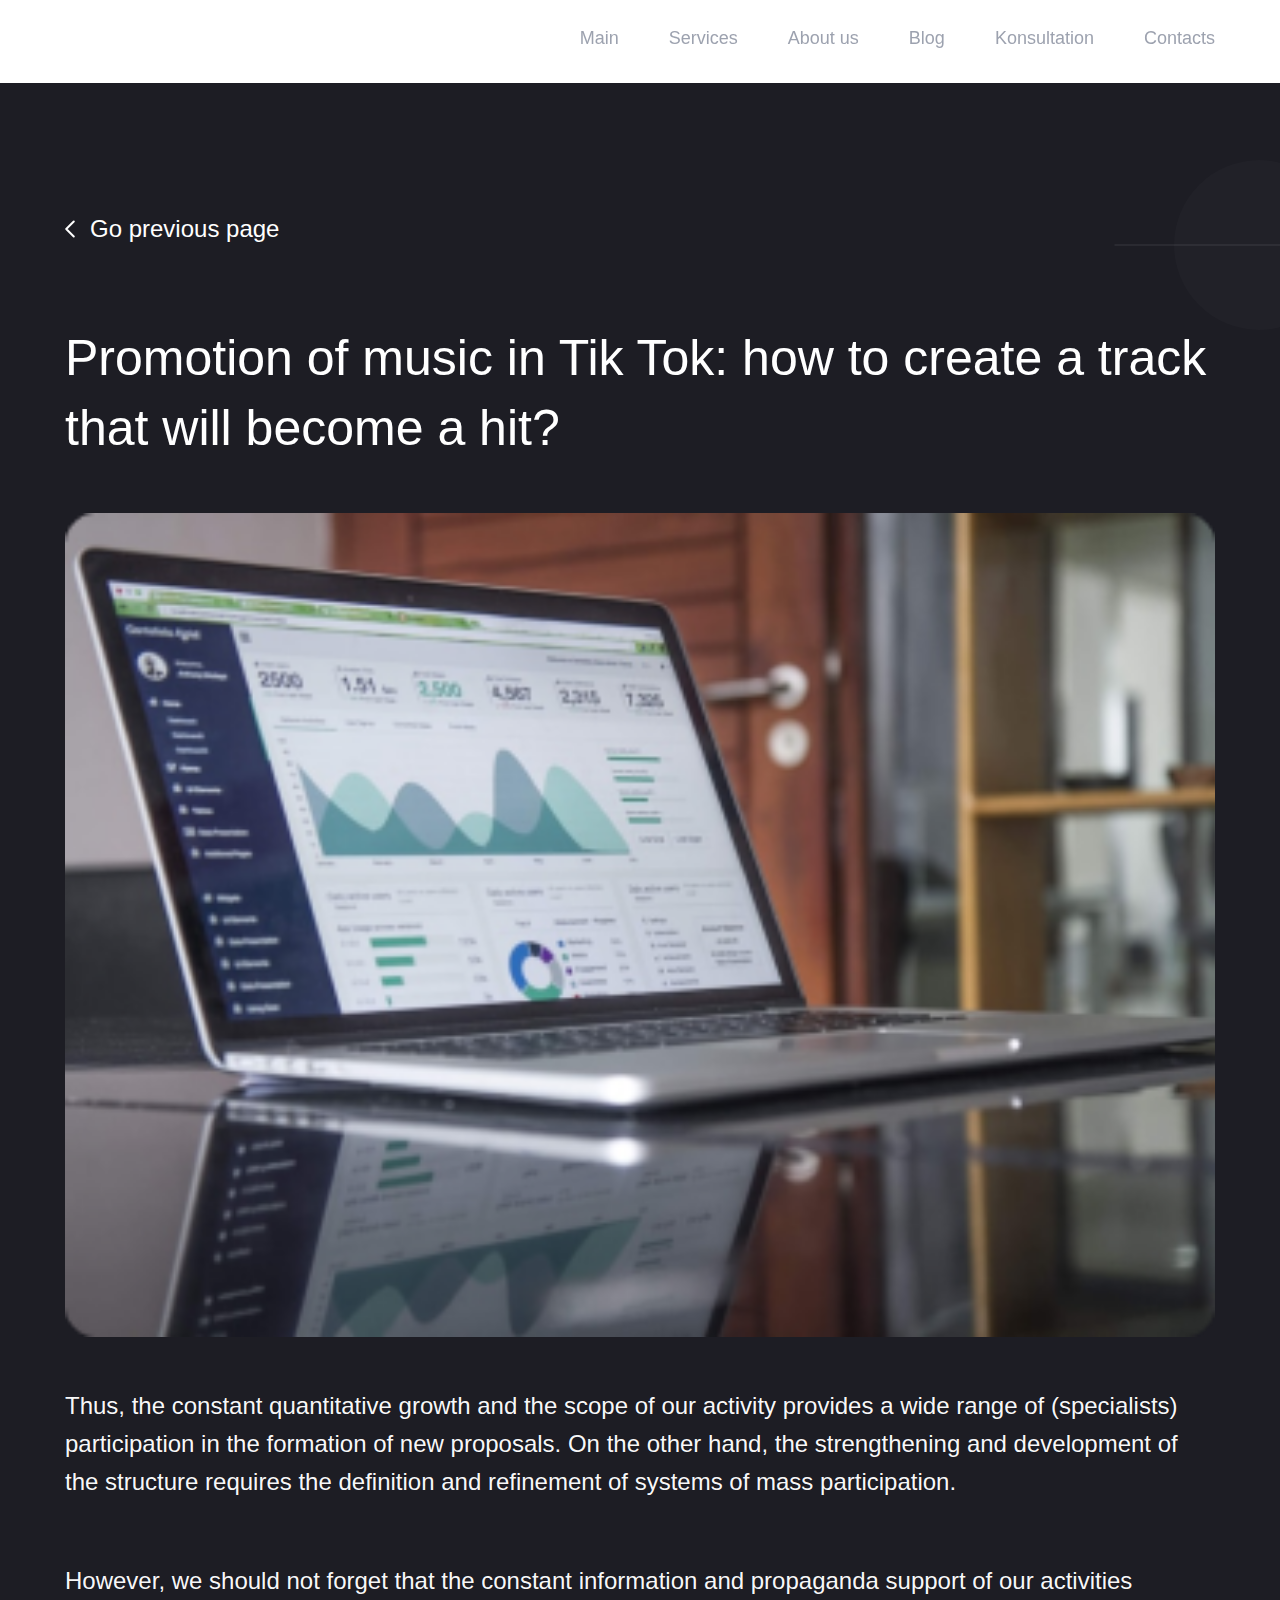
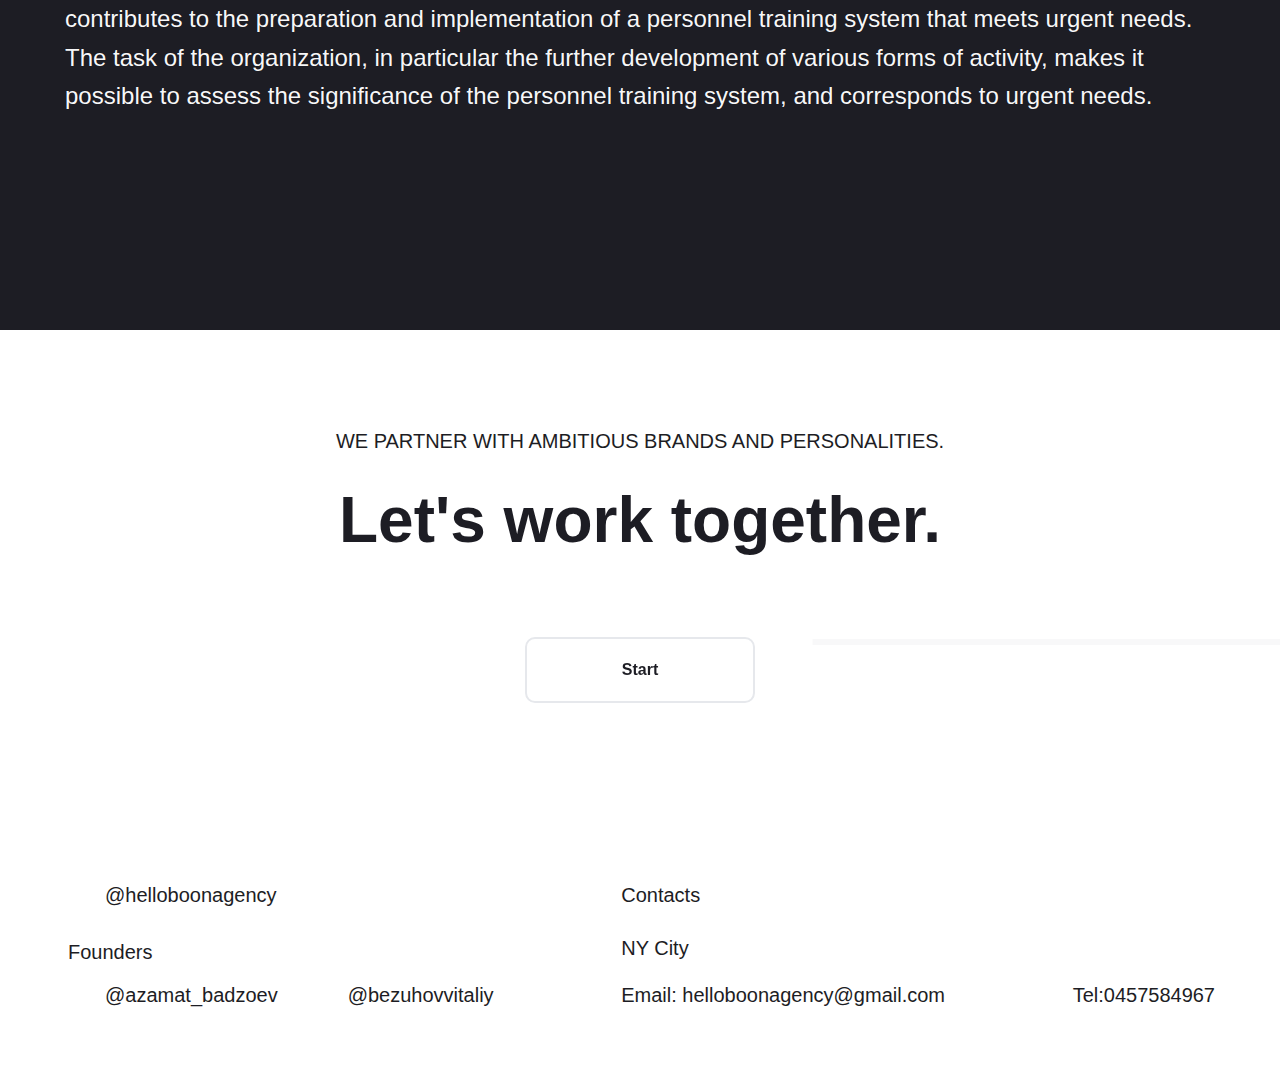
<file: about_post.html>
<!DOCTYPE html><html lang="en"><head><meta charset="UTF-8"><meta http-equiv="X-UA-Compatible" content="IE=edge"><meta name="viewport" content="width=device-width,initial-scale=1"><title>Boon - post</title><link rel="apple-touch-icon" sizes="57x57" href="img/apple-icon-57x57.png"><link rel="apple-touch-icon" sizes="60x60" href="img/apple-icon-60x60.png"><link rel="apple-touch-icon" sizes="72x72" href="img/apple-icon-72x72.png"><link rel="apple-touch-icon" sizes="76x76" href="img/apple-icon-76x76.png"><link rel="apple-touch-icon" sizes="114x114" href="img/apple-icon-114x114.png"><link rel="apple-touch-icon" sizes="120x120" href="img/apple-icon-120x120.png"><link rel="apple-touch-icon" sizes="144x144" href="img/apple-icon-144x144.png"><link rel="apple-touch-icon" sizes="152x152" href="img/apple-icon-152x152.png"><link rel="apple-touch-icon" sizes="180x180" href="img/apple-icon-180x180.png"><link rel="icon" type="image/png" sizes="192x192" href="img/android-icon-192x192.png"><link rel="icon" type="image/png" sizes="32x32" href="img/favicon-32x32.png"><link rel="icon" type="image/png" sizes="96x96" href="img/favicon-96x96.png"><link rel="icon" type="image/png" sizes="16x16" href="img/favicon-16x16.png"><meta name="msapplication-TileColor" content="#ffffff"><meta name="msapplication-TileImage" content="img/ms-icon-144x144.png"><meta name="theme-color" content="#ffffff"><meta property="og:image" content="img/favicon.png"><meta property="og:image:secure_url" content="img/favicon.png"><link rel="stylesheet" href="css/style.min.css?_v=20220701004618"></head><body><header class="dark"><div class="container"><a href="index.html" class="logo"><svg width="119" height="29" viewBox="0 0 119 29" fill="none" xmlns="http://www.w3.org/2000/svg"><path d="M118.207 0.564697V27.5936H111.976L100.212 13.1617V27.5936H92.8325V0.564697H99.0282L110.793 14.9613V0.564697H118.207Z" fill="#1D1D24"/><path d="M74.2454 0C66.2746 0 60.2877 5.18702 59.522 12.4559H67.1795C67.8061 8.68031 70.6603 6.31616 74.2454 6.31616C78.283 6.31616 81.4505 9.35074 81.4505 14.0438C81.4505 18.7015 78.283 21.7713 74.2454 21.7713C70.6951 21.7713 67.8061 19.4072 67.1795 15.6316H59.522C60.2877 22.9358 66.2746 28.1228 74.2454 28.1228C82.7731 28.1228 89.0732 22.1948 89.0732 14.079C89.0732 5.9633 82.808 0 74.2454 0Z" fill="#1D1D24"/><path d="M49.3234 15.6669C48.6969 19.4425 45.8427 21.8066 42.2575 21.8066C38.2199 21.8066 35.0525 18.7721 35.0525 14.079C35.0525 9.42131 38.2199 6.35145 42.2575 6.35145C45.8079 6.35145 48.6969 8.7156 49.3234 12.4912H56.981C56.2152 5.18701 50.2284 0 42.2575 0C33.7298 0 27.4297 5.92802 27.4297 14.0438C27.4297 22.1595 33.7298 28.0875 42.2575 28.0875C50.2284 28.0875 56.2152 22.9005 56.981 15.5963H49.3234V15.6669Z" fill="#1D1D24"/><path d="M20.2944 13.4793C22.5917 12.2796 23.8795 10.1977 23.8795 7.62186C23.8795 3.45813 20.4336 0.564697 13.4374 0.564697H-0.207031V27.5936H14.2031C21.3734 27.5936 25.1674 24.8413 25.1674 20.1836C25.1674 16.902 23.3226 14.5732 20.2944 13.4793ZM7.2765 6.06928H12.4628C14.9689 6.06928 16.2568 6.95143 16.2568 8.64515C16.2568 10.3742 14.9689 11.2916 12.4628 11.2916H7.2765V6.06928ZM13.6114 22.0538H7.2765V16.5845H13.6114C16.1871 16.5845 17.5794 17.4666 17.5794 19.3368C17.5446 21.1716 16.1871 22.0538 13.6114 22.0538Z" fill="#1D1D24"/></svg></a><nav><a href="index.html"><span>Main</span> </a><a href="services.html"><span>Services</span> </a><a href="about_us.html"><span>About us</span> </a><a href="blog.html"><span>Blog</span> </a><a href="konsultation.html"><span>Konsultation</span> </a><a href="contacts.html"><span>Contacts</span></a></nav><div class="menu__mobile"><span></span> <span></span></div></div></header><section class="about__post"><div class="saturn__decaration"><div class="sphere"></div></div><div class="container"><a href="blog.html"><svg width="10" height="18" viewBox="0 0 10 18" fill="none" xmlns="http://www.w3.org/2000/svg"><path d="M8.75 1.5L1.25 9L8.75 16.5" stroke="white" stroke-width="2" stroke-linecap="round" stroke-linejoin="round"/></svg> <span>Go previous page</span></a><h1>Promotion of music in Tik Tok: how to create a track that will become a hit?</h1><div class="img__wrapper"><img src="img/blog__1.png" alt=""></div><div class="info__about"><p>Thus, the constant quantitative growth and the scope of our activity provides a wide range of (specialists) participation in the formation of new proposals. On the other hand, the strengthening and development of the structure requires the definition and refinement of systems of mass participation.</p><p>However, we should not forget that the constant information and propaganda support of our activities contributes to the preparation and implementation of a personnel training system that meets urgent needs. The task of the organization, in particular the further development of various forms of activity, makes it possible to assess the significance of the personnel training system, and corresponds to urgent needs.</p></div></div></section><footer class="bg__scroll"><div class="top__part"><p class="subtitle">We partner with ambitious brands and personalities.</p><p class="title">Let's work together.</p><div class="btn__wrapper"><a href="contacts.html" class="main__btn"><span>Start</span></a></div><div class="saturn__decaration"><div class="sphere"></div></div></div><div class="container"><div class="col__socials"><a href="#" class="instagram"><img src="img/svgicons/insta.svg" alt=""> <span>@helloboonagency</span></a><p>Founders</p><div class="ceo__founders"><a href="#" class="instagram"><img src="img/svgicons/insta.svg" alt=""> <span>@azamat_badzoev</span> </a><a href="#" class="instagram"><img src="img/svgicons/insta.svg" alt=""> <span>@bezuhovvitaliy</span></a></div></div><div class="contacts"><p>Contacts</p><p class="city">NY City</p><a href="#">Email: helloboonagency@gmail.com</a></div><div class="tel"><a href="#"><span>Tel:0457584967</span></a></div></div></footer><script src="libs/jquery.min.js?_v=20220701004618"></script><script src="js/app.min.js?_v=20220701004618"></script></body></html>
</file>
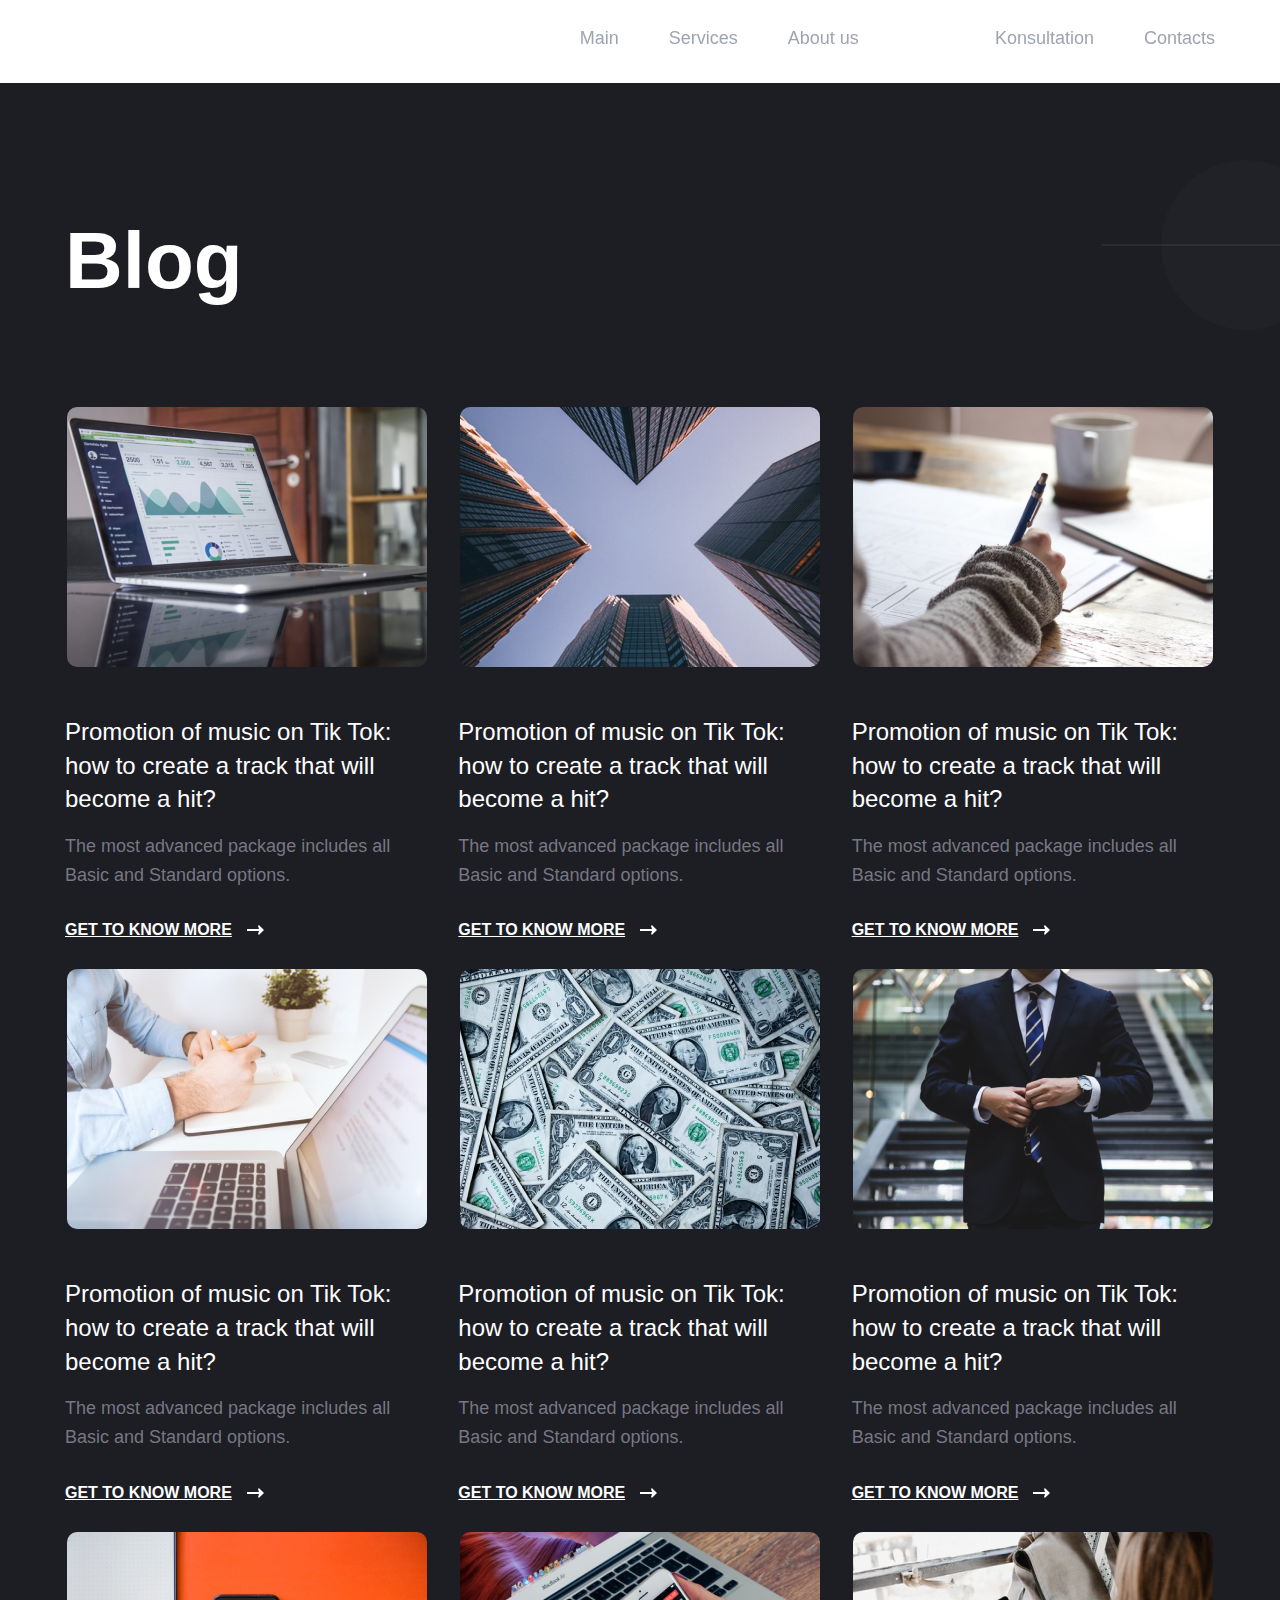
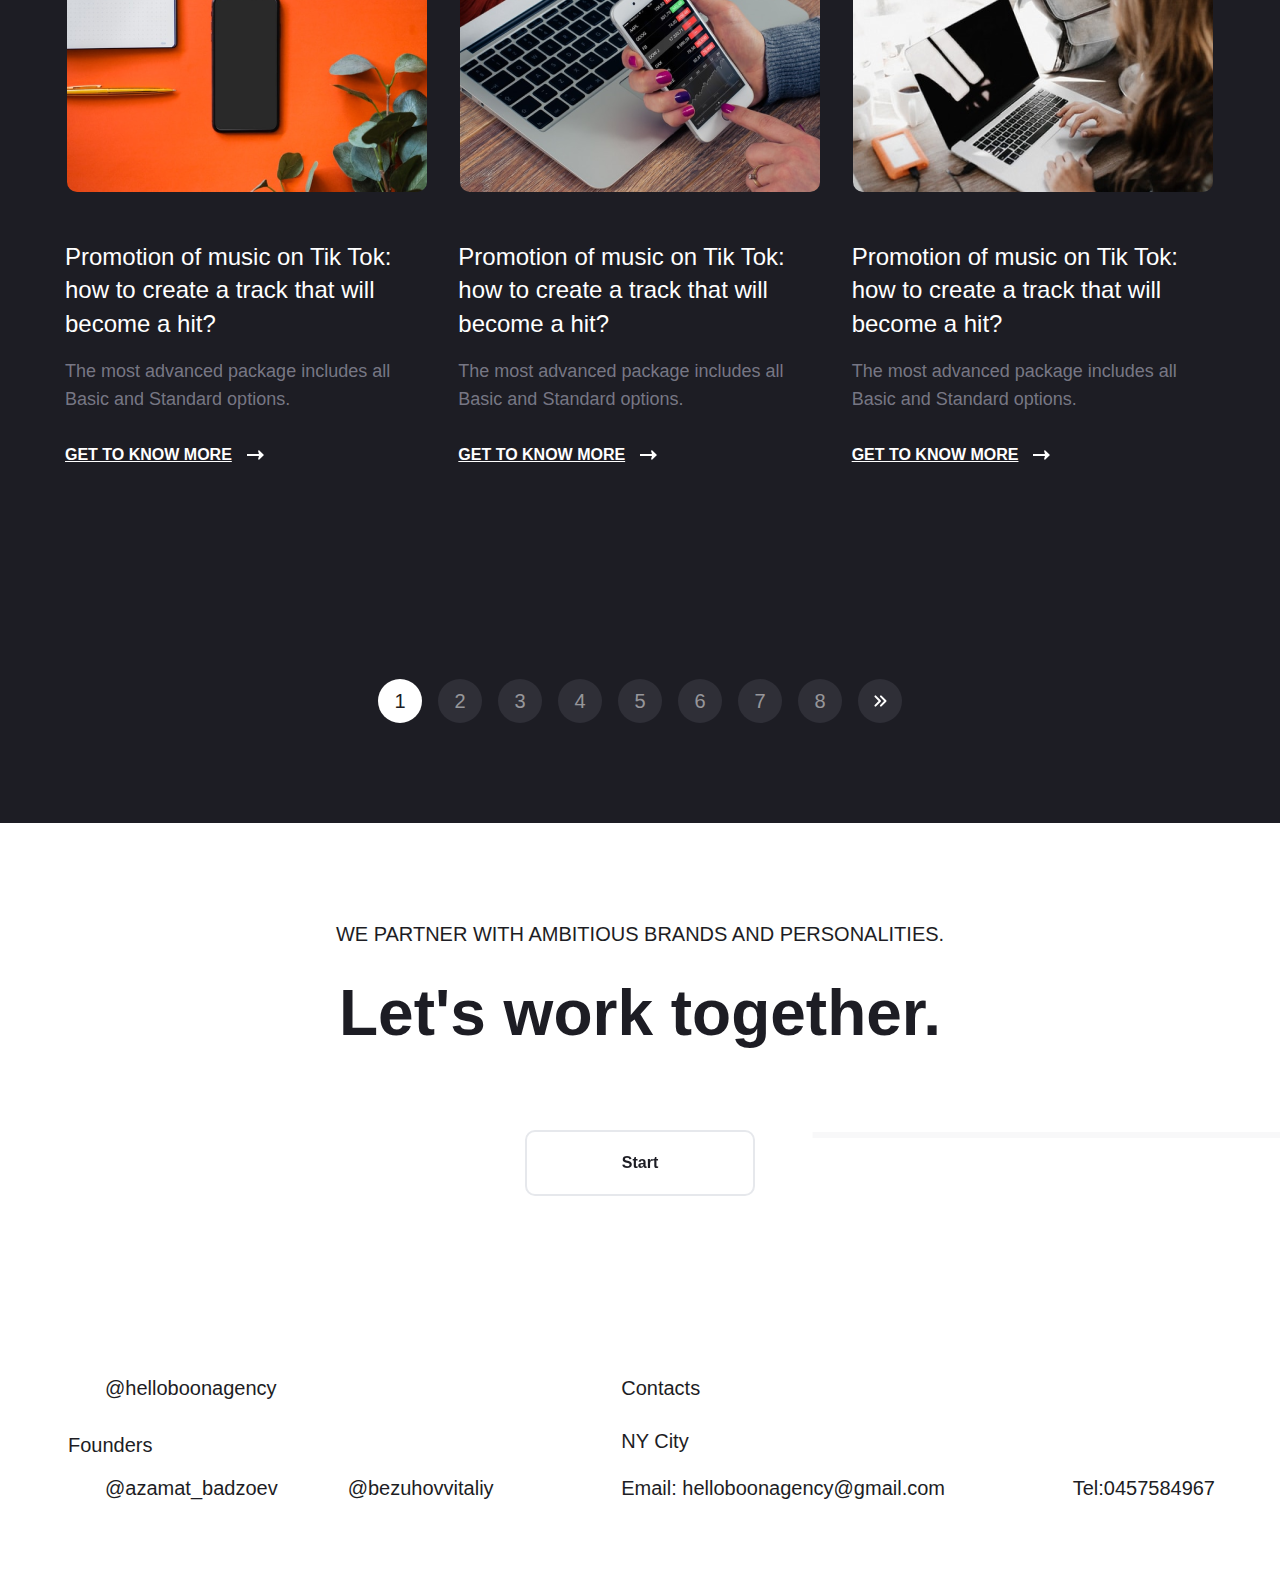
<file: blog.html>
<!DOCTYPE html><html lang="en"><head><meta charset="UTF-8"><meta http-equiv="X-UA-Compatible" content="IE=edge"><meta name="viewport" content="width=device-width,initial-scale=1"><title>Boon - blog</title><link rel="apple-touch-icon" sizes="57x57" href="img/apple-icon-57x57.png"><link rel="apple-touch-icon" sizes="60x60" href="img/apple-icon-60x60.png"><link rel="apple-touch-icon" sizes="72x72" href="img/apple-icon-72x72.png"><link rel="apple-touch-icon" sizes="76x76" href="img/apple-icon-76x76.png"><link rel="apple-touch-icon" sizes="114x114" href="img/apple-icon-114x114.png"><link rel="apple-touch-icon" sizes="120x120" href="img/apple-icon-120x120.png"><link rel="apple-touch-icon" sizes="144x144" href="img/apple-icon-144x144.png"><link rel="apple-touch-icon" sizes="152x152" href="img/apple-icon-152x152.png"><link rel="apple-touch-icon" sizes="180x180" href="img/apple-icon-180x180.png"><link rel="icon" type="image/png" sizes="192x192" href="img/android-icon-192x192.png"><link rel="icon" type="image/png" sizes="32x32" href="img/favicon-32x32.png"><link rel="icon" type="image/png" sizes="96x96" href="img/favicon-96x96.png"><link rel="icon" type="image/png" sizes="16x16" href="img/favicon-16x16.png"><meta name="msapplication-TileColor" content="#ffffff"><meta name="msapplication-TileImage" content="img/ms-icon-144x144.png"><meta name="theme-color" content="#ffffff"><meta property="og:image" content="img/favicon.png"><meta property="og:image:secure_url" content="img/favicon.png"><link rel="stylesheet" href="css/style.min.css?_v=20220701004618"></head><body><header class="dark"><div class="container"><a href="index.html" class="logo"><svg width="119" height="29" viewBox="0 0 119 29" fill="none" xmlns="http://www.w3.org/2000/svg"><path d="M118.207 0.564697V27.5936H111.976L100.212 13.1617V27.5936H92.8325V0.564697H99.0282L110.793 14.9613V0.564697H118.207Z" fill="#1D1D24"/><path d="M74.2454 0C66.2746 0 60.2877 5.18702 59.522 12.4559H67.1795C67.8061 8.68031 70.6603 6.31616 74.2454 6.31616C78.283 6.31616 81.4505 9.35074 81.4505 14.0438C81.4505 18.7015 78.283 21.7713 74.2454 21.7713C70.6951 21.7713 67.8061 19.4072 67.1795 15.6316H59.522C60.2877 22.9358 66.2746 28.1228 74.2454 28.1228C82.7731 28.1228 89.0732 22.1948 89.0732 14.079C89.0732 5.9633 82.808 0 74.2454 0Z" fill="#1D1D24"/><path d="M49.3234 15.6669C48.6969 19.4425 45.8427 21.8066 42.2575 21.8066C38.2199 21.8066 35.0525 18.7721 35.0525 14.079C35.0525 9.42131 38.2199 6.35145 42.2575 6.35145C45.8079 6.35145 48.6969 8.7156 49.3234 12.4912H56.981C56.2152 5.18701 50.2284 0 42.2575 0C33.7298 0 27.4297 5.92802 27.4297 14.0438C27.4297 22.1595 33.7298 28.0875 42.2575 28.0875C50.2284 28.0875 56.2152 22.9005 56.981 15.5963H49.3234V15.6669Z" fill="#1D1D24"/><path d="M20.2944 13.4793C22.5917 12.2796 23.8795 10.1977 23.8795 7.62186C23.8795 3.45813 20.4336 0.564697 13.4374 0.564697H-0.207031V27.5936H14.2031C21.3734 27.5936 25.1674 24.8413 25.1674 20.1836C25.1674 16.902 23.3226 14.5732 20.2944 13.4793ZM7.2765 6.06928H12.4628C14.9689 6.06928 16.2568 6.95143 16.2568 8.64515C16.2568 10.3742 14.9689 11.2916 12.4628 11.2916H7.2765V6.06928ZM13.6114 22.0538H7.2765V16.5845H13.6114C16.1871 16.5845 17.5794 17.4666 17.5794 19.3368C17.5446 21.1716 16.1871 22.0538 13.6114 22.0538Z" fill="#1D1D24"/></svg></a><nav><a href="index.html"><span>Main</span> </a><a href="services.html"><span>Services</span> </a><a href="about_us.html"><span>About us</span> </a><a href="blog.html"><span>Blog</span> </a><a href="konsultation.html"><span>Konsultation</span> </a><a href="contacts.html"><span>Contacts</span></a></nav><div class="menu__mobile"><span></span> <span></span></div></div></header><section class="blog"><div class="saturn__decaration"><div class="sphere"></div></div><div class="container"><h1>Blog</h1><div class="posts__inner"><article class="post__card"><div class="post__card__header"><img src="img/blog__1.png" alt=""></div><div class="info"><h2>Promotion of music on Tik Tok: how to create a track that will become a hit?</h2><p>The most advanced package includes all Basic and Standard options.</p><a href="blog.html"><span>Get to know more</span> <svg width="17" height="10" viewBox="0 0 17 10" fill="none" xmlns="http://www.w3.org/2000/svg"><path d="M11.8151 0C11.6099 0.197392 11.4472 0.431799 11.3361 0.689819C11.2251 0.947838 11.168 1.22441 11.168 1.50372C11.168 1.78303 11.2251 2.0596 11.3361 2.31762C11.4472 2.57564 11.6099 2.81005 11.8151 3.00744C11.8926 3.08526 11.9448 3.18323 11.9652 3.28928C11.9856 3.39532 11.9733 3.5048 11.9299 3.60422C11.8866 3.70364 11.8139 3.78866 11.721 3.84879C11.628 3.90892 11.5188 3.94153 11.4069 3.94261H0V6.06801H11.4069C11.5188 6.06909 11.628 6.10171 11.721 6.16184C11.8139 6.22197 11.8866 6.30698 11.9299 6.40641C11.9733 6.50583 11.9856 6.61531 11.9652 6.72135C11.9448 6.8274 11.8926 6.92537 11.8151 7.00319C11.4041 7.40141 11.1735 7.94009 11.1735 8.50159C11.1735 9.06309 11.4041 9.60178 11.8151 10L17 5.00531L11.8151 0Z" fill="#1D1D24"/></svg></a></div></article><article class="post__card"><div class="post__card__header"><img src="img/blog__2.png" alt=""></div><div class="info"><h2>Promotion of music on Tik Tok: how to create a track that will become a hit?</h2><p>The most advanced package includes all Basic and Standard options.</p><a href="about_post.html"><span>Get to know more</span> <svg width="17" height="10" viewBox="0 0 17 10" fill="none" xmlns="http://www.w3.org/2000/svg"><path d="M11.8151 0C11.6099 0.197392 11.4472 0.431799 11.3361 0.689819C11.2251 0.947838 11.168 1.22441 11.168 1.50372C11.168 1.78303 11.2251 2.0596 11.3361 2.31762C11.4472 2.57564 11.6099 2.81005 11.8151 3.00744C11.8926 3.08526 11.9448 3.18323 11.9652 3.28928C11.9856 3.39532 11.9733 3.5048 11.9299 3.60422C11.8866 3.70364 11.8139 3.78866 11.721 3.84879C11.628 3.90892 11.5188 3.94153 11.4069 3.94261H0V6.06801H11.4069C11.5188 6.06909 11.628 6.10171 11.721 6.16184C11.8139 6.22197 11.8866 6.30698 11.9299 6.40641C11.9733 6.50583 11.9856 6.61531 11.9652 6.72135C11.9448 6.8274 11.8926 6.92537 11.8151 7.00319C11.4041 7.40141 11.1735 7.94009 11.1735 8.50159C11.1735 9.06309 11.4041 9.60178 11.8151 10L17 5.00531L11.8151 0Z" fill="#1D1D24"/></svg></a></div></article><article class="post__card"><div class="post__card__header"><img src="img/blog__3.png" alt=""></div><div class="info"><h2>Promotion of music on Tik Tok: how to create a track that will become a hit?</h2><p>The most advanced package includes all Basic and Standard options.</p><a href="about_post.html"><span>Get to know more</span> <svg width="17" height="10" viewBox="0 0 17 10" fill="none" xmlns="http://www.w3.org/2000/svg"><path d="M11.8151 0C11.6099 0.197392 11.4472 0.431799 11.3361 0.689819C11.2251 0.947838 11.168 1.22441 11.168 1.50372C11.168 1.78303 11.2251 2.0596 11.3361 2.31762C11.4472 2.57564 11.6099 2.81005 11.8151 3.00744C11.8926 3.08526 11.9448 3.18323 11.9652 3.28928C11.9856 3.39532 11.9733 3.5048 11.9299 3.60422C11.8866 3.70364 11.8139 3.78866 11.721 3.84879C11.628 3.90892 11.5188 3.94153 11.4069 3.94261H0V6.06801H11.4069C11.5188 6.06909 11.628 6.10171 11.721 6.16184C11.8139 6.22197 11.8866 6.30698 11.9299 6.40641C11.9733 6.50583 11.9856 6.61531 11.9652 6.72135C11.9448 6.8274 11.8926 6.92537 11.8151 7.00319C11.4041 7.40141 11.1735 7.94009 11.1735 8.50159C11.1735 9.06309 11.4041 9.60178 11.8151 10L17 5.00531L11.8151 0Z" fill="#1D1D24"/></svg></a></div></article><article class="post__card"><div class="post__card__header"><img src="img/blog__4.png" alt=""></div><div class="info"><h2>Promotion of music on Tik Tok: how to create a track that will become a hit?</h2><p>The most advanced package includes all Basic and Standard options.</p><a href="about_post.html"><span>Get to know more</span> <svg width="17" height="10" viewBox="0 0 17 10" fill="none" xmlns="http://www.w3.org/2000/svg"><path d="M11.8151 0C11.6099 0.197392 11.4472 0.431799 11.3361 0.689819C11.2251 0.947838 11.168 1.22441 11.168 1.50372C11.168 1.78303 11.2251 2.0596 11.3361 2.31762C11.4472 2.57564 11.6099 2.81005 11.8151 3.00744C11.8926 3.08526 11.9448 3.18323 11.9652 3.28928C11.9856 3.39532 11.9733 3.5048 11.9299 3.60422C11.8866 3.70364 11.8139 3.78866 11.721 3.84879C11.628 3.90892 11.5188 3.94153 11.4069 3.94261H0V6.06801H11.4069C11.5188 6.06909 11.628 6.10171 11.721 6.16184C11.8139 6.22197 11.8866 6.30698 11.9299 6.40641C11.9733 6.50583 11.9856 6.61531 11.9652 6.72135C11.9448 6.8274 11.8926 6.92537 11.8151 7.00319C11.4041 7.40141 11.1735 7.94009 11.1735 8.50159C11.1735 9.06309 11.4041 9.60178 11.8151 10L17 5.00531L11.8151 0Z" fill="#1D1D24"/></svg></a></div></article><article class="post__card"><div class="post__card__header"><img src="img/blog__5.png" alt=""></div><div class="info"><h2>Promotion of music on Tik Tok: how to create a track that will become a hit?</h2><p>The most advanced package includes all Basic and Standard options.</p><a href="about_post.html"><span>Get to know more</span> <svg width="17" height="10" viewBox="0 0 17 10" fill="none" xmlns="http://www.w3.org/2000/svg"><path d="M11.8151 0C11.6099 0.197392 11.4472 0.431799 11.3361 0.689819C11.2251 0.947838 11.168 1.22441 11.168 1.50372C11.168 1.78303 11.2251 2.0596 11.3361 2.31762C11.4472 2.57564 11.6099 2.81005 11.8151 3.00744C11.8926 3.08526 11.9448 3.18323 11.9652 3.28928C11.9856 3.39532 11.9733 3.5048 11.9299 3.60422C11.8866 3.70364 11.8139 3.78866 11.721 3.84879C11.628 3.90892 11.5188 3.94153 11.4069 3.94261H0V6.06801H11.4069C11.5188 6.06909 11.628 6.10171 11.721 6.16184C11.8139 6.22197 11.8866 6.30698 11.9299 6.40641C11.9733 6.50583 11.9856 6.61531 11.9652 6.72135C11.9448 6.8274 11.8926 6.92537 11.8151 7.00319C11.4041 7.40141 11.1735 7.94009 11.1735 8.50159C11.1735 9.06309 11.4041 9.60178 11.8151 10L17 5.00531L11.8151 0Z" fill="#1D1D24"/></svg></a></div></article><article class="post__card"><div class="post__card__header"><img src="img/blog__6.png" alt=""></div><div class="info"><h2>Promotion of music on Tik Tok: how to create a track that will become a hit?</h2><p>The most advanced package includes all Basic and Standard options.</p><a href="about_post.html"><span>Get to know more</span> <svg width="17" height="10" viewBox="0 0 17 10" fill="none" xmlns="http://www.w3.org/2000/svg"><path d="M11.8151 0C11.6099 0.197392 11.4472 0.431799 11.3361 0.689819C11.2251 0.947838 11.168 1.22441 11.168 1.50372C11.168 1.78303 11.2251 2.0596 11.3361 2.31762C11.4472 2.57564 11.6099 2.81005 11.8151 3.00744C11.8926 3.08526 11.9448 3.18323 11.9652 3.28928C11.9856 3.39532 11.9733 3.5048 11.9299 3.60422C11.8866 3.70364 11.8139 3.78866 11.721 3.84879C11.628 3.90892 11.5188 3.94153 11.4069 3.94261H0V6.06801H11.4069C11.5188 6.06909 11.628 6.10171 11.721 6.16184C11.8139 6.22197 11.8866 6.30698 11.9299 6.40641C11.9733 6.50583 11.9856 6.61531 11.9652 6.72135C11.9448 6.8274 11.8926 6.92537 11.8151 7.00319C11.4041 7.40141 11.1735 7.94009 11.1735 8.50159C11.1735 9.06309 11.4041 9.60178 11.8151 10L17 5.00531L11.8151 0Z" fill="#1D1D24"/></svg></a></div></article><article class="post__card"><div class="post__card__header"><img src="img/orange__phone.png" alt=""></div><div class="info"><h2>Promotion of music on Tik Tok: how to create a track that will become a hit?</h2><p>The most advanced package includes all Basic and Standard options.</p><a href="about_post.html"><span>Get to know more</span> <svg width="17" height="10" viewBox="0 0 17 10" fill="none" xmlns="http://www.w3.org/2000/svg"><path d="M11.8151 0C11.6099 0.197392 11.4472 0.431799 11.3361 0.689819C11.2251 0.947838 11.168 1.22441 11.168 1.50372C11.168 1.78303 11.2251 2.0596 11.3361 2.31762C11.4472 2.57564 11.6099 2.81005 11.8151 3.00744C11.8926 3.08526 11.9448 3.18323 11.9652 3.28928C11.9856 3.39532 11.9733 3.5048 11.9299 3.60422C11.8866 3.70364 11.8139 3.78866 11.721 3.84879C11.628 3.90892 11.5188 3.94153 11.4069 3.94261H0V6.06801H11.4069C11.5188 6.06909 11.628 6.10171 11.721 6.16184C11.8139 6.22197 11.8866 6.30698 11.9299 6.40641C11.9733 6.50583 11.9856 6.61531 11.9652 6.72135C11.9448 6.8274 11.8926 6.92537 11.8151 7.00319C11.4041 7.40141 11.1735 7.94009 11.1735 8.50159C11.1735 9.06309 11.4041 9.60178 11.8151 10L17 5.00531L11.8151 0Z" fill="#1D1D24"/></svg></a></div></article><article class="post__card"><div class="post__card__header"><img src="img/iphonepng.png" alt=""></div><div class="info"><h2>Promotion of music on Tik Tok: how to create a track that will become a hit?</h2><p>The most advanced package includes all Basic and Standard options.</p><a href="about_post.html"><span>Get to know more</span> <svg width="17" height="10" viewBox="0 0 17 10" fill="none" xmlns="http://www.w3.org/2000/svg"><path d="M11.8151 0C11.6099 0.197392 11.4472 0.431799 11.3361 0.689819C11.2251 0.947838 11.168 1.22441 11.168 1.50372C11.168 1.78303 11.2251 2.0596 11.3361 2.31762C11.4472 2.57564 11.6099 2.81005 11.8151 3.00744C11.8926 3.08526 11.9448 3.18323 11.9652 3.28928C11.9856 3.39532 11.9733 3.5048 11.9299 3.60422C11.8866 3.70364 11.8139 3.78866 11.721 3.84879C11.628 3.90892 11.5188 3.94153 11.4069 3.94261H0V6.06801H11.4069C11.5188 6.06909 11.628 6.10171 11.721 6.16184C11.8139 6.22197 11.8866 6.30698 11.9299 6.40641C11.9733 6.50583 11.9856 6.61531 11.9652 6.72135C11.9448 6.8274 11.8926 6.92537 11.8151 7.00319C11.4041 7.40141 11.1735 7.94009 11.1735 8.50159C11.1735 9.06309 11.4041 9.60178 11.8151 10L17 5.00531L11.8151 0Z" fill="#1D1D24"/></svg></a></div></article><article class="post__card"><div class="post__card__header"><img src="img/laptop__work.png" alt=""></div><div class="info"><h2>Promotion of music on Tik Tok: how to create a track that will become a hit?</h2><p>The most advanced package includes all Basic and Standard options.</p><a href="about_post.html"><span>Get to know more</span> <svg width="17" height="10" viewBox="0 0 17 10" fill="none" xmlns="http://www.w3.org/2000/svg"><path d="M11.8151 0C11.6099 0.197392 11.4472 0.431799 11.3361 0.689819C11.2251 0.947838 11.168 1.22441 11.168 1.50372C11.168 1.78303 11.2251 2.0596 11.3361 2.31762C11.4472 2.57564 11.6099 2.81005 11.8151 3.00744C11.8926 3.08526 11.9448 3.18323 11.9652 3.28928C11.9856 3.39532 11.9733 3.5048 11.9299 3.60422C11.8866 3.70364 11.8139 3.78866 11.721 3.84879C11.628 3.90892 11.5188 3.94153 11.4069 3.94261H0V6.06801H11.4069C11.5188 6.06909 11.628 6.10171 11.721 6.16184C11.8139 6.22197 11.8866 6.30698 11.9299 6.40641C11.9733 6.50583 11.9856 6.61531 11.9652 6.72135C11.9448 6.8274 11.8926 6.92537 11.8151 7.00319C11.4041 7.40141 11.1735 7.94009 11.1735 8.50159C11.1735 9.06309 11.4041 9.60178 11.8151 10L17 5.00531L11.8151 0Z" fill="#1D1D24"/></svg></a></div></article></div></div></section><section class="switch__btns"><div class="container"><ul class="switch__wrapper"><li class="active">1</li><li>2</li><li>3</li><li>4</li><li>5</li><li>6</li><li>7</li><li>8</li><li><svg width="22" height="22" viewBox="0 0 22 22" fill="none" xmlns="http://www.w3.org/2000/svg"><path d="M6.41656 6.41664L10.9999 11L6.41656 15.5833" stroke="white" stroke-width="2" stroke-linecap="round" stroke-linejoin="round"/><path d="M11.9166 6.41664L16.4999 11L11.9166 15.5833" stroke="white" stroke-width="2" stroke-linecap="round" stroke-linejoin="round"/></svg></li></ul></div></section><footer class="bg__scroll"><div class="top__part"><p class="subtitle">We partner with ambitious brands and personalities.</p><p class="title">Let's work together.</p><div class="btn__wrapper"><a href="contacts.html" class="main__btn"><span>Start</span></a></div><div class="saturn__decaration"><div class="sphere"></div></div></div><div class="container"><div class="col__socials"><a href="#" class="instagram"><img src="img/svgicons/insta.svg" alt=""> <span>@helloboonagency</span></a><p>Founders</p><div class="ceo__founders"><a href="#" class="instagram"><img src="img/svgicons/insta.svg" alt=""> <span>@azamat_badzoev</span> </a><a href="#" class="instagram"><img src="img/svgicons/insta.svg" alt=""> <span>@bezuhovvitaliy</span></a></div></div><div class="contacts"><p>Contacts</p><p class="city">NY City</p><a href="#">Email: helloboonagency@gmail.com</a></div><div class="tel"><a href="#"><span>Tel:0457584967</span></a></div></div></footer><script src="libs/jquery.min.js?_v=20220701004618"></script><script src="js/app.min.js?_v=20220701004618"></script></body></html>
</file>
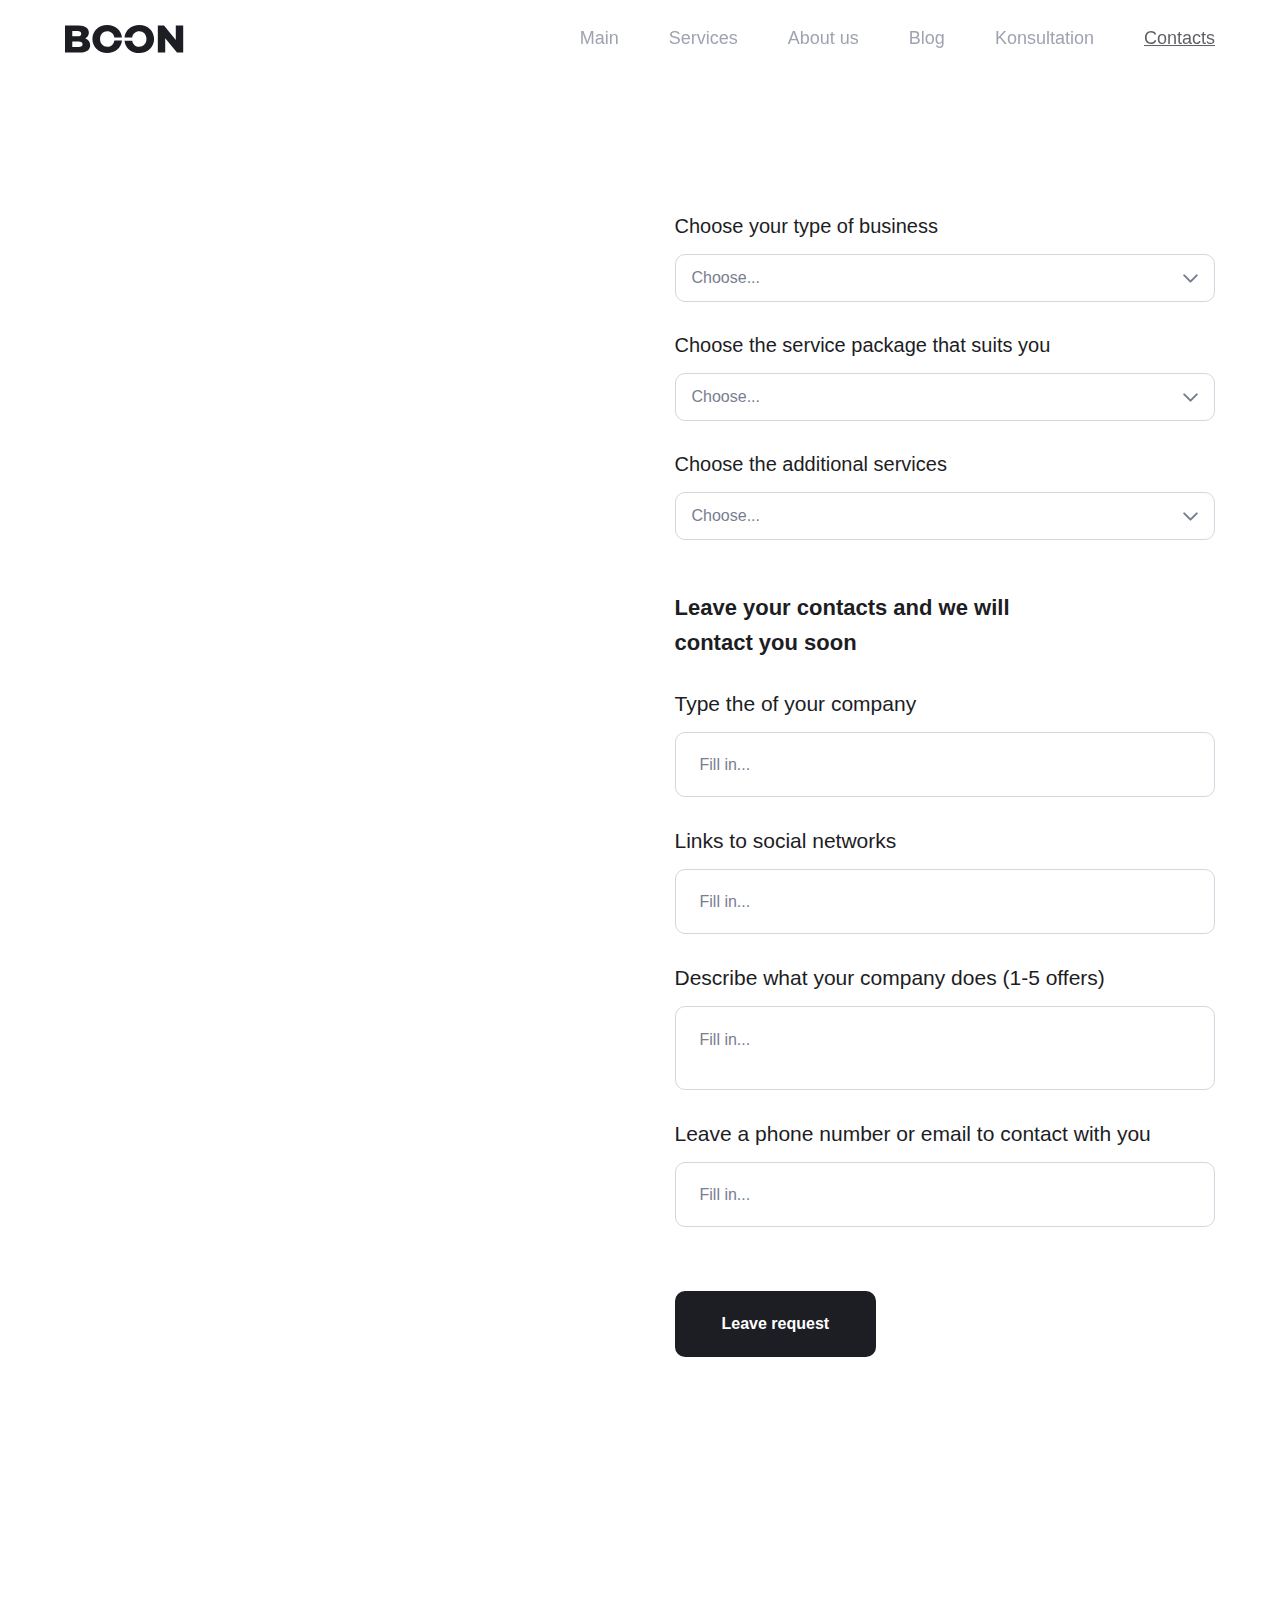
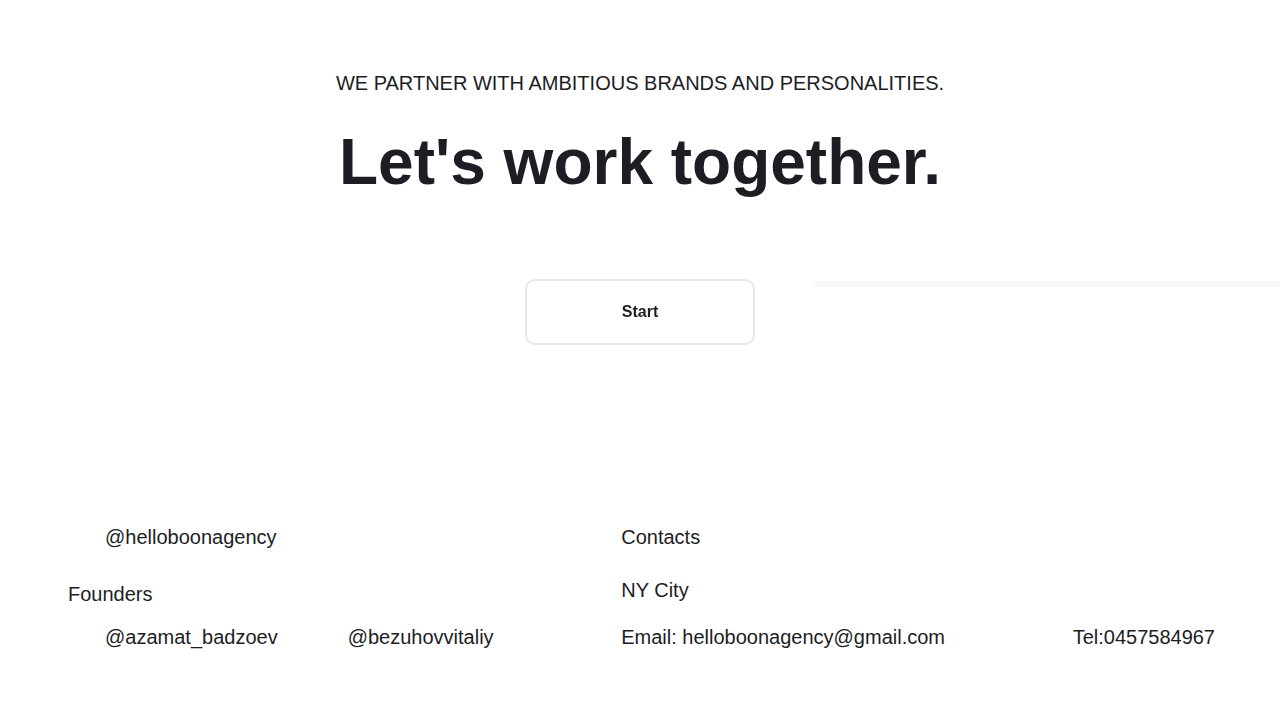
<file: contacts.html>
<!DOCTYPE html><html lang="en"><head><meta charset="UTF-8"><meta http-equiv="X-UA-Compatible" content="IE=edge"><meta name="viewport" content="width=device-width,initial-scale=1"><title>Boon - contacts</title><link rel="apple-touch-icon" sizes="57x57" href="img/apple-icon-57x57.png"><link rel="apple-touch-icon" sizes="60x60" href="img/apple-icon-60x60.png"><link rel="apple-touch-icon" sizes="72x72" href="img/apple-icon-72x72.png"><link rel="apple-touch-icon" sizes="76x76" href="img/apple-icon-76x76.png"><link rel="apple-touch-icon" sizes="114x114" href="img/apple-icon-114x114.png"><link rel="apple-touch-icon" sizes="120x120" href="img/apple-icon-120x120.png"><link rel="apple-touch-icon" sizes="144x144" href="img/apple-icon-144x144.png"><link rel="apple-touch-icon" sizes="152x152" href="img/apple-icon-152x152.png"><link rel="apple-touch-icon" sizes="180x180" href="img/apple-icon-180x180.png"><link rel="icon" type="image/png" sizes="192x192" href="img/android-icon-192x192.png"><link rel="icon" type="image/png" sizes="32x32" href="img/favicon-32x32.png"><link rel="icon" type="image/png" sizes="96x96" href="img/favicon-96x96.png"><link rel="icon" type="image/png" sizes="16x16" href="img/favicon-16x16.png"><meta name="msapplication-TileColor" content="#ffffff"><meta name="msapplication-TileImage" content="img/ms-icon-144x144.png"><meta name="theme-color" content="#ffffff"><meta property="og:image" content="img/favicon.png"><meta property="og:image:secure_url" content="img/favicon.png"><link rel="stylesheet" href="css/style.min.css?_v=20220701004618"></head><body><header class="header"><div class="container"><a href="index.html" class="logo"><svg width="119" height="29" viewBox="0 0 119 29" fill="none" xmlns="http://www.w3.org/2000/svg"><path d="M118.207 0.564697V27.5936H111.976L100.212 13.1617V27.5936H92.8325V0.564697H99.0282L110.793 14.9613V0.564697H118.207Z" fill="#1D1D24"/><path d="M74.2454 0C66.2746 0 60.2877 5.18702 59.522 12.4559H67.1795C67.8061 8.68031 70.6603 6.31616 74.2454 6.31616C78.283 6.31616 81.4505 9.35074 81.4505 14.0438C81.4505 18.7015 78.283 21.7713 74.2454 21.7713C70.6951 21.7713 67.8061 19.4072 67.1795 15.6316H59.522C60.2877 22.9358 66.2746 28.1228 74.2454 28.1228C82.7731 28.1228 89.0732 22.1948 89.0732 14.079C89.0732 5.9633 82.808 0 74.2454 0Z" fill="#1D1D24"/><path d="M49.3234 15.6669C48.6969 19.4425 45.8427 21.8066 42.2575 21.8066C38.2199 21.8066 35.0525 18.7721 35.0525 14.079C35.0525 9.42131 38.2199 6.35145 42.2575 6.35145C45.8079 6.35145 48.6969 8.7156 49.3234 12.4912H56.981C56.2152 5.18701 50.2284 0 42.2575 0C33.7298 0 27.4297 5.92802 27.4297 14.0438C27.4297 22.1595 33.7298 28.0875 42.2575 28.0875C50.2284 28.0875 56.2152 22.9005 56.981 15.5963H49.3234V15.6669Z" fill="#1D1D24"/><path d="M20.2944 13.4793C22.5917 12.2796 23.8795 10.1977 23.8795 7.62186C23.8795 3.45813 20.4336 0.564697 13.4374 0.564697H-0.207031V27.5936H14.2031C21.3734 27.5936 25.1674 24.8413 25.1674 20.1836C25.1674 16.902 23.3226 14.5732 20.2944 13.4793ZM7.2765 6.06928H12.4628C14.9689 6.06928 16.2568 6.95143 16.2568 8.64515C16.2568 10.3742 14.9689 11.2916 12.4628 11.2916H7.2765V6.06928ZM13.6114 22.0538H7.2765V16.5845H13.6114C16.1871 16.5845 17.5794 17.4666 17.5794 19.3368C17.5446 21.1716 16.1871 22.0538 13.6114 22.0538Z" fill="#1D1D24"/></svg></a><nav><a href="index.html"><span>Main</span> </a><a href="services.html"><span>Services</span> </a><a href="about_us.html"><span>About us</span> </a><a href="blog.html"><span>Blog</span> </a><a href="konsultation.html"><span>Konsultation</span> </a><a href="contacts.html"><span>Contacts</span></a></nav><div class="menu__mobile"><span></span> <span></span></div></div></header><section class="contacts"><div class="container"><div class="left"><h1 class="anim__word">So, let`s get started</h1></div><div class="forms__area"><form id="form"><div class="selects__forms"><div class="field"><p class="assignment">Choose your type of business</p><div class="input__area"><div id="select-type-bussines"></div></div></div><div class="field"><p class="assignment">Choose the service package that suits you</p><div class="input__area"><div id="select-service-package"></div></div></div><div class="field"><p class="assignment">Choose the additional services</p><div class="input__area"><div id="select-additional-services"></div></div></div></div><div class="input__text__forms"><h2>Leave your contacts and we will contact you soon</h2><div class="field"><p class="assignment">Type the of your company</p><div class="input__area"><input type="text" name="company" required> <span>Fill in...</span></div></div><div class="field"><p class="assignment">Links to social networks</p><div class="input__area"><input type="text" name="media" required> <span>Fill in...</span></div></div><div class="field"><p class="assignment">Describe what your company does (1-5 offers)</p><div class="input__area"><textarea placeholder="Fill in..." name="about_company" placeholder=""></textarea></div></div><div class="field"><p class="assignment">Leave a phone number or email to contact with you</p><div class="input__area"><input type="email" name="email" required> <span>Fill in...</span></div></div></div><button type="submit">Leave request</button></form></div></div></section><footer class="bg__scroll"><div class="top__part"><p class="subtitle">We partner with ambitious brands and personalities.</p><p class="title">Let's work together.</p><div class="btn__wrapper"><a href="contacts.html" class="main__btn"><span>Start</span></a></div><div class="saturn__decaration"><div class="sphere"></div></div></div><div class="container"><div class="col__socials"><a href="#" class="instagram"><img src="img/svgicons/insta.svg" alt=""> <span>@helloboonagency</span></a><p>Founders</p><div class="ceo__founders"><a href="#" class="instagram"><img src="img/svgicons/insta.svg" alt=""> <span>@azamat_badzoev</span> </a><a href="#" class="instagram"><img src="img/svgicons/insta.svg" alt=""> <span>@bezuhovvitaliy</span></a></div></div><div class="contacts"><p>Contacts</p><p class="city">NY City</p><a href="#">Email: helloboonagency@gmail.com</a></div><div class="tel"><a href="#"><span>Tel:0457584967</span></a></div></div></footer><script src="libs/jquery.min.js?_v=20220701004618"></script><script src="js/app.min.js?_v=20220701004618"></script><script src="libs/select/select.js?_v=20220701004618"></script><script src="libs/select/index.js?_v=20220701004618"></script></body></html>
</file>
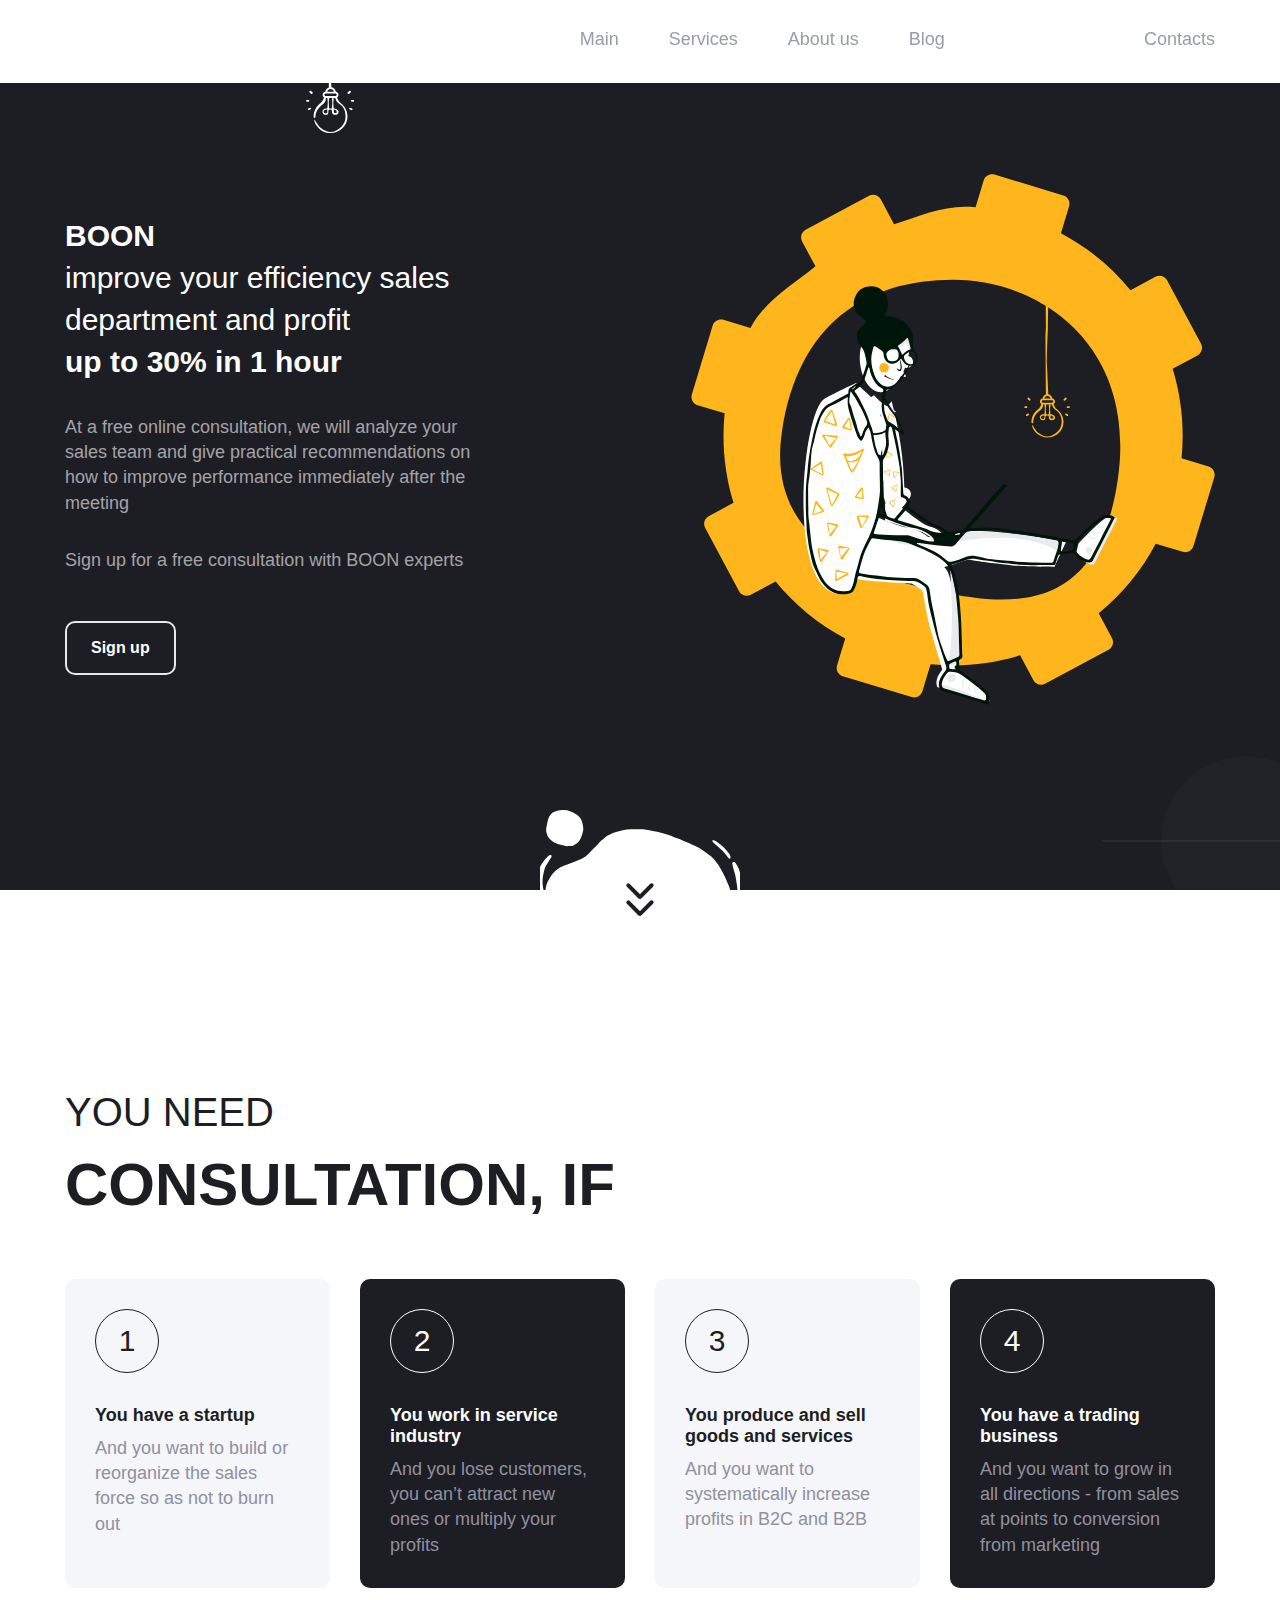
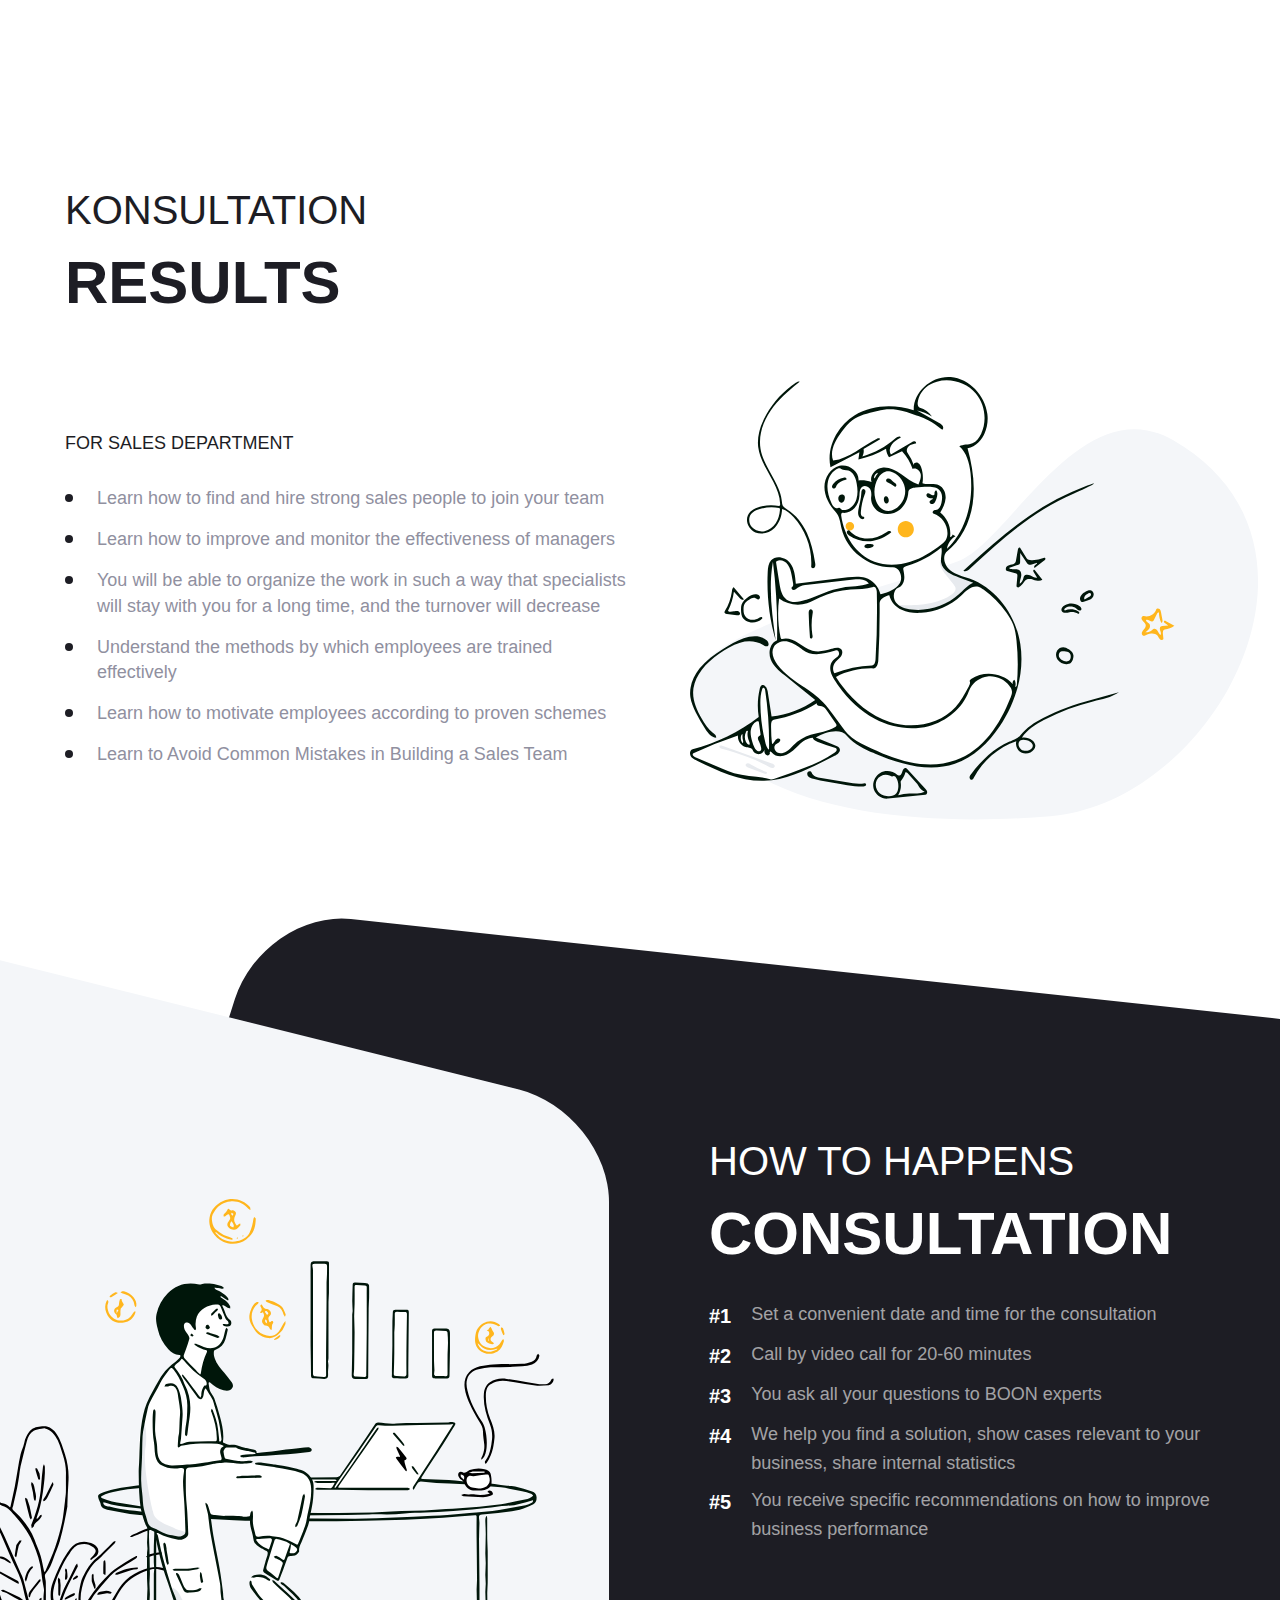
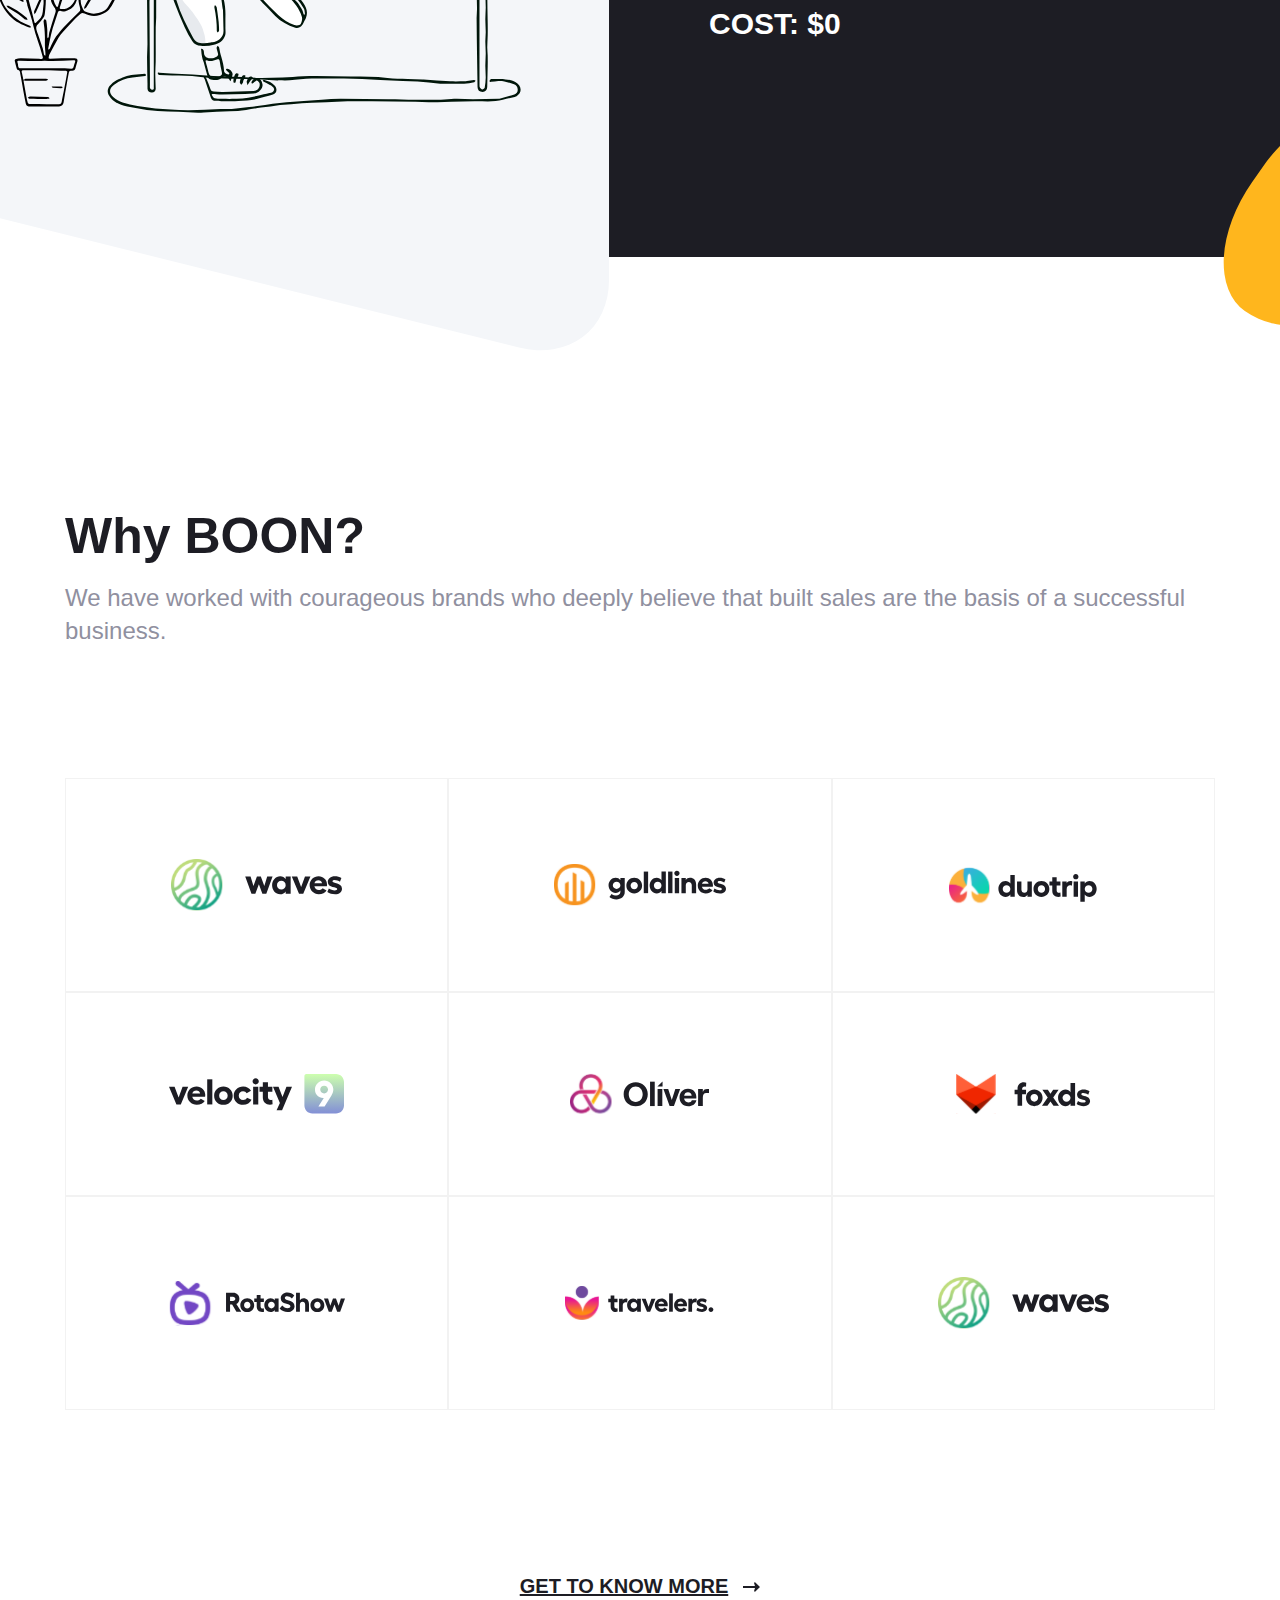
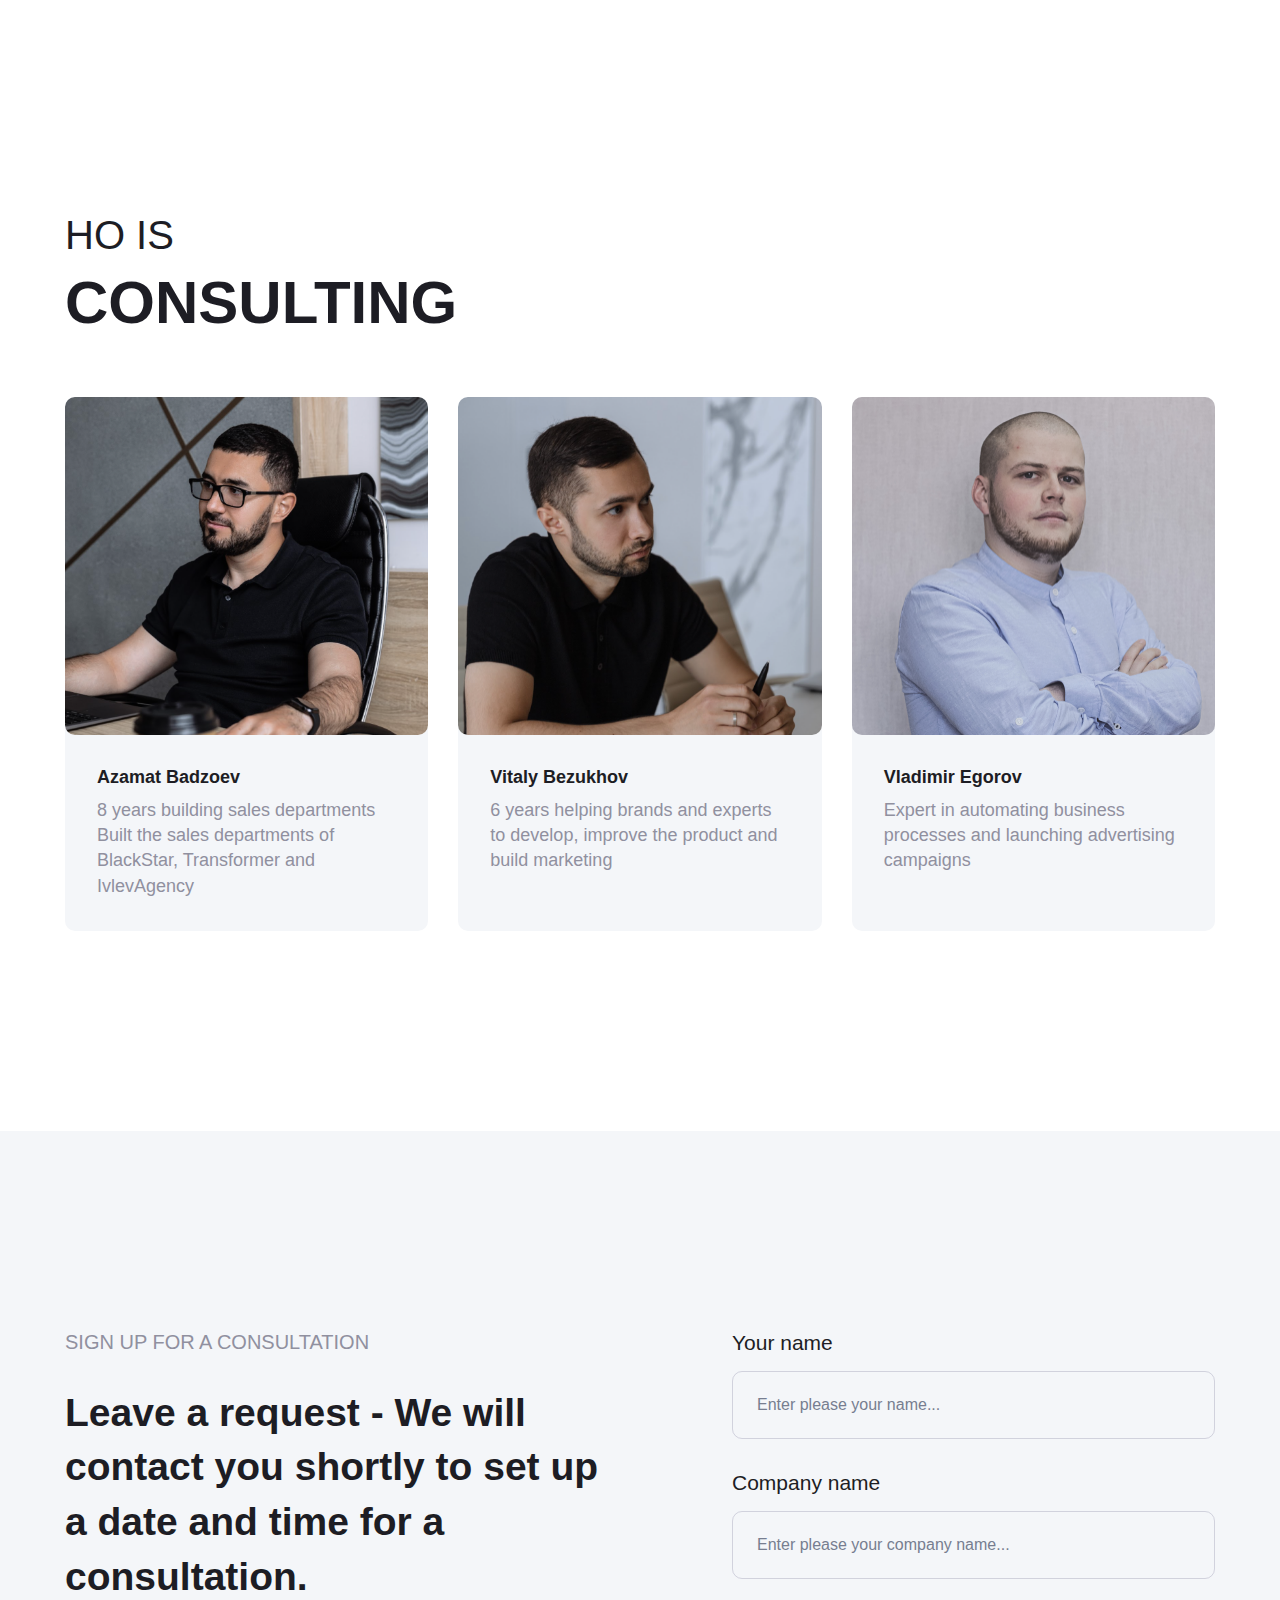
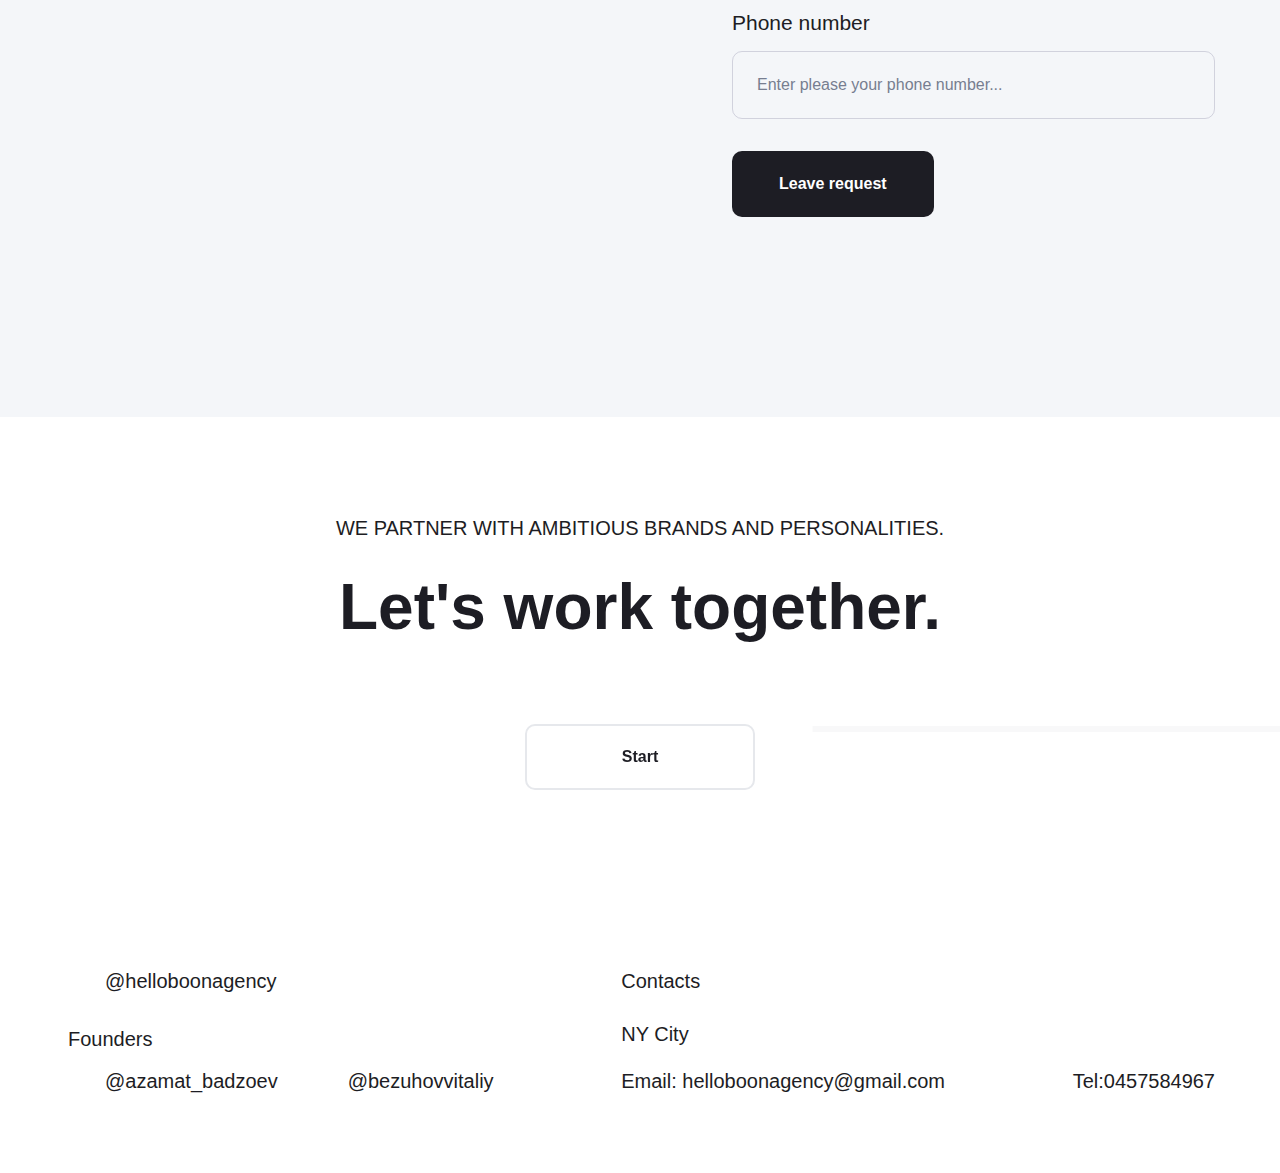
<file: konsultation.html>
<!DOCTYPE html><html lang="en"><head><meta charset="UTF-8"><meta http-equiv="X-UA-Compatible" content="IE=edge"><meta name="viewport" content="width=device-width,initial-scale=1"><title>Boon - konsultation</title><link rel="apple-touch-icon" sizes="57x57" href="img/apple-icon-57x57.png"><link rel="apple-touch-icon" sizes="60x60" href="img/apple-icon-60x60.png"><link rel="apple-touch-icon" sizes="72x72" href="img/apple-icon-72x72.png"><link rel="apple-touch-icon" sizes="76x76" href="img/apple-icon-76x76.png"><link rel="apple-touch-icon" sizes="114x114" href="img/apple-icon-114x114.png"><link rel="apple-touch-icon" sizes="120x120" href="img/apple-icon-120x120.png"><link rel="apple-touch-icon" sizes="144x144" href="img/apple-icon-144x144.png"><link rel="apple-touch-icon" sizes="152x152" href="img/apple-icon-152x152.png"><link rel="apple-touch-icon" sizes="180x180" href="img/apple-icon-180x180.png"><link rel="icon" type="image/png" sizes="192x192" href="img/android-icon-192x192.png"><link rel="icon" type="image/png" sizes="32x32" href="img/favicon-32x32.png"><link rel="icon" type="image/png" sizes="96x96" href="img/favicon-96x96.png"><link rel="icon" type="image/png" sizes="16x16" href="img/favicon-16x16.png"><meta name="msapplication-TileColor" content="#ffffff"><meta name="msapplication-TileImage" content="img/ms-icon-144x144.png"><meta name="theme-color" content="#ffffff"><meta property="og:image" content="img/favicon.png"><meta property="og:image:secure_url" content="img/favicon.png"><link rel="stylesheet" href="css/style.min.css?_v=20220701004618"></head><body><header class="dark"><div class="container"><a href="index.html" class="logo"><svg width="119" height="29" viewBox="0 0 119 29" fill="none" xmlns="http://www.w3.org/2000/svg"><path d="M118.207 0.564697V27.5936H111.976L100.212 13.1617V27.5936H92.8325V0.564697H99.0282L110.793 14.9613V0.564697H118.207Z" fill="#1D1D24"/><path d="M74.2454 0C66.2746 0 60.2877 5.18702 59.522 12.4559H67.1795C67.8061 8.68031 70.6603 6.31616 74.2454 6.31616C78.283 6.31616 81.4505 9.35074 81.4505 14.0438C81.4505 18.7015 78.283 21.7713 74.2454 21.7713C70.6951 21.7713 67.8061 19.4072 67.1795 15.6316H59.522C60.2877 22.9358 66.2746 28.1228 74.2454 28.1228C82.7731 28.1228 89.0732 22.1948 89.0732 14.079C89.0732 5.9633 82.808 0 74.2454 0Z" fill="#1D1D24"/><path d="M49.3234 15.6669C48.6969 19.4425 45.8427 21.8066 42.2575 21.8066C38.2199 21.8066 35.0525 18.7721 35.0525 14.079C35.0525 9.42131 38.2199 6.35145 42.2575 6.35145C45.8079 6.35145 48.6969 8.7156 49.3234 12.4912H56.981C56.2152 5.18701 50.2284 0 42.2575 0C33.7298 0 27.4297 5.92802 27.4297 14.0438C27.4297 22.1595 33.7298 28.0875 42.2575 28.0875C50.2284 28.0875 56.2152 22.9005 56.981 15.5963H49.3234V15.6669Z" fill="#1D1D24"/><path d="M20.2944 13.4793C22.5917 12.2796 23.8795 10.1977 23.8795 7.62186C23.8795 3.45813 20.4336 0.564697 13.4374 0.564697H-0.207031V27.5936H14.2031C21.3734 27.5936 25.1674 24.8413 25.1674 20.1836C25.1674 16.902 23.3226 14.5732 20.2944 13.4793ZM7.2765 6.06928H12.4628C14.9689 6.06928 16.2568 6.95143 16.2568 8.64515C16.2568 10.3742 14.9689 11.2916 12.4628 11.2916H7.2765V6.06928ZM13.6114 22.0538H7.2765V16.5845H13.6114C16.1871 16.5845 17.5794 17.4666 17.5794 19.3368C17.5446 21.1716 16.1871 22.0538 13.6114 22.0538Z" fill="#1D1D24"/></svg></a><nav><a href="index.html"><span>Main</span> </a><a href="services.html"><span>Services</span> </a><a href="about_us.html"><span>About us</span> </a><a href="blog.html"><span>Blog</span> </a><a href="konsultation.html"><span>Konsultation</span> </a><a href="contacts.html"><span>Contacts</span></a></nav><div class="menu__mobile"><span></span> <span></span></div></div></header><section class="konsultation__intro"><div class="container"><div class="lamp"><svg width="49" height="143" viewBox="0 0 49 143" fill="none" xmlns="http://www.w3.org/2000/svg"><path fill-rule="evenodd" clip-rule="evenodd" d="M25.3993 0.0857646L22.8607 0L22.7892 2.25541C22.6685 6.31362 22.7241 10.6549 22.7847 15.3882C22.8269 18.6868 22.8716 22.1758 22.8607 25.8922L22.4393 33.2307C22.4506 40.0676 22.4986 49.5836 22.5833 61.779L22.8594 96.4958C20.9936 97.1145 19.5913 98.7255 19.3104 100.685C17.771 100.92 16.5891 102.227 16.5891 103.799C16.5891 104.912 17.1817 105.892 18.0737 106.453L16.988 109.078C16.5057 110.244 15.7097 111.241 14.686 111.961C10.1996 115.117 7.55854 120.228 7.62105 125.634C7.62258 125.778 7.62642 125.921 7.63179 126.064C7.65134 126.582 8.09542 126.981 8.62539 126.967C9.15446 126.948 9.56747 126.512 9.54779 125.994C9.54293 125.867 9.53973 125.74 9.5382 125.613C9.48272 120.819 12.6719 116.286 16.6511 113.486C17.9694 112.559 18.9931 111.278 19.6117 109.783L19.9364 106.951H21.2996C21.2996 106.951 21.7732 109.5 21.7732 111.492C21.7732 113.485 21.2996 117.431 21.2996 117.431H19.7284C17.9289 117.431 16.4649 118.866 16.4649 120.628C16.4649 122.391 17.9289 123.825 19.7284 123.825H19.9534C21.753 123.825 22.3703 122.904 22.3703 120.628C22.3703 119.437 22.5018 118.585 24.4461 118.585C26.3904 118.585 25.8896 120.628 25.8896 120.628C25.8896 122.391 27.3536 123.825 29.1531 123.825H29.3781C31.1776 123.825 32.6416 122.391 32.6416 120.628C32.6416 118.866 29.6065 117.375 27.807 117.375C27.807 117.375 27.3279 113.788 27.3279 111.961C27.3279 110.421 27.807 107.271 27.807 107.271H25.8896C25.8896 107.271 26.2897 110.211 26.2897 112.005C26.2897 113.799 25.8896 117.375 25.8896 117.375C25.8896 117.375 24.8325 117.565 24.3287 117.576C23.8248 117.587 23.217 117.431 23.217 117.431C23.217 117.431 22.7964 113.765 22.7964 112.005C22.7964 110.245 23.217 106.951 23.217 106.951H25.8896H27.807H29.1701L30.3413 109.782C30.9296 111.205 32.6912 112.453 34.0335 113.405L34.2036 113.525C38.0937 116.288 39.5694 120.743 39.5694 125.442C39.5694 129.411 37.9796 133.132 35.093 135.919C32.207 138.705 28.3858 141.054 24.3287 140.996C21.112 140.95 17.823 139.177 15.252 137.256C12.7624 135.396 9.5382 130.308 9.00145 129.134C8.46471 127.959 8.21212 129.813 8.36845 130.308C9.40142 133.583 11.5145 136.541 14.3188 138.636C17.2188 140.803 20.6705 141.975 24.3007 142.027C28.8755 142.092 33.1844 140.398 36.4387 137.256C39.694 134.114 41.4866 129.918 41.4866 125.442C41.4866 120.143 38.8682 115.119 34.4824 112.005C33.4142 111.246 32.5968 110.234 32.1183 109.077L31.0328 106.453C31.9247 105.892 32.5174 104.913 32.5174 103.799C32.5174 102.227 31.3355 100.92 29.7961 100.685C29.4795 98.4758 27.7372 96.7094 25.512 96.309L25.3889 96.309L23.9183 64.0252C23.8308 51.7368 24.9799 27.1753 24.9799 27.1753C25.0004 17.73 25.1165 9.44904 25.328 2.33296L25.3993 0.0857646ZM29.1531 121.947C28.4109 121.947 27.807 121.355 27.807 120.628V118.585C27.807 118.585 30.7242 119.169 30.7242 120.628C30.7242 121.967 30.216 121.959 29.5588 121.949H29.5581C29.4992 121.948 29.4391 121.947 29.3781 121.947H29.1531ZM17.6486 120.628C17.7729 122.464 21.5814 123.265 21.2996 120.628V118.585C21.2996 118.585 17.5244 118.792 17.6486 120.628ZM21.2655 100.648C21.6176 99.1888 22.9582 98.1003 24.5533 98.1003C26.1484 98.1003 27.489 99.1889 27.8411 100.648H21.2655ZM29.2999 102.526H28.8902H20.2165H19.8068C19.0898 102.526 18.5066 103.097 18.5066 103.799C18.5066 104.502 19.0898 105.073 19.8068 105.073H29.3C30.017 105.073 30.6003 104.502 30.6003 103.799C30.6003 103.097 30.0169 102.526 29.2999 102.526ZM45.7288 110.702H47.4045C47.877 110.702 48.26 110.323 48.26 109.856C48.26 109.388 47.877 109.009 47.4045 109.009H45.7288C45.2563 109.009 44.8733 109.388 44.8733 109.856C44.8733 110.323 45.2563 110.702 45.7288 110.702ZM44.3973 116.696L46.0098 117.375C46.4643 117.566 46.685 118.108 46.5027 118.585C46.3203 119.062 45.804 119.293 45.3493 119.102L43.7369 118.423C43.2823 118.232 43.0616 117.69 43.244 117.213C43.3829 116.85 43.7157 116.629 44.0674 116.629C44.1772 116.629 44.2891 116.65 44.3973 116.696ZM42.9584 102.889L44.4691 101.677C44.895 101.335 45.0013 100.658 44.7066 100.164C44.5245 99.8592 44.2318 99.6956 43.9345 99.6956C43.7504 99.6956 43.5644 99.7583 43.4016 99.8889L41.8909 101.101C41.4649 101.443 41.3586 102.12 41.6534 102.614C41.948 103.107 42.5324 103.231 42.9584 102.889ZM2.53118 110.702H0.855476C0.383025 110.702 0 110.323 0 109.856C0 109.388 0.383025 109.009 0.855476 109.009H2.53118C3.00363 109.009 3.38666 109.388 3.38666 109.856C3.38666 110.323 3.00363 110.702 2.53118 110.702ZM3.86266 116.696L2.25026 117.375C1.79568 117.566 1.5749 118.108 1.75737 118.585C1.93972 119.062 2.45602 119.293 2.91071 119.102L4.52311 118.423C4.97768 118.232 5.19834 117.69 5.01599 117.213C4.87705 116.85 4.54428 116.629 4.19259 116.629C4.08261 116.629 3.97098 116.65 3.86266 116.696ZM5.30166 102.889L3.79089 101.677C3.36496 101.335 3.25866 100.658 3.55341 100.164C3.73549 99.8592 4.02799 99.6956 4.32549 99.6956C4.50957 99.6956 4.69553 99.7583 4.85835 99.8889L6.36911 101.101C6.79505 101.443 6.90134 102.12 6.60659 102.614C6.31184 103.107 5.72772 103.231 5.30166 102.889Z" fill="white"/></svg></div><article class="left"><h1><p class="strong">BOON</p>improve your efficiency sales department and profit<p class="strong">up to 30% in 1 hour</p></h1><div class="about"><div><p>At a free online consultation, we will analyze your sales team and give practical recommendations on how to improve performance immediately after the meeting</p></div><div><p>Sign up for a free consultation with BOON experts</p></div></div><a href="contacts.html" class="main__btn"><span>Sign up</span></a></article><div class="right"><svg class="banner_svg" viewBox="0 0 635 635" fill="none" xmlns="http://www.w3.org/2000/svg"><path class="round" fill-rule="evenodd" clip-rule="evenodd" d="M301.927 474.391C223.603 457.249 119.243 423.231 136.393 306.508C153.542 189.785 227.055 144.78 318.003 144.78C408.948 144.78 512.277 213.395 491.993 355.536C471.708 497.678 380.252 491.534 301.927 474.391ZM559.375 333.69C562.61 301.211 559.173 269.075 549.942 238.95L576.28 224.842C580.719 222.465 582.389 216.941 580.016 212.503L544.058 145.371C541.677 140.933 536.152 139.263 531.713 141.64L505.375 155.748C485.409 131.377 460.561 110.71 431.738 95.4053L440.377 66.8181C441.837 61.999 439.112 56.9119 434.291 55.455L361.395 33.4125C356.574 31.9556 351.49 34.6807 350.03 39.4998L341.391 68.087C308.907 64.8536 285.242 76.7566 255.116 85.9822L241.007 59.6439C238.631 55.2059 233.106 53.5357 228.668 55.9126L161.537 91.8726C157.099 94.2496 155.429 99.7739 157.806 104.211L171.914 130.55C147.542 150.516 118.409 166.897 103.104 195.725L74.5165 187.081C69.6982 185.625 64.6104 188.35 63.1535 193.168L41.1117 266.065C39.6548 270.884 42.3799 275.971 47.1982 277.429L75.7862 286.073C72.5528 318.551 75.9891 350.687 85.2147 380.811L58.8764 394.921C54.4384 397.297 52.7682 402.822 55.1452 407.26L91.1051 474.391C93.4821 478.829 99.0064 480.5 103.444 478.122L129.783 464.014C149.748 488.386 174.596 509.052 203.424 524.357L194.78 552.944C193.324 557.763 196.049 562.85 200.867 564.307L273.765 586.346C278.579 587.806 283.67 585.081 285.13 580.26L293.769 551.675C326.246 554.909 358.385 551.472 388.511 542.246L402.616 568.585C404.996 573.022 410.521 574.69 414.961 572.316L482.092 536.356C486.524 533.98 488.201 528.454 485.821 524.017L471.708 497.678C496.085 477.712 516.747 452.865 532.057 424.036L560.641 432.68C565.462 434.137 570.553 431.413 572.005 426.594L594.045 353.697C595.505 348.878 592.78 343.791 587.959 342.334L559.375 333.69Z" fill="#FFB61D"/><path class="lamp" fill-rule="evenodd" clip-rule="evenodd" d="M418.332 169.8L415.793 169.714L415.722 171.969C415.601 176.027 415.657 180.369 415.717 185.102C415.76 188.401 415.804 191.89 415.793 195.606L415.372 202.945C415.383 209.781 415.431 219.297 415.516 231.493L415.792 266.21C413.926 266.828 412.524 268.439 412.243 270.399C410.704 270.634 409.522 271.941 409.522 273.513C409.522 274.626 410.114 275.606 411.006 276.167L409.921 278.792C409.438 279.958 408.642 280.955 407.619 281.675C403.132 284.831 400.491 289.942 400.554 295.348C400.555 295.492 400.559 295.635 400.564 295.778C400.584 296.296 401.028 296.695 401.558 296.681C402.087 296.662 402.5 296.226 402.48 295.708C402.476 295.581 402.472 295.454 402.471 295.327C402.415 290.533 405.605 285.999 409.584 283.2C410.902 282.273 411.926 280.992 412.544 279.497L412.869 276.665H414.232C414.232 276.665 414.706 279.214 414.706 281.206C414.706 283.199 414.232 287.145 414.232 287.145H412.661C410.862 287.145 409.398 288.579 409.398 290.342C409.398 292.105 410.862 293.539 412.661 293.539H412.886C414.686 293.539 415.303 292.618 415.303 290.342C415.303 289.151 415.434 288.299 417.379 288.299C419.323 288.299 418.822 290.342 418.822 290.342C418.822 292.105 420.286 293.539 422.086 293.539H422.311C424.11 293.539 425.574 292.105 425.574 290.342C425.574 288.579 422.539 287.089 420.74 287.089C420.74 287.089 420.261 283.502 420.261 281.675C420.261 280.135 420.74 276.985 420.74 276.985H418.822C418.822 276.985 419.222 279.925 419.222 281.719C419.222 283.513 418.822 287.089 418.822 287.089C418.822 287.089 417.765 287.279 417.261 287.29C416.757 287.301 416.15 287.145 416.15 287.145C416.15 287.145 415.729 283.479 415.729 281.719C415.729 279.959 416.15 276.665 416.15 276.665H418.822H420.74H422.103L423.274 279.496C423.862 280.919 425.624 282.167 426.966 283.119L427.136 283.239C431.026 286.002 432.502 290.456 432.502 295.156C432.502 299.125 430.912 302.846 428.026 305.633C425.14 308.419 421.318 310.768 417.261 310.71C414.045 310.664 410.756 308.891 408.185 306.97C405.695 305.11 402.471 300.022 401.934 298.848C401.397 297.673 401.145 299.527 401.301 300.022C402.334 303.297 404.447 306.255 407.251 308.35C410.151 310.517 413.603 311.689 417.233 311.741C421.808 311.806 426.117 310.112 429.371 306.97C432.627 303.828 434.419 299.632 434.419 295.156C434.419 289.857 431.801 284.833 427.415 281.719C426.347 280.96 425.529 279.948 425.051 278.791L423.965 276.167C424.857 275.606 425.45 274.627 425.45 273.513C425.45 271.941 424.268 270.634 422.729 270.399C422.412 268.19 420.67 266.423 418.445 266.023L418.322 266.023L416.851 233.739C416.763 221.451 417.913 196.889 417.913 196.889C417.933 187.444 418.049 179.163 418.261 172.047L418.332 169.8ZM422.086 291.661C421.344 291.661 420.74 291.069 420.74 290.342V288.299C420.74 288.299 423.657 288.883 423.657 290.342C423.657 291.681 423.149 291.673 422.491 291.663H422.491C422.432 291.662 422.372 291.661 422.311 291.661H422.086ZM410.581 290.342C410.706 292.178 414.514 292.979 414.232 290.342V288.298C414.232 288.298 410.457 288.506 410.581 290.342ZM414.198 270.361C414.55 268.903 415.891 267.814 417.486 267.814C419.081 267.814 420.422 268.903 420.774 270.361H414.198ZM422.232 272.24H421.823H413.149H412.739C412.022 272.24 411.439 272.811 411.439 273.513C411.439 274.216 412.022 274.787 412.739 274.787H422.233C422.95 274.787 423.533 274.216 423.533 273.513C423.533 272.811 422.949 272.24 422.232 272.24ZM438.661 280.416H440.337C440.81 280.416 441.193 280.037 441.193 279.569C441.193 279.102 440.81 278.723 440.337 278.723H438.661C438.189 278.723 437.806 279.102 437.806 279.569C437.806 280.037 438.189 280.416 438.661 280.416ZM437.33 286.41L438.942 287.089C439.397 287.28 439.618 287.822 439.435 288.298C439.253 288.776 438.737 289.007 438.282 288.816L436.669 288.137C436.215 287.946 435.994 287.404 436.177 286.927C436.316 286.564 436.648 286.343 437 286.343C437.11 286.343 437.222 286.364 437.33 286.41ZM435.891 272.603L437.402 271.391C437.828 271.049 437.934 270.372 437.639 269.878C437.457 269.573 437.164 269.409 436.867 269.409C436.683 269.409 436.497 269.472 436.334 269.603L434.824 270.815C434.398 271.157 434.291 271.834 434.586 272.328C434.881 272.821 435.465 272.944 435.891 272.603ZM395.464 280.416H393.788C393.316 280.416 392.933 280.037 392.933 279.569C392.933 279.102 393.316 278.723 393.788 278.723H395.464C395.936 278.723 396.319 279.102 396.319 279.569C396.319 280.037 395.936 280.416 395.464 280.416ZM396.795 286.41L395.183 287.089C394.728 287.28 394.508 287.822 394.69 288.298C394.872 288.776 395.389 289.007 395.843 288.816L397.456 288.137C397.91 287.946 398.131 287.404 397.949 286.927C397.81 286.564 397.477 286.343 397.125 286.343C397.015 286.343 396.904 286.364 396.795 286.41ZM398.234 272.603L396.724 271.391C396.298 271.049 396.191 270.372 396.486 269.878C396.668 269.573 396.961 269.409 397.258 269.409C397.442 269.409 397.628 269.472 397.791 269.603L399.302 270.815C399.728 271.156 399.834 271.834 399.539 272.327C399.244 272.821 398.66 272.945 398.234 272.603Z" fill="#FFB61D"/><path d="M293.255 406.215C302.593 408.673 307.385 414.523 311.433 419.971C315.488 425.418 306.573 422.827 301.654 420.86C296.734 418.894 284.889 411.622 284.889 411.622L245.621 399.745V381.582L257.364 380.896C257.364 380.896 283.907 403.756 293.255 406.215Z" fill="white"/><path d="M252.565 273.194C260.964 304.981 265.299 335.396 265.985 364.573C265.985 364.573 273.85 365.556 272.868 372.438C271.886 379.321 251.236 398.001 251.236 398.001L244.081 374.287L241.406 286.901L252.565 273.194Z" fill="white"/><path fill-rule="evenodd" clip-rule="evenodd" d="M255.431 289.462L250.608 286.263C250.3 286.059 249.893 286.218 249.783 286.586L248.101 292.171C247.961 292.636 248.379 293.072 248.813 292.913L255.317 290.527C255.761 290.364 255.829 289.726 255.431 289.462ZM254.847 290.386L248.92 292.1L250.684 287.02L254.847 290.386Z" fill="#FFB61D"/><path fill-rule="evenodd" clip-rule="evenodd" d="M253.314 329.679L248.491 326.48C248.183 326.276 247.777 326.435 247.666 326.803L245.984 332.388C245.844 332.853 246.262 333.289 246.696 333.13L253.201 330.744C253.644 330.581 253.712 329.943 253.314 329.679ZM252.73 330.603L246.803 332.317L248.567 327.237L252.73 330.603Z" fill="#FFB61D"/><path fill-rule="evenodd" clip-rule="evenodd" d="M250.778 352.273L251.137 346.497C251.16 346.128 250.819 345.856 250.445 345.944L244.767 347.28C244.294 347.391 244.126 347.972 244.481 348.268L249.8 352.707C250.162 353.01 250.749 352.75 250.778 352.273ZM249.686 352.229L245.239 347.954L250.52 346.941L249.686 352.229Z" fill="#FFB61D"/><path fill-rule="evenodd" clip-rule="evenodd" d="M259.919 348.012L254.143 347.653C253.774 347.63 253.501 347.971 253.589 348.345L254.926 354.023C255.037 354.496 255.617 354.664 255.913 354.309L260.353 348.99C260.656 348.628 260.396 348.042 259.919 348.012ZM259.875 349.104L255.599 353.552L254.587 348.27L259.875 349.104Z" fill="#FFB61D"/><path fill-rule="evenodd" clip-rule="evenodd" d="M255.46 377.457L250.278 380.034C249.947 380.199 249.881 380.63 250.145 380.91L254.141 385.159C254.474 385.513 255.06 385.369 255.139 384.913L256.325 378.087C256.406 377.622 255.887 377.244 255.46 377.457ZM255.967 378.424L254.489 384.414L250.971 380.346L255.967 378.424Z" fill="#FFB61D"/><path fill-rule="evenodd" clip-rule="evenodd" d="M258 361.37L252.818 363.947C252.487 364.112 252.421 364.543 252.685 364.823L256.681 369.072C257.014 369.426 257.6 369.282 257.68 368.827L258.865 362C258.946 361.535 258.427 361.157 258 361.37ZM258.507 362.338L257.029 368.327L253.511 364.26L258.507 362.338Z" fill="#FFB61D"/><path d="M224.407 292.309L218.709 309.51C205.685 348.904 199.271 368.9 199.079 370.775C198.959 371.939 199.665 372.81 200.754 373.106C201.409 373.284 202.209 373.274 203.203 373.127C204.75 372.897 206.818 372.317 209.314 371.455C211.244 370.788 213.33 369.988 215.442 369.123L216.331 368.756C216.62 368.636 216.901 368.518 217.173 368.403L218.584 367.795L218.987 367.617L219.221 367.244C219.638 366.581 220.231 365.409 220.815 363.803C221.329 362.391 221.739 360.879 222.008 359.282L222.103 358.679C222.186 358.093 222.992 356.735 224.652 354.418L225.809 352.834C226.758 351.555 228.584 349.11 228.768 348.863L229.842 347.409C230.868 346.01 231.764 344.76 232.639 343.5C237.029 337.18 240.132 331.647 241.962 326.323C243.514 321.807 244.059 317.622 243.444 313.776C242.503 307.904 242.863 302.293 244.237 297.027C245.379 292.652 241.768 288.615 236.562 287.131C231.182 285.598 226.057 287.335 224.407 292.309Z" fill="white"/><path d="M233.943 266.872C237.116 270.24 239.779 272.808 241.931 274.577C245.556 277.556 250.752 280.75 257.52 284.157C236.819 288.951 224.178 289.898 219.598 287C219.598 287 221.506 278.024 224.247 274.178C226.287 271.314 233.943 266.872 233.943 266.872Z" fill="white"/><path d="M266.872 223.598C262.571 239.933 250.82 256.988 238.306 253.694C225.792 250.4 218.866 228.072 223.168 211.737C227.469 195.401 241.1 184.829 253.614 188.122C266.127 191.416 271.174 207.263 266.872 223.598Z" fill="white"/><path d="M269.735 228.807C264.868 247.502 251.568 267.019 237.407 263.25C223.245 259.48 215.407 233.928 220.275 215.234C225.142 196.539 240.569 184.44 254.73 188.209C268.892 191.978 274.603 210.114 269.735 228.807Z" fill="white"/><path fill-rule="evenodd" clip-rule="evenodd" d="M247.135 190.359C256.785 190.908 263.828 194.078 267.776 199.664L268.221 200.31C270.174 203.128 271.815 204.902 272.533 210.235L272.602 210.802C273.012 214.311 273.133 218.012 272.922 219.241C272.808 219.76 272.586 219.941 272.305 219.886C271.667 219.761 270.015 216.826 267.35 211.08L265.113 213.699C263.895 215.105 261.314 216.431 259.784 217.427C258.254 218.423 247.135 190.359 247.135 190.359Z" fill="#E7EAEE"/><path fill-rule="evenodd" clip-rule="evenodd" d="M256.878 243.426C262.252 245.667 266.334 248.578 267.416 247.367C268.498 246.157 264.807 242.47 261.939 237.463C258.937 232.484 256.085 226.212 255.552 223.661L254.187 217.211C250.194 222.25 246.456 239.156 256.878 243.426Z" fill="white"/><path d="M319.352 551.284L319.061 569.217H308.86L305.805 548.64L319.352 551.284Z" fill="white"/><path d="M207.636 455.92C207.636 455.92 273.823 454.458 294.629 451.457C317.726 448.126 330.357 440.253 335.38 441.183C337.734 441.619 351.626 444.081 380.616 447.164C392.876 448.468 424.701 448.668 424.701 448.668L437.053 422.378C437.053 422.378 350.131 404.927 322.65 412.48C314.005 414.856 295.286 418.284 273.03 417.032C253.784 415.95 201.441 405.784 201.441 405.784C201.441 405.784 180.308 413.37 184.133 432.026C187.958 450.682 207.636 455.92 207.636 455.92Z" fill="white"/><path fill-rule="evenodd" clip-rule="evenodd" d="M429.972 433.627L434.04 421.845C434.04 421.845 347.264 405.659 319.783 413.212C311.139 415.588 303.327 419.505 281.071 418.253C272.551 417.774 257.983 415.78 237.368 412.271C226.94 410.496 225.265 411.153 233.461 416.513C252.467 428.942 294.744 426.012 333.103 420.412C404.393 410.003 429.972 433.627 429.972 433.627Z" fill="#E7EAEE"/><path d="M307.837 555.355C303.519 560.126 297.796 567.983 300.742 575.849L351.872 591.58C351.872 591.58 353.837 585.679 350.89 580.768C347.935 575.849 320.039 556.442 320.039 556.442L307.837 555.355Z" fill="white"/><path fill-rule="evenodd" clip-rule="evenodd" d="M331.438 566.011C331.776 565.919 332.125 566.119 332.217 566.457C332.308 566.796 332.108 567.145 331.77 567.236C330.104 567.688 329.007 568.74 328.622 570.072C328.123 571.795 328.068 573.557 328.634 576.376C328.703 576.72 328.48 577.055 328.137 577.124C327.793 577.193 327.458 576.97 327.389 576.626C326.784 573.611 326.845 571.642 327.402 569.719C327.913 567.955 329.35 566.576 331.438 566.011Z" fill="#E7EAEE"/><path fill-rule="evenodd" clip-rule="evenodd" d="M303.282 576.696L353.583 591.496C353.583 591.496 359.972 590.154 353.366 589.215C346.579 588.251 306.843 570.055 302.472 573.369C301.851 573.84 302.897 575.668 303.282 576.696Z" fill="#E7EAEE"/><path d="M177.945 452.168C177.945 452.168 200.643 459.332 218.92 462.017C237.198 464.703 273.656 466.231 273.656 466.231C273.656 466.231 285.039 472.419 285.773 475.284C286.059 476.4 287.784 491.148 292.553 509.989C294.796 518.851 306.783 558.928 306.783 558.928L322.65 551.905C322.65 551.905 322.013 478.243 311.884 453.812C301.756 429.38 197.648 405.651 197.648 405.651C197.648 405.651 175.553 401.654 169.537 419.723C163.522 437.793 177.945 452.168 177.945 452.168Z" fill="white"/><path fill-rule="evenodd" clip-rule="evenodd" d="M309.323 556.388L325.19 549.365C324.765 500.257 321.176 467.559 314.424 451.271C314.424 451.271 321.325 537.98 309.323 556.388Z" fill="#E7EAEE"/><path d="M447.679 434.594C451.627 439.674 458.371 446.675 466.629 445.14L490.999 397.518C490.999 397.518 484.729 394.744 479.381 396.793C474.023 398.848 450.466 423.432 450.466 423.432L447.679 434.594Z" fill="white"/><path fill-rule="evenodd" clip-rule="evenodd" d="M341.825 574.467C342.078 574.224 342.48 574.233 342.723 574.486C342.965 574.739 342.957 575.141 342.703 575.384C341.228 576.798 340.954 579.167 341.801 580.596C341.979 580.898 341.879 581.288 341.578 581.466C341.276 581.645 340.886 581.545 340.708 581.243C339.566 579.315 339.915 576.297 341.825 574.467Z" fill="#E7EAEE"/><path fill-rule="evenodd" clip-rule="evenodd" d="M336.638 570.28C336.893 570.04 337.295 570.052 337.535 570.308C337.775 570.563 337.763 570.965 337.507 571.205L337.164 571.535C334.493 574.163 333.728 576.46 336.079 578.925C336.321 579.179 336.312 579.581 336.058 579.823C335.804 580.065 335.402 580.056 335.16 579.802C333.422 577.98 333.066 576.013 333.835 574.044C334.366 572.686 335.29 571.546 336.638 570.28Z" fill="#E7EAEE"/><path fill-rule="evenodd" clip-rule="evenodd" d="M312.197 569.448C313.655 572.234 321.393 571.09 320.047 563.384C319.409 559.738 308.16 561.731 312.197 569.448Z" fill="#E7EAEE"/><path fill-rule="evenodd" clip-rule="evenodd" d="M461.797 446.025C472.024 434.339 477.902 408.056 486.323 399.012C489.296 395.82 493.152 395.104 489.002 402.661C481.408 416.488 466.813 446.025 466.813 446.025C466.041 446.411 465.086 446.025 464.222 446.025H461.797Z" fill="#E7EAEE"/><path d="M293.255 406.215C302.593 408.673 307.386 414.523 311.433 419.971C315.488 425.419 306.573 422.827 301.654 420.86C296.735 418.894 287.325 411.432 287.325 411.432L293.255 406.215Z" fill="white"/><path d="M208.19 384.093C208.19 384.093 260.76 406.677 268.168 406.706C275.568 406.737 293.729 415.555 294.711 422.437C295.905 430.81 264.231 418.505 264.231 418.505C264.231 418.505 193.441 418.505 181.647 406.706C169.845 394.908 177.71 370.328 177.71 370.328L208.19 384.093Z" fill="white"/><path d="M195.405 278.893C195.405 278.893 208.19 286.757 210.154 312.321C212.119 337.883 204.253 368.362 204.253 368.362C204.253 368.362 209.172 372.295 210.154 376.228C211.136 380.161 208.148 385.352 208.148 385.352C208.148 385.352 178.694 399.825 176.727 400.808C174.761 401.791 166.896 398.841 166.896 390.975C166.896 383.111 169.845 376.228 169.845 376.228C171.257 324.34 162.963 273.976 195.405 278.893Z" fill="white"/><path fill-rule="evenodd" clip-rule="evenodd" d="M247.483 224.498C250.508 220.448 256.899 219.13 258.605 225.523C258.605 225.523 259.915 229.38 257.274 231.763C249.182 239.065 244.459 228.547 247.483 224.498Z" fill="white"/><path fill-rule="evenodd" clip-rule="evenodd" d="M264.371 228.891C267.244 225.043 273.316 223.791 274.936 229.864C274.936 229.864 276.181 233.529 273.672 235.793C265.985 242.729 261.498 232.738 264.371 228.891Z" fill="white"/><path d="M240.846 278.133C240.846 278.133 240.846 325.394 241.54 351.804C242.235 378.214 236.181 404.236 224.615 424.585C213.05 444.936 214.624 474.047 206.099 476.211C138.666 493.326 156.821 283.872 181.772 270.488C206.722 257.103 214.963 254.268 214.963 254.268" fill="white"/><path fill-rule="evenodd" clip-rule="evenodd" d="M206.263 291.393L200.451 300.07C199.969 300.79 200.333 301.77 201.168 302.001L208.923 304.145C209.824 304.394 210.676 303.617 210.511 302.696L208.568 291.876C208.366 290.751 206.898 290.444 206.263 291.393ZM207.526 292.728L209.261 302.921L202.518 300.07L207.526 292.728Z" fill="#FFB61D"/><path fill-rule="evenodd" clip-rule="evenodd" d="M187.565 282.919L180.717 293.911C180.279 294.614 180.619 295.54 181.407 295.792L193.364 299.626C194.36 299.945 195.294 298.991 194.953 298.003L189.844 283.176C189.495 282.166 188.13 282.011 187.565 282.919ZM189.189 284.259L192.688 298.003L182.32 293.911L189.189 284.259Z" fill="#FFB61D"/><path fill-rule="evenodd" clip-rule="evenodd" d="M183.346 366.087L188.004 383.593C188.291 384.669 189.724 384.882 190.311 383.936L197.237 372.769C197.621 372.149 197.407 371.335 196.767 370.985L185.183 364.646C184.204 364.11 183.059 365.008 183.346 366.087ZM184.573 366.607L195.311 372.099L189.232 383.267L184.573 366.607Z" fill="#FFB61D"/><path fill-rule="evenodd" clip-rule="evenodd" d="M174.018 430.37L176.558 442.37C176.791 443.471 178.235 443.747 178.858 442.81L185.72 432.485C186.226 431.724 185.785 430.693 184.885 430.532L175.483 428.856C174.596 428.698 173.831 429.488 174.018 430.37ZM176.234 430.18L184.382 433.069L177.351 441.097L176.234 430.18Z" fill="#FFB61D"/><path fill-rule="evenodd" clip-rule="evenodd" d="M196.031 427.83L198.571 439.83C198.804 440.931 200.248 441.207 200.871 440.27L207.733 429.946C208.239 429.184 207.799 428.153 206.898 427.992L197.496 426.316C196.609 426.158 195.844 426.948 196.031 427.83ZM197.206 428.873L206.693 428.612L198.886 438.642L197.206 428.873Z" fill="#FFB61D"/><path fill-rule="evenodd" clip-rule="evenodd" d="M184.177 403.276L186.717 415.277C186.95 416.378 188.395 416.654 189.018 415.717L195.88 405.392C196.386 404.63 195.945 403.599 195.045 403.439L185.643 401.763C184.756 401.605 183.991 402.395 184.177 403.276ZM185.42 403.013L193.975 405.536L187.113 414.167L185.42 403.013Z" fill="#FFB61D"/><path fill-rule="evenodd" clip-rule="evenodd" d="M465.32 442.108C464.681 443.355 463.634 443.875 462.238 443.953C457.267 444.229 453.326 442.036 449.809 438.84C448.476 437.629 447.294 436.251 445.958 435.043C445.019 434.193 444.011 433.64 442.545 434.166C441.422 434.569 440.104 434.416 438.876 434.542C436.107 434.824 433.345 435.193 430.571 435.395C428.802 435.523 428.758 437.033 428.343 438.073C427.404 440.428 426.703 442.88 425.956 445.308C425.666 446.251 425.205 446.624 424.145 446.611C418.857 446.546 413.567 446.552 408.278 446.595C405.869 446.614 403.459 446.902 401.054 446.848C396.529 446.746 391.999 446.6 387.488 446.254C383.125 445.919 378.784 445.29 374.43 444.825C371.372 444.499 368.294 444.326 365.249 443.913C361.707 443.432 358.195 442.731 354.661 442.188C352.892 441.917 351.095 441.837 349.325 441.576C346.289 441.129 343.254 440.665 340.238 440.103C337.439 439.581 334.806 440.122 332.172 440.992C327.043 442.685 321.901 444.339 316.757 445.985C315.842 446.277 315.571 446.518 315.984 447.629C317.5 451.706 318.919 455.828 320.153 459.999C321.023 462.942 321.626 465.974 322.184 468.996C322.869 472.7 323.441 476.428 323.951 480.16C324.341 483.012 324.588 485.884 324.844 488.752C325.17 492.396 325.478 496.044 325.723 499.695C325.967 503.331 326.173 506.971 326.311 510.612C326.545 516.796 326.72 522.981 326.906 529.166C327.019 532.911 327.09 536.658 327.213 540.403C327.248 541.49 327.598 542.605 327.432 543.649C327.307 544.436 326.747 545.537 326.106 545.784C324.453 546.422 323.975 547.651 323.99 549.344C324.008 551.507 324.28 553.672 324.223 555.83C324.187 557.205 324.714 558.165 325.714 558.895C330.257 562.21 334.847 565.463 339.388 568.78C341.544 570.355 343.67 571.976 345.736 573.665C347.949 575.475 350.117 577.344 352.227 579.273C354.329 581.195 355.447 583.545 355.801 586.476C356.076 588.749 355.785 590.861 355.406 593.023C355.209 594.149 354.566 594.61 353.395 594.228C348.475 592.623 343.565 590.987 338.623 589.457C330.458 586.931 322.271 584.476 314.093 581.994C311.178 581.109 308.262 580.225 305.344 579.352C303.556 578.816 303.178 577.214 302.846 575.762C301.903 571.634 303.121 567.878 305.298 564.417C306.63 562.299 308.183 560.32 309.64 558.28C310.829 556.614 310.522 554.908 309.933 553.105C308.016 547.237 306.131 541.358 304.318 535.457C302.529 529.632 300.756 523.799 299.136 517.926C297.422 511.718 295.868 505.466 294.301 499.219C293.454 495.839 292.654 492.443 291.968 489.027C291.455 486.473 291.164 483.874 290.761 481.297C290.28 478.219 289.99 475.088 289.197 472.091C288.856 470.801 287.604 469.621 286.513 468.687C284.136 466.651 281.406 465.135 278.44 464.098C277.707 463.842 276.913 463.665 276.14 463.636C272.46 463.497 268.776 463.461 265.096 463.313C261.502 463.168 257.909 462.968 254.321 462.727C250.619 462.478 246.92 462.179 243.226 461.847C239.271 461.492 235.302 461.21 231.376 460.643C227.213 460.042 223.089 459.168 218.958 458.36C217.615 458.097 216.634 458.913 216.425 460.806C215.97 464.948 214.563 468.796 212.892 472.564C211.686 475.281 209.412 476.64 206.607 477.104C204.605 477.434 202.553 477.75 200.539 477.674C194.806 477.457 189.693 475.566 185.145 471.93C179.376 467.318 176.001 461.156 173.128 454.586C171.84 451.642 170.183 448.833 169.172 445.803C168.074 442.511 167.519 439.038 166.754 435.638C166.16 432.991 165.553 430.346 165.052 427.681C164.657 425.573 164.407 423.438 164.107 421.313C163.707 418.491 163.314 415.667 162.934 412.841C162.808 411.907 162.684 410.967 162.645 410.026C162.522 407.082 162.461 404.134 162.336 401.19C162.161 397.06 161.834 392.934 161.78 388.803C161.686 381.738 161.696 374.671 161.781 367.606C161.818 364.503 162.08 361.398 162.359 358.305C162.676 354.789 163.156 351.288 163.507 347.775C163.757 345.267 163.835 342.74 164.122 340.237C164.544 336.565 165.007 332.894 165.594 329.245C166.293 324.906 167.092 320.58 167.936 316.266C169.534 308.102 171.393 299.988 174.437 292.231C176.376 287.289 178.399 282.247 182.357 278.517C184.07 276.902 186.451 275.971 188.58 274.825C194.423 271.68 200.297 268.591 206.142 265.449C206.415 265.302 206.649 264.875 206.694 264.55C206.849 263.423 206.78 262.251 207.057 261.162C207.237 260.453 207.735 259.674 208.323 259.246C210.295 257.807 212.361 256.496 214.417 255.177C214.785 254.941 215.306 254.735 215.71 254.8C217.878 255.15 218.966 253.816 219.709 252.175C220.715 249.952 221.634 247.678 222.414 245.367C223.707 241.539 225.011 237.702 225.989 233.789C226.327 232.439 225.808 230.829 225.503 229.374C224.882 226.415 224.368 223.401 223.369 220.564C222.73 218.751 221.438 217.106 220.204 215.575C217.011 211.619 215.334 207.187 215.871 202.109C216.104 199.904 217.05 197.85 218.699 196.248C220.64 194.362 222.63 192.528 224.577 190.649C225.996 189.279 225.894 188.232 224.046 186.893C221.46 185.019 218.979 182.994 216.505 180.97C214.392 179.243 213.483 176.774 212.923 174.243C212.162 170.8 212.07 167.327 213.474 163.966C215.72 158.592 218.957 154.156 224.881 152.484C230.102 151.01 235.311 151.11 239.997 154.07C244.255 156.759 246.96 160.765 248.149 165.709C249.545 171.512 247.956 176.733 245.024 181.699C244.778 182.115 244.753 182.662 244.625 183.147C245.061 183.23 245.495 183.366 245.934 183.386C251.574 183.643 257.179 184.269 262.23 186.957C268.86 190.486 273.03 196.078 274.869 203.356C275.145 204.446 275.142 205.617 275.178 206.753C275.301 210.628 275.312 214.509 275.54 218.377C275.588 219.184 276.206 220.175 276.867 220.692C280.037 223.175 281.115 229.254 278.167 232.853C277.872 233.213 277.621 233.609 277.332 233.974C276.199 235.399 274.556 236.091 272.921 235.8C271.528 235.552 271.41 236.021 270.95 237.049C269.969 239.243 268.792 241.366 267.524 243.412C265.825 246.154 264.09 248.892 262.125 251.444C260.938 252.985 259.334 254.225 257.832 255.498C256.008 257.041 254.081 258.461 252.224 259.966C251.299 260.717 250.283 261.105 249.1 260.934C247.873 260.757 247.183 261.447 246.824 262.441C246.13 264.36 245.503 266.307 244.955 268.272C244.84 268.686 245.085 269.29 245.335 269.702C247.524 273.305 249.698 276.919 251.985 280.459C253.841 283.332 255.951 286.044 257.747 288.952C258.858 290.751 259.594 292.781 260.494 294.71C262.063 298.074 263.666 301.423 265.166 304.819C265.474 305.517 265.559 306.412 265.451 307.174C265.294 308.284 264.199 308.639 263.012 307.922C261.634 307.09 260.335 306.117 259.044 305.148C258.245 304.548 257.526 303.842 256.766 303.188C256.678 303.113 256.561 303.072 256.457 303.015C256.44 303.148 256.394 303.284 256.412 303.412C256.625 304.905 256.795 306.407 257.081 307.887C257.375 309.415 257.825 310.913 258.135 312.439C258.751 315.469 259.347 318.505 259.899 321.548C260.52 324.97 261.117 328.397 261.656 331.833C261.933 333.599 262.027 335.393 262.266 337.167C262.627 339.848 263.08 342.517 263.418 345.201C263.602 346.667 263.642 348.152 263.724 349.63C263.835 351.645 263.908 353.662 264.024 355.676C264.309 360.646 264.597 365.616 264.911 370.584C264.989 371.815 265.712 372.763 266.822 373.115C269.977 374.117 272.182 377.801 271.651 380.875C271.527 381.59 271.368 382.329 271.054 382.974C270.299 384.52 271.284 385.398 272.262 386.202C273.852 387.508 275.508 388.735 277.168 389.952C281.109 392.84 285.077 395.691 289.018 398.579C292.587 401.195 296.526 403.014 300.753 404.304C304.147 405.339 307.033 407.301 309.746 409.563C311.079 410.674 312.232 412.318 314.343 411.913C317.33 411.338 320.309 410.716 323.288 410.102C324.186 409.916 325.068 409.645 325.971 409.49C329.114 408.949 330.97 406.725 332.821 404.424C334.197 402.712 335.732 401.128 337.165 399.459C339.983 396.177 342.771 392.869 345.587 389.586C346.987 387.954 348.428 386.357 349.842 384.737C353.828 380.171 357.789 375.584 361.799 371.04C363.901 368.659 366.09 366.354 368.229 364.005C368.804 363.372 369.42 362.755 369.876 362.04C370.568 360.954 371.274 360.62 372.627 361.058C375.585 362.015 375.532 361.833 373.464 364.102C369.76 368.164 366.18 372.339 362.533 376.454C360.75 378.466 358.908 380.425 357.14 382.449C354.037 386.001 350.98 389.594 347.884 393.151C345.686 395.677 343.461 398.178 341.237 400.68C339.515 402.616 337.77 404.53 336.054 406.47C335.904 406.64 335.786 407.109 335.839 407.143C336.259 407.405 336.731 407.794 337.173 407.777C340.767 407.637 344.356 407.361 347.95 407.239C350.641 407.147 353.34 407.146 356.03 407.239C359.478 407.359 362.931 407.507 366.363 407.836C370.188 408.203 373.991 408.792 377.805 409.276C381.715 409.771 385.639 410.179 389.535 410.767C393.428 411.354 397.291 412.146 401.176 412.792C404.394 413.327 407.635 413.725 410.848 414.284C414.947 414.998 419.024 415.827 423.116 416.579C425.989 417.107 428.874 417.567 431.747 418.095C434.517 418.604 437.272 419.194 440.045 419.687C441.793 419.997 443.556 420.31 445.322 420.383C446.062 420.413 447.005 420.011 447.555 419.488C451.755 415.492 455.827 411.36 460.046 407.384C464.768 402.934 469.707 398.733 475.031 394.999C477.467 393.29 480.196 393.588 482.85 393.818C484.397 393.953 485.893 394.698 487.408 395.18C488.651 395.575 488.762 396.342 488.209 397.428C485.697 402.358 483.23 407.311 480.717 412.241C478.544 416.502 476.333 420.742 474.065 425.065C471.102 430.796 468.215 436.454 465.32 442.108ZM232.838 405.75C234.159 401.931 235.318 398.048 236.359 394.143C237.036 391.606 237.42 388.987 237.854 386.391C238.301 383.724 238.674 381.043 239.035 378.363C239.455 375.25 240.107 372.134 240.158 369.012C240.26 362.742 240 356.467 239.931 350.194C239.889 346.36 239.867 342.524 239.942 338.692C240.001 335.677 238.246 333.429 236.968 330.957C236.117 329.311 235.218 327.65 234.675 325.892C233.677 322.668 232.867 319.382 232.094 316.095C231.565 313.847 231.176 311.562 230.829 309.278C230.426 306.635 229.557 304.152 228.429 301.753C228.334 301.552 227.542 301.405 227.456 301.519C227.002 302.128 226.663 302.825 226.296 303.497C225.642 304.694 224.649 305.834 224.422 307.109C223.968 309.656 222.794 311.841 221.595 314.027C220.848 315.388 219.59 315.423 218.716 314.174C217.777 312.833 216.763 311.478 216.163 309.977C214.754 306.447 213.493 302.852 212.32 299.236C210.778 294.483 209.324 289.7 207.94 284.899C207.217 282.393 206.497 279.847 206.193 277.27C205.896 274.743 206.131 272.154 206.123 269.592C206.123 269.363 206.053 269.134 206.015 268.905C205.911 268.986 205.816 269.084 205.702 269.147C203.017 270.624 200.349 272.133 197.638 273.561C194.95 274.978 192.248 276.377 189.498 277.666C186.483 279.079 183.458 280.537 181.712 283.498C179.823 286.7 177.616 289.753 176.478 293.364C175.305 297.086 173.978 300.765 172.957 304.528C171.913 308.377 171.202 312.315 170.26 316.193C169.659 318.67 168.669 321.073 168.274 323.576C167.672 327.394 167.3 331.262 167.085 335.123C166.9 338.437 166.914 341.759 166.467 345.06C166.119 347.623 165.883 350.201 165.571 352.769C165.095 356.679 164.239 360.58 164.178 364.495C164.042 373.163 164.399 381.837 164.359 390.507C164.338 395.052 165.015 399.494 165.55 403.972C166.145 408.945 166.496 413.946 167.064 418.922C167.449 422.304 167.834 425.706 168.556 429.025C169.73 434.43 170.992 439.83 172.56 445.131C174.516 451.744 177.389 457.974 181.433 463.625C183.961 467.156 187.046 470.049 190.855 472.128C196.019 474.946 201.556 474.703 207.104 473.842C208.014 473.701 209.192 473.001 209.582 472.226C210.674 470.054 211.628 467.762 212.249 465.416C213.133 462.081 213.523 458.617 214.39 455.277C215.819 449.77 217.617 444.356 218.964 438.831C220.073 434.28 222.187 430.173 224.024 425.942C225.376 422.828 226.974 419.822 228.609 416.62C230.03 413.001 231.568 409.422 232.838 405.75ZM281.578 461.966C284.25 463.599 286.87 465.331 289.412 467.159C291 468.301 292.14 469.96 292.488 471.878C293.294 476.32 293.828 480.811 294.607 485.258C295.154 488.379 295.939 491.458 296.589 494.562C297.118 497.088 297.607 499.623 298.109 502.156C298.602 504.644 299.082 507.135 299.581 509.622C299.962 511.518 300.355 513.411 300.756 515.303C301.405 518.361 301.921 521.457 302.759 524.463C303.584 527.424 304.825 530.267 305.731 533.209C307.239 538.105 309.109 542.844 311.276 547.484C311.79 548.584 312.654 548.363 313.166 548.162C316.408 546.893 319.607 545.507 322.784 544.081C323.787 543.631 324.32 542.759 324.274 541.567C324.148 538.329 324.061 535.09 323.972 531.851C323.866 527.977 323.775 524.101 323.676 520.227C323.579 516.433 323.558 512.635 323.361 508.846C323.168 505.145 322.805 501.453 322.499 497.758C322.117 493.155 321.762 488.549 321.31 483.953C320.998 480.779 320.712 477.587 320.112 474.461C319.073 469.049 317.797 463.682 316.624 458.294C315.258 452.017 312.62 446.546 307.402 442.437C303.429 439.308 299.26 436.514 294.753 434.281C289.767 431.811 284.726 429.407 279.551 427.377C273.635 425.057 267.888 422.125 261.374 421.591C258.245 421.334 255.14 420.785 252.015 420.453C249.509 420.187 246.982 420.111 244.477 419.837C240.511 419.402 236.561 418.826 232.592 418.436C232.035 418.382 231.197 418.904 230.856 419.408C230.072 420.565 229.481 421.86 228.869 423.126C226.956 427.08 224.715 430.923 223.26 435.041C221.338 440.482 220.033 446.142 218.473 451.711C217.59 454.867 217.571 455.007 220.322 455.584C223.505 456.251 226.738 456.694 229.963 457.138C232.072 457.428 234.21 457.509 236.326 457.752C240.338 458.212 244.339 458.764 248.354 459.197C250.908 459.473 253.476 459.639 256.041 459.791C259.876 460.019 263.712 460.232 267.55 460.371C269.848 460.455 272.152 460.387 274.747 460.387C277.157 460.342 279.511 460.702 281.578 461.966ZM396.751 443.641C399.223 443.756 401.696 443.878 404.171 443.93C409.907 444.052 415.644 444.149 421.381 444.218C422.527 444.232 423.558 443.758 423.867 442.579C425.529 436.233 428.798 430.349 429.218 423.635C429.325 421.932 428.586 420.73 426.848 420.426C425.035 420.109 423.245 419.664 421.436 419.319C419.162 418.885 416.877 418.505 414.6 418.087C412.555 417.711 410.513 417.32 408.472 416.926C406.978 416.637 405.489 416.318 403.994 416.036C401.132 415.495 398.267 414.965 395.401 414.44C393.443 414.081 391.485 413.713 389.519 413.398C387.994 413.153 386.455 412.999 384.927 412.776C381.697 412.305 378.471 411.816 375.243 411.333C373.4 411.057 371.56 410.753 369.713 410.504C367.249 410.172 364.779 409.61 362.314 409.624C356.127 409.659 349.94 409.931 343.756 410.172C340.798 410.287 337.835 410.452 334.896 410.784C333.251 410.969 331.669 411.49 330.476 412.876C328.532 415.134 326.445 417.269 324.481 419.51C323.241 420.925 322.08 422.414 320.947 423.917C319.448 425.905 317.619 427.113 315.004 426.911C310.722 426.58 306.434 426.337 302.152 426.008C300.562 425.886 298.981 425.649 297.401 425.428C294.721 425.053 292.049 424.618 289.366 424.267C286.801 423.931 284.227 423.652 281.653 423.388C280.926 423.313 280.184 423.354 279.452 423.395C279.306 423.403 279.173 423.652 279.035 423.79C279.184 423.859 279.337 423.923 279.483 423.999C280.771 424.671 282.025 425.42 283.352 426.006C287.241 427.724 291.252 429.192 295.044 431.099C300.549 433.868 305.687 437.249 310.359 441.314C311.807 442.574 313.197 443.51 315.573 443.194C319.338 442.693 322.857 441.765 326.236 440.121C330.783 437.908 335.41 436.093 340.639 437.177C343.664 437.805 346.706 438.354 349.727 439.002C351.641 439.412 353.508 440.089 355.437 440.375C357.829 440.73 360.264 440.793 362.678 441.003C367.07 441.385 371.46 441.791 375.852 442.173C378.834 442.431 381.818 442.665 384.949 443.057C388.883 443.252 392.816 443.457 396.751 443.641ZM243.731 358.781C243.774 359.954 243.727 361.13 243.747 362.304C243.838 367.795 243.924 373.286 244.047 378.776C244.083 380.369 244.013 382.012 244.378 383.539C245.117 386.633 246.086 389.673 247.03 392.714C247.435 394.016 247.997 395.256 249.469 395.771C250.749 396.22 251.99 396.784 253.273 397.224C255.176 397.878 255.76 397.631 257.002 395.889C257.412 395.313 257.886 394.78 258.348 394.242C261.322 390.773 264.387 387.377 267.252 383.82C269.366 381.195 268.999 376.97 265.459 375.614C265.078 375.469 264.7 375.293 264.305 375.211C262.213 374.778 262.309 374.783 262.24 372.807C261.992 365.743 262.82 358.66 261.711 351.604C261.267 348.787 261.45 345.874 261.043 343.049C260.409 338.653 259.531 334.291 258.726 329.921C257.965 325.787 257.202 321.653 256.368 317.533C255.745 314.459 254.997 311.41 254.327 308.346C253.816 306.008 253.414 303.643 252.797 301.335C252.63 300.711 251.856 300.25 251.36 299.714C250.78 300.273 249.765 300.784 249.695 301.401C249.339 304.533 248.856 307.725 249.132 310.833C249.448 314.402 249.983 317.941 249.302 321.485C248.525 325.523 247.234 329.4 245.046 332.934C243.833 334.892 242.926 336.924 243.133 339.348C243.337 341.745 243.404 344.159 243.438 346.566C243.486 349.992 243.45 353.419 243.45 357.139C243.548 357.686 243.71 358.231 243.731 358.781ZM228.322 237.448C228.075 237.831 227.733 238.183 227.596 238.602C226.2 242.872 224.926 247.185 223.434 251.421C222.535 253.974 221.125 256.251 218.793 257.855C217.099 259.02 215.519 260.35 213.861 261.57C213.043 262.171 213.216 262.692 213.726 263.423C215.251 265.609 216.864 267.759 218.137 270.09C219.895 273.306 221.4 276.663 222.964 279.982C224.488 283.217 226.079 286.429 227.399 289.747C228.52 292.566 229.124 295.593 230.277 298.396C231.32 300.93 232.439 303.428 232.816 306.141C232.945 307.064 233.244 307.072 233.943 307.069C238.146 307.054 242.204 306.499 245.747 303.997C246.05 303.783 246.306 303.344 246.363 302.975C246.502 302.082 246.479 301.165 246.583 300.266C246.657 299.631 247.071 298.945 246.923 298.392C246.371 296.335 245.636 294.328 244.994 292.294C243.767 288.41 242.158 284.567 242.049 280.469C241.937 276.299 242.312 272.111 242.598 267.939C242.714 266.237 243.048 264.53 243.478 262.876C243.983 260.935 243.863 260.405 242.112 259.458C239.23 257.901 236.746 255.807 234.97 253.105C232.072 248.697 229.845 243.953 229.05 238.47C228.808 238.129 228.565 237.789 228.322 237.448ZM270.125 236.148C270.205 235.989 270.918 235.495 269.857 235.316C268.786 235.135 267.577 234.616 266.841 233.848C265.398 232.344 264.204 230.591 262.992 228.882C262.649 228.398 262.527 228.104 262.045 228.684C261.738 229.052 261.34 229.345 261.035 229.714C258.384 232.915 254.571 234.275 251.002 233.385C246.722 232.319 244.113 227.756 244.055 223.797C244.032 222.219 243.532 220.897 242.272 219.989C240.174 218.479 238.017 217.049 235.861 215.622C234.654 214.823 233.504 215.084 233.193 216.344C232.421 219.464 231.461 222.592 231.192 225.768C230.859 229.698 231.017 233.666 231.956 237.588C233.536 244.194 235.589 250.473 240.98 255.129C244.457 258.13 248.75 258.806 252.889 256.989C256.991 255.189 259.511 251.858 261.963 248.392C264.024 245.479 266.078 242.561 268.282 239.498C268.905 238.386 269.551 237.285 270.125 236.148ZM447.765 432.371C450.615 435.999 453.93 439.026 458.466 440.49C461.267 441.395 462.293 441.235 463.844 438.279C467.007 432.25 470.134 426.201 473.251 420.148C474.496 417.73 475.647 415.264 476.894 412.847C479.331 408.127 481.799 403.423 484.268 398.719C484.719 397.861 484.29 397.084 483.626 396.995C481.322 396.688 478.89 396.029 476.75 397.453C473.929 399.33 471.089 401.218 468.493 403.384C464.556 406.67 460.764 410.138 457.029 413.655C455.336 415.251 453.905 417.131 452.399 418.92C451.21 420.333 449.683 421.522 449.23 423.453C448.812 425.238 448.399 427.024 447.984 429.104C447.495 430.169 446.95 431.333 447.765 432.371ZM350.708 590.021C351.38 590.074 352.674 589.769 352.68 589.588C352.767 587.06 353.246 584.38 350.977 582.406C348.027 579.841 345.17 577.157 342.094 574.752C337.131 570.872 332.024 567.177 326.975 563.409C325.171 562.062 323.377 560.633 321.08 560.282C319.025 559.968 316.93 559.926 314.867 559.651C313.127 559.418 311.943 560.172 310.887 561.425C308.325 564.462 306.461 567.838 305.756 571.782C305.204 574.873 306.199 576.575 308.694 577.31C313.444 578.708 318.161 580.222 322.902 581.652C326.3 582.677 329.729 583.6 333.12 584.647C338.065 586.174 342.988 587.77 348.215 589.337C349.045 589.579 349.864 589.955 350.708 590.021ZM250.943 399.577C247.663 398.278 244.401 396.93 241.113 395.651C240.141 395.274 239.314 395.162 238.994 396.658C238.646 398.283 237.905 399.821 237.369 401.408C236.179 404.93 234.985 408.451 233.859 411.993C233.651 412.647 233.334 413.566 234.627 413.691C236.312 413.854 237.987 414.135 239.673 414.258C242.968 414.497 246.265 414.732 249.565 414.841C254.468 415.003 259.374 415.061 264.279 415.147C265.846 415.175 267.413 415.147 268.98 415.155C269.361 415.157 269.765 415.13 270.119 415.24C274.366 416.568 278.598 417.943 282.848 419.257C287.124 420.579 291.407 421.878 295.975 421.623C297.56 421.534 297.851 421.237 297.268 419.777C296.95 418.981 296.508 418.17 295.922 417.556C293.061 414.558 289.568 412.465 285.831 410.743C282.853 409.372 279.943 407.842 276.594 407.498C275.026 407.337 273.447 407.111 271.924 406.717C269.506 406.091 267.107 405.366 264.742 404.56C261.786 403.554 258.872 402.423 255.646 401.346C254.077 400.758 252.5 400.193 250.943 399.577ZM214.049 269.907C212.674 267.776 211.227 265.692 209.806 263.591C209.608 263.298 209.392 263.018 209.185 262.732C209.048 263.213 208.854 263.687 208.783 264.177C208.549 265.799 208.416 267.438 208.138 269.051C207.586 272.246 207.286 275.384 209.357 278.223C209.488 278.403 209.591 278.618 209.65 278.833C210.411 281.6 211.159 284.371 211.918 287.139C212.11 287.84 212.311 288.54 212.541 289.229C213.531 292.193 214.731 295.105 215.477 298.129C216.244 301.234 216.831 304.356 218.423 307.193C218.88 308.008 219.029 308.992 219.366 309.881C219.467 310.146 219.799 310.574 219.904 310.541C220.241 310.436 220.684 310.213 220.797 309.923C222.112 306.548 222.745 302.861 225.238 300.026C227.356 297.619 226.917 295.159 225.617 292.589C225.11 291.584 224.796 290.484 224.342 289.45C223.362 287.214 222.424 284.954 221.328 282.776C220.37 280.873 219.209 279.072 218.155 277.216C217.413 275.911 216.699 274.591 215.826 273.131C215.238 272.053 214.713 270.936 214.049 269.907ZM293.426 404.715C289.134 401.943 284.783 399.25 280.624 396.287C277.142 393.807 273.915 390.971 270.531 388.35C269.618 387.643 268.57 387.408 267.636 388.474C266.124 390.202 264.583 391.904 263.073 393.634C261.949 394.922 260.869 396.249 259.743 397.536C258.862 398.542 258.955 399.081 260.243 399.466C264.384 400.705 268.555 401.844 272.684 403.122C278.319 404.866 283.948 406.639 289.533 408.538C291.32 409.146 292.894 410.373 294.679 410.989C296.492 411.615 298.429 411.942 300.339 412.208C302.545 412.515 304.778 412.638 307.004 412.776C307.359 412.798 307.735 412.481 308.101 412.321C307.884 412.019 307.72 411.653 307.442 411.426C303.913 408.538 299.7 407.048 295.318 405.458C294.684 405.216 293.984 405.076 293.426 404.715ZM237.546 327.347C238.091 329.416 239.388 330.423 241.384 330.61C243.107 330.772 243.614 329.827 244.034 328.567C244.636 326.763 245.232 324.957 245.797 323.141C247.052 319.109 246.872 315.045 246.121 310.945C245.876 309.608 245.934 308.215 245.872 306.847C245.863 306.648 245.965 306.444 246.015 306.243C245.813 306.302 245.604 306.343 245.411 306.422C244.201 306.923 243.036 307.616 241.778 307.899C239.422 308.428 237.019 308.778 234.621 309.085C233.695 309.203 233.147 309.3 233.441 310.433C233.718 311.503 233.829 312.615 234.05 313.702C234.526 316.042 235.026 318.378 235.515 321.009C236.201 323.12 236.981 325.205 237.546 327.347ZM262.659 305.25C262.887 305.444 263.141 305.608 263.383 305.785C263.382 305.457 263.473 305.094 263.364 304.806C262.727 303.114 262.134 301.397 261.357 299.769C259.7 296.294 258.177 292.72 256.154 289.463C254.165 286.26 251.487 283.493 249.374 280.358C247.86 278.112 246.79 275.569 245.497 273.171C245.299 272.803 244.97 272.504 244.702 272.173C244.578 272.562 244.341 272.954 244.35 273.34C244.412 275.844 244.444 278.353 244.654 280.847C244.797 282.548 245.084 284.262 245.541 285.904C246.049 287.728 246.969 289.44 247.444 291.27C247.998 293.411 249.015 294.765 251.089 295.909C254.528 297.805 258.076 299.777 260.494 303.385C261.215 304.008 261.932 304.635 262.659 305.25ZM247.352 222.25C246.224 223.893 248.316 229.65 249.454 230.078C257.418 233.076 259.688 227.946 259.793 226.538C260 223.743 260.345 220.909 257.703 218.643C250.733 217.256 249.176 219.595 247.352 222.25ZM277.846 224.578C276.776 221.911 275.156 220.172 272.336 220.78C270.897 221.091 269.629 222.232 268.305 223.033C265.461 224.753 265.089 225.694 266.083 228.744C267.078 231.796 269.399 233.544 272.351 234.138C274.795 234.629 276.542 233.113 277.833 230.833C278.158 228.749 278.694 226.688 277.846 224.578ZM267.3 221.13C268.448 220.313 269.693 219.104 270.932 219.06C273.074 218.982 272.726 217.674 272.495 216.643C271.849 213.763 271.006 210.926 270.182 208.089C269.618 206.147 269.141 206.035 267.773 207.403C265.429 209.747 263.055 212.044 260.111 213.662C259.191 214.168 259.064 215.334 259.722 216.252C259.967 216.594 260.3 216.887 260.484 217.256C261.389 219.076 262.21 220.94 263.176 222.726C263.39 223.121 263.227 224.518 264.609 223.489C265.501 222.696 266.333 221.818 267.3 221.13ZM440.234 431.844C442.234 431.473 444.376 430.96 444.685 428.3C444.737 427.854 444.94 427.427 445.042 426.984C445.672 424.234 444.958 423.354 442.205 423.058C439.614 422.78 437.041 422.316 434.466 421.901C433.088 421.678 432.834 421.937 432.682 423.338C432.471 425.281 432.168 427.218 431.805 429.138C431.487 430.821 431.958 432.153 433.437 432.482C435.706 432.286 438.006 432.259 440.234 431.844ZM320.231 556.982C320.51 556.969 320.986 556.415 320.996 556.098C321.065 553.997 321.015 551.893 321.038 549.79C321.051 548.608 320.146 548.569 319.496 548.776C318.081 549.227 316.736 549.899 315.37 550.5C314.383 550.934 313.274 551.285 313.394 552.708C313.478 553.712 313.478 554.74 313.71 555.712C314.094 557.325 315.487 556.558 316.624 556.879C317.827 556.928 319.032 557.036 320.231 556.982ZM241.959 386.112C241.874 385.873 241.527 385.727 241.3 385.538C241.135 385.774 240.848 385.999 240.825 386.248C240.687 387.758 240.569 389.273 240.523 390.789C240.478 392.269 241.526 393.229 243.032 393.092C243.287 393.069 243.739 392.62 243.706 392.44C243.485 391.236 243.156 390.052 242.715 388.715C242.47 387.845 242.259 386.963 241.959 386.112ZM324.755 413.862C324.918 413.539 325.261 412.639 324.264 412.826C322.743 413.111 321.249 413.543 319.754 413.95C319.48 414.025 319.257 414.281 319.01 414.453C319.296 414.588 319.578 414.829 319.869 414.839C321.088 414.883 322.309 414.858 323.677 414.711C324.05 414.435 324.568 414.232 324.755 413.862ZM211.271 259.766C211.037 259.902 210.803 260.038 210.568 260.174C210.753 260.38 210.904 260.665 211.134 260.761C211.271 260.818 211.572 260.621 211.731 260.467C212.636 259.591 213.524 258.698 214.406 257.799C214.583 257.619 214.712 257.392 214.862 257.187C214.565 257.245 214.192 257.209 213.984 257.377C213.102 258.091 212.269 258.866 211.271 259.766Z" fill="#00160A"/><path fill-rule="evenodd" clip-rule="evenodd" d="M242.761 242.655C241.384 241.911 240.023 241.3 239.737 239.641C239.181 236.419 240.342 232.622 244.542 232.842C248.329 233.041 250.732 236.187 249.392 239.739C248.404 242.358 246.007 243.657 242.761 242.655Z" fill="#FFB61D"/><path fill-rule="evenodd" clip-rule="evenodd" d="M261.437 230.632C261.513 230.138 261.588 229.792 261.664 229.447C261.783 229.748 261.936 230.041 262.015 230.353C262.606 232.664 264.479 238.42 262.249 241.069C262.063 241.289 261.122 241.324 260.536 241.287C259.385 241.214 258.042 239.516 258.256 238.42C258.288 238.256 261.067 240.953 261.664 239.493C262.658 237.059 261.437 231.469 261.437 230.632Z" fill="#00160A"/><path fill-rule="evenodd" clip-rule="evenodd" d="M245.76 247.499C245.645 247.441 245.484 247.456 245.346 247.462C245.004 247.476 244.535 246.863 244.735 246.603C245.035 246.213 245.375 245.819 245.782 245.562C246.024 245.409 246.425 245.905 246.395 246.125C246.372 246.289 246.528 246.545 246.679 246.656C248.98 248.347 251.534 249.442 254.33 249.969C254.514 250.004 254.675 250.169 254.847 250.273C254.676 250.392 254.505 250.623 254.333 250.613C251.283 250.435 247.758 248.513 245.76 247.499Z" fill="#00160A"/><path fill-rule="evenodd" clip-rule="evenodd" d="M171.468 379.864L168.571 392.234C168.348 393.19 169.248 394.028 170.186 393.736L180.24 390.605C181.086 390.342 181.409 389.315 180.867 388.615L173.708 379.376C173.054 378.53 171.712 378.823 171.468 379.864ZM172.704 381.847L179.016 389.393L169.808 392.523L172.704 381.847Z" fill="#FFB61D"/><path fill-rule="evenodd" clip-rule="evenodd" d="M180.453 308.495C179.395 308.4 178.695 309.57 179.279 310.458L186.645 321.656C187.142 322.411 188.245 322.421 188.755 321.675L195.535 311.746C196.081 310.945 195.565 309.852 194.599 309.765L180.453 308.495ZM181.45 309.765L194.115 312.226L186.645 320.044L181.45 309.765Z" fill="#FFB61D"/><path fill-rule="evenodd" clip-rule="evenodd" d="M227.136 394.123H216.747C215.885 394.123 215.274 394.962 215.538 395.782L219.028 406.63C219.357 407.654 220.731 407.83 221.308 406.922L228.208 396.075C228.745 395.229 228.138 394.123 227.136 394.123ZM226.289 396.24L221.083 406.241L217.593 395.393L226.289 396.24Z" fill="#FFB61D"/><path fill-rule="evenodd" clip-rule="evenodd" d="M193.093 452.903L192.618 462.307C192.568 463.292 193.613 463.956 194.484 463.492L206.563 457.057C207.587 456.512 207.404 454.993 206.281 454.705L194.676 451.736C193.898 451.537 193.133 452.101 193.093 452.903ZM194.011 453.8L205.112 455.342L194.484 461.624L194.011 453.8Z" fill="#FFB61D"/><path fill-rule="evenodd" clip-rule="evenodd" d="M177.076 337.402L167.763 343.858C166.975 344.404 167.053 345.594 167.907 346.032L178.805 351.627C179.717 352.095 180.778 351.347 180.645 350.331L179.059 338.281C178.935 337.338 177.858 336.861 177.076 337.402ZM177.45 339.646L179.386 350.497L168.487 344.902L177.45 339.646Z" fill="#FFB61D"/><path fill-rule="evenodd" clip-rule="evenodd" d="M219.809 365.053L213.998 373.73C213.498 374.477 213.911 375.493 214.79 375.679L221.585 377.116C222.425 377.294 223.195 376.605 223.112 375.751L222.129 365.637C222.013 364.45 220.473 364.062 219.809 365.053ZM221.392 366.792V376.083L215.549 373.73L221.392 366.792Z" fill="#FFB61D"/><path fill-rule="evenodd" clip-rule="evenodd" d="M220.91 324.177C222.601 323.074 224.085 323.335 222.877 325.763C222.877 325.763 214.063 348.112 211.429 348.377C208.932 348.628 207.726 345.398 204.239 336.164L204.09 335.77C204.077 335.735 204.066 335.7 204.056 335.666L204.037 335.592L204.014 335.551L203.966 335.438L203.549 334.31C203.056 332.966 201.817 330.747 201.161 329.976C200.462 329.154 202.021 328.646 203.173 328.646C205.322 328.646 207.951 329.246 212.087 328.052C216.93 326.654 218.593 325.69 220.91 324.177ZM217.161 335.659L217.045 335.734C215.815 336.491 214.456 337.073 212.971 337.479C211.195 337.965 208.618 338.025 206.95 337.661L206.671 337.596L206.774 337.852C207.715 340.198 208.552 342.909 209.281 344.289L209.535 344.758C209.992 345.58 210.394 346.176 210.719 346.535L210.82 346.641L210.946 346.488C211.49 345.793 213.425 343.179 214.769 340.567L214.909 340.292C215.485 339.164 216.113 337.881 216.792 336.445L217.161 335.659ZM220.789 326.759L220.585 326.875C218.673 327.94 215.51 329.708 212.791 330.493C209.537 331.432 206.778 331.767 204.508 331.467L204.369 331.446L204.449 331.671C204.666 332.277 205.585 335.15 205.91 335.592C207.227 336.809 208.842 336.924 210.82 336.445L211.103 336.372C218.184 335.004 220.789 326.759 220.789 326.759Z" fill="#FFB61D"/><path fill-rule="evenodd" clip-rule="evenodd" d="M469.458 404.889C469.741 404.681 470.138 404.741 470.346 405.024C471.812 407.012 474.294 407.11 477.594 405.277C477.9 405.107 478.287 405.218 478.457 405.524C478.627 405.831 478.517 406.218 478.21 406.388C474.414 408.496 471.236 408.37 469.324 405.777C469.116 405.495 469.176 405.097 469.458 404.889Z" fill="#E7EAEE"/><path fill-rule="evenodd" clip-rule="evenodd" d="M464.658 409.976C464.918 409.74 465.319 409.759 465.555 410.019C467.779 412.465 470.733 412.604 473.137 411.321C473.446 411.156 473.831 411.273 473.996 411.582C474.161 411.891 474.044 412.276 473.735 412.441C470.864 413.974 467.281 413.805 464.616 410.873C464.38 410.614 464.399 410.212 464.658 409.976Z" fill="#E7EAEE"/><path fill-rule="evenodd" clip-rule="evenodd" d="M459.458 415.015C459.714 414.774 460.116 414.786 460.356 415.042C462.499 417.318 466.856 418.431 469.836 416.852C470.146 416.687 470.53 416.805 470.695 417.115C470.859 417.425 470.741 417.81 470.431 417.974C466.902 419.844 461.939 418.577 459.431 415.912C459.191 415.657 459.203 415.255 459.458 415.015Z" fill="#E7EAEE"/><path fill-rule="evenodd" clip-rule="evenodd" d="M463.495 434.929C467.953 432.773 463.345 424.78 459.03 428.015C456.264 430.09 459.298 436.961 463.495 434.929Z" fill="#E7EAEE"/></svg></div></div><div class="saturn__decaration"><div class="sphere"></div></div></section><a class="button_to_bottom"><div class="button"><div class="arrow"><span></span> <span></span></div><div class="arrow"><span></span> <span></span></div></div></a><section class="konsultation__condition" id="konsultation__condition"><div class="container"><p>you need</p><h1>consultation, if</h1><div class="cards__inner"><div class="card__if"><div class="number">1</div><h2>You have a startup</h2><h3>And you want to build or reorganize the sales force so as not to burn out</h3></div><div class="card__if"><div class="number">2</div><h2>You work in service industry</h2><h3>And you lose customers, you can’t attract new ones or multiply your profits</h3></div><div class="card__if"><div class="number">3</div><h2>You produce and sell goods and services</h2><h3>And you want to systematically increase profits in B2C and B2B</h3></div><div class="card__if"><div class="number">4</div><h2>You have a trading business</h2><h3>And you want to grow in all directions - from sales at points to conversion from marketing</h3></div></div></div></section><section class="konsultation__results"><div class="container"><p>konsultation</p><h2>results</h2><div class="konsultation__inner"><div class="left"><div class="results__benefits"><h5>For sales department</h5><ul><li>Learn how to find and hire strong sales people to join your team</li><li>Learn how to improve and monitor the effectiveness of managers</li><li>You will be able to organize the work in such a way that specialists will stay with you for a long time, and the turnover will decrease</li><li>Understand the methods by which employees are trained effectively</li><li>Learn how to motivate employees according to proven schemes</li><li>Learn to Avoid Common Mistakes in Building a Sales Team</li></ul></div></div><div class="right"><svg fill="none" viewBox="0 0 662 516"><path fill-rule="evenodd" clip-rule="evenodd" d="M546.729 270.149c1.102.972 1.477 2.495 1.753 3.952l1.676 9.146c.234 1.272 1.301 1.874 1.712 1.151.435-.767 1.596-.449 2.374-.035l9.718 5.171c-3.306 2.372-7.207 3.91-11.243 4.431-1.989.257-2.311 2.982-2.1 4.977l.576 5.427c.179 1.691-2.481 2.266-3.81 1.205-1.329-1.061-1.833-2.837-2.88-4.177-1.692-2.165-4.682-2.972-7.417-2.721-2.736.251-5.298 1.397-7.801 2.528-1.614.73-3.389-1.202-3.263-2.968.111-1.559 1.108-2.866 2.125-4.082l.405-.482c1.141-1.355 2.282-2.96 2.089-4.721-.16-1.466-1.207-2.647-2.257-3.701l-.614-.616c-.974-.995-1.898-2.101-2.068-3.462-.195-1.555 1.224-3.345 2.715-2.863 5.743 1.857 12.657-1.762 14.405-7.539.454-1.501 2.729-1.659 3.905-.621Z" fill="#fff"/><path fill-rule="evenodd" clip-rule="evenodd" d="M562.245 73.4058C455.244 12.0039 371.815 192.24 311.219 214.93 189.095 260.658-37.7396 300.429 5.52 389.33c59.3986 122.068 266.072 134.248 413.868 122.068 192.237-15.842 353.229-317.27 142.857-437.9922Z" fill="#F4F6F9"/><path fill-rule="evenodd" clip-rule="evenodd" d="M546.729 270.149c1.102.972 1.477 2.495 1.753 3.952l1.676 9.146c.234 1.272-.278 3.241-1.493 2.796-1.728-3.666-2.648-7.711-2.675-11.764-.659-.634-1.641.309-2.051 1.126l-4.1 8.17c-.722 1.438-2.878 1.121-4.301.368l-.762-.403c-1.235-.64-2.579-1.207-3.749-.576-.597 1.789 2.058 2.681 3.436 3.968 1.573 1.471 1.481 4.111.381 5.962-1.101 1.851-2.959 3.099-4.757 4.284 2.583.426 5.337-.329 7.342-2.012.906-.76 1.736-1.736 2.893-1.978 1.791-.375 3.4 1.178 4.33 2.754.929 1.576 1.666 3.421 3.253 4.33.796-1.252.371-2.825-.13-4.273l-.238-.675c-.575-1.62-.833-3.764.576-4.747.53-.37 1.188-.478 1.836-.548l6.93-.694-3.993-2.909c-.672-.49-1.427-1.305-1.016-2.028.435-.767 1.596-.449 2.374-.035l9.718 5.171c-3.306 2.372-7.207 3.91-11.243 4.431-1.989.257-2.311 2.982-2.1 4.977l.576 5.427c.179 1.691-2.481 2.266-3.81 1.205-1.329-1.061-1.833-2.837-2.88-4.177-1.692-2.165-4.682-2.972-7.417-2.721-2.736.251-5.298 1.397-7.801 2.528-1.614.73-3.389-1.202-3.263-2.968.111-1.559 1.108-2.866 2.125-4.082l.405-.482c1.141-1.355 2.282-2.96 2.089-4.721-.16-1.466-1.207-2.647-2.257-3.701l-.614-.616c-.974-.995-1.898-2.101-2.068-3.462-.195-1.555 1.224-3.345 2.715-2.863 5.743 1.857 12.657-1.762 14.405-7.539.454-1.501 2.729-1.659 3.905-.621Z" fill="#FFB61D"/><path fill-rule="evenodd" clip-rule="evenodd" d="M164.415 106.125c-4.158-18.4793 7.171-49.1535 27.411-61.4869 20.241-12.3334 46.131-13.1783 68.673-5.8541-.718-21.7765 21.366-40.4631 43.08-38.664 21.714 1.7992 39.73 21.2941 42.648 42.8863 2.273 16.8241-6.364 36.864-23.065 39.9113 5.904 21.0934 9.186 43.2864 5.946 64.9494-3.241 21.663-13.55 42.824-30.947 56.131-4.804 6.461-1.176 16.208 5.148 21.191 6.323 4.983 14.507 6.734 22.074 9.485 31.705 11.522 54.027 42.802 59.23 76.133 5.204 33.33-5.189 67.897-23.971 95.919-12.865 19.193-30.365 36.238-52.26 43.62-30.733 10.361-64.428.273-94.271-12.427-11.376-4.841-22.96-10.342-30.99-19.742-8.609-10.077-24.879-4.635-36.612 1.529 7.802 3.237 15.603 6.473 23.405 9.71 1.676.696 3.495 1.522 4.272 3.162 1.637 3.453-2.394 6.775-5.807 8.493-3.667 1.847-7.333 3.693-11 5.539-22.507 11.334-45.947 22.914-71.1373 23.614-27.5403.765-53.5549-11.544-78.3406-23.574-2.755-1.338-5.6753-2.826-7.1733-5.497-1.498-2.671-.6606-6.836 2.3-7.619 27.8052-7.353 54.1302-20.259 76.9726-37.736-1.7474-10.879-1.3355-22.101 1.2046-32.823.3674-1.551.8958-3.251 2.2778-4.045 3.3977-1.952 6.3489 3.19 6.9492 7.062l4.546 29.322c18.196-2.013 35.856-8.697 50.824-19.236-11.674-9.402-23.349-18.804-35.024-28.206-6.736-5.425-13.2385-8.671-16.8765-19.293-2.4254-7.082-.4679-14.357 5.8724-21.824-7.0779-35.274-10.1748-61.863-9.2908-79.769.2359-4.779.7709-9.939 3.9879-13.482 5.679-6.253 16.829-3.556 22.012 3.113 5.184 6.67 6.051 15.62 6.722 24.041 19.736-2.412 39.471-4.823 59.207-7.234 7.221-.882 14.699-1.744 21.648.405 8.719 2.696 15.722 10.332 17.655 19.252 8.328-2.251 17.399-5.023 22.102-12.255 4.703-7.232.72-19.811-7.899-19.438-26.96 1.167-53.327-18.839-59.463-45.118-1.561-6.683-2.168-14.11-6.859-19.119-7.435-7.938-13.1-18.17-13.064-29.046.036-10.876 4.593-12.173 7.883-21.98ZM3.4834 440.82c.607.907 1.6665 1.382 2.67 1.811l30.8858 13.218c4.6846 2.005 9.3843 4.015 14.2832 5.417 13.6624 3.909 28.3845 2.956 41.9686 7.129 1.6477.506 3.4163-.017 5.0569-.545a511.5212 511.5212 0 0 0 35.0941-12.735c12.071-4.886 24.033-10.276 34.75-17.673.975-.673 1.987-1.421 2.432-2.518.445-1.098.035-2.625-1.105-2.949a221.1115 221.1115 0 0 1-21.347-7.257c-2.246-.893-4.774-2.167-5.251-4.537-6.155.247-11.537 4.129-16.077 8.292-4.539 4.163-8.804 8.865-14.398 11.444-5.594 2.579-13.1016 2.356-16.9767-2.432-.4139-.511-.8295-1.1-1.466-1.266-.6364-.167-1.4538.468-1.1572 1.055.7682 1.521-.8819 3.444-2.5827 3.338-1.7008-.106-3.0305-1.655-3.4491-3.306-.4187-1.652-2.691 1.298-5.9844 1.79-3.2934.491-6.7874-1.623-7.8813-4.768-.9015-2.592-4.4363-2.637-7.1373-3.122-6.1415-1.103-10.8052-7.539-9.9414-13.718a513.9467 513.9467 0 0 0-51.8881 20.497c-.992.455-1.1054 1.928-.4984 2.835Z" fill="#fff"/><path d="M251.273 186.576c5.183 0 9.384-4.201 9.384-9.384 0-5.183-4.201-9.384-9.384-9.384-5.183 0-9.384 4.201-9.384 9.384 0 5.183 4.201 9.384 9.384 9.384Zm-65.136-7.728c2.744 0 4.968-2.224 4.968-4.968 0-2.744-2.224-4.968-4.968-4.968-2.744 0-4.968 2.224-4.968 4.968 0 2.744 2.224 4.968 4.968 4.968Z" fill="#FFB61D"/><path fill-rule="evenodd" clip-rule="evenodd" d="M296.086 214.854c.86 4.461 3.414 8.782 6.815 11.462 6.323 4.983 20.537 10.114 28.104 12.864.688.25-3.194 2.443-8.206 7.291-13.568 13.126-43.236 36.631-72.219 24.819-3.388-1.381-6.221-2.97-8.528-4.655-2.126-1.552 17.388.684 35.63-2.775 18.342-3.477 35.407-12.664 30.839-19.948-4.293-6.846-16.368-18.442-17.31-25.263-1.255-9.087 4.136-7.628 4.875-3.795Z" fill="#E7EAEE"/><path fill-rule="evenodd" clip-rule="evenodd" d="M3.111 438.239c0-3.641 11.4782-6.586 31.1003-13.967 13.4959-5.077 39.8016-19.766 52.7441-20.45 8.6122-.455 43.0296 12.145 65.4906 21.194 11.294 4.55 20.006 7.4 20.006 8.86 0 2.932-23.98 17.087-48.489 26.391-11.963 4.541-23.187 8.608-33.48 8.333-31.3811-.837-87.372-21.146-87.372-30.361Z" fill="#fff"/><path fill-rule="evenodd" clip-rule="evenodd" d="M446.44 135.895c-45 19.22-82.593 52.061-118.411 85.458l-2.191 2.045c-2.089 1.953-5.261 3.995-7.515 2.236l6.96-6.336c36.416-33.087 74.068-65.894 119.126-85.386 34.642-14.986 34.274-11.788 2.031 1.983ZM252.606 456.037l21.109 22.994c1.035 1.127 2.112 2.336 2.402 3.838.289 1.502-.581 3.336-2.103 3.495l-43.463 4.545c-7.219.755-14.581-4.251-16.66-11.205-2.079-6.955 1.249-15.101 7.536-18.728 6.288-3.627 14.912-2.483 20.131 2.562 1.293 1.249 3.563.188 4.481-1.358.918-1.546 1.116-3.442 2.065-4.97.948-1.527 3.286-2.497 4.502-1.173Zm-35.05 13.272c-2.695 5.115-.991 12.044 3.623 15.529 2.26 1.707 5.036 2.623 7.833 3.074 3.95.637 8.534.155 11.074-2.937.927-1.129 1.495-2.513 1.883-3.921 1.291-4.688.634-9.881-1.782-14.1-.658-1.149-1.67-2.348-2.993-2.291-.628.028-1.211.345-1.837.41-1.041.107-2.005-.487-2.954-.929-5.241-2.441-12.151.05-14.847 5.165Zm33.174-8.66c-.829 3.461-2.547 6.705-4.942 9.336-.675.741-.509 1.887-.373 2.88.666 4.835-.435 9.893-3.049 14.014a69.6169 69.6169 0 0 1 13.066-1.808c6.031-.257 12.323.227 17.85-2.199-2.953-1.285-5.459-3.571-7.01-6.393-.912-1.66-2.174-3.097-3.425-4.518l-9.611-10.922c-.695-.79-2.26-1.412-2.506-.39Zm-109.153-.207c1.378 4.304 6.562 5.779 11.053 6.554l29.971 5.005c6.93 1.157 14.043 2.312 20.935.946 1.3-.258 1.988 1.807 1.13 2.817-.858 1.011-2.35 1.131-3.676 1.136-6.004.02-11.974-.779-17.916-1.672l-6.33-.965c-11.203-1.721-22.4-3.555-33.365-6.408-1.877-.489-3.822-1.047-5.258-2.35-1.437-1.302-2.184-3.578-1.173-5.233 1.011-1.655 4.037-1.677 4.629.17ZM303.579.12c21.714 1.7992 39.73 21.2941 42.648 42.8863 2.273 16.8241-6.364 36.864-23.065 39.9113 5.904 21.0934 9.186 43.2864 5.946 64.9494-3.241 21.663-13.55 42.824-30.947 56.131-4.804 6.461-1.176 16.208 5.148 21.191 6.323 4.983 14.507 6.734 22.074 9.484 31.705 11.523 54.027 42.803 59.23 76.134 5.204 33.33-5.189 67.897-23.971 95.919-12.865 19.193-30.365 36.238-52.26 43.62-30.425 10.257-63.755.472-93.374-12.047l-.897-.38c-11.139-4.74-22.478-10.113-30.484-19.16l-.506-.582c-8.609-10.077-24.879-4.635-36.612 1.529l23.405 9.71c1.676.696 3.495 1.522 4.272 3.162 1.637 3.452-2.394 6.775-5.807 8.493l-13.742 6.918c-21.668 10.876-44.227 21.563-68.3953 22.235-27.2201.756-52.9497-11.26-77.4755-23.155l-1.5564-.757c-2.5406-1.256-5.1088-2.711-6.482-5.159-1.498-2.671-.6606-6.836 2.3-7.619 27.8052-7.354 54.1302-20.259 76.9726-37.736-1.7474-10.879-1.3355-22.101 1.2046-32.823l.1294-.522c.3659-1.396.92-2.818 2.1484-3.523 3.3977-1.952 6.3489 3.189 6.9492 7.062l4.546 29.322c18.196-2.013 35.856-8.697 50.824-19.236l-35.965-28.966c-6.44-5.21-12.9594-10.842-15.9355-18.533-3.1214-8.067-.6103-19.001 7.4555-22.122.637-30.555-.974-61.157-4.8141-91.476-5.3102 30.282-1.0425 61.328 3.231 91.774-7.3277-25.366-10.5007-51.926-9.3587-78.304l.0679-1.465c.2359-4.78.7709-9.939 3.9879-13.482 5.679-6.253 16.829-3.556 22.012 3.113 5.184 6.67 6.051 15.62 6.722 24.041l60.564-7.398c6.797-.814 13.776-1.446 20.291.569 8.719 2.696 15.722 10.332 17.655 19.252l1.42-.388c7.921-2.191 16.245-5.044 20.682-11.867 4.653-7.155.803-19.544-7.626-19.445l-.273.007c-26.96 1.167-53.327-18.839-59.463-45.118-1.561-6.683-2.168-14.11-6.859-19.119-7.435-7.938-13.1-18.17-13.064-29.046.036-10.876 6.971-22.091 17.531-24.691 10.561-2.6 23.059 6.211 22.148 17.048 5.123-.521 10.364.145 15.193 1.933-2.754-7.425 4.385-15.621 12.231-16.699 7.846-1.078 15.492 2.841 22.017 7.33 6.525 4.489 12.759 9.774 20.345 12.049l.35-.809c1.568-3.661 3.012-7.57 2.222-11.44-.849-4.156-5.532-7.751-9.323-5.848-2.661-7.625-6.896-14.6972-12.361-20.6435l-15.189 7.1611c-1.958-2.9309-3.156-6.3635-3.449-9.8755-10.029 5.7314-20.914 9.9612-32.182 12.505l1.153-8.6026-33.671 17.4885c-4.971-23.1746 8.039-48.0395 28.279-60.3729 20.241-12.3334 46.131-13.1783 68.673-5.8541-.718-21.7765 21.366-40.4631 43.08-38.664Zm165.647 377.724c-19.398 4.681-38.228 11.71-55.949 20.883l-1.282.669c-9.819 5.174-19.457 11.372-25.612 20.57 4.156-.72 8.594.363 11.951 2.918 2.12 1.614 3.891 4.033 3.765 6.695-.066 1.38-.639 2.696-1.411 3.841-3.02 4.473-9.413 6.29-14.333 4.072-4.921-2.217-7.795-8.21-6.443-13.435-20.876 7.127-38.821 22.461-49.138 41.955l-.345.659c-.508.982-1.129 2.08-2.208 2.324-1.482.335-2.801-1.32-2.733-2.838.068-1.518 1.04-2.826 1.98-4.02 12.165-15.446 26.382-30.15 44.575-37.605l1.37-.551c4.292-1.703 8.784-3.373 11.556-7.004 6.722-8.807 16.4-14.852 26.227-19.968 8.795-4.58 17.892-8.577 27.214-11.958 9.354-3.393 18.918-6.161 28.503-8.842l32.469-9.04c-8.782 6.171-19.721 8.157-30.156 10.675ZM55.8699 417.488a513.9467 513.9467 0 0 0-51.8881 20.497c-.992.455-1.1054 1.928-.4984 2.835s1.6665 1.382 2.67 1.811l30.8858 13.218c4.6846 2.005 9.3843 4.015 14.2832 5.417 13.6624 3.909 28.3845 2.956 41.9686 7.129 1.6477.506 3.4163-.017 5.0569-.545a512.0507 512.0507 0 0 0 35.0941-12.735c12.071-4.886 24.033-10.276 34.75-17.673.975-.673 1.987-1.421 2.432-2.519.445-1.097.035-2.624-1.105-2.948a221.1115 221.1115 0 0 1-21.347-7.257l-.485-.197c-2.112-.884-4.323-2.14-4.766-4.34-6.155.247-11.537 4.129-16.077 8.292-4.539 4.163-8.804 8.865-14.398 11.444-5.594 2.579-13.1016 2.356-16.9767-2.432l-.2503-.312c-.3387-.418-.7065-.821-1.2157-.954-.6364-.167-1.4538.468-1.1572 1.055.7682 1.521-.8819 3.444-2.5827 3.338-1.7008-.106-3.0305-1.655-3.4491-3.306-.2692-1.062-.2455-2.16-.1168-3.255l.0324-.269c-.7562 2.678-3.1267 4.9-5.9 5.314-3.2934.491-6.7874-1.623-7.8813-4.768-.9015-2.592-4.4363-2.637-7.1373-3.122-6.1415-1.103-10.8052-7.539-9.9414-13.718ZM97.581 314.343c-3.6382 6.471-.2589 14.661 4.222 20.58 14.053 18.562 37.59 27.47 53.65 44.325 4.035 4.235 7.553 8.928 11.025 13.638l10.914 14.823c2.006 2.724 4.019 5.457 6.36 7.899 6.103 6.369 14.14 10.479 22.088 14.304 16.129 7.76 32.72 14.892 50.231 18.596 17.511 3.705 36.117 3.831 52.965-2.21 15.769-5.654 29.356-16.499 39.913-29.506 10.306-12.697 17.87-27.416 23.933-42.61l.441-1.113c.873-2.216 1.73-4.534 1.549-6.909-.192-2.511-1.53-4.794-3.091-6.77-5.955-7.533-15.906-11.794-25.436-10.616-9.38 1.159-17.97 7.668-21.406 16.464l-.16.42c-7.468 20.244-26.063 35.469-46.953 40.872-20.89 5.403-43.612 1.531-62.679-8.568-19.068-10.1-34.627-26.087-46.228-44.281l-.633-1.004c-2.096-3.364-4.001-6.903-4.739-10.784-.811-4.269.014-9.07 3.096-12.132 2.037-2.023 4.935-3.21 6.416-5.668 1.481-2.459-.258-6.802-2.991-5.923l-1.823.577c-12.559 3.907-27.13 6.939-37.234-1.193l-.97-.777c-4.715-3.746-9.752-7.321-15.609-8.61-6.261-1.377-13.71.588-16.851 6.176Zm50.063 65.603c-15.233 9.625-32.425 16.136-50.2121 19.018-2.3483.38-2.9794 3.425-3.0164 5.803a177.6534 177.6534 0 0 0 1.0953 22.642c1.9267-.907 2.7149-3.174 4.0285-4.85 1.3137-1.676 4.3117-2.594 5.3267-.722.709 1.307-.238 2.945-1.446 3.812-1.209.867-2.695 1.337-3.7733 2.362-2.6818 2.55-1.28 7.566 1.9873 9.305 3.267 1.738 7.4.831 10.532-1.14 3.133-1.971 5.553-4.861 8.209-7.438 5.681-5.512 12.629-9.71 20.151-12.173 9.549-3.128 20.182-3.593 28.583-9.106.566-.372 1.152-.807 1.365-1.45.292-.877-.201-1.787-.725-2.568l-10.051-14.595c-1.602-2.325-3.444-4.822-6.187-5.487-1.255-.305-2.592-.187-3.823-.575-1.231-.389-2.391-1.595-2.044-2.838Zm-70.1756 21.201c-3.919 1.83-6.2383 6.132-6.7544 10.426-.5161 4.294.4974 8.618 1.7013 12.772.739 2.55 1.5585 5.093 2.7807 7.45.7793 1.502 1.8112 3.001 3.3729 3.654 1.5617.654 3.729.066 4.2366-1.549.2091-.665.1154-1.384-.0056-2.071a28.3404 28.3404 0 0 0-2.4161-7.455l-.4808-.956c-.689-1.378-1.3377-3.004-.452-4.207.8458-1.149 2.9246-1.624 2.7258-3.036l-1.9408-13.797c-.0567-.403-.1233-.829-.3851-1.14-.5514-.656-1.6061-.453-2.3825-.091Zm310.7046 21.28c-1.294-.006-2.656.173-3.694.944-.608.452-1.068 1.083-1.391 1.768-1.365 2.895-.106 6.617 2.482 8.502 2.587 1.886 6.173 2.062 9.168.933 2.291-.864 4.495-2.82 4.418-5.268-.06-1.93-1.526-3.542-3.142-4.6-2.309-1.511-5.081-2.267-7.841-2.279ZM84.8215 362.051c-.3312.246-.495.653-.6349 1.041-2.0379 5.654-2.2874 11.783-2.2312 17.793.141 15.069 2.0769 30.12 5.7539 44.734l.1827.712c.7517 2.853 1.7791 5.78 4.1068 7.545a416.9246 416.9246 0 0 0-4.487-69.263c-.2218-1.487-1.4837-3.459-2.6903-2.562Zm-18.3519 49.778c-.4865.137-.7988.6-1.0417 1.044-1.9873 3.626-2.1215 8.207-.3498 11.944.7944 1.675 2.1564 3.303 3.9989 3.509.7512-.935.4079-2.283-.013-3.429l-.3634-.97c-1.3525-3.666-2.4625-7.633-1.2704-11.318.1555-.481-.4741-.916-.9606-.78Zm-6.6296 5.023c-1.3936 3.099-.7727 6.998 1.5145 9.51.9441-.966.5288-2.546.2064-3.858a16.895 16.895 0 0 1-.334-6.292c-.3515-.516-1.1308.071-1.3869.64Zm29.3744-110.428c2.1125 1.82 3.4556 5.747.9468 6.963-1.6073.779-3.4287-.36-4.9466-1.302-7.8869-4.894-17.9712-5.254-26.9127-2.765-8.9416 2.49-16.9355 7.561-24.4381 13.025-7.4713 5.442-14.6754 11.413-20.2934 18.753-5.618 7.34-9.5917 16.184-9.9178 25.422-.3907 11.068 4.3913 21.65 9.9209 31.246 3.5244 6.117 7.4986 12.147 12.9695 16.588l1.1247.889c1.5519 1.246 3.1454 2.791 2.7497 4.665-5.3625-.242-9.2546-5.04-12.2078-9.522a196.7306 196.7306 0 0 1-11.4577-19.812c-2.8525-5.67-5.4598-11.577-6.3264-17.865-1.6299-11.825 3.171-23.848 10.6331-33.165 7.4621-9.317 17.393-16.309 27.4374-22.758 7.6295-4.899 15.4816-9.598 24.0461-12.575 8.8326-3.069 19.5874-3.889 26.6723 2.213Zm226.6686-52.082c-12.701 11.855-29.583 19.138-46.923 20.241-7.663.488-15.576-.245-22.51-3.544-6.934-3.299-12.774-9.45-14.386-16.958l-.575.178c-5.019 1.587-10.765 4.461-10.715 9.633.215 21.936-.296 43.879-1.53 65.781-.237 4.203-1.838 9.72-6.045 9.597-14.949-.44-29.996 3.012-43.259 9.923 14.928 23.411 36.159 43.88 62.567 52.455 26.408 8.575 58.259 3.216 76.764-17.484 5.932-6.635 10.298-14.479 14.502-22.337l.968-1.813c.894-1.677 1.804-3.668 1.01-5.394-.508-1.102.586-2.246 1.591-2.926 14.767-9.995 36.754-7.283 48.65 6-.942-1.843-.085-4.385 1.781-5.281 1.484 2.384 1.798 5.46.827 8.095.643.91 1.822-.554 1.924-1.663 1.586-17.267 1.462-34.691-.371-51.933-.661-6.217-1.559-12.473-3.783-18.317-1.951-5.124-4.883-9.821-8.095-14.264-7.391-10.223-16.376-19.29-26.53-26.774l-.738-.537c-1.61-1.153-3.305-2.215-5.207-2.733-7.53-2.05-14.212 4.73-19.917 10.055Zm-102.601-9.933c-8.396 2.826-17.488 2.282-26.326 2.893-12.454.861-24.739 4.099-35.999 9.49-4.85 2.322-9.541 5.051-14.67 6.666-10.892 3.43-23.378 1.312-32.53-5.519-1.973 15.062-1.391 30.455 1.714 45.325.199.955.828 2.177 1.761 1.89 6.189-1.9 12.846.789 18.35 4.2 5.503 3.412 10.675 7.665 16.926 9.353 7.333 1.981 15.104.151 22.362-2.15l.543-.174c3.721-1.194 8.533-2.19 10.919.904 2.012 2.611.741 6.509-1.389 9.024-2.131 2.515-5.02 4.384-6.758 7.184-2.134 3.439-2.145 8.083-.027 11.531 13.862-5.559 28.698-8.678 43.625-9.17 2.994-.099 4.044-3.973 4.228-6.962a923.8423 923.8423 0 0 0 1.482-78.697c-.066-2.797-1.56-6.68-4.211-5.788Zm224.427 70.835.593.298c3.676 1.868 7.588 4.357 8.136 8.382.18 1.326-.047 2.673-.362 3.973-.436 1.8-1.101 3.647-2.5 4.861-1.483 1.286-3.568 1.651-5.53 1.575-3.864-.15-7.731-1.95-9.969-5.103-2.238-3.154-2.598-7.664-.51-10.918 2.088-3.255 6.677-4.785 10.142-3.068Zm-5.731 4.504c-2.291.955-3.115 4.052-2.159 6.342.956 2.291 3.226 3.798 5.584 4.57 2.412.79 5.519.725 6.957-1.367.478-.696.705-1.535.837-2.369.288-1.817.113-3.829-1.057-5.248-1.45-1.758-3.924-2.111-6.236-2.242l-.574-.029c-1.131-.05-2.306-.094-3.352.343Zm-289.132-47.347c.29 1.099.067 2.259-.131 3.379-1.394 7.886-1.495 15.998-.3 23.916l.221 1.402c.145.991.205 2.037-.365 2.835-.657.921-2.498.828-2.59-.299a492.1691 492.1691 0 0 1-1.507-28.834c-.042-1.838.438-4.283 2.271-4.424 1.134-.088 2.111.925 2.401 2.025Zm-64.5148-19.226c1.3558.408 2.6581 1.336 3.051 2.697.393 1.36-.5013 3.079-1.9143 3.168-1.3169.083-2.322-1.116-3.532-1.643-2.1723-.945-4.6095.375-6.6066 1.649l-1.0166.656c-1.9173 1.263-3.7746 2.68-4.8274 4.693-1.0771 2.06-1.1673 4.48-1.134 6.804.0232 1.616.0989 3.255.5984 4.792 1.0836 3.333 4.1759 5.831 7.6059 6.553 3.4301.723 7.0985-.213 10.0001-2.18l.568-.386c.5123-.338 1.0494-.632 1.6521-.661.8287-.04 1.7359.741 1.4541 1.522-.0844.234-.2579.423-.4314.601-4.7427 4.872-12.9323 5.915-18.7447 2.387-1.0368-.629-2.0034-1.389-2.787-2.314-2.3553-2.783-2.7948-6.683-2.8596-10.328-.035-1.973.0138-3.975.5744-5.867 1.2114-4.087 4.6349-7.122 8.193-9.47 3.0211-1.993 6.6905-3.716 10.1566-2.673Zm-27.4393-8.385 11.8237 14.041c-.6504.704-1.7905.75-2.6693.368-.7811-.34-1.4042-.947-1.9912-1.571l-6.9373-7.461c-.9459 7.572-3.2371 14.975-6.7346 21.758-.3404.66.6241 1.218 1.3629 1.294 1.8044.185 3.6291-.021 5.4084-.374l.917-.185c1.4369-.285 2.9104-.509 4.2499.021 1.6265.645 2.6303 3.012 1.3259 4.178-.804.719-2.022.629-3.0922.497l-11.5152-1.424-.3539-.051c-1.1368-.186-2.3863-.632-2.5529-1.727-.1004-.661.2664-1.292.6098-1.865 4.0986-6.84 6.8292-14.496 7.9884-22.385l.1747-1.252c.2253-1.535.624-3.202 1.9859-3.862Zm402.8351 22.06c1.426 1.01 2.773 2.992 1.667 4.346-.691.847-2.025.868-3.019.412-.994-.455-1.767-1.273-2.625-1.951-3.519-2.781-8.803-3.074-12.607-.699-.542.338-1.08.758-1.3 1.357-.22.6.023 1.405.635 1.586 4.856-2.057 10.646-1.77 15.274.759.669.366 1.371.852 1.536 1.596.164.744-.635 1.637-1.3 1.265-3.02-1.691-6.625-2.313-10.037-1.732-1.59.27-3.146.793-4.759.844-1.613.052-3.377-.487-4.233-1.854-.79-1.262-.602-2.966.168-4.24.771-1.274 2.033-2.176 3.354-2.864 5.376-2.797 12.299-2.326 17.246 1.175Zm-161.09-68.263c-11.529 9.691-25.077 16.969-39.521 21.236l-.964.28c-1.875.536-4.235 1.723-3.841 3.633l.243 1.185c.721 3.563 1.332 7.192.818 10.777-.554 3.867-2.686 7.737-6.214 9.362l-.324.142c-6.282 2.585-7.164 11.968-3.045 17.369 4.119 5.402 11.262 7.493 18.01 8.274 19.803 2.29 40.47-4.35 55.233-17.747 5.355-4.859 10.147-10.675 16.776-13.561l-16.579-6.069c-4.472-1.637-9.003-3.304-12.896-6.048-3.893-2.744-7.14-6.738-7.936-11.434-.974-5.752 1.783-11.773.24-17.399Zm-191.245 15.551c-.416.185-.841.431-1.041.84-.2.409-.133.893-.062 1.343l3.799 23.944c1.119 7.057 2.692 14.876 8.511 19.02 6.375 4.54 15.129 2.762 22.553.17l.396-.14c13.819-4.908 27.117-11.74 41.6-14.038 10.398-1.651 21.302-.944 31.135-4.708-3.597-5.429-11.388-5.4-17.906-4.688l-53.248 6.052c-4.126.469-8.458 1.016-11.809 3.468-1.465 1.073-2.853 2.547-4.668 2.622-1.766.073-3.301-2.499-1.917-3.445l.122-.075c1.518-.835 1.415-3.014 1.105-4.719l-1.611-8.83c-.814-4.38-1.808-8.838-4.429-12.414-2.83-3.862-8.154-6.346-12.53-4.402ZM469 249.926c1.283 1.495 1.338 3.79.483 5.565-.856 1.775-2.477 3.08-4.23 3.979-2.115 1.086-4.445 1.652-6.779 2.135l-1.167.237c-.457.092-.939.182-1.382.035-.368-.122-.666-.398-.908-.701-1.203-1.51-1.161-3.738-.346-5.489.814-1.751 2.273-3.112 3.771-4.331 1.531-1.245 3.197-2.418 5.118-2.874 1.92-.455 4.154-.053 5.44 1.444Zm-6.296 2.628-.615.413c-.919.63-1.805 1.317-2.422 2.235-.755 1.122-1.018 2.688-.272 3.816l4.939-2.748c.804-.448 1.637-.921 2.16-1.679.522-.758.626-1.89-.02-2.546-.968-.986-2.62-.256-3.77.509ZM383.918 198.5c.345.139.577.452.779.77l7.236 11.819c1.293 2.112 4.235 2.348 6.705 2.174a53.632 53.632 0 0 0 13.904-2.866c.752-.262 1.465.694 1.303 1.474-.162.779-.832 1.334-1.46 1.824l-10.868 8.471c-1.334-.095-.956-2.279.127-3.066l.32-.223c1.043-.704 2.308-1.399 2.243-2.608l-6.281 1.962c-1.199.375-2.532.743-3.673.217-.758-.35-1.289-1.037-1.769-1.728l-7.98-11.647-.137 10.199c-.011.836-.047 1.743-.578 2.39-.377.458-.941.705-1.503.912l-11.01 3.951c2.94 2.94 8.443-.154 11.962 2.062 2.41 1.518 2.822 4.9 2.302 7.701-.52 2.8-1.712 5.525-1.557 8.37 2.009-1.458 3.484-3.635 4.094-6.041.246-.969.367-2.001.906-2.844 1.488-2.322 5.041-1.85 7.503-.608 2.462 1.242 5.017 3.031 7.711 2.44l-3.909-6.249c-.356-.57-.726-1.187-.694-1.859.031-.672.669-1.351 1.313-1.156.282.086.492.309.678.543l8.719 11.302c-3.062 2.019-7.102.747-10.638-.228l-.524-.137c-3.45-.854-7.66-.938-9.564 1.985a32.8322 32.8322 0 0 1-4.687 5.677c-.745.719-1.595 1.437-2.624 1.554-1.029.118-2.212-.662-2.121-1.694l1.014-11.429c.066-.74.116-1.545-.297-2.163-.434-.651-1.253-.904-2.007-1.112l-9.525-2.631c-2.071-.572-2.086-3.796-.533-5.28 1.554-1.484 3.842-1.795 5.912-2.369 2.07-.574 4.309-1.793 4.683-3.909l2.417-13.692c.207-1.171 1.006-2.704 2.108-2.258ZM127.644 5.4535l-1.759 1.4295c-11.721 9.5515-23.271 19.565-31.867 31.9813-9.026 13.0371-14.5671 29.2035-11.8799 44.8308 3.9158 22.7729 24.2859 40.9089 25.1559 63.9999.116 3.067 3.24 4.976 5.853 6.586 10.312 6.356 17.954 16.443 22.997 27.457 4.885 10.67 7.493 22.232 9.39 33.819l.181 1.122c.283 1.766.489 3.778-.651 5.157-1.14 1.379-4.071.896-3.957-.889 1.338-20.995-6.292-42.414-20.603-57.834-3.717-4.006-8.035-7.719-13.27-9.287-.334 8.086-3.056 16.327-8.8202 22.009-5.7638 5.682-14.8563 8.278-22.3179 5.142-7.4616-3.135-12.0263-12.603-8.6682-19.967 2.8131-6.169 9.7994-9.285 16.4511-10.598 6.5265-1.289 13.2921-1.356 19.8432-.197.881.156 1.265-1.077 1.248-1.972-.474-24.001-22.6599-42.792-25.5722-66.6204-1.5916-13.0225 2.8516-26.1315 9.2998-37.5568C97.1655 29.0617 109.212 16.093 123.552 6.5431l.375-.2435c1.149-.723 2.488-1.3397 3.717-.8461Zm73.049 122.2435c-3.21 2.065-3.128 6.648-3.394 10.456-.364 5.223-2.16 10.451-5.662 14.344-3.503 3.892-8.824 6.283-14.019 5.629-1.344-.169-1.753 1.776-1.577 3.119 3.021 23.02 16.985 45.62 38.689 53.863 13.27 5.039 28.258 4.37 41.786.074 13.206-4.192 25.159-11.65 36.083-20.186l.797-.626c1.584-1.251 3.177-2.555 4.278-4.247 1.116-1.716 1.666-3.745 1.933-5.775 1.434-10.873-5.833-22.251-16.3-25.523-1.232-.385-.947-2.384.134-3.089 1.081-.706 2.473-.658 3.707-1.035 3.344-1.022 4.882-4.831 5.646-8.243 1.048-4.689 1.343-10.036-1.563-13.862-3.927-5.171-11.562-5.164-18.036-4.669l-10.505.805c-3.626.277-8.293 1.555-8.463 5.187-.366 7.823-3.812 15.616-9.901 20.542-6.088 4.926-14.856 6.629-22.084 3.614-7.114-2.968-12.139-10.711-11.317-18.356l.044-.37c.429-3.234.193-6.746-1.702-9.401-1.894-2.656-5.831-4.016-8.574-2.251ZM287.459 5.4486c-4.685 1.3316-9.184 3.4795-12.882 6.6482-5.168 4.4283-8.604 10.8275-9.44 17.5818-.296 2.3932.18 5.4797 2.504 6.1227 5.678 1.5706 10.758 5.2127 14.068 10.0856-5.368-3.1941-11.252-5.5182-17.354-6.8543l25.791 14.5933c1.495.8459 3.047 1.7443 3.987 3.1819.94 1.4376 1.038 3.583-.253 4.7154l-1.803-1.4031c-4.519-3.4971-9.138-6.8869-14.195-9.5335-3.845-2.0124-7.904-3.5737-11.985-5.061l-2.226-.8063c-7.555-2.7253-15.178-5.468-23.134-6.5569-7.385-1.0107-14.967-.562-22.181 1.3128l-1.423.3646c-9.746 2.4662-19.908 4.4827-27.965 10.4413-4.793 3.5445-8.546 8.2895-12.11 13.0681l-.841 1.1405c-7.081 9.7216-13.551 21.7073-9.408 32.8612 19.02-2.3428 33.838-17.059 51.068-25.4479 1.317-.6412 3.489-.8374 3.689.6136L202.086 83.91c.535 2.9421.029 6.0629-1.408 8.6853 14.086-3.9804 27.256-11.1678 38.229-20.856l.697-.6218c1.74-1.5669 5.094-2.8633 5.836-.642l-.944.527c-3.46 1.9463-6.902 4.0751-9.287 7.2267-2.602 3.4381-3.638 8.4363-1.331 12.0793l24.339-14.331c.989-.5822 2.067-1.1852 3.208-1.0654 1.141.1198 2.211 1.3488 1.718 2.3848l-.828.1726c-2.627.5581-5.291 1.2575-7.336 2.9688-2.261 1.8915-3.432 5.4374-1.752 7.8595a61.1113 61.1113 0 0 1 7.255 14.0562c.039-2.175 3.003-3.2868 4.957-2.332 1.954.955 2.988 3.11 3.696 5.167 2.026 5.883 2.561 12.273 1.543 18.411 6.12 2.161 13.299-.392 19.186 2.342 5.464 2.537 8.138 9.119 7.758 15.132-.38 6.013-3.221 11.572-6.255 16.777 8.48 6.57 13.01 17.887 11.405 28.493 1.479-.241 2.728-1.517 2.938-3l3.363 2.122c-5.26 2.973-9.003 8.49-9.82 14.477 23.111-21.626 30.784-55.903 27.45-87.378l-.131-1.174c-1.321-11.366-4.466-23.2141-13.013-30.7429 4.582-2.6423 10.46-1.603 15.364-3.5871 4.633-1.8746 7.817-6.2198 9.968-10.7315 7.19-15.0832 4.714-34.2741-6.069-47.0383C322.039 6.527 303.531.8794 287.459 5.4486ZM211.907 194.61c.729.121 1.556.367 1.841 1.049.456 1.088-.821 2.083-1.927 2.495-1.605.598-3.29.981-4.996 1.135-1.432.129-3.238-.147-3.68-1.514-.292-.9.214-1.91.979-2.464.766-.555 1.733-.742 2.673-.844 1.699-.184 3.423-.136 5.11.143Zm-26.144-15.597c5.03 5.91 12.898 9.04 20.659 9.102 7.761.061 15.375-2.745 21.818-7.072l.542-.364c.818-.544 1.667-1.054 2.627-1.221 1.173-.205 2.568.288 2.967 1.41-6.739 5.723-15.187 9.503-23.993 10.302-8.805.8-17.926-1.46-25.111-6.613-1.296-.929-2.636-2.153-2.69-3.747-.053-1.594 2.147-3.012 3.181-1.797ZM80.3408 153.976c-3.4974 1.116-7.0171 2.751-9.2235 5.685-3.2777 4.358-2.7045 10.971.8355 15.119 3.5401 4.148 9.5262 5.804 14.8668 4.701 5.3406-1.102 9.9772-4.706 12.9783-9.259 3.0011-4.553 4.4701-9.988 4.9161-15.423.074-.911-.091-2.118-.99-2.285-7.7561-1.443-15.8672-.936-23.3832 1.462ZM204.27 132.739c.146 1.254-.339 2.484-.785 3.664-2.519 6.671-4.052 13.714-4.534 20.829-.078 1.152-.123 2.347.3 3.422.399 1.015 1.325 1.899 2.399 1.959l.191.002c.978-.034 1.442 1.423.827 2.184-.615.761-1.769.846-2.707.567-1.925-.573-3.305-2.365-3.864-4.295-.559-1.929-.416-3.99-.136-5.979.948-6.745 3.411-13.284 3.531-20.094.034-1.921.427-4.512 2.343-4.665 1.258-.1 2.289 1.152 2.435 2.406Zm23.933-22.762c-4 .823-7.054 4.104-9.128 7.621-4.249 7.206-5.46 16.141-3.282 24.218.979 3.627 2.651 7.132 5.274 9.82 2.624 2.689 6.268 4.493 10.024 4.431 2.622-.043 5.166-.974 7.443-2.273 7.605-4.339 12.436-13.132 12.021-21.877-.416-8.746-6.059-17.041-14.041-20.639-2.599-1.172-5.519-1.876-8.311-1.301ZM173 106.391c-7.146 2.648-11.76 10.069-12.743 17.627-.983 7.557 1.137 15.202 4.158 22.199.814 1.884 1.739 3.8 3.301 5.131 1.563 1.331 3.928 1.927 5.704.897.826-.479 1.598.642 2.225 1.363 1.25 1.436 3.448 1.559 5.314 1.186 6.15-1.229 10.876-6.603 12.789-12.576 1.849-5.773 1.455-12.023.362-17.997l-.115-.617c-1.153-6.025-3.756-12.796-9.622-14.59-3.076-.941-6.786-.391-9.164-2.558-.574-.523-1.481-.335-2.209-.065Zm113.57 25.547c2.417 2.678 1.428 6.837.219 10.274l-.099.277c-.483 1.348-.985 2.727-1.91 3.82-.925 1.093-2.378 1.857-3.78 1.565-1.402-.292-2.494-1.918-1.905-3.223.731-1.62 3.215-1.702 4.111-3.237l-2.422-.229c-1.631-.154-3.388-.361-4.596-1.468-1.209-1.106-1.361-3.448.109-4.173 1.018-.503 2.245-.01 3.188.623.943.634 1.845 1.436 2.967 1.608 1.123.173 2.488-.709 2.257-1.821-.322-1.548.472-3.261 1.861-4.016Zm-55.292 10.456c.192 1.064.262 2.194-.137 3.2-.398 1.006-1.369 1.847-2.45 1.802-1.675-.069-2.571-1.998-2.864-3.647-.361-2.039.203-4.844 2.268-4.996 1.767-.13 2.87 1.897 3.183 3.641Zm-51.582-4.328c.834 1.216.716 2.839.384 4.276-.424 1.837-1.489 3.888-3.365 4.079-1.695.174-3.141-1.342-3.695-2.952-.676-1.966-.348-4.367 1.186-5.768 1.535-1.402 4.314-1.348 5.49.365Zm1.561-20.74c.749.345 1.277 1.288.898 2.02l-.724.19c-4.123 1.1-8.519 2.631-10.488 6.359-.472.893-.778 1.879-1.365 2.701-.588.822-1.579 1.475-2.568 1.267-1.126-.237-1.778-1.534-1.658-2.679.12-1.145.817-2.144 1.563-3.02 3.035-3.566 7.312-6.054 11.913-6.929.809-.154 1.68-.253 2.429.091Zm52.693 2.059c1.233.994 2.17 2.318 3.416 3.295 1.052.825 2.382 1.478 2.861 2.727.478 1.249-.961 3.014-2.005 2.177a38.425 38.425 0 0 0-8.964-5.361c-1.457-.62-1.126-3.071.295-3.769 1.421-.698 3.164-.062 4.397.931Zm-15.27-7.834c-2.686.885-4.595 3.712-4.413 6.535 1.028-.526 1.811-1.508 2.093-2.627l-.04-.113c1.192-.943 2.042-2.309 2.36-3.795Z" fill="#00160A"/><path fill-rule="evenodd" clip-rule="evenodd" d="M67.3112 449.843c1.0807.01 2.0748.51 3.0189 1.061l.5103.304a110.1763 110.1763 0 0 0 18.2187 8.743c.8691.322.5992 1.781-.2479 2.158-.8471.376-1.8247.041-2.6886-.295l-18.676-7.267c-1.1951-.465-2.5824-1.174-2.6872-2.452-.1044-1.273 1.2746-2.263 2.5518-2.252Zm-29.7733-20.347 57.7746 20.494.3631.135c1.527.598 3.1785 1.618 3.0153 3.196-.1329 1.284-1.5548 2.113-2.8457 2.069-1.0923-.036-2.1013-.522-3.0666-1.056l-.5224-.294c-8.0556-4.569-16.5074-8.338-25.1755-11.595-9.8191-3.689-19.9157-6.72-30.0285-9.51-1.5465-.427-3.5063-1.809-2.6195-3.146.622-.938 2.0448-.67 3.1052-.293Z" fill="#E7EAEE"/></svg></div></div></div></section><section class="how__to__happens__cosultation"><div class="container"><div class="left"><svg width="686" height="709" viewBox="0 0 686 709" fill="none" xmlns="http://www.w3.org/2000/svg"><path d="M154.335 571.563C156.425 578.274 158.868 584.769 160.258 591.48C162.39 601.769 166.872 611.289 169.325 621.443C169.534 622.31 169.916 623.172 169.915 624.036C169.915 624.383 169.125 624.974 168.649 625.023C167.841 625.108 166.999 624.775 166.167 624.75C160.02 624.568 153.873 624.339 147.725 624.31C145.947 624.302 144.146 624.824 142.402 625.279C142.057 625.369 141.638 626.329 141.738 626.782C142.311 629.393 143.014 631.977 143.716 634.558C143.829 634.973 144.114 635.616 144.402 635.665C147.461 636.177 147.066 638.857 147.465 640.795C148.589 646.259 149.407 651.786 150.401 657.278C151.15 661.417 151.934 665.552 152.801 669.668C153.284 671.964 155.252 672.481 157.152 672.497C166.79 672.58 176.432 672.662 186.066 672.453C188.727 672.396 190.213 670.847 190.577 668.544C191.589 662.139 192.767 655.761 193.889 649.373C194.515 645.812 195.131 642.248 195.815 638.697C196.066 637.398 196.694 636.407 198.317 636.681C200.848 637.109 202.154 636.011 202.64 633.482C203.029 631.46 203.904 629.536 204.375 627.524C204.89 625.323 203.961 624.269 201.716 624.263C197.335 624.252 192.952 624.198 188.573 624.279C184.734 624.349 180.894 624.524 177.062 624.769C175.795 624.85 175.518 624.363 175.731 623.307C175.922 622.358 175.994 621.327 176.428 620.494C179.333 614.92 182.212 609.327 185.337 603.876C186.615 601.646 188.374 599.655 190.108 597.73C194.207 593.181 198.385 588.701 202.61 584.268C204.169 582.632 205.968 581.227 207.625 579.681C208.912 578.481 210.266 578.909 211.533 579.555C218.9 583.307 226.107 582.377 232.838 578.257C235.255 576.778 237.177 574.161 238.74 571.693C241.105 567.957 242.756 563.773 245.088 560.013C247.355 556.356 249.699 552.596 252.711 549.584C259.718 542.578 268.35 538.015 277.867 535.464C282.105 534.328 286.565 535.287 290.844 536.458C294.765 537.53 298.7 537.367 302.749 536.868C310.367 535.931 316.939 532.533 323.224 528.59C327.925 525.641 330.55 521.259 331.214 515.409C331.732 510.853 330.742 506.981 328.116 503.659C325.519 500.373 322.483 497.362 318.153 496.134C314.463 495.087 310.849 493.773 307.188 492.62C306.543 492.417 305.832 492.354 305.152 492.351C300.133 492.329 295.093 492.044 290.101 492.405C281.704 493.014 273.263 493.623 265.683 498.034C263.344 499.395 260.697 500.219 258.248 501.406C257.702 501.67 257.396 502.428 256.98 502.959C257.651 502.97 258.401 503.182 258.982 502.958C262.758 501.501 266.657 500.248 270.208 498.352C274.58 496.017 279.307 495.761 283.976 495.278C288.656 494.794 293.396 494.894 298.109 494.728C305.434 494.469 312.329 496.1 319.004 499.097C323.713 501.212 326.855 504.573 328.309 509.448C329.943 514.926 327.874 521.994 322.814 525.875C317.723 529.781 311.827 531.834 305.971 533.703C300.845 535.34 295.246 535.586 289.875 533.911C283.268 531.85 277.042 533.201 270.8 535.584C264.17 538.115 257.948 541.374 252.765 546.178C249.82 548.908 247.333 552.257 245.152 555.656C241.587 561.214 238.44 567.04 235.118 572.753C232.59 577.102 228.176 578.13 223.794 579.369C219.857 580.483 216.358 579.101 212.848 577.832C211.801 577.453 210.681 576.465 210.211 575.465C209.18 573.276 208.085 570.949 207.844 568.593C207.346 563.723 207.703 558.807 208.938 554.037C209.847 550.531 210.603 546.901 212.133 543.659C215.371 536.801 219.094 530.223 225.401 525.496C227.736 523.746 229.61 521.382 231.694 519.298C235.074 515.918 238.486 512.569 241.799 509.126C242.302 508.603 242.346 507.64 242.603 506.88C241.89 507.14 241.144 507.336 240.477 507.683C240.072 507.893 239.793 508.34 239.45 508.673C234.166 513.799 229.207 519.328 223.508 523.943C217.127 529.11 213.407 536.004 209.813 542.931C207.844 546.725 207.225 551.287 206.381 555.578C205.73 558.886 205.36 562.32 205.456 565.681C205.537 568.491 206.402 571.293 207.06 574.065C207.409 575.538 207.378 576.67 206.183 577.839C200.897 583.009 195.661 588.233 190.494 593.522C188.776 595.28 187.397 597.365 185.725 599.172C181.787 603.426 179.394 608.558 177.156 613.793C177.011 614.132 176.908 614.526 176.663 614.775C176.323 615.12 175.868 615.353 175.462 615.634C175.39 615.185 175.184 614.711 175.266 614.293C177.032 605.225 178.713 596.138 181.921 587.422C182.991 584.515 183.829 581.523 184.846 578.595C185.294 577.306 186.323 576.408 187.671 576.985C190.288 578.104 192.57 577.05 194.863 576.173C199.435 574.423 202.229 570.961 203.666 566.385C203.881 565.7 203.483 564.823 203.369 564.035C202.917 564.599 202.328 565.1 202.034 565.737C199.445 571.34 195.222 575.518 188.333 575.046C187.036 574.957 186.426 574.589 186.878 573.186C189.321 565.607 191.63 557.98 195.331 550.877C198.368 545.047 201.382 539.205 204.397 533.363C204.598 532.973 204.905 532.512 204.843 532.136C204.702 531.28 204.361 530.457 204.102 529.621C203.565 530.273 202.88 530.852 202.514 531.589C199.365 537.928 196.582 544.473 193.074 550.604C189.94 556.081 188.265 562.013 186.252 567.866C185.771 569.265 185.497 570.736 185.025 572.14C184.894 572.529 184.394 572.794 184.063 573.117C183.793 572.839 183.47 572.596 183.263 572.277C180.071 567.373 179.553 562.114 180.413 556.359C181.475 549.253 184.297 542.884 187.133 536.415C189.802 530.326 192.906 524.515 196.8 519.166C199.221 515.842 201.545 512.192 205.782 510.83C211.016 509.147 215.995 509.716 220.329 513.317C223.821 516.218 223.004 518.23 220.544 521.332C219.708 522.386 218.622 523.239 217.706 524.234C217.427 524.537 217.332 525.008 217.152 525.403C217.64 525.497 218.322 525.846 218.585 525.645C221.274 523.593 224.786 521.948 225.317 518.298C225.864 514.542 223.387 511.707 220.268 510.109C216.087 507.967 211.662 507.09 206.76 508.257C200.775 509.682 197.522 514.204 194.478 518.58C188.123 527.714 183.885 537.96 179.864 548.346C177.669 554.016 177.323 559.631 177.804 565.327C178.045 568.174 179.62 571.204 181.401 573.531C182.815 575.377 182.983 576.736 182.35 578.709C180.249 585.252 178.193 591.811 176.241 598.4C175.813 599.848 175.938 601.452 175.69 602.964C175.618 603.406 175.139 603.78 174.846 604.185C174.661 603.766 174.323 603.35 174.315 602.928C174.265 600.38 174.414 597.823 174.258 595.283C174.079 592.38 173.727 589.48 173.272 586.606C173.181 586.028 172.294 585.576 171.775 585.066C171.338 585.819 170.502 586.593 170.54 587.322C170.661 589.669 171.181 591.993 171.402 594.34C171.65 596.974 171.815 599.621 171.881 602.265C171.961 605.477 171.843 608.693 171.921 611.905C171.971 613.993 172.226 616.075 172.374 618.16C172.425 618.864 172.456 619.572 172.45 620.277C172.446 620.809 172.368 621.339 172.323 621.87C171.863 621.393 171.134 620.984 170.993 620.427C170.477 618.39 170.35 616.244 169.725 614.249C168.269 609.607 166.607 605.029 165.034 600.424C164.462 598.748 163.71 597.103 163.398 595.379C163.084 593.643 163.109 592.005 164.703 590.453C166.997 588.219 168.948 585.596 170.794 582.962C171.514 581.934 171.689 580.446 171.878 579.134C173.361 568.871 172.8 558.537 172.81 548.227C172.812 546.288 172.143 544.357 171.937 542.406C171.853 541.611 171.898 540.526 172.365 539.994C176.445 535.344 178.648 529.775 180.63 524.038C182.577 518.402 185.077 512.942 186.77 507.236C188.675 500.814 190.026 494.222 191.472 487.672C192.556 482.759 193.419 477.797 194.351 472.851C194.453 472.313 194.345 471.738 194.368 471.181C194.682 463.745 194.8 456.294 195.371 448.878C196.118 439.173 195.004 429.731 192.041 420.515C190.283 415.047 188.601 409.489 186.121 404.339C183.721 399.355 180.379 394.659 174.752 392.808C172.505 392.069 169.844 392.285 167.408 392.496C163.082 392.87 159.013 394.097 156.259 397.827C153.804 401.153 152.006 404.693 151.228 408.91C150.514 412.787 148.513 416.411 147.593 420.269C146.356 425.462 145.59 430.768 144.662 436.033C143.679 441.606 142.863 447.212 141.757 452.761C140.456 459.283 138.883 465.75 137.524 472.262C137.305 473.309 137.165 473.697 136.349 472.782C134.543 470.759 132.272 469.906 129.646 469.287C127.336 468.743 125.334 466.979 123.037 466.27C119.903 465.303 116.626 464.783 113.394 464.158C111.969 463.883 110.504 463.801 109.055 463.664C103.791 463.167 99.2557 465.005 95.0994 468.047C91.5548 470.641 87.849 473.043 84.4949 475.863C79.0907 480.407 76.2859 486.699 73.3397 492.956C71.4678 496.931 70.301 501.006 70.2024 505.24C70.1108 509.175 72.4982 512.51 74.2915 515.927C75.6482 518.512 77.2735 520.7 80.0294 522.003C83.8879 523.826 88.6171 523.052 91.6856 520.243C95.1751 517.049 97.7542 513.197 99.9214 509.065C101.144 506.734 102.408 504.553 104.803 503.217C105.165 503.015 105.249 502.315 105.462 501.845C104.999 501.704 104.512 501.388 104.078 501.449C101.295 501.837 100.111 504.153 98.8009 506.164C96.7724 509.279 95.2613 512.777 92.9646 515.661C88.9815 520.664 84.3794 522.708 78.9392 518.38C76.7799 516.663 75.6879 513.459 74.4285 510.782C70.9682 503.427 73.7505 496.887 77.4053 490.532C78.9993 487.761 80.4684 484.888 82.3415 482.314C85.8664 477.469 90.6086 474.025 95.6005 470.713C101.04 467.103 106.776 466.048 113.011 466.544C118.049 466.945 122.951 467.888 127.249 470.819C127.791 471.189 128.407 471.54 129.038 471.677C135.452 473.07 138.744 478.337 142.724 482.716C144.898 485.108 147.059 487.551 148.897 490.198C151.924 494.557 155.221 498.851 157.439 503.621C161.447 512.24 165.146 521.072 167.055 530.446C168.206 536.098 168.676 541.887 169.529 547.602C169.883 549.975 170.486 552.31 170.881 554.679C171.036 555.605 170.992 556.579 170.931 557.525C170.819 559.242 170.53 560.951 170.487 562.668C170.412 565.72 170.838 568.834 170.374 571.816C169.767 575.721 170.231 579.964 167.932 583.43C166.68 585.317 164.819 586.821 163.133 588.39C162.194 589.264 161.687 589.342 161.307 587.627C160.151 582.412 158.623 577.28 157.274 572.107C154.966 563.263 152.756 554.392 150.343 545.577C149.708 543.256 148.495 541.092 147.521 538.867C142.327 526.998 137.191 515.104 131.892 503.282C129.721 498.439 127.18 493.763 124.836 488.997C124.219 487.743 123.861 486.332 123.08 485.203C122.707 484.664 121.622 484.619 120.859 484.35C120.81 485.007 120.501 485.794 120.754 486.3C122.936 490.659 125.427 494.875 127.426 499.313C131.083 507.431 134.421 515.693 137.984 523.854C139.664 527.701 141.49 531.489 143.37 535.244C146.943 542.38 149.48 549.828 150.929 557.698C151.692 561.844 153.079 565.876 154.154 569.967C154.277 570.433 154.2 570.95 154.335 571.563ZM191.975 467.245C191.019 474.415 190.501 481.677 188.992 488.728C187.258 496.829 185.031 504.875 182.311 512.699C179.44 520.955 175.741 528.922 172.382 537.006C172.21 537.419 171.833 537.747 171.551 538.115C171.349 537.641 171.067 537.185 170.957 536.691C169.845 531.733 169.082 526.67 167.586 521.832C165.851 516.219 163.391 510.834 161.406 505.292C158.629 497.535 153.843 491.025 148.707 484.772C146.26 481.792 143.306 479.223 140.525 476.527C139.458 475.493 138.942 474.523 139.744 473.063C140.125 472.37 140.173 471.491 140.352 470.692C141.63 465.009 142.971 459.34 144.154 453.638C144.919 449.947 145.489 446.214 146.079 442.489C146.613 439.114 146.816 435.669 147.583 432.351C149.509 424.018 151.603 415.721 153.765 407.445C154.883 403.165 156.898 399.16 160.749 396.86C162.947 395.546 165.874 395.428 168.49 394.85C169.675 394.588 171.023 394.105 172.09 394.422C178.247 396.249 182.154 400.815 184.705 406.317C186.925 411.106 188.42 416.254 189.978 421.323C191.812 427.29 193.089 433.369 192.959 439.693C192.831 445.901 193.027 452.116 192.888 458.324C192.824 461.144 192.294 463.953 191.975 467.245ZM152.542 646.725C159.387 646.725 166.233 646.751 173.077 646.686C173.803 646.679 174.523 646.139 175.246 645.847C174.495 645.502 173.749 644.868 172.994 644.858C166.548 644.779 160.1 644.812 153.653 644.815C153.104 644.816 152.333 644.624 152.041 644.908C149.848 647.038 150.179 644.134 150.008 643.677C149.439 642.152 149.415 640.431 148.924 638.866C148.254 636.736 148.726 636.108 151.071 636.151C159.294 636.301 167.521 636.159 175.746 636.231C179.82 636.267 183.891 636.546 187.965 636.678C189.635 636.732 191.315 636.599 192.974 636.742C193.467 636.784 194.345 637.543 194.297 637.86C193.768 641.353 193.111 644.828 192.448 648.3C191.351 654.05 190.336 659.82 189.04 665.525C188.639 667.293 189.167 670.119 186.006 670.131C176.295 670.17 166.584 670.175 156.875 670.086C156.144 670.079 154.97 669.363 154.774 668.736C154.087 666.532 153.695 664.23 153.268 661.951C152.381 657.218 151.539 652.476 150.694 647.735C150.609 647.258 150.63 646.762 150.602 646.275C151.09 646.425 151.577 646.575 152.542 646.725ZM175.485 634.297C166.252 634.297 157.017 634.239 147.785 634.346C145.891 634.367 145.381 633.444 145.136 631.95C144.965 630.903 145.009 629.773 144.617 628.821C143.696 626.588 144.994 626.598 146.543 626.644C152.526 626.818 158.509 627.031 164.494 627.097C166.894 627.124 169.297 626.683 171.698 626.685C174.18 626.687 176.667 627.165 179.141 627.091C186.256 626.877 193.367 626.533 200.475 626.142C202.285 626.043 202.498 626.744 202.019 628.203C201.513 629.747 200.918 631.281 200.619 632.868C200.342 634.338 199.583 634.868 198.212 634.773C196.049 634.623 193.888 634.347 191.723 634.319C186.471 634.252 181.217 634.297 175.485 634.297Z" fill="black"/><path d="M140.473 582.557C137.805 579.59 134.929 576.968 132.779 573.845C129.099 568.5 127.48 562.187 125.566 556.066C124.216 551.751 122.992 547.385 121.972 542.981C120.637 537.215 119.788 531.329 118.296 525.608C117.052 520.84 115.237 516.215 113.559 511.568C112.912 509.775 112.046 508.035 111.059 506.405C110.78 505.944 109.717 505.959 109.014 505.755C109.102 506.299 109.059 506.91 109.297 507.377C112.787 514.232 114.833 521.546 116.483 529.022C118.917 540.051 121.211 551.102 124.968 561.819C127.578 569.268 131.045 575.85 136.517 581.723C142.095 587.709 149.025 590.735 156.28 593.528C156.754 593.711 157.448 593.32 158.039 593.195C157.661 592.716 157.384 592.029 156.89 591.792C153.772 590.291 150.514 589.059 147.485 587.403C145.054 586.073 142.881 584.27 140.473 582.557Z" fill="black"/><path d="M221.012 561.048C226.476 554.629 231.635 548.159 237.221 542.081C241.915 536.972 247.955 533.513 253.917 530.039C256.81 528.354 259.652 526.582 262.488 524.802C263.013 524.472 263.472 523.969 263.823 523.451C264.05 523.115 264.025 522.607 264.113 522.177C263.682 522.154 263.162 521.963 262.836 522.136C261.265 522.972 259.728 523.876 258.213 524.812C253.84 527.516 249.435 530.173 245.138 532.996C242.669 534.618 240.198 536.324 238.054 538.339C229.468 546.412 221.789 555.282 215.431 565.234C213.922 567.597 212.64 570.115 211.406 572.636C211.087 573.289 211.343 574.224 211.334 575.029C211.99 574.532 212.853 574.168 213.267 573.517C215.865 569.436 218.362 565.291 221.012 561.048Z" fill="black"/><path d="M84.0724 505.842C84.5855 505.141 84.8989 503.606 85.5122 505.61C86.2687 508.081 86.9911 510.564 87.8028 513.018C87.9659 513.511 88.4631 513.893 88.8062 514.326C89.1004 513.844 89.743 513.256 89.6339 512.896C88.716 509.865 87.6447 506.882 86.6595 503.871C86.4659 503.279 86.1658 502.502 86.3854 502.03C88.8674 496.689 91.362 491.351 94.0168 486.095C95.9701 482.228 99.273 479.569 102.668 476.999C103.558 476.325 104.732 474.378 104.589 474.239C103.025 472.72 102.195 474.672 101.273 475.342C95.2123 479.748 91.1173 485.684 88.2207 492.536C87.7045 493.757 86.9512 494.678 85.1676 494.844C82.7228 495.072 80.6548 496.548 79.5688 498.93C79.3497 499.41 79.616 500.112 79.6585 500.711C80.0523 500.472 80.4817 500.276 80.8334 499.985C81.9667 499.05 83.0301 498.025 84.2099 497.155C84.6085 496.862 85.2738 496.93 85.8172 496.833C85.7369 497.423 85.7794 498.064 85.5569 498.595C83.6799 503.069 81.7287 507.512 79.8794 511.997C79.6675 512.511 79.944 513.227 79.9941 513.848C80.5836 513.543 81.5273 513.372 81.7028 512.909C82.5648 510.636 83.2229 508.285 84.0724 505.842Z" fill="black"/><path d="M272.872 522.81C273.797 523.081 274.764 523.599 275.38 523.325C280.505 521.056 285.909 520.328 291.43 520.051C296.863 519.779 302.293 519.458 307.718 519.069C308.508 519.012 309.263 518.462 310.035 518.14C309.243 517.665 308.461 516.796 307.659 516.777C300.078 516.602 292.538 517.029 285.088 518.609C282.291 519.202 279.392 519.379 276.652 520.146C275.226 520.544 274.045 521.814 272.872 522.81Z" fill="black"/><path d="M151.945 585.425C152.223 585.544 152.386 585.52 152.54 585.548C153.206 585.672 153.869 585.81 154.533 585.943C154.248 585.233 154.164 584.273 153.644 583.852C150.519 581.32 147.386 578.778 144.072 576.506C141.522 574.758 138.738 573.335 135.979 571.92C135.269 571.555 134.264 571.765 133.394 571.712C133.918 572.375 134.314 573.236 134.986 573.669C138.23 575.76 141.625 577.623 144.814 579.79C147.268 581.457 149.497 583.455 151.945 585.425Z" fill="black"/><path d="M133.543 558.897C138.763 561.887 143.859 564.764 148.971 567.612C149.409 567.856 149.957 567.899 150.454 568.036C150.434 567.442 150.656 566.589 150.349 566.302C149.138 565.17 147.887 563.96 146.423 563.242C141.137 560.65 135.777 558.205 130.392 555.824C129.752 555.541 128.785 555.994 127.97 556.106C128.494 556.66 128.921 557.447 129.565 557.716C130.786 558.227 132.13 558.441 133.543 558.897Z" fill="black"/><path d="M264.149 535.357C265.833 533.967 264.906 533.36 263.558 533.492C260.162 533.827 256.709 534.096 253.43 534.963C250.04 535.859 246.801 537.367 243.558 538.752C242.871 539.046 242.452 539.968 241.91 540.601C242.668 540.648 243.498 540.92 244.174 540.706C248.739 539.26 253.24 537.606 257.829 536.245C259.773 535.668 261.878 535.636 264.149 535.357Z" fill="black"/><path d="M126.851 539.3C132.677 542.736 138.376 546.065 144.103 549.346C144.593 549.626 145.27 549.581 145.86 549.687C145.788 549.144 145.835 548.546 145.613 548.073C145.389 547.593 144.974 547.103 144.514 546.849C139.209 543.92 133.886 541.023 128.546 538.156C128.04 537.884 127.396 537.806 126.808 537.771C126.391 537.746 125.961 537.947 125.537 538.047C125.935 538.425 126.334 538.803 126.851 539.3Z" fill="black"/><path d="M166.284 548.382C166.796 547.869 167.446 547.52 167.523 547.073C167.64 546.39 167.361 545.639 167.25 544.916C166.774 545.269 166.197 545.54 165.84 545.987C162.894 549.679 160.001 553.413 157.065 557.113C155.798 558.709 155.45 560.525 155.671 562.481C155.709 562.814 156.042 563.115 156.239 563.43C156.519 563.234 156.999 563.081 157.052 562.836C158.205 557.47 162.41 554.056 165.321 549.819C165.616 549.389 165.884 548.941 166.284 548.382Z" fill="black"/><path d="M185.283 550.174C185.283 553.741 185.244 557.07 185.321 560.396C185.334 560.978 185.839 561.548 186.116 562.123C186.476 561.63 187.11 561.158 187.15 560.64C187.392 557.547 187.557 554.444 187.618 551.343C187.644 550.062 187.326 548.776 187.204 547.489C187.144 546.864 187.37 546.134 187.118 545.624C186.732 544.844 186.044 544.214 185.484 543.521C185.258 544.298 184.842 545.078 184.847 545.854C184.857 547.215 185.124 548.575 185.283 550.174Z" fill="black"/><path d="M143.342 511.1C142.744 514.446 142.26 517.671 141.796 520.9C141.74 521.29 141.642 521.786 141.821 522.073C142.125 522.561 142.633 522.921 143.056 523.335C143.27 522.787 143.569 522.256 143.686 521.688C144.352 518.453 144.826 515.171 145.678 511.988C146.068 510.534 147.18 509.276 147.949 507.92C148.195 507.485 148.392 507.021 148.611 506.571C147.908 506.549 146.849 506.224 146.564 506.559C145.401 507.923 144.475 509.489 143.342 511.1Z" fill="black"/><path d="M162.46 574.192C161.891 575.399 161.259 576.454 161.051 577.586C160.904 578.39 161.329 579.299 161.499 580.161C161.949 579.635 162.55 579.177 162.826 578.572C164.773 574.284 166.681 569.978 168.519 565.642C168.748 565.101 168.492 564.354 168.461 563.703C167.855 564.058 166.959 564.266 166.692 564.792C165.464 567.22 164.406 569.733 163.301 572.222C163.033 572.827 162.819 573.455 162.46 574.192Z" fill="black"/><path d="M152.901 547.665C153.578 546.027 154.209 544.288 154.677 542.507C155.541 539.221 157.113 536.387 159.566 534.013C159.927 533.664 159.92 532.936 160.084 532.383C159.428 532.472 158.581 532.329 158.147 532.687C154.187 535.947 152.739 540.523 151.886 545.327C151.768 545.992 152.463 546.802 152.901 547.665Z" fill="black"/><path d="M232.006 525.917C231.392 526.451 230.503 527.084 230.469 527.761C230.271 531.641 230.188 535.534 230.309 539.414C230.327 539.994 231.625 540.534 232.331 541.092C232.422 540.317 232.584 539.542 232.591 538.766C232.615 535.644 232.631 532.521 232.565 529.4C232.541 528.276 232.279 527.157 232.006 525.917Z" fill="black"/><path d="M230.213 557.344C228.005 557.546 226.004 557.704 224.624 559.386C224.359 559.709 224.361 560.251 224.24 560.691C224.681 560.728 225.137 560.858 225.559 560.785C228.376 560.3 231.174 559.674 234.005 559.305C235.094 559.163 236.254 559.681 237.383 559.684C237.86 559.685 238.339 559.136 238.817 558.837C238.458 558.499 238.156 558.024 237.73 557.845C235.372 556.855 232.96 556.303 230.213 557.344Z" fill="black"/><path d="M218.742 547.306C219.538 549.672 220.317 551.806 221.148 553.919C221.292 554.285 221.657 554.563 221.92 554.882C222.135 554.575 222.534 554.268 222.533 553.961C222.531 552.699 222.707 551.321 222.27 550.199C221.122 547.254 220.373 544.302 220.622 541.119C220.658 540.649 220.267 540.146 220.074 539.659C219.63 540.147 218.843 540.609 218.803 541.128C218.651 543.098 218.742 545.086 218.742 547.306Z" fill="black"/><path d="M131.392 525.678C133.219 526.867 134.917 527.95 136.641 528.993C136.92 529.162 137.308 529.15 137.646 529.222C137.633 528.838 137.779 528.286 137.58 528.096C136.357 526.925 135.18 525.627 133.749 524.769C131.721 523.553 129.699 521.985 127.08 522.486C126.522 522.593 126.049 523.14 125.537 523.485C126.021 523.778 126.472 524.174 126.996 524.343C128.405 524.8 129.845 525.16 131.392 525.678Z" fill="black"/><path d="M200.579 559.255C197.993 560.487 195.622 561.674 193.316 562.977C192.662 563.346 192.15 564.014 191.677 564.626C191.545 564.798 191.711 565.306 191.886 565.56C191.958 565.665 192.44 565.57 192.689 565.459C195.17 564.36 197.661 563.281 200.101 562.096C200.773 561.769 201.47 561.21 201.815 560.573C202.24 559.79 202.311 558.813 200.579 559.255Z" fill="black"/><path d="M192.453 538.225C192.294 540.532 192.111 542.598 191.995 544.668C191.973 545.062 192.213 545.471 192.331 545.873C192.805 545.679 193.525 545.612 193.701 545.267C194.128 544.431 194.551 543.46 194.529 542.554C194.473 540.259 194.236 537.96 193.914 535.684C193.848 535.218 193.094 534.85 192.657 534.437C192.43 534.975 192.038 535.506 192.018 536.052C191.994 536.691 192.294 537.341 192.453 538.225Z" fill="black"/><path d="M96.7392 491.503C96.4525 490.897 96.3606 490.364 96.0946 489.94C95.8713 489.584 95.4449 489.356 95.1084 489.071C94.8952 489.458 94.4871 489.852 94.4995 490.233C94.6055 493.5 94.7697 496.765 94.9754 500.028C94.9952 500.341 95.4152 500.629 95.6494 500.928C95.8932 500.642 96.3112 500.379 96.3518 500.067C96.5721 498.369 96.7365 496.661 96.8455 494.953C96.916 493.847 96.8587 492.733 96.7392 491.503Z" fill="black"/><path d="M200.101 544.438C199.863 545.637 199.924 546.248 201.123 545.569C202.206 544.955 203.356 544.434 204.353 543.704C204.785 543.387 204.907 542.647 205.17 542.099C204.535 541.923 203.693 541.402 203.302 541.635C202.14 542.331 201.155 543.323 200.101 544.438Z" fill="black"/><path d="M161.385 482.78C160.372 485.625 159.359 488.232 158.341 490.836C158.315 490.904 158.177 490.96 158.184 491.006C158.364 492.085 158.556 493.163 158.746 494.241C159.466 493.604 160.704 493.045 160.814 492.316C161.205 489.711 163.125 488.586 164.86 487.084C166.339 485.804 167.447 484.069 168.583 482.44C168.861 482.04 168.605 481.269 168.595 480.669C168.098 480.821 167.422 480.819 167.137 481.153C166.31 482.122 165.678 483.255 164.885 484.258C164.635 484.574 164.119 484.679 163.725 484.881C163.721 484.44 163.607 483.965 163.73 483.563C164.837 479.963 166.205 476.428 167.067 472.773C168.238 467.804 169.256 462.777 169.938 457.72C171.055 449.431 172.272 441.128 171.861 432.719C171.819 431.866 171.226 431.041 170.889 430.202C170.589 430.998 170.108 431.773 170.017 432.592C169.328 438.852 168.453 445.108 168.146 451.39C167.798 458.491 166.478 465.386 164.695 472.21C163.783 475.704 162.5 479.1 161.385 482.78Z" fill="black"/><path d="M156.605 472.264C155.968 470.147 155.333 468.267 154.692 466.39C154.502 465.834 154.435 465.142 154.058 464.768C153.553 464.269 152.802 464.018 152.156 463.661C152.168 464.34 152.055 465.049 152.21 465.694C153.649 471.679 155.109 477.66 156.638 483.622C156.82 484.331 157.452 484.925 157.876 485.572C158.249 484.854 159.039 484.06 158.926 483.429C158.27 479.766 157.402 476.141 156.605 472.264Z" fill="black"/><path d="M172.737 461.629C171.833 463.011 170.983 464.238 170.304 465.555C170.092 465.968 170.344 466.619 170.383 467.162C170.878 467.04 171.564 467.083 171.835 466.769C172.819 465.628 173.854 464.463 174.524 463.134C176.471 459.268 178.25 455.317 180.103 451.403C180.198 451.202 180.507 451.015 180.481 450.859C180.328 449.902 180.106 448.957 179.907 448.008C179.459 448.694 178.943 449.346 178.575 450.073C176.648 453.874 174.759 457.695 172.737 461.629Z" fill="black"/><path d="M159.951 458.403C160.27 460.817 160.518 463.006 160.949 465.159C161.082 465.825 161.71 466.393 162.112 467.007C162.348 466.48 162.671 465.974 162.805 465.422C163.711 461.687 162.04 458.215 161.618 454.615C161.429 453.008 160.961 451.401 160.376 449.888C160.088 449.145 159.243 448.618 158.651 447.993C158.467 448.855 158.003 449.769 158.152 450.569C158.63 453.123 159.334 455.636 159.951 458.403Z" fill="black"/><path d="M166.523 439.403C165.731 437.815 165.15 436.292 164.336 434.906C164.058 434.435 163.191 434.31 162.594 434.026C162.538 434.612 162.308 435.247 162.455 435.777C163.325 438.904 164.26 442.014 165.239 445.109C165.351 445.464 165.871 445.69 166.202 445.975C166.508 445.586 167.086 445.188 167.074 444.808C167.02 443.043 166.802 441.284 166.523 439.403Z" fill="black"/><path d="M175.127 663.095C169.342 662.816 163.676 662.656 158.01 662.499C157.612 662.488 157.161 662.377 156.827 662.522C156.087 662.844 155.406 663.299 154.7 663.7C155.412 664.096 156.117 664.82 156.836 664.835C161.85 664.935 166.866 664.888 171.881 664.888C172.916 664.888 173.959 664.961 174.983 664.858C175.545 664.802 176.078 664.448 176.623 664.228C176.164 663.89 175.705 663.552 175.127 663.095Z" fill="black"/><path d="M178.711 652.581C178.965 653.098 179.309 653.806 179.716 653.845C182.404 654.101 185.104 654.297 187.802 654.318C188.517 654.323 189.238 653.648 189.956 653.285C189.352 653.011 188.754 652.514 188.143 652.498C185.041 652.418 181.935 652.461 178.711 652.581Z" fill="black"/><path d="M581.58 390.42L540 455.22H437.94L433.08 443.88H466.56L503.82 390.42H581.58Z" fill="white"/><path d="M432.747 487.191C443.178 487.191 453.368 487.254 463.557 487.173C473.007 487.098 482.456 486.885 491.905 486.702C498.774 486.569 505.643 486.388 512.512 486.223C519.058 486.065 525.606 485.962 532.15 485.723C538.874 485.477 545.594 485.109 552.314 484.767C558.23 484.466 564.148 484.184 570.058 483.788C576.233 483.375 582.399 482.826 588.571 482.356C593.033 482.015 597.501 481.75 601.958 481.359C603.38 481.234 603.628 481.723 603.613 483.054C603.537 489.666 603.529 496.28 603.588 502.892C603.717 517.128 603.938 531.363 604.035 545.598C604.058 548.998 603.587 552.401 603.611 555.801C603.656 562.025 603.983 568.248 604.029 574.472C604.054 577.791 603.582 581.114 603.606 584.433C603.699 597.189 603.888 609.945 604.066 622.701C604.207 632.824 604.394 642.946 604.54 653.068C604.586 656.236 606.372 658.01 609.619 658.022C612.323 658.032 614.176 656.003 614.233 653.085C614.37 646.055 614.573 639.025 614.698 631.995C614.76 628.5 614.77 625.003 614.689 621.509C614.626 618.776 614.241 616.047 614.259 613.317C614.286 609.351 614.612 605.387 614.691 601.42C614.772 597.362 614.754 593.3 614.7 589.241C614.566 579.226 614.332 569.213 614.255 559.198C614.228 555.771 614.65 552.342 614.687 548.912C614.761 542.084 614.709 535.253 614.709 528.424C614.709 524.444 614.772 520.464 614.691 516.486C614.612 512.599 614.289 508.717 614.246 504.831C614.17 497.868 614.24 490.904 614.199 483.941C614.196 483.296 613.834 482.652 613.638 482.007C613.467 482.085 613.191 482.123 613.142 482.249C612.89 482.899 612.602 483.558 612.502 484.24C612.354 485.249 612.273 486.283 612.303 487.302C612.432 491.646 612.757 495.99 612.739 500.332C612.712 506.665 612.371 512.996 612.322 519.328C612.297 522.594 612.748 525.863 612.738 529.13C612.726 533.043 612.344 536.955 612.324 540.868C612.309 543.812 612.733 546.757 612.738 549.702C612.742 552.458 612.298 555.215 612.322 557.969C612.368 563.092 612.72 568.214 612.738 573.336C612.752 577.301 612.321 581.267 612.325 585.233C612.329 589.468 612.718 593.702 612.738 597.938C612.753 601.124 612.312 604.312 612.324 607.498C612.34 611.492 612.739 615.484 612.738 619.478C612.736 623.551 612.325 627.625 612.325 631.699C612.324 635.72 612.787 639.744 612.719 643.761C612.662 647.099 612.262 650.453 611.701 653.746C611.576 654.48 610.166 655.417 609.298 655.472C608.558 655.519 607.529 654.573 607.029 653.805C606.569 653.099 606.504 652.045 606.502 651.144C606.476 630.579 606.482 610.014 606.482 589.449C606.482 575.47 606.545 561.49 606.464 547.511C606.384 533.545 606.096 519.58 606.029 505.614C606.002 500.036 606.367 494.457 606.453 488.878C606.478 487.254 606.11 485.628 606.009 483.997C605.828 481.082 606.324 480.632 609.172 480.401C614.46 479.971 619.76 479.6 625.02 478.93C633.587 477.84 642.29 477.384 650.543 474.563C653.916 473.409 657.212 471.927 660.36 470.249C663.156 468.759 663.76 465.904 663.561 462.963C663.372 460.175 661.671 458.242 659.158 457.422C653.533 455.587 647.863 453.848 642.122 452.428C639.564 451.794 636.774 452.165 634.121 451.832C629.937 451.307 625.788 450.516 621.609 449.947C618.53 449.528 615.433 449.19 612.333 448.984C608.455 448.725 604.554 448.775 600.683 448.445C594.489 447.917 588.313 447.171 582.126 446.549C580.021 446.337 577.908 446.164 575.795 446.068C571.428 445.869 567.058 445.734 562.689 445.573C558.32 445.411 553.951 445.265 549.584 445.067C549.086 445.045 548.602 444.73 548.112 444.55C548.33 444.046 548.48 443.499 548.775 443.046C553.158 436.31 557.586 429.602 561.952 422.855C565.857 416.819 569.71 410.75 573.566 404.682C576.322 400.344 579.105 396.021 581.753 391.617C582.935 389.65 582.504 388.689 580.301 388.235C578.95 387.957 577.502 388.111 576.098 388.139C575.579 388.149 575.066 388.445 574.547 388.454C564.13 388.634 553.713 388.77 543.296 388.959C536.588 389.081 529.833 388.84 523.187 389.563C517.014 390.234 511.115 389.068 505.096 388.56C504.1 388.476 502.612 389.341 502.011 390.219C496.091 398.869 490.351 407.643 484.478 416.325C478.888 424.589 473.233 432.809 467.52 440.989C466.591 442.318 465.403 443.225 463.36 443.229C446.813 443.255 430.267 443.483 413.721 443.631C409.689 443.668 405.655 443.58 401.624 443.65C394.996 443.764 388.37 443.941 381.743 444.127C377.212 444.255 372.683 444.452 368.153 444.602C362.978 444.774 357.801 444.886 352.628 445.099C345.824 445.38 339.023 445.719 332.222 446.061C326.225 446.362 320.231 446.712 314.235 447.02C310.674 447.204 307.1 447.227 303.55 447.535C297.197 448.086 290.859 448.825 284.51 449.435C280.616 449.809 276.7 449.976 272.818 450.439C267.006 451.132 261.207 451.944 255.419 452.817C250.583 453.546 245.722 454.224 240.962 455.313C236.591 456.313 232.194 457.488 228.078 459.225C224.381 460.787 224.749 462.099 225.727 465.243C226.189 466.729 227.296 468.079 227.491 469.572C228.125 474.44 231.851 475.295 235.572 476.029C242.677 477.43 249.807 478.72 256.952 479.897C260.171 480.428 263.449 480.637 266.708 480.888C273.52 481.413 280.339 481.864 287.154 482.354C291.537 482.668 295.916 483.053 300.303 483.307C306.779 483.681 313.26 483.987 319.74 484.282C327.348 484.629 334.958 484.91 342.565 485.263C348.724 485.549 354.878 485.913 361.036 486.219C364.759 486.404 368.482 486.653 372.207 486.69C392.306 486.889 412.406 487.03 432.747 487.191ZM236.026 459.123C237.39 458.727 238.733 458.223 240.122 457.953C244.985 457.009 249.846 456.031 254.741 455.29C258.207 454.766 261.735 454.676 265.221 454.268C271.668 453.515 278.095 452.581 284.549 451.894C289.077 451.413 293.638 451.254 298.179 450.887C303.708 450.441 309.226 449.853 314.759 449.462C322.619 448.907 330.486 448.441 338.354 448.003C345.073 447.629 351.796 447.316 358.52 447.035C363.613 446.822 368.709 446.683 373.805 446.545C380.432 446.365 387.06 446.203 393.688 446.06C401.928 445.883 410.169 445.637 418.41 445.594C432.928 445.518 447.446 445.563 461.964 445.607C462.55 445.608 463.134 446.11 463.72 446.379C463.162 446.594 462.605 446.992 462.046 446.996C455.755 447.041 449.463 446.995 443.173 447.064C442.437 447.072 441.707 447.617 440.974 447.913C441.554 448.116 442.127 448.339 442.714 448.515C443.291 448.688 443.881 448.936 444.466 448.941C448.902 448.976 453.338 448.975 457.774 448.951C459.111 448.944 460.447 448.829 461.784 448.764C460.975 450.203 460.172 451.646 459.349 453.077C459.232 453.28 459.035 453.455 458.838 453.588C458.465 453.841 458.06 454.262 457.677 454.252C453.226 454.14 448.777 453.898 444.326 453.858C443.539 453.851 442.746 454.615 441.955 455.022C442.744 455.26 443.531 455.697 444.321 455.704C450.962 455.759 457.605 455.678 464.245 455.749C474.584 455.86 484.921 456.122 495.259 456.201C505.824 456.282 516.391 456.219 526.957 456.219C529.593 456.219 532.235 456.313 534.863 456.164C535.684 456.118 536.469 455.418 537.271 455.017C536.476 454.611 535.706 454.138 534.876 453.827C534.451 453.669 533.918 453.8 533.434 453.8C511.254 453.8 489.074 453.802 466.893 453.785C466.319 453.784 465.745 453.563 465.171 453.444C465.426 452.904 465.612 452.316 465.947 451.832C470.677 444.996 475.416 438.166 480.177 431.35C484.025 425.842 487.921 420.366 491.768 414.856C496.307 408.353 500.834 401.841 505.301 395.288C505.626 394.812 505.425 393.976 505.468 393.307C504.941 393.648 504.246 393.87 503.912 394.346C499.356 400.837 494.846 407.36 490.333 413.879C483.087 424.347 475.851 434.821 468.599 445.284C466.684 448.047 464.737 450.787 462.766 453.51C462.57 453.78 462.101 453.852 461.759 454.017C461.738 453.57 461.534 453.013 461.726 452.695C463.096 450.429 464.477 448.163 465.986 445.988C473.596 435.019 481.279 424.099 488.873 413.118C493.503 406.423 498.003 399.638 502.606 392.924C503.336 391.859 504.315 391.146 505.826 391.341C508.002 391.622 510.207 391.85 512.396 391.823C517.251 391.764 522.102 391.511 526.956 391.377C533.583 391.194 540.211 391.02 546.839 390.894C556.693 390.707 566.547 390.565 576.401 390.404C576.562 390.401 576.725 390.417 576.884 390.401C578.008 390.293 579.13 390.178 580.253 390.066C579.64 391.156 579.074 392.277 578.406 393.333C573.508 401.066 568.635 408.816 563.667 416.505C555.893 428.538 548.044 440.523 540.259 452.549C539.909 453.09 539.766 453.833 539.741 454.49C539.726 454.874 540.137 455.275 540.357 455.668C540.621 455.419 540.954 455.213 541.139 454.915C542.29 453.057 543.244 451.046 544.604 449.361C545.332 448.46 546.771 447.547 547.839 447.603C553.053 447.877 558.244 448.567 563.456 448.932C567.735 449.232 572.032 449.261 576.32 449.449C583.285 449.754 590.251 450.042 597.211 450.43C601.197 450.652 605.177 451.009 609.151 451.391C615.421 451.994 621.689 452.624 627.947 453.337C630.683 453.649 633.402 454.144 636.111 454.648C640.445 455.454 644.782 456.26 649.085 457.214C652.089 457.88 655.069 458.702 657.994 459.656C658.845 459.933 659.47 460.902 660.199 461.555C659.522 462.147 658.918 462.873 658.15 463.302C656.985 463.953 655.75 464.603 654.464 464.89C651.048 465.653 647.578 466.176 644.147 466.876C638.799 467.967 633.505 469.389 628.116 470.189C620.908 471.258 613.64 471.965 606.381 472.644C599.738 473.265 593.073 473.642 586.417 474.125C581.954 474.449 577.491 474.784 573.026 475.09C565.807 475.585 558.592 476.198 551.365 476.507C543.696 476.835 536.014 476.841 528.338 477.041C525.016 477.128 521.696 477.344 518.376 477.514C512.218 477.831 506.064 478.304 499.903 478.449C488.357 478.72 476.808 478.831 465.26 478.953C459.131 479.018 453 479.006 446.871 478.957C429.516 478.818 412.16 478.72 394.807 478.448C385.904 478.309 377.007 477.805 368.106 477.529C364.908 477.429 361.704 477.568 358.504 477.5C353.005 477.384 347.506 477.211 342.009 477.021C338.525 476.901 335.042 476.753 331.563 476.535C324.341 476.083 317.122 475.583 309.903 475.091C305.358 474.78 300.816 474.413 296.269 474.134C290.436 473.775 284.597 473.52 278.766 473.143C274.942 472.896 271.106 472.669 267.314 472.154C261.164 471.318 255.034 470.316 248.916 469.269C242.227 468.123 235.592 466.861 229.265 464.14C226.957 463.148 227.987 462.443 228.966 461.922C231.061 460.808 233.339 460.035 236.026 459.123ZM574.3 480.9C569.353 481.223 564.408 481.581 559.459 481.859C553.062 482.218 546.663 482.549 540.262 482.827C532.01 483.186 523.755 483.479 515.501 483.805C511.535 483.961 507.571 484.172 503.603 484.278C496.251 484.474 488.897 484.768 481.545 484.743C455.239 484.655 428.933 484.475 402.627 484.272C394.628 484.211 386.63 483.983 378.633 483.798C372.973 483.667 367.314 483.485 361.655 483.319C350.739 482.999 339.824 482.679 328.908 482.35C323.894 482.199 318.88 482.029 313.866 481.869C313.544 481.859 313.218 481.894 312.898 481.864C306.068 481.224 299.241 480.542 292.407 479.945C287.95 479.555 283.465 479.431 279.022 478.933C271.425 478.081 263.875 476.642 256.261 476.176C249.45 475.759 242.91 474.321 236.397 472.604C234.425 472.084 231.981 472.297 230.649 470.177C230.341 469.687 230.213 469.085 230.002 468.534C230.6 468.504 231.269 468.282 231.786 468.472C240.316 471.607 249.348 472.181 258.203 473.579C264.337 474.547 270.562 474.945 276.748 475.573C283.254 476.235 289.754 476.979 296.272 477.48C302.418 477.953 308.583 478.178 314.741 478.474C318.867 478.672 322.997 478.759 327.121 478.976C332.394 479.252 337.659 479.673 342.932 479.918C351.103 480.296 359.276 480.729 367.452 480.868C383.433 481.139 399.417 481.224 415.399 481.382C416.879 481.397 418.358 481.396 419.838 481.382C437.836 481.224 455.836 481.089 473.834 480.887C481.268 480.804 488.702 480.595 496.135 480.412C508.019 480.12 519.913 480.98 531.796 479.538C538.538 478.72 545.389 478.79 552.192 478.485C556.398 478.297 560.609 478.205 564.814 477.985C570.006 477.712 575.195 477.386 580.382 477.02C586.717 476.573 593.051 476.111 599.377 475.56C603.943 475.162 608.497 474.631 613.052 474.12C620.059 473.333 627.046 472.092 634.072 471.812C642.754 471.467 650.784 468.72 658.963 466.387C659.24 466.307 659.707 466.166 659.79 466.276C659.979 466.526 660.15 467.008 660.028 467.229C659.708 467.801 659.332 468.519 658.792 468.76C656.753 469.671 654.702 470.716 652.542 471.163C647.011 472.307 641.419 473.152 635.853 474.127C630.365 475.088 624.903 476.243 619.386 476.977C613.972 477.698 608.503 478.006 603.057 478.476C600.868 478.665 598.673 478.778 596.484 478.969C589.25 479.602 582.017 480.255 574.3 480.9Z" fill="#00160A"/><path d="M592.92 447.66C592.92 451.537 598.537 455.22 604.8 455.22C611.063 455.22 616.68 451.537 616.68 447.66C616.68 443.783 618.84 433.08 604.26 436.32C591.3 435.78 592.92 443.783 592.92 447.66Z" fill="white"/><path d="M587.495 445.226C590.14 446.437 590.931 448.59 592.17 450.944C593.974 454.373 597.522 456.755 602.047 456.606C606.328 456.464 610.641 456.955 614.64 454.704C616.803 453.486 618.33 451.508 618.521 449.455C618.815 446.302 618.352 442.981 617.638 439.862C616.961 436.908 614.163 435.707 611.513 435.133C606.498 434.048 601.451 434.337 596.58 436.064C595.484 436.452 594.608 437.427 593.539 437.94C592.639 438.372 591.449 438.981 590.663 438.711C588.919 438.111 587.222 436.955 585.741 438.828C584.49 440.409 585.237 442.968 587.206 444.938C587.263 444.995 587.319 445.051 587.495 445.226ZM616.293 448.692C615.476 449.887 614.919 451.487 613.798 452.206C609.208 455.145 604.038 454.734 599.101 453.613C594.624 452.596 592.322 447.456 594.217 443.619C594.625 442.793 595.788 442.006 596.712 441.851C597.938 441.646 599.298 442.329 600.552 442.193C604.706 441.746 608.834 441.056 612.984 440.569C613.873 440.465 615.502 440.61 615.621 440.998C616.335 443.322 617.457 445.693 616.293 448.692ZM600.28 437.459C603.879 437.459 607.477 437.444 611.075 437.488C611.383 437.492 611.686 437.895 611.991 438.113C611.649 438.373 611.318 438.842 610.963 438.861C607.116 439.072 603.266 439.264 599.414 439.341C598.193 439.365 596.965 439.03 595.74 438.859C597.015 438.392 598.289 437.925 599.566 437.463C599.636 437.437 599.723 437.459 600.28 437.459ZM587.853 440.327C588.936 440.932 590.448 441.291 590.981 442.214C591.499 443.112 591.015 444.59 590.971 445.813C590.418 445.267 589.863 444.723 589.312 444.175C588.811 443.677 588.143 443.256 587.861 442.655C587.578 442.053 587.681 441.27 587.853 440.327Z" fill="black"/><path d="M610.079 463.27C612.733 462.767 615.226 462.481 617.527 461.657C618.5 461.309 620.663 460.937 619.661 458.755C618.786 456.847 616.931 456.05 615.265 456.923C614.896 457.116 614.672 457.586 614.381 457.929C614.717 458.116 615.064 458.287 615.388 458.494C615.858 458.795 616.311 459.122 616.771 459.438C616.342 459.631 615.931 459.916 615.482 460.001C611.079 460.834 606.696 461.311 602.19 460.483C599.96 460.074 597.592 460.462 595.291 460.382C593.842 460.332 592.39 459.9 590.96 459.988C589.99 460.048 589.056 460.711 588.106 461.105C588.884 461.508 589.643 462.216 590.442 462.266C596.904 462.671 603.373 462.952 610.079 463.27Z" fill="black"/><path d="M407.098 671.089C414.573 670.444 421.802 669.76 429.039 669.17C432.27 668.907 435.516 668.801 438.756 668.676C443.608 668.488 448.462 668.379 453.313 668.178C460.358 667.885 467.397 667.395 474.445 667.255C482.614 667.093 490.789 667.163 498.961 667.229C513.491 667.348 528.021 667.514 542.55 667.717C546.92 667.778 551.286 668.063 555.656 668.171C558.585 668.244 561.518 668.243 564.447 668.172C569.059 668.06 573.668 667.823 578.279 667.71C586.115 667.517 593.951 667.323 601.788 667.234C608.75 667.155 615.757 667.697 622.662 667.068C628.34 666.551 633.865 664.53 639.522 663.543C642.617 663.003 644.917 661.539 646.612 659.149C648.992 655.793 646.954 650.396 642.677 648.288C639.412 646.679 636.156 645.439 632.481 645.417C631.58 645.411 630.681 644.99 629.778 644.978C625.961 644.926 622.14 644.887 618.328 645.03C617.748 645.051 616.941 645.959 616.699 646.624C616.194 648.011 617.318 647.953 618.19 647.848C620.56 647.56 622.917 647.046 625.292 646.943C627.311 646.856 629.406 646.973 631.367 647.43C634.644 648.194 637.918 649.103 641.043 650.333C643.286 651.215 644.792 652.95 644.755 655.731C644.723 658.228 643.421 659.723 641.32 660.4C636.399 661.984 631.408 663.348 626.442 664.789C626.219 664.854 625.96 664.794 625.718 664.798C617.157 664.959 608.595 665.235 600.033 665.246C592.761 665.256 585.422 664.259 578.232 664.947C564.401 666.272 550.583 665.485 536.765 665.726C531.889 665.811 527.006 665.418 522.125 665.292C519.76 665.231 517.393 665.302 515.027 665.278C499.207 665.123 483.387 664.851 467.567 664.851C461.25 664.85 454.93 665.413 448.615 665.775C443.826 666.049 439.042 666.404 434.258 666.735C427.361 667.212 420.461 667.644 413.571 668.205C408.924 668.584 404.279 669.047 399.659 669.666C394.573 670.347 389.523 671.289 384.446 672.041C381.689 672.45 378.91 672.711 376.139 673.023C370.359 673.674 364.589 674.466 358.793 674.906C355.024 675.193 351.212 674.834 347.427 674.984C336.98 675.399 326.542 676.138 316.092 676.332C309.944 676.447 303.779 675.788 297.624 675.438C292.514 675.147 287.391 674.964 282.304 674.434C276.329 673.81 270.357 673.037 264.441 672.003C259.46 671.133 254.424 670.192 249.672 668.537C246.258 667.347 242.835 665.403 240.188 662.959C235.019 658.188 236.767 653.594 241.482 650.392C246.888 646.72 252.864 643.949 259.644 643.469C263.812 643.174 267.959 642.561 272.104 642.008C272.46 641.961 273.029 641.245 272.977 640.924C272.902 640.454 272.327 639.67 272.012 639.692C268.202 639.959 264.385 640.226 260.604 640.748C257.604 641.162 254.479 641.501 251.715 642.626C246.157 644.89 240.322 646.831 236.561 652.121C233.282 656.732 234.762 660.584 237.72 663.966C242.037 668.902 248.02 671.139 254.225 672.48C260.715 673.882 267.294 674.894 273.862 675.89C277.406 676.427 281.003 676.672 284.586 676.875C291.544 677.27 298.509 677.569 305.473 677.857C313.967 678.209 322.532 679.321 330.939 678.606C339.544 677.875 348.113 677.531 356.725 677.315C362.179 677.178 367.633 676.552 373.056 675.887C378.067 675.273 383.028 674.249 388.029 673.533C391.183 673.081 394.379 672.928 397.541 672.522C400.656 672.123 403.752 671.573 407.098 671.089Z" fill="#00160A"/><path d="M274.499 649.796C274.499 651.57 274.495 653.102 274.5 654.634C274.506 656.955 276.35 658.567 278.918 658.506C281.143 658.454 282.744 656.979 282.703 654.748C282.613 649.786 282.289 644.826 282.277 639.865C282.266 635.738 282.639 631.612 282.706 627.484C282.788 622.511 282.726 617.535 282.726 612.56C282.726 611.996 282.726 611.431 282.726 610.867C282.726 604.979 282.672 599.092 282.747 593.205C282.789 589.964 283.177 586.726 283.188 583.486C283.237 568.055 283.21 552.624 283.21 537.193C283.21 520.282 283.21 503.372 283.21 486.461C283.21 485.897 283.391 485.237 283.159 484.795C282.925 484.351 282.278 484.125 281.813 483.804C281.633 484.156 281.299 484.506 281.297 484.859C281.264 490.128 281.334 495.399 281.254 500.667C281.196 504.448 280.865 508.224 280.81 512.005C280.731 517.515 280.746 523.028 280.812 528.539C280.838 530.679 281.22 532.815 281.239 534.954C281.254 536.579 280.812 538.207 280.811 539.834C280.782 567.98 280.79 596.125 280.79 624.271C280.79 633.976 280.792 643.681 280.786 653.387C280.785 654.384 281.072 655.468 279.44 655.64C277.901 655.802 277.307 654.951 276.945 653.774C276.787 653.258 276.918 652.653 276.918 652.089C276.918 648.944 276.935 645.798 276.916 642.653C276.759 617.8 276.58 592.947 276.458 568.094C276.445 565.501 276.901 562.904 276.884 560.311C276.86 556.667 276.478 553.025 276.47 549.382C276.463 546.143 276.915 542.901 276.888 539.663C276.816 531.02 276.623 522.376 276.422 513.734C276.337 510.115 275.964 506.498 275.985 502.882C276.016 497.302 276.289 491.725 276.419 486.146C276.441 485.2 276.828 483.736 275.212 483.871C273.998 483.972 273.107 484.754 273.978 486.287C274.22 486.714 273.995 487.396 274.018 487.96C274.173 491.764 274.448 495.568 274.464 499.373C274.476 502.397 274.074 505.422 274.049 508.449C274.032 510.586 274.428 512.724 274.465 514.864C274.487 516.165 274.043 517.471 274.036 518.776C273.995 527.566 273.972 536.357 274.037 545.147C274.061 548.388 274.463 551.627 274.463 554.866C274.463 558.106 274.02 561.347 274.041 564.585C274.143 579.761 274.384 594.936 274.47 610.112C274.495 614.588 274.022 619.066 274.048 623.542C274.097 632.213 274.337 640.883 274.499 649.796Z" fill="#00160A"/><path d="M470.978 644.472C477.201 644.634 483.183 644.733 489.16 644.973C495.238 645.218 501.309 645.629 507.385 645.917C514.829 646.269 522.275 646.588 529.721 646.885C534.652 647.082 539.602 647.014 544.513 647.422C552.095 648.052 559.652 648.993 567.22 649.788C567.778 649.846 568.348 649.796 568.913 649.796C576.33 649.796 583.752 649.942 591.164 649.73C594.522 649.634 597.87 648.883 601.197 648.288C601.736 648.191 602.142 647.355 602.61 646.861C602.055 646.549 601.464 645.92 600.951 645.978C598.6 646.247 596.272 646.713 593.933 647.096C593.249 647.209 592.559 647.36 591.871 647.364C586.953 647.387 582.023 647.593 577.119 647.328C568.266 646.851 559.429 646.084 550.585 645.444C550.184 645.415 549.779 645.451 549.376 645.438C544.444 645.28 539.51 645.156 534.58 644.947C527.859 644.662 521.1 644.665 514.43 643.911C502.229 642.532 490.009 642.57 477.772 642.515C461.875 642.443 445.963 641.754 430.087 642.267C423.222 642.488 416.334 643.523 409.396 643.537C401.884 643.553 394.37 643.999 386.86 643.934C380.864 643.881 374.874 643.275 368.877 643.036C359.337 642.655 349.79 642.468 340.254 642.021C333.352 641.698 326.465 641.056 319.567 640.613C316.01 640.384 312.443 640.322 308.885 640.108C301.343 639.654 293.801 639.2 286.268 638.629C284.397 638.487 284.55 639.244 285.175 640.373C285.362 640.711 285.896 641.038 286.286 641.056C290.652 641.262 295.02 641.407 299.388 641.569C308.123 641.891 316.933 641.631 325.568 642.737C331.521 643.499 337.409 643.947 343.375 644.011C345.648 644.035 347.916 644.396 350.19 644.457C357.782 644.659 365.377 644.733 372.967 644.974C380.657 645.218 388.343 645.591 396.029 645.929C398.947 646.058 401.864 646.4 404.778 646.375C410.437 646.326 416.181 646.658 421.736 645.816C438.042 643.346 454.41 645.014 470.978 644.472Z" fill="#00160A"/><path d="M455.22 228.96L438.48 229.5V343.44H453.6L455.22 228.96Z" fill="white"/><path d="M455.008 327.492C455.17 326.268 455.47 325.287 455.471 324.305C455.499 305.518 455.471 286.731 455.514 267.944C455.521 264.946 455.936 261.95 455.954 258.952C456.013 249.169 455.937 239.384 456.012 229.601C456.025 227.835 455.542 227.222 453.722 227.277C449.613 227.401 445.497 227.383 441.387 227.29C439.068 227.237 437.687 227.905 437.612 231.282C437.509 235.956 437.586 240.635 437.586 245.311C437.586 250.741 437.586 256.171 437.586 261.601C437.586 266.225 437.586 270.848 437.586 275.472C437.586 281.816 437.586 288.161 437.586 294.505C437.586 300.339 437.531 306.172 437.599 312.005C437.715 321.992 437.982 331.978 438.016 341.965C438.024 344.292 439.658 344.245 440.917 344.368C444.38 344.707 447.871 344.82 451.354 344.893C454.363 344.956 455.342 343.261 455.095 340.229C454.85 337.233 455.367 334.18 455.435 331.149C455.46 330.014 455.16 328.872 455.008 327.492ZM453.556 248.367C453.556 254.198 453.596 260.029 453.549 265.859C453.409 283.121 453.231 300.382 453.076 317.644C453.052 320.331 453.072 323.018 453.072 325.706C453.072 330.73 453.013 335.756 453.106 340.779C453.137 342.417 452.705 343.162 450.975 342.992C448.711 342.771 446.427 342.734 444.167 342.477C440.001 342.002 440.006 341.96 440.006 337.723C440.006 317.144 440.006 296.564 440.006 275.984C440.006 262.766 440.019 249.548 439.985 236.33C439.982 235.107 439.732 233.876 439.512 232.664C439.091 230.346 439.543 229.744 441.857 229.738C445.081 229.729 448.305 229.78 451.528 229.719C453.361 229.684 454.108 230.477 454.057 232.285C453.99 234.648 454.102 237.017 454.024 239.379C453.931 242.216 453.718 245.049 453.556 248.367Z" fill="#00160A"/><path d="M494.64 250.56H481.14L479.52 343.44H494.64V250.56Z" fill="white"/><path d="M494.691 249.577C493.63 249.416 492.815 249.16 491.989 249.11C488.673 248.908 485.353 248.767 482.034 248.61C480.483 248.537 479.715 249.231 479.677 250.841C479.548 256.256 479.276 261.669 479.239 267.084C479.217 270.348 479.587 273.613 479.659 276.881C479.686 278.099 479.23 279.325 479.226 280.548C479.192 293.203 479.262 305.858 479.184 318.512C479.137 326.183 478.869 333.853 478.729 341.525C478.687 343.861 479.724 344.884 482.128 344.905C485.755 344.937 489.385 344.834 493.008 344.948C494.687 345.001 495.201 344.481 495.209 342.785C495.32 319.905 495.481 297.026 495.677 274.147C495.707 270.666 496.053 267.189 496.124 263.708C496.206 259.705 496.202 255.697 496.089 251.696C496.068 250.979 495.337 250.283 494.691 249.577ZM493.723 275.468C493.723 283.157 493.777 290.846 493.712 298.535C493.591 312.69 493.401 326.844 493.24 340.998C493.236 341.321 493.373 341.761 493.212 341.942C492.848 342.355 492.333 342.939 491.891 342.929C488.891 342.86 485.896 342.612 482.896 342.511C481.292 342.457 480.556 341.707 480.667 340.154C480.783 338.524 481.097 336.902 481.122 335.273C481.318 322.84 481.528 310.407 481.594 297.974C481.621 292.852 481.188 287.73 481.176 282.607C481.166 278.292 481.542 273.977 481.605 269.66C481.686 264.097 481.664 258.531 481.598 252.967C481.581 251.525 482.028 250.911 483.5 251.018C486.253 251.217 489.011 251.475 491.767 251.467C493.442 251.462 493.777 252.145 493.746 253.611C493.675 257.024 493.723 260.44 493.723 263.855C493.723 267.564 493.723 271.274 493.723 275.468Z" fill="#00160A"/><path d="M534.6 277.56H521.1L519.48 343.44H534.6V277.56Z" fill="white"/><path d="M519.372 311.522C519.211 319.993 519.044 328.223 518.893 336.452C518.86 338.251 519.067 340.074 518.844 341.845C518.551 344.183 520.343 344.296 521.613 344.361C525.389 344.553 529.183 344.498 532.966 344.393C534.33 344.356 535.422 343.817 535.376 341.987C535.27 337.747 535.311 333.501 535.348 329.258C535.496 312.463 535.669 295.668 535.822 278.873C535.849 275.984 535.56 275.712 532.723 275.71C529.34 275.708 525.955 275.77 522.574 275.686C520.678 275.639 519.848 276.325 519.824 278.292C519.787 281.288 519.419 284.28 519.395 287.275C519.329 295.276 519.372 303.278 519.372 311.522ZM521.308 298.213C521.469 295.7 521.715 293.189 521.772 290.673C521.852 287.1 521.807 283.523 521.785 279.949C521.775 278.381 522.489 277.568 524.067 277.653C526.502 277.785 528.938 278.144 531.364 278.075C533.357 278.018 533.976 278.577 533.935 280.626C533.685 293.082 533.535 305.54 533.419 317.998C533.351 325.281 533.385 332.565 533.426 339.849C533.434 341.185 533.174 342.431 531.714 342.441C528.88 342.46 526.041 342.017 523.209 342.064C521.292 342.095 520.715 341.522 520.788 339.613C521.043 332.911 521.212 326.204 521.29 319.498C521.371 312.565 521.308 305.631 521.308 298.213Z" fill="#00160A"/><path d="M606.966 332.331C602.906 333.782 598.943 335.022 596.084 338.159C591.759 342.904 590.842 348.506 591.806 354.725C593.251 364.045 597.801 372.079 601.966 380.279C603.26 382.825 604.892 385.199 606.386 387.643C608.258 390.704 610.037 393.628 609.992 397.571C609.941 401.961 610.965 406.352 611.286 410.76C611.62 415.359 610.581 419.73 608.443 423.84C608.167 424.37 608.243 425.083 608.155 425.711C608.727 425.344 609.44 425.092 609.846 424.591C612.657 421.124 613.363 416.855 613.66 412.66C614.115 406.257 613.395 399.858 611.734 393.651C611.108 391.313 609.921 389.03 608.572 386.998C602.309 377.562 596.964 367.681 594.481 356.558C593.682 352.979 592.985 349.202 594.095 345.412C595.785 339.638 600.038 336.682 605.435 335.307C609.428 334.291 613.571 333.612 617.682 333.372C624.938 332.949 632.242 333.274 639.484 332.727C646.022 332.232 652.702 332.629 659.053 330.402C663.214 328.943 665.611 325.97 666.413 321.74C666.52 321.177 665.581 320.417 665.126 319.748C664.613 320.439 663.737 321.087 663.65 321.827C663.287 324.919 661.398 326.79 658.738 327.652C655.587 328.674 652.291 329.676 649.02 329.818C639.341 330.24 629.637 330.063 619.957 330.473C615.689 330.654 611.456 331.686 606.966 332.331Z" fill="black"/><path d="M675.806 351.325C678.393 350.273 680.113 348.643 680.63 345.984C680.72 345.519 680.441 344.983 680.333 344.48C679.782 344.674 679.062 344.716 678.718 345.097C678.126 345.753 677.855 346.689 677.298 347.388C674.387 351.044 670.218 350.399 666.398 350.151C662.366 349.889 658.378 348.954 654.373 348.299C647.502 347.176 640.633 346.037 633.762 344.915C627.733 343.93 622.047 344.758 616.93 348.273C612.846 351.078 611.201 355.272 610.867 359.976C610.112 370.632 613.154 380.602 616.91 390.359C618.801 395.274 619.55 400.303 619.001 405.425C618.193 412.959 617.013 420.462 612.386 426.859C612.128 427.216 611.838 427.664 611.842 428.067C611.848 428.651 612.108 429.232 612.259 429.815C612.715 429.54 613.325 429.373 613.604 428.974C617.288 423.709 619.428 417.815 620.501 411.52C620.915 409.089 621.221 406.636 621.472 404.182C622.177 397.294 619.76 391.113 617.264 384.885C615.766 381.147 614.585 377.216 613.829 373.264C613.098 369.443 612.786 365.478 612.858 361.587C612.932 357.52 613.519 353.27 617.118 350.615C619.118 349.14 621.563 347.963 623.98 347.42C629.937 346.081 635.873 347.209 641.79 348.276C648.641 349.511 655.495 350.842 662.407 351.585C666.778 352.055 671.255 351.527 675.806 351.325Z" fill="black"/><rect width="15.12" height="47.52" transform="matrix(-1 0 0 1 575.64 295.92)" fill="white"/><path d="M576.961 316.845C576.961 310.878 576.967 305.154 576.959 299.43C576.954 295.791 575.725 294.583 572.067 294.583C568.6 294.583 565.132 294.639 561.667 294.562C559.699 294.517 559.026 295.358 559.031 297.276C559.075 311.95 559.05 326.623 559.06 341.296C559.062 343.914 559.604 344.428 562.194 344.429C566.145 344.43 570.095 344.399 574.045 344.443C575.741 344.462 576.469 343.753 576.494 342.04C576.618 333.722 576.8 325.404 576.961 316.845ZM562.201 342.009C561.798 341.464 561.069 340.927 561.055 340.373C561.022 338.993 561.47 337.601 561.443 336.22C561.384 333.14 561.034 330.063 561.013 326.983C560.952 317.628 561.005 308.272 560.979 298.916C560.974 297.205 561.716 296.428 563.416 296.517C566.656 296.686 569.901 296.783 573.131 297.064C573.637 297.108 574.441 297.933 574.482 298.447C574.758 301.867 574.997 305.301 574.99 308.729C574.982 312.59 574.612 316.448 574.562 320.309C574.484 326.438 574.541 332.569 574.541 338.698C574.541 342.418 574.542 342.414 570.852 342.015C570.454 341.972 570.046 341.998 569.643 342.011C567.243 342.088 564.843 342.171 562.201 342.009Z" fill="#00160A"/><path d="M531.471 426.215C533.489 425.991 534.052 424.635 533.214 423.474C530.72 420.02 527.953 416.759 525.216 413.487C524.845 413.044 524.034 412.969 523.427 412.724C523.475 413.379 523.36 414.103 523.601 414.676C524.615 417.076 525.721 419.439 526.824 421.801C527.392 423.018 526.908 423.099 525.858 422.85C525.324 422.723 524.714 422.735 524.177 422.855C523.683 422.965 523.24 423.302 522.774 423.54C522.992 423.929 523.17 424.348 523.436 424.702C526.387 428.639 529.346 432.572 532.326 436.487C532.592 436.837 533.019 437.063 533.372 437.346C533.545 436.908 533.952 436.405 533.852 436.042C533.22 433.736 532.443 431.47 531.785 429.171C531.51 428.211 531.409 427.202 531.471 426.215Z" fill="black"/><path d="M521.671 398.752C520.985 398.755 520.421 398.878 519.856 399.002C519.999 399.424 520.032 399.94 520.301 400.254C523.447 403.932 526.614 407.592 529.818 411.22C530.182 411.631 530.801 411.817 531.302 412.108C531.247 411.456 531.407 410.666 531.095 410.178C530.191 408.763 529.15 407.426 528.068 406.137C526.011 403.686 523.888 401.291 521.671 398.752Z" fill="#00160A"/><path d="M543.932 440.37C545.333 440.75 545.979 440.452 545.094 439.131C543.652 436.977 542.2 434.823 540.609 432.781C540.291 432.373 539.33 432.467 538.666 432.329C538.842 432.946 538.869 433.67 539.22 434.162C540.698 436.229 542.272 438.227 543.932 440.37Z" fill="#00160A"/><path d="M414.72 521.1L405.54 545.4L391.5 536.22L395.82 518.4L382.32 509.22L377.46 482.76H336.96L346.68 541.62L350.46 571.86L352.08 600.48L346.14 606.96L338.58 610.74H328.32L321.3 609.12L308.34 581.58L297.54 552.96L282.96 497.88L274.86 493.02C274.86 493.02 267.3 469.8 267.3 457.92C267.3 446.04 262.414 410.756 269.46 385.56C275.328 364.579 294.84 335.88 294.84 335.88L308.34 321.84L306.18 275.4L348.84 270L355.86 289.44C355.86 289.44 352.08 306.18 346.14 312.66C342.378 316.764 334.26 315.9 334.26 315.9L329.4 339.66L334.26 349.38L346.68 381.78L348.84 409.32L386.64 419.58L370.98 428.76L429.84 437.4C429.84 437.4 442.8 443.88 438.48 469.26C434.16 494.64 423.9 518.4 423.9 518.4L414.72 521.1Z" fill="white"/><path d="M287.82 499.5C282.766 496.645 278.209 495.583 274.894 491.598C265.686 479.979 266.011 386.145 270 388.26C274.025 390.395 273.449 408.276 272.7 412.02C268.92 430.92 279.105 475.483 279.991 477.36C280.8 487.08 293.66 490.863 302.4 494.64C306.938 496.601 313.113 497.169 313.2 499.5C313.276 501.53 309.558 503.522 306.938 503.226C300.708 502.522 292.881 502.359 287.82 499.5Z" fill="#E7EAEE"/><path d="M330.867 598.811C332.152 602.137 332.308 605.414 332.454 608.974C330.48 610.005 328.058 610.615 325.878 610.005C325.296 609.842 324.693 609.757 324.105 609.624C323.375 609.458 323.172 609.123 322.621 608.644C321.53 607.698 320.464 606.644 319.652 605.449C316.582 600.93 313.721 596.021 311.777 590.894C310.966 588.756 309.769 586.651 308.632 584.649L308.56 584.524C308.01 583.555 307.757 582.347 307.22 581.328C306.663 580.269 306.378 579.142 306.066 577.988C305.436 575.657 304.225 573.507 303.695 571.123C303.222 568.992 302.138 566.994 301.551 564.897C300.934 562.693 300.208 560.53 299.757 558.28C299.534 557.161 299.003 555.64 299.345 554.517C299.688 553.391 301.223 554.557 301.829 554.981C304.345 556.742 305.933 558.474 307.076 561.372C308.576 565.176 311.027 568.704 313.9 571.577C316.807 574.484 319.27 577.839 321.693 581.143C324.118 584.45 326.569 587.854 328.269 591.595C328.824 592.814 329.359 594.041 329.857 595.285C330.314 596.427 330.427 597.673 330.867 598.811Z" fill="#E7EAEE"/><path d="M410.4 556.2C420.01 565.276 435.911 578.773 429.3 590.22C423.687 599.94 405.594 582.854 394.74 573.48C384.533 564.665 373.365 549.679 378 543.78C383.94 536.22 400.68 547.02 410.4 556.2Z" fill="white"/><path fill-rule="evenodd" clip-rule="evenodd" d="M354.094 265.963C352.229 264.806 350.408 263.575 348.452 262.249C347.181 262.388 346.665 262.741 348.017 263.595C351.527 265.813 355.037 268.073 357.013 271.939C357.266 272.434 357.242 273.073 357.219 273.711C357.208 274.006 357.197 274.301 357.213 274.582C356.94 274.499 356.66 274.43 356.38 274.361C355.758 274.208 355.136 274.055 354.59 273.759C353.811 273.337 353.069 272.847 352.327 272.358C351.743 271.972 351.158 271.586 350.555 271.233C350.32 271.095 349.942 271.18 349.604 271.255C349.538 271.27 349.474 271.284 349.413 271.297C349.362 271.307 349.298 271.784 349.397 271.946C350.433 273.637 351.11 275.517 351.788 277.399C352.94 280.595 354.094 283.797 357.007 286.092C358.956 287.627 358.611 290.827 356.819 292.024C355.742 292.742 351.356 292.335 350.328 291.402C350.14 291.231 349.982 291.028 349.824 290.824L349.823 290.823C349.751 290.73 349.678 290.637 349.603 290.547C349.725 290.478 349.848 290.389 349.971 290.301C350.242 290.106 350.513 289.912 350.775 289.923C351.186 289.941 351.596 290.033 352.004 290.124C352.495 290.234 352.983 290.344 353.468 290.325C354.014 290.303 354.552 290.093 355.09 289.883C355.328 289.791 355.566 289.698 355.804 289.622C355.715 289.383 355.639 289.135 355.563 288.887L355.562 288.886C355.392 288.332 355.222 287.778 354.908 287.328C354.605 286.894 354.217 286.508 353.831 286.125C353.299 285.598 352.772 285.075 352.48 284.436C350.74 280.625 349.12 276.751 347.654 272.825C347.039 271.179 346.219 270.217 344.454 270.417C343.799 270.491 343.137 270.547 342.473 270.603C340.665 270.754 338.85 270.907 337.158 271.44C328.687 274.112 323.025 279.007 322.57 289.791C322.531 290.738 322.654 291.689 322.778 292.643C322.867 293.329 322.956 294.016 322.985 294.703C322.998 295.024 322.808 295.353 322.617 295.683L322.617 295.684C322.53 295.834 322.442 295.986 322.375 296.135C322.238 296.063 322.092 295.999 321.947 295.935C321.621 295.791 321.296 295.647 321.061 295.41C320.758 295.105 320.517 294.737 320.275 294.369L320.275 294.368C320.136 294.155 319.996 293.942 319.845 293.741C319.533 293.328 319.238 292.892 318.943 292.456C318.224 291.392 317.503 290.327 316.54 289.586C315.529 288.808 313.767 288.388 312.557 288.691C311.353 288.993 310.874 290.452 310.895 292.045C310.929 294.635 311.943 296.566 313.43 298.586L313.554 298.754C314.919 300.605 316.776 303.124 316.367 304.841C315.511 308.436 314.2 311.919 312.887 315.406L312.887 315.407C312.188 317.263 311.489 319.12 310.858 320.995C310.572 321.845 310.7 323.305 311.252 323.902C315.222 328.199 319.282 332.41 323.343 336.622L323.356 336.636C324.304 337.62 325.252 338.603 326.199 339.588C326.406 339.803 326.646 339.986 326.885 340.169C326.997 340.254 327.109 340.339 327.217 340.427C327.283 340.3 327.362 340.175 327.441 340.05C327.611 339.782 327.781 339.513 327.823 339.225C328.9 331.759 330.677 324.511 334.062 317.722C334.229 317.387 333.795 316.305 333.496 316.239C329.419 315.335 325.665 313.716 322.263 311.289C321.965 311.076 321.758 310.733 321.552 310.39C321.456 310.231 321.361 310.072 321.256 309.926C321.447 309.898 321.648 309.845 321.849 309.792C322.285 309.677 322.72 309.563 323.056 309.699C324.126 310.132 325.176 310.622 326.226 311.112C327.743 311.819 329.259 312.527 330.833 313.062C338.724 315.746 345.029 314.018 348.953 307.045C350.243 304.754 350.849 302.074 351.457 299.389C351.763 298.04 352.069 296.688 352.462 295.384C352.587 294.971 352.917 294.621 353.246 294.271C353.399 294.109 353.551 293.947 353.684 293.779C353.805 293.983 353.97 294.196 354.134 294.409C354.49 294.87 354.845 295.331 354.77 295.703C354.119 298.89 353.344 302.06 352.44 305.185C350.939 310.369 347.53 313.789 342.564 315.723C341.913 315.976 340.998 316.603 340.939 317.138C340.766 318.715 340.714 320.389 341.056 321.925C342.428 328.08 346.295 332.779 350.158 337.472L351.073 338.584L351.08 338.593L351.087 338.601C353.624 341.681 356.163 344.765 358.523 347.979C359.683 349.561 360.525 351.484 359.502 353.592C357.857 356.981 354.295 357.058 350.514 356.325C345.203 355.295 341.006 352.137 337.044 348.621C336.853 348.452 336.609 348.345 336.365 348.238C336.251 348.189 336.137 348.139 336.029 348.083C335.983 348.239 335.92 348.398 335.858 348.556C335.721 348.901 335.583 349.247 335.623 349.569C335.859 351.478 336.127 353.392 336.551 355.265C336.813 356.422 337.253 357.582 337.836 358.613C338.248 359.343 338.741 360.039 339.232 360.733C340.031 361.86 340.825 362.983 341.267 364.238C343.311 370.05 345.201 375.934 346.795 381.887C349.014 390.171 351.113 398.515 350.042 407.254C349.981 407.751 350.123 408.657 350.388 408.752C351.005 408.972 351.629 409.233 352.255 409.495L352.264 409.498C354.039 410.24 355.836 410.992 357.562 410.868C360.576 410.652 363.222 410.849 365.998 412.044C367.845 412.839 369.845 413.292 371.832 413.742C372.266 413.84 372.699 413.938 373.13 414.039C374.231 414.299 375.343 414.515 376.455 414.732C378.092 415.05 379.73 415.369 381.329 415.824C382.258 416.088 383.722 417.326 383.615 417.834C383.36 419.045 383.789 419.002 384.533 418.927L384.586 418.922C385.859 418.795 387.132 418.671 388.405 418.548C391.917 418.208 395.428 417.868 398.93 417.446C401.338 417.156 403.739 416.808 406.14 416.46C408.371 416.136 410.603 415.813 412.84 415.536C414.775 415.297 416.719 415.124 418.663 414.952L418.676 414.951L418.683 414.95C420.137 414.821 421.592 414.692 423.043 414.535C424.408 414.387 425.772 414.214 427.136 414.041C429.909 413.69 432.683 413.338 435.467 413.195C436.518 413.141 438.238 414.247 438.594 415.216C439.213 416.906 437.48 417.709 436.15 417.9C431.79 418.526 427.402 418.98 423.016 419.4C417.355 419.942 411.691 420.463 406.018 420.856C401.783 421.149 397.544 421.397 393.306 421.646H393.302C389.465 421.871 385.627 422.096 381.792 422.354C380.051 422.471 378.316 422.669 376.581 422.867L376.57 422.868C375.23 423.021 373.89 423.174 372.547 423.29C371.243 423.403 369.901 423.445 368.618 423.247C368.218 423.186 367.866 422.81 367.514 422.434C367.354 422.264 367.194 422.094 367.03 421.952C367.237 421.839 367.442 421.7 367.647 421.561C368.091 421.261 368.535 420.961 369.002 420.915C371.723 420.652 374.449 420.443 377.176 420.235L377.19 420.233C378.665 420.121 380.14 420.008 381.614 419.887C381.89 419.864 382.159 419.753 382.427 419.641C382.552 419.59 382.677 419.538 382.802 419.495C382.686 419.395 382.574 419.276 382.462 419.158C382.22 418.902 381.977 418.646 381.688 418.569L381.122 418.417L381.121 418.416C379.128 417.881 377.128 417.344 375.099 417.005C374.338 416.878 373.571 416.771 372.805 416.664C369.606 416.215 366.415 415.768 363.59 413.898C363.347 413.737 363.04 413.586 362.762 413.584C362.15 413.579 361.538 413.573 360.925 413.567H360.913C358.448 413.542 355.982 413.517 353.521 413.607C352.315 413.651 350.34 416.466 350.516 417.687C350.778 419.509 351.067 421.335 351.507 423.119C351.659 423.732 352.218 424.597 352.729 424.711C353.603 424.904 354.476 425.107 355.35 425.311L355.369 425.315L355.38 425.318L355.383 425.318C358.646 426.078 361.918 426.84 365.225 427.098C367.867 427.305 370.535 427.141 373.207 426.977C374.736 426.883 376.266 426.789 377.793 426.765C378.272 426.757 378.756 427.04 379.239 427.322C379.463 427.453 379.686 427.583 379.909 427.685C379.684 427.839 379.463 428.026 379.242 428.214C378.76 428.622 378.278 429.03 377.756 429.091C376.331 429.257 374.895 429.327 373.459 429.396C372.146 429.459 370.833 429.523 369.528 429.66C366.432 429.986 363.38 429.533 360.328 429.081C356.931 428.577 353.533 428.073 350.073 428.643C348.88 428.84 347.669 428.944 346.46 429.049C344.814 429.192 343.17 429.334 341.576 429.707L340.878 429.87C332.889 431.74 324.92 433.606 316.64 433.554C314.009 433.538 312.925 434.663 312.911 437.326C312.902 439.049 312.886 440.773 312.871 442.497V442.509C312.819 448.439 312.767 454.371 312.955 460.294C313.068 463.882 313.389 467.463 313.71 471.044C313.938 473.589 314.166 476.134 314.319 478.683C314.742 485.684 315.025 492.695 315.258 499.705C315.288 500.611 314.906 501.808 314.281 502.411C311.432 505.16 307.819 506.403 304.065 505.517L303.093 505.288C297.182 503.897 291.23 502.498 285.821 499.483C285.375 499.234 284.83 499.164 284.286 499.095C284.033 499.062 283.781 499.03 283.538 498.98C283.629 499.155 283.72 499.33 283.811 499.505L283.812 499.509C284.027 499.921 284.241 500.333 284.451 500.747C284.496 500.838 284.546 500.928 284.596 501.017C284.73 501.26 284.866 501.504 284.924 501.765C285.444 504.101 285.936 506.444 286.429 508.788C287.47 513.746 288.512 518.703 289.818 523.588C292.403 533.264 295.312 542.857 298.314 552.411C299.045 554.737 299.958 557.006 300.871 559.274C301.891 561.809 302.911 564.344 303.676 566.955C307.489 579.976 313.729 591.841 320.104 603.673C322.5 608.12 326.403 609.39 330.941 609.278C333.188 609.223 335.433 608.894 337.671 608.565C338.187 608.489 338.704 608.413 339.219 608.341C344.807 607.557 350.713 603.566 350.509 596.618C350.398 592.822 350.311 589.025 350.224 585.228L350.224 585.218C350.154 582.187 350.085 579.156 350.003 576.126C349.995 575.842 349.902 575.561 349.809 575.28C349.733 575.051 349.656 574.822 349.625 574.588C349.456 573.312 349.283 572.036 349.11 570.761L349.11 570.759C348.583 566.882 348.057 563.003 347.639 559.114C347.497 557.787 347.469 556.444 347.442 555.103C347.406 553.33 347.37 551.56 347.068 549.834C345.951 543.446 344.704 537.082 343.456 530.718L343.453 530.703C342.907 527.915 342.36 525.128 341.825 522.338C341.444 520.355 341.058 518.372 340.672 516.389C339.581 510.786 338.49 505.182 337.519 499.557C336.928 496.136 336.506 492.684 336.084 489.233C335.913 487.832 335.742 486.43 335.559 485.031C335.481 484.43 335.426 483.825 335.371 483.219L335.37 483.211C335.27 482.107 335.171 481.003 334.929 479.931C334.477 477.927 333.955 475.938 333.433 473.949C333.09 472.645 332.748 471.341 332.425 470.032C332.366 469.793 332.451 469.517 332.536 469.242C332.576 469.114 332.615 468.986 332.64 468.862C332.746 468.914 332.86 468.958 332.974 469.002C333.228 469.1 333.481 469.198 333.645 469.379L333.672 469.409C334.124 469.908 334.616 470.449 334.828 471.064C335.613 473.337 336.392 475.623 336.965 477.957C337.362 479.569 338.1 480.558 339.775 480.775C340.496 480.868 341.215 480.967 341.934 481.065L341.937 481.066L341.941 481.066C345.582 481.566 349.207 482.063 352.964 481.847C356.648 481.636 360.356 481.839 364.062 482.043C365.437 482.118 366.812 482.194 368.185 482.248C368.655 482.267 369.123 482.367 369.59 482.468C370.1 482.577 370.609 482.687 371.119 482.689C371.452 482.691 371.789 482.699 372.127 482.707C373.631 482.742 375.167 482.777 376.495 482.287C376.955 482.118 377.106 481.099 377.258 480.073C377.329 479.592 377.401 479.108 377.505 478.711C377.53 478.613 377.597 478.527 377.664 478.441C377.693 478.403 377.723 478.365 377.748 478.326C378.055 477.866 378.361 477.406 378.668 476.945L379.039 476.387C379.13 476.62 379.242 476.852 379.354 477.083C379.598 477.591 379.843 478.098 379.869 478.617C379.981 480.83 380.046 483.063 379.882 485.27C379.583 489.279 380.53 493.062 381.478 496.849C381.787 498.081 382.095 499.314 382.361 500.555C382.789 502.552 384.021 502.978 385.761 502.68C390.201 501.921 394.624 501.223 399.148 502.172C400.519 502.46 401.916 502.659 403.311 502.858C405.626 503.189 407.937 503.519 410.12 504.251C414.326 505.661 418.458 507.554 422.245 509.868C424.141 511.025 424.662 510.929 425.366 509.119C426.075 507.295 426.802 505.478 427.529 503.66C429.224 499.426 430.918 495.192 432.381 490.877C433.11 488.725 433.49 486.455 433.87 484.182C434.085 482.898 434.3 481.612 434.579 480.346C434.763 479.511 434.949 478.676 435.136 477.842L435.136 477.839C437.077 469.154 439.009 460.506 437.85 451.395C437.075 445.294 433.645 440.836 428.181 438.884C420.059 435.982 411.601 434.68 403.148 433.379L403.12 433.375C402.468 433.274 401.815 433.174 401.163 433.073C397.435 432.494 393.692 432.01 389.949 431.525L389.935 431.523L389.933 431.523C387.583 431.218 385.232 430.913 382.885 430.586C382.628 430.55 382.396 430.33 382.164 430.109C382.056 430.007 381.948 429.905 381.838 429.821C381.94 429.699 382.04 429.545 382.141 429.392C382.358 429.06 382.575 428.728 382.807 428.717C383.064 428.705 383.321 428.692 383.579 428.68C385.492 428.585 387.421 428.489 389.307 428.711C392.774 429.119 396.224 429.68 399.673 430.241C400.453 430.368 401.232 430.495 402.012 430.62C402.887 430.76 403.762 430.898 404.637 431.036C408.131 431.587 411.625 432.138 415.091 432.831C417.276 433.269 419.438 433.821 421.601 434.374L421.602 434.374C423.083 434.753 424.563 435.131 426.051 435.473C431.83 436.799 436.188 439.965 439.04 445.268C440.514 448.009 440.685 450.954 440.632 453.93C440.57 457.354 440.434 460.784 440.141 464.195C439.903 466.965 439.465 469.726 438.971 472.464C438.557 474.757 438.082 477.038 437.606 479.319C437.334 480.625 437.062 481.93 436.802 483.238C436.625 484.126 436.486 485.027 436.346 485.928C436.063 487.767 435.779 489.604 435.175 491.327C434.012 494.646 432.684 497.905 431.356 501.164C430.592 503.037 429.829 504.912 429.096 506.797C428.778 507.617 428.405 508.422 428.032 509.227C426.9 511.669 425.767 514.116 426.134 517.032C426.195 517.518 425.811 518.084 425.453 518.613C425.356 518.756 425.261 518.897 425.176 519.033C423.505 521.731 420.772 521.882 418.154 522.027C417.867 522.043 417.582 522.059 417.3 522.078C415.663 522.189 414.825 522.864 414.332 524.18C413.606 526.121 412.909 528.074 412.212 530.026C411.573 531.816 410.935 533.606 410.273 535.387C409.701 536.925 409.104 538.454 408.506 539.983C407.822 541.733 407.138 543.483 406.493 545.247C405.851 547.003 405.004 547.221 403.451 546.221C401.57 545.01 399.667 543.833 397.765 542.656L397.761 542.653C395.498 541.253 393.235 539.853 391.009 538.396C390.444 538.027 389.943 536.826 390.1 536.183C390.751 533.522 391.51 530.888 392.269 528.254L392.27 528.251L392.271 528.249C392.576 527.189 392.882 526.128 393.18 525.066C393.35 524.462 393.557 523.857 393.764 523.252C394.255 521.818 394.746 520.383 394.746 518.949C394.745 517.27 393.504 516.836 392.224 516.389C391.365 516.089 390.489 515.783 389.959 515.091C389.724 514.783 389.297 514.631 388.864 514.477C388.628 514.393 388.39 514.308 388.181 514.197C384.351 512.165 381.011 509.777 380.403 504.912C380.09 502.405 379.432 499.961 378.773 497.516C377.771 493.797 376.769 490.076 376.978 486.126C376.994 485.817 376.463 485.219 376.151 485.193C373.411 484.96 370.665 484.731 367.917 484.687C365.91 484.654 363.902 484.669 361.895 484.685H361.891C359.158 484.706 356.425 484.727 353.697 484.626C352.33 484.576 350.957 484.632 349.582 484.689C346.399 484.82 343.211 484.951 340.09 483.756C339.376 483.483 337.655 482.956 337.963 485.073C338.23 486.908 338.484 488.745 338.738 490.582L338.739 490.584C339.259 494.339 339.779 498.095 340.405 501.833C341.058 505.733 341.827 509.614 342.595 513.495L342.595 513.497L342.601 513.525C342.915 515.113 343.229 516.7 343.536 518.289C343.79 519.608 344.049 520.925 344.308 522.242C344.773 524.601 345.237 526.96 345.671 529.324L345.803 530.039C346.44 533.501 347.077 536.966 347.591 540.448C348.46 546.351 349.247 552.267 350.001 558.186C350.11 559.036 350.139 559.902 350.168 560.766C350.212 562.048 350.255 563.325 350.555 564.543C351.993 570.375 352.593 576.258 352.447 582.254C352.39 584.574 352.403 586.896 352.416 589.218C352.425 590.792 352.434 592.366 352.421 593.94C352.415 594.658 352.448 595.392 352.482 596.127C352.565 597.966 352.649 599.813 352.12 601.452C350.41 606.746 346.037 609.47 340.966 610.71C336.686 611.757 332.297 612.317 327.795 611.827C324.242 611.44 321.202 610.082 319.366 607.203C316.501 602.711 313.874 598.007 311.681 593.148C308.081 585.169 304.767 577.049 301.608 568.88C300.227 565.307 299.059 561.65 297.892 557.992L297.883 557.966C297.271 556.049 296.659 554.132 296.016 552.227C295.376 550.33 294.714 548.441 294.051 546.551L294.05 546.549C292.95 543.411 291.851 540.274 290.852 537.105C289.538 532.932 288.418 528.692 287.365 524.442C285.886 518.474 284.513 512.478 283.169 506.477C283.065 506.01 282.944 505.537 282.823 505.06C282.379 503.318 281.925 501.536 282.217 499.917C282.526 498.208 281.897 497.855 280.897 497.416C280.549 497.263 280.199 497.114 279.848 496.965C276.923 495.72 274.009 494.481 272.734 491.084C272.571 490.651 272.406 490.218 272.241 489.785L272.239 489.78C271.628 488.182 271.017 486.583 270.537 484.945C270.314 484.184 270.083 483.424 269.852 482.663C268.981 479.799 268.108 476.927 267.658 473.994C266.861 468.807 266.435 463.544 266.176 458.297C265.835 451.366 265.742 444.419 265.681 437.478C265.665 435.577 265.794 433.676 265.924 431.774C266.002 430.631 266.08 429.488 266.126 428.345C266.237 425.593 266.329 422.84 266.42 420.087V420.079C266.607 414.445 266.794 408.811 267.151 403.187C267.506 397.594 268.121 391.989 269.087 386.472C270.469 378.58 272.503 370.815 276.27 363.688C276.608 363.049 276.945 362.41 277.283 361.77C280.673 355.345 284.07 348.907 287.938 342.782C290.47 338.773 293.731 335.066 297.274 331.926C298.35 330.972 299.485 330.085 300.621 329.198C302.873 327.439 305.127 325.678 306.926 323.391C307.273 322.951 307.487 322.3 307.495 321.743C307.498 321.517 306.796 321.101 306.396 321.076C301.822 320.783 298.306 318.263 295.348 315.152C290.08 309.613 286.585 303.066 284.844 295.455C284.75 295.045 284.655 294.635 284.56 294.226L284.559 294.223C283.473 289.549 282.403 284.946 283.504 280.134C285.334 272.143 289.159 265.106 294.805 259.334C303.503 250.44 314.183 247.79 326.219 250.485C326.708 250.594 327.267 250.533 327.767 250.426C328.236 250.325 328.704 250.182 329.171 250.039C330.018 249.78 330.862 249.522 331.709 249.52C334.776 249.513 337.884 249.534 340.898 250.027C343.435 250.442 345.913 251.286 348.37 252.124L348.371 252.124C348.679 252.229 348.988 252.335 349.296 252.439C349.755 252.594 350.115 253.046 350.476 253.497C350.642 253.705 350.807 253.913 350.983 254.092C350.737 254.168 350.489 254.272 350.24 254.375C349.695 254.602 349.15 254.829 348.637 254.769C347.437 254.628 346.25 254.376 345.062 254.124C344.322 253.967 343.581 253.81 342.837 253.68C342.511 253.622 342.164 253.682 341.817 253.742C341.658 253.77 341.498 253.797 341.341 253.814C341.458 253.971 341.564 254.147 341.671 254.322C341.902 254.704 342.133 255.086 342.471 255.277C343.289 255.74 344.139 256.153 344.989 256.565C346.365 257.234 347.738 257.901 348.97 258.775C349.406 259.086 349.858 259.385 350.31 259.685C352.323 261.019 354.368 262.375 355.323 264.832C355.429 265.104 355.421 265.42 355.414 265.737C355.41 265.883 355.407 266.03 355.414 266.172C355.274 266.153 355.125 266.146 354.977 266.14C354.655 266.126 354.333 266.112 354.094 265.963ZM302.018 333.777C305.923 338.718 309.488 343.909 311.45 350.022C316.27 359 317.901 368.366 317.186 378.128C316.948 381.375 316.471 384.604 315.995 387.834L315.994 387.838C315.757 389.445 315.519 391.053 315.312 392.662C315.177 393.709 315.056 394.757 314.935 395.805L314.935 395.807C314.744 397.465 314.553 399.123 314.306 400.772C314.247 401.162 313.969 401.518 313.69 401.874C313.561 402.038 313.433 402.202 313.326 402.37C313.18 402.162 312.996 401.955 312.811 401.748C312.409 401.295 312.006 400.841 312.004 400.386C311.993 398.19 312.212 395.982 312.486 393.797C312.644 392.531 312.851 391.269 313.058 390.008C313.364 388.141 313.67 386.274 313.818 384.393C314.151 380.173 314.283 375.931 314.32 371.696C314.379 364.995 312.63 358.672 309.994 352.58C309.752 352.021 309.513 351.46 309.273 350.899L309.273 350.898L309.272 350.897C308.187 348.355 307.099 345.809 305.776 343.398C304.313 340.73 302.529 338.218 300.683 335.796C298.995 333.583 297.938 333.554 296.232 335.744C295.975 336.074 295.717 336.404 295.46 336.733C292.433 340.605 289.421 344.458 287.248 349.008C285.574 352.512 283.668 355.902 281.762 359.293L281.76 359.296C280.014 362.404 278.266 365.512 276.698 368.708C275.495 371.157 274.885 373.924 274.282 376.659C274.149 377.265 274.016 377.87 273.876 378.469C272.909 382.631 272.112 386.837 271.34 391.042C271.19 391.857 271.031 392.672 270.872 393.488L270.872 393.492C270.308 396.387 269.743 399.29 269.576 402.211C269.332 406.51 269.261 410.819 269.191 415.128V415.139C269.146 417.902 269.1 420.665 269.009 423.427C268.92 426.133 268.769 428.839 268.619 431.545L268.619 431.547C268.344 436.498 268.069 441.448 268.167 446.391C268.242 450.149 268.648 453.899 269.053 457.649C269.416 461.011 269.78 464.373 269.906 467.742C270.096 472.833 271.522 477.595 272.946 482.347C273.488 484.156 274.03 485.963 274.502 487.786C275.177 490.39 277.031 492.914 280.333 494.067C282.492 494.821 284.536 495.906 286.581 496.991L286.583 496.992C288.569 498.045 290.556 499.099 292.648 499.851C295.434 500.852 298.421 501.303 301.396 501.753C302.264 501.884 303.13 502.015 303.991 502.159C305.346 502.387 306.871 502.527 308.146 502.134C311.99 500.947 312.516 500.185 312.393 496.156C312.143 487.931 311.819 479.707 311.431 471.486C311.308 468.874 311.11 466.265 310.912 463.656C310.763 461.694 310.615 459.733 310.498 457.769C310.461 457.158 310.423 456.547 310.384 455.936L310.384 455.932C310.192 452.88 309.999 449.823 310.058 446.774C310.118 443.658 310.546 440.536 310.997 437.444C311.431 434.464 310.249 433.579 307.221 434.089C300.552 435.214 293.994 434.588 288.082 431.046C284.348 428.808 282.897 424.746 282.134 420.726C281.749 418.702 281.645 416.625 281.541 414.548C281.443 412.599 281.345 410.65 281.016 408.743C279.587 400.456 279.566 392.125 279.652 383.777C279.675 381.489 279.888 379.197 280.154 376.923C280.206 376.486 280.491 376.076 280.777 375.667L280.777 375.666C280.908 375.478 281.039 375.29 281.147 375.1C281.29 375.283 281.462 375.461 281.634 375.639C282.014 376.032 282.394 376.425 282.462 376.867C282.628 377.96 282.586 379.089 282.544 380.212V380.214L282.544 380.217C282.535 380.477 282.525 380.737 282.518 380.995C282.472 382.707 282.395 384.42 282.317 386.132C282.149 389.874 281.98 393.615 282.135 397.343C282.244 399.958 282.697 402.556 283.152 405.156C283.443 406.827 283.735 408.499 283.936 410.177C284.102 411.564 284.152 412.965 284.202 414.366C284.254 415.826 284.306 417.286 284.49 418.73C285.032 422.998 286.483 427.112 290.322 429.286C292.787 430.681 295.914 431.41 298.762 431.467C302.349 431.538 305.944 431.247 309.538 430.956C311.062 430.833 312.586 430.71 314.109 430.614C314.962 430.56 315.817 430.524 316.673 430.488H316.676C318.491 430.412 320.307 430.336 322.099 430.091C325.501 429.627 328.89 429.066 332.279 428.506C333.936 428.232 335.594 427.957 337.253 427.694C338.111 427.558 338.968 427.409 339.825 427.261L339.838 427.259C342.146 426.858 344.456 426.457 346.781 426.303C348.841 426.167 348.748 424.963 348.53 423.73C348.392 422.951 348.146 422.189 347.901 421.428C347.611 420.528 347.321 419.63 347.211 418.708C346.947 416.49 347.509 414.433 349.551 413.076C350.967 412.135 351.007 411.867 349.375 411.18C347.731 410.489 345.945 409.78 344.207 409.741C337.141 409.58 330.059 409.434 323.003 409.756C319.17 409.931 315.355 410.537 311.544 411.142C310.409 411.322 309.274 411.502 308.14 411.671C307.767 411.726 307.441 412.058 307.108 412.396C306.913 412.596 306.715 412.797 306.503 412.946C306.16 413.189 305.623 413.553 305.375 413.434C305.047 413.277 304.716 412.691 304.732 412.305C304.856 409.376 304.997 406.444 305.27 403.526C305.348 402.7 305.514 401.881 305.681 401.063C305.868 400.145 306.055 399.227 306.116 398.3C306.287 395.673 306.381 393.041 306.476 390.408L306.476 390.399C306.525 389.044 306.573 387.688 306.632 386.333C306.679 385.256 306.762 384.177 306.844 383.098C307.018 380.829 307.191 378.56 307.033 376.315C306.807 373.108 306.292 369.921 305.778 366.736C305.589 365.564 305.4 364.393 305.225 363.221C305.156 362.758 305.094 362.292 305.033 361.825L305.033 361.823L305.032 361.822C304.831 360.299 304.629 358.771 304.167 357.332C303.296 354.618 301.864 352.095 298.668 351.793C297.719 351.704 296.745 351.92 295.766 352.138C295.203 352.263 294.638 352.388 294.076 352.456C293.437 352.533 292.789 352.528 292.141 352.523C291.85 352.521 291.559 352.519 291.268 352.525C291.467 352.259 291.648 351.946 291.83 351.634C292.223 350.957 292.617 350.281 293.178 350.079C297.971 348.354 302.748 348.669 305.124 354.387C306.416 357.496 307.522 360.799 307.987 364.119C308.118 365.055 308.256 365.992 308.394 366.929C309.174 372.235 309.957 377.557 309.536 382.977C309.266 386.448 309.034 389.921 308.801 393.395C308.563 396.942 308.326 400.49 308.048 404.034C307.963 405.131 307.751 406.217 307.538 407.305C307.397 408.029 307.255 408.753 307.151 409.481C307.131 409.621 307.734 410.055 307.957 409.997C308.887 409.754 309.812 409.444 310.735 409.134C312.545 408.527 314.351 407.921 316.184 407.825C324.459 407.389 332.76 407.195 341.042 407.363C343.579 407.414 343.795 406.853 343.809 404.635C343.865 395.243 341.474 386.396 338.345 377.684C338.312 377.591 338.231 377.5 338.155 377.413C338.06 377.305 337.972 377.205 337.989 377.118C338.109 376.515 338.272 375.92 338.434 375.326C338.49 375.118 338.547 374.91 338.602 374.701C338.746 374.879 338.91 375.05 339.074 375.221C339.429 375.591 339.784 375.96 339.932 376.401C340.308 377.516 340.701 378.628 341.094 379.741C342.256 383.032 343.421 386.328 344.135 389.718C344.88 393.251 345.258 396.864 345.636 400.476L345.637 400.48C345.802 402.055 345.967 403.631 346.162 405.2C346.192 405.437 346.18 405.707 346.167 405.979C346.128 406.855 346.088 407.748 347.444 407.598C347.908 407.546 348.618 405.862 348.506 405.025C348.35 403.862 348.199 402.697 348.048 401.531C347.386 396.417 346.724 391.295 345.589 386.285C344.336 380.754 342.647 375.321 340.96 369.894L340.952 369.87C340.583 368.681 340.213 367.493 339.848 366.303C339.538 365.293 338.935 364.371 338.334 363.452L338.333 363.451L338.333 363.45C338.096 363.089 337.86 362.728 337.642 362.363C336.666 360.725 335.672 359.097 334.677 357.47L334.108 356.538C333.774 355.992 333.432 355.449 333.091 354.907C332.935 354.659 332.778 354.41 332.623 354.161C332.476 354.417 332.309 354.667 332.142 354.918C331.774 355.47 331.405 356.023 331.26 356.629C331.054 357.496 330.929 358.384 330.804 359.272C330.649 360.372 330.494 361.471 330.185 362.524C329.876 363.576 328.982 365.073 328.171 365.2C327.107 365.367 325.423 364.718 324.771 363.84C320.718 358.383 316.778 352.839 312.838 347.296C311.796 345.83 310.754 344.364 309.71 342.899C309.449 342.533 309.168 342.137 309.069 341.714C309.013 341.474 309.08 341.205 309.147 340.936C309.177 340.817 309.207 340.698 309.226 340.581C309.331 340.624 309.448 340.658 309.564 340.691C309.815 340.763 310.067 340.835 310.202 341.003L310.57 341.46C312.494 343.848 314.419 346.237 316.26 348.688C318.359 351.483 320.427 354.301 322.496 357.119C323.573 358.586 324.65 360.054 325.731 361.518C325.82 361.637 325.931 361.741 326.041 361.844C326.168 361.962 326.295 362.08 326.386 362.221C326.612 362.569 326.811 362.935 327.01 363.301C327.093 363.453 327.176 363.606 327.261 363.757C327.372 363.522 327.514 363.288 327.655 363.054C327.964 362.543 328.272 362.033 328.27 361.524C328.261 358.602 328.769 355.84 330.273 353.336C330.373 353.17 330.465 352.983 330.558 352.793C330.981 351.927 331.439 350.992 332.879 351.619C332.943 351.647 333.531 350.848 333.601 350.391C334.027 347.608 332.958 346.038 330.547 344.377C327.065 341.978 323.583 339.5 320.484 336.634C317.93 334.271 315.566 331.7 313.201 329.129C312.104 327.935 311.006 326.741 309.889 325.568C309.78 325.454 309.682 325.333 309.589 325.218C309.125 324.643 308.789 324.228 307.89 325.647C306.974 327.091 305.588 328.231 304.203 329.371C303.607 329.861 303.012 330.351 302.453 330.865L302.435 330.882C301.522 331.723 300.869 332.324 302.018 333.777ZM403.929 504.962L403.533 504.874C402.729 505.096 401.845 505.455 401.654 506.044C399.964 511.249 398.36 516.482 396.756 521.715L396.22 523.464C396.028 524.092 395.833 524.719 395.638 525.346C394.896 527.735 394.155 530.125 393.536 532.546C393.105 534.234 393.24 535.661 395.1 536.914C397.044 538.224 398.828 539.776 400.613 541.329C401.586 542.176 402.559 543.022 403.559 543.831C404.743 544.788 405.11 543.66 405.338 542.962C405.364 542.88 405.389 542.804 405.413 542.738C406.485 539.779 407.422 536.767 408.341 533.753C408.491 533.262 408.704 532.707 408.92 532.143C409.498 530.634 410.102 529.058 409.6 528.455C408.539 527.18 406.915 526.382 405.294 525.584C404.647 525.266 404 524.948 403.39 524.6C403.248 524.519 403.091 524.461 402.935 524.404C402.739 524.331 402.544 524.259 402.379 524.142C401.971 523.852 401.587 523.529 401.202 523.207C401.042 523.073 400.883 522.939 400.722 522.808C400.998 522.696 401.296 522.533 401.595 522.369C402.246 522.011 402.897 521.654 403.317 521.837C405.362 522.728 407.396 523.827 409.118 525.239C410.526 526.393 411.149 526.28 411.727 524.688L411.958 524.052C413.618 519.481 415.279 514.91 416.894 510.322C416.958 510.141 416.574 509.7 416.308 509.512C412.583 506.876 408.255 505.919 403.929 504.962ZM396.266 514.213C396.337 513.745 396.408 513.271 396.783 513.152C397.16 511.784 397.558 510.603 397.936 509.485C398.178 508.767 398.412 508.075 398.625 507.377C399.361 504.963 398.72 504.033 396.244 504.17C393.756 504.309 391.272 504.52 388.787 504.732C387.245 504.863 385.704 504.994 384.161 505.108C382.709 505.215 383.151 505.924 383.606 506.653L383.611 506.66C385.97 510.443 389.702 512.37 393.421 514.291C393.878 514.527 394.335 514.763 394.789 515.002C396.046 515.664 396.155 514.945 396.266 514.213ZM423.082 517.833C424.199 516.357 424.748 515.124 423.299 513.639C421.676 512.487 420.314 511.542 418.896 510.695C418.672 510.561 418.356 510.581 418.041 510.602C417.896 510.612 417.75 510.621 417.614 510.616C417.646 510.721 417.691 510.828 417.736 510.935C417.833 511.167 417.931 511.399 417.897 511.61C417.824 512.072 417.762 512.538 417.699 513.005C417.509 514.418 417.319 515.835 416.843 517.144C416.267 518.73 416.744 519.212 418.125 519.219C418.406 519.22 418.689 519.233 418.972 519.245C420.449 519.311 421.914 519.376 423.082 517.833Z" fill="#00160A"/><path d="M349.707 667.205C349.21 667.187 348.711 667.169 348.21 667.152C346.276 666.949 344.462 666.822 342.647 666.798C340.495 666.769 338.731 665.982 337.995 663.895C335.824 657.741 333.751 651.552 331.733 645.346C331.644 645.072 331.479 644.795 331.312 644.513C330.835 643.711 330.335 642.869 331.482 641.952C331.706 642.262 331.952 642.564 332.197 642.865C332.733 643.525 333.269 644.184 333.587 644.938C334.983 648.246 336.338 651.586 337.427 655.005C338.012 656.839 339.269 657.363 340.771 657.5C343.826 657.778 346.903 658.055 349.963 657.986C360.191 657.755 370.42 657.47 380.64 656.998C384.632 656.814 387.412 653.278 386.56 649.327C386.316 648.195 385.026 647.037 383.924 646.47C383.58 646.292 382.827 646.894 382.113 647.465C381.85 647.675 381.592 647.881 381.362 648.043C381.11 648.219 380.881 648.429 380.652 648.638C380.418 648.853 380.184 649.067 379.925 649.246C379.116 649.806 378.52 649.705 378.466 648.568C378.39 646.921 381.241 643.962 382.904 643.895C387.474 643.711 388.977 646.821 389.52 650.523C390.065 654.239 385.881 659.114 380.964 659.472C377.983 659.689 374.996 659.875 372.009 659.956C364.448 660.159 356.886 660.361 349.323 660.424C347.364 660.441 345.406 660.32 343.446 660.199L343.441 660.199L343.413 660.198C342.157 660.12 340.901 660.043 339.644 660.002C339.385 659.994 339.119 660.197 338.853 660.401C338.73 660.495 338.607 660.589 338.484 660.663C338.811 661.045 339.118 661.496 339.426 661.948C340.107 662.947 340.787 663.947 341.676 664.199C343.691 664.771 345.876 664.787 348.034 664.802C348.486 664.806 348.937 664.809 349.384 664.817C353.559 664.896 357.74 664.965 361.91 664.804C362.508 664.781 363.108 664.76 363.708 664.739C367.57 664.604 371.455 664.467 375.228 663.777C380.431 662.825 385.582 661.58 390.733 660.335L390.74 660.333L390.747 660.331L390.754 660.33C392.626 659.877 394.498 659.424 396.372 658.986C396.46 658.966 396.548 658.945 396.637 658.925C398.506 658.492 400.607 658.006 401.027 655.876C401.358 654.201 400.171 653.198 399.004 652.212C398.616 651.884 398.229 651.558 397.902 651.209C397.883 651.188 397.839 651.195 397.792 651.202C397.747 651.208 397.7 651.215 397.669 651.2C397.132 650.94 396.594 650.681 396.056 650.423L396.053 650.422L396.052 650.421L396.05 650.42C394.308 649.583 392.566 648.746 390.853 647.852C390.505 647.67 390.239 647.329 389.972 646.988C389.85 646.831 389.727 646.674 389.596 646.532C389.77 646.46 389.954 646.355 390.138 646.251C390.536 646.026 390.933 645.801 391.227 645.897L391.564 646.007C395.342 647.24 399.184 648.493 401.822 651.723C404.617 655.146 403.741 659.209 399.969 660.418C397.264 661.285 394.522 662.035 391.78 662.785L391.774 662.786L391.772 662.787L391.771 662.787C389.898 663.299 388.025 663.812 386.163 664.362C379.321 666.382 372.302 666.655 365.285 666.927C363.084 667.013 360.883 667.099 358.688 667.238C355.731 667.426 352.754 667.317 349.707 667.205Z" fill="#00160A"/><path d="M411.849 552.717C413.048 553.879 414.257 555.01 415.458 556.134C418.177 558.68 420.854 561.186 423.286 563.915C426.126 567.102 428.526 570.738 430.765 574.398C431.43 575.485 431.592 576.897 431.753 578.289C431.809 578.773 431.864 579.255 431.94 579.72C431.981 579.97 431.803 580.256 431.625 580.542C431.543 580.673 431.461 580.805 431.401 580.934C431.309 580.824 431.206 580.719 431.104 580.615C430.879 580.386 430.655 580.158 430.551 579.883C430.35 579.351 430.192 578.793 430.035 578.237C429.758 577.255 429.482 576.276 428.965 575.447C428.677 574.986 428.392 574.52 428.106 574.052C426.578 571.555 425.026 569.02 422.985 567.029C417.459 561.642 411.744 556.452 406.029 551.263L406.015 551.25L406.007 551.243L406.004 551.24L405.988 551.226C404.381 549.767 402.775 548.308 401.173 546.845C400.863 546.562 400.421 546.424 399.98 546.286C399.775 546.222 399.569 546.158 399.377 546.079C399.428 546.324 399.453 546.594 399.478 546.865C399.533 547.45 399.587 548.036 399.904 548.357C402.421 550.902 404.983 553.42 407.705 555.737C413.416 560.597 418.922 565.599 423.361 571.764C425.748 575.08 427.468 578.593 428.764 582.424C429.625 584.97 428.779 587.251 427.954 589.479L427.951 589.486L427.949 589.492C427.911 589.594 427.873 589.697 427.835 589.799C427.272 591.328 423.756 591.848 421.379 591.071C415.285 589.081 410.085 585.465 405.463 581.198C399.374 575.576 393.484 569.685 387.971 563.491C385.361 560.559 383.235 557.179 381.115 553.811C380.495 552.825 379.875 551.84 379.244 550.868C378.895 550.331 378.798 549.638 378.699 548.935C378.633 548.469 378.567 547.998 378.427 547.568C378.332 547.278 378.047 547.051 377.761 546.824C377.631 546.721 377.501 546.618 377.39 546.508C377.299 546.642 377.191 546.773 377.082 546.904C376.846 547.186 376.611 547.469 376.565 547.781C376.158 550.537 377.006 552.985 378.617 555.178C383.095 561.273 387.695 567.245 393.23 572.451C395.062 574.173 396.762 576.039 398.462 577.904C399.716 579.281 400.97 580.657 402.278 581.978C407.907 587.658 414.763 591.333 422.28 593.686C425.797 594.788 429.172 592.484 430.559 588.813C430.886 587.948 431.328 587.127 431.77 586.306C432.185 585.537 432.599 584.768 432.919 583.961C435.17 578.29 433.536 573.478 430.152 568.642C424.758 560.933 417.726 555.016 410.667 549.075L410.388 548.84C409.953 548.473 409.322 548.27 408.752 548.168C408.396 548.104 407.811 548.263 407.645 548.525C407.495 548.762 407.644 549.437 407.888 549.641C408.683 550.304 409.508 550.931 410.37 551.584L410.371 551.585L410.372 551.586C410.853 551.951 411.345 552.324 411.849 552.717Z" fill="#00160A"/><path fill-rule="evenodd" clip-rule="evenodd" d="M334.598 642.52C333.289 637.873 332.02 633.214 330.734 628.317C329.159 624.439 328.532 620.612 328.258 616.675C328.243 616.47 328.197 616.255 328.153 616.046C328.015 615.404 327.891 614.825 328.751 614.798C329.394 614.779 330.407 615.816 330.66 616.578C330.866 617.201 330.907 617.883 330.948 618.564C330.993 619.305 331.037 620.043 331.295 620.7C331.711 621.759 332.644 622.906 333.642 623.382C337.189 625.074 340.698 624.393 343.954 622.434C344.561 622.068 345.222 620.993 345.119 620.369C344.948 619.335 344.66 618.32 344.371 617.305C344.081 616.284 343.79 615.262 343.62 614.22C343.536 613.707 343.847 613.127 344.157 612.548C344.299 612.283 344.441 612.019 344.545 611.761C344.714 611.944 344.91 612.119 345.106 612.294C345.536 612.678 345.967 613.062 346.107 613.534C346.387 614.481 346.56 615.46 346.732 616.439C346.878 617.269 347.024 618.099 347.236 618.911C347.57 620.189 347.928 621.461 348.287 622.733L348.287 622.735C349.584 627.34 350.88 631.943 351.011 636.81C351.06 638.624 353.719 640.681 355.588 640.424C355.934 640.377 356.511 639.133 356.388 639.001C355.931 638.506 355.405 638.078 354.878 637.649C354.509 637.349 354.139 637.048 353.792 636.724C353.416 636.372 353.096 635.872 352.975 635.383C352.939 635.236 353.634 634.749 354.041 634.672C356.552 634.194 360.275 638.335 359.581 640.808C359.185 642.216 358.75 643.612 358.315 645.008L358.211 645.345C358.073 645.787 357.915 646.223 357.757 646.659C357.685 646.858 357.613 647.056 357.543 647.256C357.411 647.067 357.269 646.882 357.127 646.698C356.816 646.297 356.506 645.895 356.305 645.444C355.243 643.061 351.283 641.53 349.615 643.182C346.555 646.21 342.806 646.152 339.131 645.725C337.4 645.525 335.238 644.791 334.598 642.52ZM348.91 638.795C348.869 638.545 348.829 638.295 348.813 638.056C347.929 634.195 347.249 630.583 346.66 626.957C346.36 625.112 345.634 624.81 343.864 625.448C340.794 626.555 337.649 627.662 334.281 626.411C333.954 626.29 333.53 626.433 333.107 626.576C332.911 626.642 332.715 626.709 332.528 626.749C332.562 626.909 332.595 627.07 332.627 627.23C332.697 627.577 332.767 627.924 332.856 628.265C333.145 629.373 333.443 630.48 333.741 631.586C334.364 633.904 334.988 636.221 335.533 638.557C336.212 641.468 338.14 643.454 341.037 643.9C343.403 644.264 348.147 642.21 348.91 640.324C349.087 639.888 348.998 639.341 348.91 638.795Z" fill="#00160A"/><path d="M308.839 547.431L308.838 547.428L308.836 547.424C307.9 545.202 306.975 543.006 306.009 540.829C305.734 540.209 305.123 539.724 304.541 539.262C304.421 539.167 304.302 539.072 304.188 538.978C303.997 538.82 303.377 538.857 303.256 539.026C303.048 539.316 302.897 539.863 303.032 540.158C305.489 545.527 307.956 550.893 310.507 556.217C311.349 557.974 312.844 558.879 314.856 558.681C315.678 558.6 316.501 558.523 317.324 558.446L317.327 558.446L317.338 558.444C319.747 558.219 322.155 557.994 324.549 557.664C325.537 557.529 326.555 557.006 327.37 556.401C327.783 556.095 328.047 555.586 328.312 555.078C328.43 554.851 328.548 554.624 328.679 554.415C328.402 554.415 328.107 554.382 327.812 554.35C327.175 554.279 326.537 554.209 326.074 554.463C322.257 556.56 318.121 556.456 314.069 556.091C313.369 556.028 312.746 555.092 312.087 554.104C311.767 553.623 311.438 553.129 311.089 552.717C310.315 550.937 309.573 549.176 308.839 547.431Z" fill="#00160A"/><path d="M431.744 463.715C431.182 467.047 430.614 470.378 429.928 473.831C429.661 474.926 429.444 476.012 429.23 477.084C428.896 478.76 428.568 480.402 428.069 481.987C426.991 485.408 425.606 488.737 424.206 492.042C424.046 492.42 423.535 492.647 423.024 492.874C422.788 492.979 422.552 493.084 422.351 493.204C422.349 492.968 422.327 492.726 422.305 492.483C422.257 491.946 422.209 491.409 422.378 490.955C422.591 490.383 422.905 489.842 423.218 489.303C423.632 488.59 424.043 487.881 424.215 487.112C425.2 482.711 426.137 478.299 427.074 473.888C427.909 469.958 428.744 466.028 429.612 462.107C429.739 461.538 430.166 461.036 430.594 460.535C430.793 460.303 430.991 460.07 431.16 459.831C431.241 460.057 431.33 460.281 431.419 460.506C431.629 461.036 431.839 461.565 431.944 462.116C432.014 462.48 431.924 462.877 431.836 463.271C431.802 463.42 431.769 463.569 431.744 463.715Z" fill="#00160A"/><path d="M324.467 535.308C325.425 534.909 326.142 534.51 326.858 534.11C326.642 534.031 326.423 533.925 326.203 533.819C325.728 533.588 325.253 533.358 324.807 533.406C323.384 533.561 321.966 533.774 320.548 533.988L320.546 533.988C318.403 534.311 316.261 534.634 314.108 534.751C311.663 534.885 309.209 534.833 306.754 534.781H306.745C305.137 534.747 303.528 534.713 301.921 534.73C301.351 534.737 300.783 534.974 300.216 535.212C299.954 535.322 299.693 535.431 299.431 535.518C299.619 535.65 299.806 535.817 299.993 535.984C300.397 536.345 300.8 536.705 301.211 536.714L302.205 536.734H302.209C306.705 536.828 311.21 536.922 315.696 536.705C317.573 536.615 319.437 536.251 321.369 535.874L321.37 535.873L321.371 535.873C322.381 535.676 323.409 535.475 324.467 535.308Z" fill="#00160A"/><path d="M368.025 441.916C368.44 441.884 368.865 441.851 369.303 441.813C369.526 441.813 369.721 441.814 369.896 441.816C370.224 441.818 370.485 441.819 370.746 441.811C372.048 441.772 373.351 441.731 374.653 441.69H374.658C378.578 441.566 382.498 441.443 386.419 441.349C386.909 441.338 387.462 441.564 387.887 441.837C388.204 442.04 388.464 442.334 388.724 442.628C388.837 442.756 388.951 442.884 389.069 443.005C388.9 443.085 388.731 443.186 388.563 443.286C388.2 443.503 387.837 443.72 387.469 443.73C379.842 443.938 372.213 444.096 364.583 444.224C364.233 444.23 363.88 444.077 363.527 443.924C363.363 443.853 363.199 443.781 363.035 443.726C363.158 443.577 363.275 443.395 363.392 443.214C363.648 442.818 363.903 442.423 364.223 442.359C365.436 442.117 366.677 442.021 368.025 441.916Z" fill="#00160A"/><path d="M345.382 585.534L345.381 585.52C344.851 581.294 344.339 577.211 343.684 573.151C343.596 572.605 343.096 572.126 342.596 571.648C342.365 571.427 342.134 571.206 341.944 570.978C341.88 571.234 341.786 571.496 341.692 571.758C341.489 572.323 341.286 572.889 341.387 573.391C342.954 581.171 343.92 589.002 343.794 596.958C343.788 597.331 344.066 597.709 344.344 598.086C344.473 598.262 344.603 598.438 344.703 598.613C344.856 598.386 345.05 598.16 345.243 597.934C345.665 597.442 346.086 596.949 346.089 596.454C346.102 594.516 345.975 592.577 345.843 590.555C345.786 589.688 345.728 588.805 345.68 587.9C345.579 587.106 345.48 586.318 345.382 585.534Z" fill="#00160A"/><path d="M293.098 512.095C293.213 512.714 293.331 513.35 293.491 514.004C293.554 514.404 293.56 514.775 293.566 515.127C293.572 515.453 293.577 515.762 293.626 516.065C293.831 517.325 294.053 518.582 294.276 519.839L294.276 519.842C294.721 522.357 295.166 524.871 295.467 527.403C295.492 527.612 295.542 527.844 295.594 528.086C295.823 529.143 296.093 530.396 294.493 530.767C294.296 530.812 293.413 528.681 293.165 527.493C292.446 524.052 291.861 520.582 291.279 517.114C290.883 514.759 290.513 512.395 290.296 510.019C290.267 509.703 290.595 509.354 290.922 509.006C291.073 508.845 291.224 508.684 291.34 508.526C291.476 508.661 291.636 508.788 291.796 508.916C292.147 509.196 292.498 509.477 292.601 509.831C292.814 510.562 292.953 511.316 293.098 512.095Z" fill="#00160A"/><path d="M393.529 542.491C389.474 540.145 385.284 540.173 381.094 541.223C380.323 541.417 379.652 542.019 378.982 542.621C378.674 542.898 378.366 543.174 378.048 543.411C378.403 543.43 378.764 543.474 379.125 543.518C379.909 543.614 380.692 543.71 381.416 543.543C386.327 542.405 390.747 543.413 394.858 546.24C395.225 546.492 395.665 546.638 396.105 546.783C396.308 546.85 396.512 546.917 396.708 546.995C396.774 546.823 396.871 546.615 396.968 546.407C397.178 545.958 397.388 545.509 397.284 545.417C396.496 544.711 395.645 544.077 394.748 543.409L394.747 543.408L394.746 543.407L394.745 543.406L394.744 543.406C394.347 543.111 393.942 542.809 393.529 542.491Z" fill="#00160A"/><path d="M337.527 299.137L337.529 299.138C337.633 299.177 337.739 299.217 337.845 299.257C338.935 299.646 340.005 299.996 341.058 300.341C342.312 300.752 343.544 301.156 344.757 301.607C345.244 301.788 345.657 302.172 346.07 302.557C346.259 302.733 346.448 302.909 346.644 303.065C346.418 303.164 346.178 303.306 345.939 303.448C345.42 303.755 344.901 304.062 344.526 303.936C340.949 302.73 337.43 301.349 333.914 299.968L333.678 299.876C333.416 299.773 333.121 298.994 333.177 298.949C333.216 298.917 333.256 298.883 333.297 298.849L333.298 298.849C333.677 298.536 334.139 298.154 334.506 298.212C335.495 298.371 336.453 298.732 337.509 299.13L337.527 299.137Z" fill="#00160A"/><path d="M363.397 644.752C363.561 644.508 363.725 644.273 363.884 644.045C364.389 643.322 364.853 642.658 365.173 641.929C365.453 641.294 365.681 640.065 365.399 639.864C364.779 639.423 363.635 639.081 363.037 639.379C361.294 640.249 359.716 647.075 360.829 648.629C360.998 648.865 362.384 648.682 362.479 648.42C362.724 647.753 362.874 647.049 363.031 646.314C363.138 645.808 363.249 645.287 363.397 644.752Z" fill="#00160A"/><path d="M371.263 644.864C370.934 645.474 370.592 646.11 370.267 646.821C370.229 647.037 370.197 647.242 370.167 647.438C370.071 648.063 369.99 648.588 369.753 649.027C369.514 649.469 369.154 649.845 368.794 650.22C368.637 650.384 368.48 650.548 368.333 650.717C368.183 650.541 368.004 650.371 367.825 650.202C367.434 649.831 367.043 649.46 366.945 649.023C366.515 647.097 368.29 642.55 370.292 641.284C370.622 641.075 371.147 641.182 371.673 641.29C371.915 641.339 372.157 641.388 372.379 641.407C372.353 641.597 372.34 641.793 372.328 641.99C372.299 642.422 372.271 642.855 372.102 643.222C371.849 643.773 371.561 644.308 371.263 644.864Z" fill="#00160A"/><path d="M373.642 647.795C373.943 649.094 374.243 650.149 374.544 651.204C374.712 650.915 374.873 650.623 375.035 650.331C375.395 649.679 375.755 649.028 376.178 648.421C376.281 648.275 376.383 648.128 376.485 647.981C377.344 646.745 378.21 645.498 379.242 644.422L379.27 644.393C380.04 643.59 380.15 643.475 379.148 642.877C377.245 641.743 376.064 642.913 375.123 644.289C374.588 645.071 374.266 646.002 373.908 647.037L373.907 647.038C373.822 647.285 373.735 647.537 373.642 647.795Z" fill="#00160A"/><path d="M326.934 542.516L326.878 542.126C326.953 540.671 327.029 539.459 327.105 538.247L327.105 538.244C328.562 538.531 328.704 539.55 328.862 540.863C329.02 542.172 329.302 543.464 329.584 544.758C329.806 545.775 330.028 546.792 330.19 547.818C330.238 548.123 329.487 548.719 329.006 548.885C328.718 548.985 327.949 548.571 327.888 548.283C327.502 546.443 327.232 544.578 326.934 542.516Z" fill="#00160A"/><path d="M343.148 277.588C343.303 277.453 343.451 277.342 343.587 277.24C343.82 277.065 344.017 276.917 344.15 276.724C344.416 276.335 344.634 275.912 344.852 275.489C344.943 275.313 345.034 275.136 345.129 274.962C344.927 274.944 344.699 274.895 344.471 274.847C343.977 274.741 343.484 274.636 343.25 274.838C341.459 276.386 339.742 278.038 338.17 279.81C337.969 280.036 338.134 280.594 338.299 281.152C338.375 281.409 338.451 281.667 338.491 281.892C338.632 281.791 338.778 281.695 338.923 281.599C339.243 281.388 339.563 281.177 339.835 280.916C340.608 280.173 341.359 279.408 342.153 278.599C342.476 278.27 342.806 277.933 343.148 277.588Z" fill="#00160A"/><path d="M347.815 280.851C348.1 281.24 348.394 281.641 348.693 281.97C348.745 282.216 348.818 282.472 348.892 282.73C349.223 283.89 349.56 285.072 348.027 285.426C346.02 285.89 345.571 284.101 345.2 282.551C345.191 282.516 345.195 282.476 345.199 282.437C345.204 282.393 345.208 282.349 345.194 282.312C344.707 281.004 344.667 279.483 346.19 279.335C346.668 279.288 347.222 280.044 347.815 280.851Z" fill="#00160A"/><path d="M332.653 294.021L332.697 294.068C333.566 295.006 334.356 295.859 335.604 294.916C336.145 294.508 337.022 293.729 336.912 293.42C336.573 292.466 335.968 291.485 335.192 290.864C334.809 290.558 333.501 290.773 333.184 291.192C332.75 291.766 332.668 292.611 332.585 293.474C332.571 293.616 332.558 293.759 332.542 293.901C332.579 293.941 332.617 293.981 332.653 294.021Z" fill="#00160A"/><path d="M317.235 301.246C317.637 300.705 318.039 300.164 318.682 299.623C319.485 300.338 320.048 301.053 320.61 301.768C320.472 301.848 320.325 301.959 320.177 302.069C319.853 302.312 319.528 302.555 319.303 302.483C318.774 302.314 318.297 301.979 317.82 301.643C317.627 301.507 317.433 301.371 317.235 301.246Z" fill="#00160A"/><path d="M346.408 202.951C345.1 201.642 343.889 200.476 342.742 199.25C342.483 198.973 342.446 198.488 342.307 198.098C342.697 198.254 343.195 198.306 343.459 198.582C346.284 201.53 349.77 203.296 353.647 204.379C355.311 204.844 356.973 205.328 358.659 205.696C359.014 205.774 359.472 205.38 359.883 205.204C359.672 204.862 359.539 204.338 359.237 204.207C357.324 203.377 355.429 202.411 353.423 201.909C349.626 200.959 346.904 198.5 343.859 196.264C339.989 193.424 339.329 189.52 338.866 185.488C338.469 182.034 340.268 179.042 342.18 176.261C345.807 170.986 350.763 168.134 357.203 167.445C364.658 166.647 370.43 169.472 375.356 174.743C375.893 175.318 376.793 175.554 377.524 175.948C377.318 174.951 377.433 173.685 376.858 172.998C370.827 165.807 360.025 162.681 350.202 166.911C342.687 170.147 337.869 175.82 336.575 183.543C335.56 189.603 337.303 195.797 341.394 200.762C344.831 204.933 349.004 208.116 354.589 209.158C361.356 210.42 367.574 209.406 373.219 205.408C378.504 201.665 381.616 196.594 382.335 190.12C382.533 188.336 382.784 186.543 382.757 184.758C382.748 184.161 381.946 183.577 381.507 182.988C381.14 183.569 380.521 184.119 380.445 184.736C379.847 189.565 378.774 194.274 376.58 198.627C374.096 203.559 369.362 205.785 364.473 207.06C359.52 208.351 354.426 207.62 349.752 205.228C348.609 204.643 347.6 203.797 346.408 202.951Z" fill="#FFB61D"/><path d="M367.46 191.336C367.458 190.608 367.335 190.001 367.212 189.394C366.766 189.602 366.239 189.719 365.888 190.032C363.494 192.164 363.761 192.03 362.22 189.352C360.571 186.486 361.014 184.141 362.423 181.37C363.926 178.412 362.262 177.178 359.848 176.237C359.638 176.155 359.283 176.112 359.147 176.229C357.258 177.84 355.64 172.76 354.474 175.642C353.574 177.865 351.702 178.809 350.679 180.601C350.401 181.089 350.663 181.884 350.677 182.538C351.237 182.44 351.923 182.515 352.336 182.215C356.012 179.543 356.024 179.516 357.213 183.796C357.349 184.283 357.128 184.979 356.855 185.452C355.546 187.721 353.174 189.628 355.052 192.764C356.621 195.383 361.322 196.77 363.755 194.977C365.09 193.994 366.153 192.642 367.46 191.336ZM360.079 189.521C360.357 190.283 360.796 191.032 360.858 191.811C360.9 192.349 360.421 192.927 360.174 193.488C359.131 192.928 357.799 192.588 357.145 191.731C356.709 191.16 357.117 189.816 357.385 188.886C357.553 188.306 358.163 187.853 358.575 187.343C358.996 187.989 359.417 188.634 360.079 189.521ZM358.386 180.568C358.356 179.952 358.327 179.337 358.297 178.721C359.017 179.059 359.949 179.238 360.37 179.8C360.591 180.096 359.919 181.061 359.65 181.724C359.309 181.419 358.968 181.115 358.386 180.568Z" fill="#FFB61D"/><path d="M364.798 204.644C364.848 204.129 364.776 203.735 364.705 203.341C364.292 203.614 363.88 203.888 363.467 204.161C363.87 204.363 364.274 204.564 364.798 204.644Z" fill="#FFB61D"/><path d="M370.605 201.499C370.081 201.503 369.678 201.628 369.274 201.753C369.475 202.071 369.676 202.389 369.877 202.707C370.16 202.344 370.443 201.982 370.605 201.499Z" fill="#FFB61D"/><path d="M624.509 317.45C628.163 314.829 629.697 311.081 630.885 307.151C631.043 306.629 630.673 305.948 630.547 305.341C630.044 305.609 629.374 305.754 629.069 306.168C628.129 307.444 627.503 308.983 626.442 310.132C622.806 314.073 618.085 314.998 613.288 313.346C608.654 311.75 605.731 307.93 605.119 303.047C604.528 298.333 608.239 290.739 614.906 289.619C618.838 288.958 621.854 290.106 624.979 291.963C625.526 292.287 626.397 292.065 627.119 292.095C626.794 291.472 626.627 290.641 626.121 290.259C618.224 284.306 609.541 287.698 604.726 294.376C603.114 296.61 602.556 299.842 602.216 302.702C601.654 307.418 602.282 311.881 605.913 315.661C609.77 319.675 618.057 321.275 622.76 318.306C623.259 317.992 623.843 317.813 624.509 317.45ZM617.854 317.813C612.805 318.029 608.569 316.512 605.806 312.02C605.285 311.174 605.045 310.155 604.675 309.215C605.349 309.813 606.098 310.346 606.685 311.021C611.246 316.266 616.868 316.933 623.138 314.912C623.525 314.787 623.923 314.7 624.317 314.596C624.071 315.023 623.926 315.682 623.564 315.837C621.854 316.571 620.086 317.167 617.854 317.813Z" fill="#FFB61D"/><path d="M615.556 295.43C614.87 295.851 614.306 296.151 613.741 296.451C614.166 296.635 614.579 296.859 615.019 296.995C616.176 297.353 616.712 299.777 615.813 300.954C615.33 301.586 614.791 302.373 614.107 302.62C611.673 303.5 612.671 305.562 612.893 306.865C613.255 308.994 618.359 310.933 620.318 310.006C620.588 309.878 620.985 309.392 620.962 309.364C620.611 308.929 620.265 308.421 619.791 308.166C617.029 306.678 616.847 304.079 619.415 302.217C621.517 300.694 621.561 298.915 619.727 296.881C619.157 296.25 618.969 295.282 618.575 294.483C618.268 293.859 617.912 293.259 617.579 292.648C617.106 293.2 616.609 293.734 616.171 294.313C615.951 294.603 615.838 294.975 615.556 295.43ZM615.677 304.504C615.668 305.32 615.659 306.135 615.651 306.95C615.482 306.926 615.166 306.898 615.167 306.877C615.182 306.061 615.223 305.246 615.273 304.431C615.277 304.372 615.379 304.318 615.677 304.504Z" fill="#FFB61D"/><path d="M630.316 301.238C630.84 300.901 631.651 300.362 631.579 300.001C631.186 298.038 630.654 296.09 629.979 294.205C629.818 293.756 628.927 293.569 628.371 293.261C628.196 293.968 627.713 294.774 627.903 295.363C628.537 297.323 629.412 299.205 630.316 301.238Z" fill="#FFB61D"/><path d="M235.905 278.917C234.693 275.469 233.549 272.154 235.237 268.661C235.427 268.269 235.365 267.702 235.277 267.244C235.192 266.801 234.923 266.394 234.734 265.972C234.387 266.266 233.901 266.49 233.714 266.864C231.771 270.751 231.707 274.778 233.334 278.729C236.624 286.719 243.094 289.834 250.964 288.582C256.396 287.718 260.55 284.335 262.383 278.784C262.531 278.337 262.361 277.786 262.338 277.283C261.836 277.504 261.158 277.589 260.861 277.97C259.595 279.593 258.686 281.57 257.204 282.937C250.353 289.255 240.109 287.144 235.905 278.917Z" fill="#FFB61D"/><path d="M247.761 274.562C248.62 273.541 249.403 272.673 250.078 271.729C250.415 271.258 250.905 270.453 250.727 270.132C249.815 268.488 248.476 267.051 248.587 264.983C248.03 265.072 247.06 265.029 246.982 265.272C246.522 266.701 246.039 268.192 246.009 269.672C245.976 271.262 245.578 272.227 244.076 272.983C240.346 274.86 240.154 277.882 243.339 280.624C243.814 281.033 243.771 282.022 244.019 282.725C244.217 283.284 244.492 283.815 244.733 284.358C245.235 284.02 245.784 283.735 246.23 283.334C247.902 281.835 247.407 279.846 247.412 277.958C247.415 276.866 247.56 275.774 247.761 274.562ZM244.011 275.409C244.494 275.571 244.977 275.733 245.459 275.896C244.851 277.059 244.242 278.223 243.633 279.386C243.622 278.197 243.609 277.008 243.608 275.819C243.608 275.763 243.713 275.707 244.011 275.409Z" fill="#FFB61D"/><path d="M255.262 261.495C258.808 263.785 260.908 266.813 261.445 270.879C261.512 271.387 261.704 271.898 261.934 272.359C262.095 272.682 262.42 272.924 262.672 273.202C262.904 272.816 263.287 272.451 263.345 272.04C263.812 268.692 262.469 265.886 260.487 263.359C258.038 260.237 254.765 258.311 250.964 257.281C250.44 257.139 249.785 257.109 249.296 257.298C248.618 257.561 248.038 258.08 247.417 258.489C247.962 258.725 248.497 258.989 249.054 259.192C251.079 259.93 253.112 260.649 255.262 261.495Z" fill="#FFB61D"/><path d="M244.857 259.076C244.111 258.713 243.031 258.022 242.416 258.313C240.516 259.21 238.762 260.437 237.029 261.647C236.693 261.881 236.707 262.615 236.56 263.118C237.11 263.179 237.802 263.485 238.188 263.262C240.411 261.976 242.561 260.565 244.857 259.076Z" fill="#FFB61D"/><path d="M409.518 296.035C410.486 293.938 411.602 292.14 412.357 290.202C412.715 289.282 412.384 288.093 412.365 287.026C411.739 287.851 411.03 288.628 410.501 289.512C408.921 292.153 407.697 295.062 405.813 297.456C401.911 302.413 396.345 303.012 390.557 300.554C383.592 297.595 379.79 291.643 378.846 284.86C378.095 279.464 379.775 273.607 384.947 269.859C385.382 269.544 385.377 268.621 385.577 267.981C384.987 267.976 384.316 267.783 383.822 267.997C380.688 269.358 379.373 272.326 378.12 275.134C376.473 278.823 375.808 282.992 376.788 286.789C377.64 290.09 379.944 293.043 381.749 296.065C384.782 301.141 389.85 303.295 395.253 304.061C397.774 304.419 400.835 303.248 403.18 301.932C405.591 300.579 407.429 298.205 409.518 296.035Z" fill="#FFB61D"/><path d="M387.257 271.838C387.888 274.016 390.161 275.94 387.282 277.925C387.143 278.02 387.244 278.791 387.464 278.984C387.674 279.168 388.36 279.167 388.538 278.973C389.994 277.391 390.233 278.9 390.631 279.79C391.257 281.188 391.151 282.337 390.279 283.845C389.253 285.621 388.234 287.94 390.175 289.971C390.8 290.626 391.577 291.56 392.322 291.596C394.556 291.705 395.991 292.559 396.848 294.659C397.092 295.258 398.003 295.584 398.608 296.035C398.696 295.242 398.799 294.451 398.867 293.656C398.95 292.691 398.865 291.684 399.115 290.768C399.305 290.072 400.074 289.536 400.266 288.841C400.405 288.34 400.179 287.532 399.811 287.169C399.574 286.934 398.612 287.057 398.276 287.357C396.483 288.962 396.478 288.437 395.76 286.307C395.025 284.13 395.339 283.113 396.836 281.828C398.383 280.498 398.261 278.64 397.333 277.219C396.619 276.127 395.091 274.841 393.977 274.887C391.576 274.988 390.547 273.919 389.645 272.015C388.661 269.936 388.345 269.951 387.257 271.838ZM393.79 277.161C394.354 277.87 395.17 278.511 395.383 279.313C395.498 279.744 394.581 280.451 394.129 281.033C393.704 280.398 393.293 279.753 392.847 279.134C392.663 278.878 392.297 278.717 392.195 278.445C391.804 277.4 392.241 276.989 393.79 277.161ZM392.096 286.598C392.15 286.222 392.203 285.846 392.257 285.47C392.642 285.639 393.157 285.71 393.38 286.003C393.676 286.393 393.8 286.945 393.897 287.448C394.022 288.094 394.047 288.76 394.115 289.418C393.552 289.072 392.91 288.804 392.455 288.35C392.184 288.079 392.206 287.515 392.096 286.598Z" fill="#FFB61D"/><path d="M409.881 273.895C405.994 269.459 400.748 267.842 395.607 266.054C395.105 265.88 394.466 265.932 393.935 266.06C393.452 266.177 393.029 266.541 392.58 266.795C392.974 267.186 393.299 267.74 393.773 267.941C397.329 269.44 400.93 270.833 404.486 272.332C408.142 273.874 409.569 277.058 410.524 280.62C410.734 281.401 411.431 282.051 411.903 282.761C412.175 281.881 412.871 280.864 412.639 280.146C411.957 278.039 410.907 276.051 409.881 273.895Z" fill="#FFB61D"/><path d="M401.412 306.077C404.024 305.764 405.892 304.376 407.285 302.333C407.45 302.091 407.223 301.582 407.178 301.196C406.89 301.25 406.54 301.218 406.325 301.372C404.536 302.655 402.768 303.968 401.018 305.303C400.971 305.339 401.194 305.73 401.412 306.077Z" fill="#FFB61D"/></svg></div><div class="right"><p>how to happens</p><h2>consultation</h2><ul><li><span>#1</span>Set a convenient date and time for the consultation</li><li><span>#2</span>Call by video call for 20-60 minutes</li><li><span>#3</span>You ask all your questions to BOON experts</li><li><span>#4</span>We help you find a solution, show cases relevant to your business, share internal statistics</li><li><span>#5</span>You receive specific recommendations on how to improve business performance</li></ul><h3>Cost: $0</h3></div></div></section><section class="brave__brands konsultation"><div class="container"><p class="subtitle">We have worked with courageous brands who deeply believe that built sales are the basis of a successful business.</p><h1 class="title">Why BOON?</h1><p class="subtitle">We have worked with courageous brands who deeply believe that built sales are the basis of a successful business.</p><div class="brands__inner"><div class="brands__image__wrapper"><img src="img/brands/waves.svg" alt=""></div><div class="brands__image__wrapper"><img src="img/brands/Goldlines.svg" alt=""></div><div class="brands__image__wrapper"><img src="img/brands/duotrip.svg" alt=""></div><div class="brands__image__wrapper"><img src="img/brands/velocity.svg" alt=""></div><div class="brands__image__wrapper"><img src="img/brands/Oliver.svg" alt=""></div><div class="brands__image__wrapper"><img src="img/brands/fox-logo-color.svg" alt=""></div><div class="brands__image__wrapper"><img src="img/brands/Rotashow.svg" alt=""></div><div class="brands__image__wrapper"><img src="img/brands/Travelers logo.svg" alt=""></div><div class="brands__image__wrapper"><img src="img/brands/waves.svg" alt=""></div></div></div></section><a class="get_to_know-mor" href=""><span>Get to know more</span> <svg width="17" height="10" viewBox="0 0 17 10" fill="none" xmlns="http://www.w3.org/2000/svg"><path d="M11.8151 0C11.6099 0.197392 11.4472 0.431799 11.3361 0.689819C11.2251 0.947838 11.168 1.22441 11.168 1.50372C11.168 1.78303 11.2251 2.0596 11.3361 2.31762C11.4472 2.57564 11.6099 2.81005 11.8151 3.00744C11.8926 3.08526 11.9448 3.18323 11.9652 3.28928C11.9856 3.39532 11.9733 3.5048 11.9299 3.60422C11.8866 3.70364 11.8139 3.78866 11.721 3.84879C11.628 3.90892 11.5188 3.94153 11.4069 3.94261H0V6.06801H11.4069C11.5188 6.06909 11.628 6.10171 11.721 6.16184C11.8139 6.22197 11.8866 6.30698 11.9299 6.40641C11.9733 6.50583 11.9856 6.61531 11.9652 6.72135C11.9448 6.8274 11.8926 6.92537 11.8151 7.00319C11.4041 7.40141 11.1735 7.94009 11.1735 8.50159C11.1735 9.06309 11.4041 9.60178 11.8151 10L17 5.00531L11.8151 0Z" fill="#1D1D24"/></svg></a><section class="ho__is__consulting"><div class="container"><p class="title">ho is</p><h2 class="subtitle">consulting</h2><div class="inner__heads"><atricle class="about__head__card"><div class="header__card"><img src="img/azamat.png" alt=""></div><div class="about__head"><h3>Azamat Badzoev</h3><p>8 years building sales departments Built the sales departments of BlackStar, Transformer and IvlevAgency</p></div></atricle><atricle class="about__head__card"><div class="header__card"><img src="img/vitaliy.png" alt=""></div><div class="about__head"><h3>Vitaly Bezukhov</h3><p>6 years helping brands and experts to develop, improve the product and build marketing</p></div></atricle><atricle class="about__head__card"><div class="header__card"><img src="img/vladimir.png" alt=""></div><div class="about__head"><h3>Vladimir Egorov</h3><p>Expert in automating business processes and launching advertising campaigns</p></div></atricle></div></div></section><section class="leave__request"><div class="container"><div class="left"><p>SIGN UP FOR A CONSULTATION</p><h2>Leave a request - We will contact you shortly to set up a date and time for a consultation.</h2></div><form class="form" id="form"><div class="field"><p class="assignment">Your name</p><div class="input__area"><input type="text" name="name" required> <span>Enter please your name...</span></div></div><div class="field"><p class="assignment">Company name</p><div class="input__area"><input type="text" name="company" required> <span>Enter please your company name...</span></div></div><div class="field"><p class="assignment">Phone number</p><div class="input__area"><input type="number" name="number" required> <span>Enter please your phone number...</span></div></div><button type="submit">Leave request</button></form></div></section><footer class="bg__scroll"><div class="top__part"><p class="subtitle">We partner with ambitious brands and personalities.</p><p class="title">Let's work together.</p><div class="btn__wrapper"><a href="contacts.html" class="main__btn"><span>Start</span></a></div><div class="saturn__decaration"><div class="sphere"></div></div></div><div class="container"><div class="col__socials"><a href="#" class="instagram"><img src="img/svgicons/insta.svg" alt=""> <span>@helloboonagency</span></a><p>Founders</p><div class="ceo__founders"><a href="#" class="instagram"><img src="img/svgicons/insta.svg" alt=""> <span>@azamat_badzoev</span> </a><a href="#" class="instagram"><img src="img/svgicons/insta.svg" alt=""> <span>@bezuhovvitaliy</span></a></div></div><div class="contacts"><p>Contacts</p><p class="city">NY City</p><a href="#">Email: helloboonagency@gmail.com</a></div><div class="tel"><a href="#"><span>Tel:0457584967</span></a></div></div></footer><script src="libs/jquery.min.js?_v=20220701004618"></script><script src="js/app.min.js?_v=20220701004618"></script></body></html>
</file>
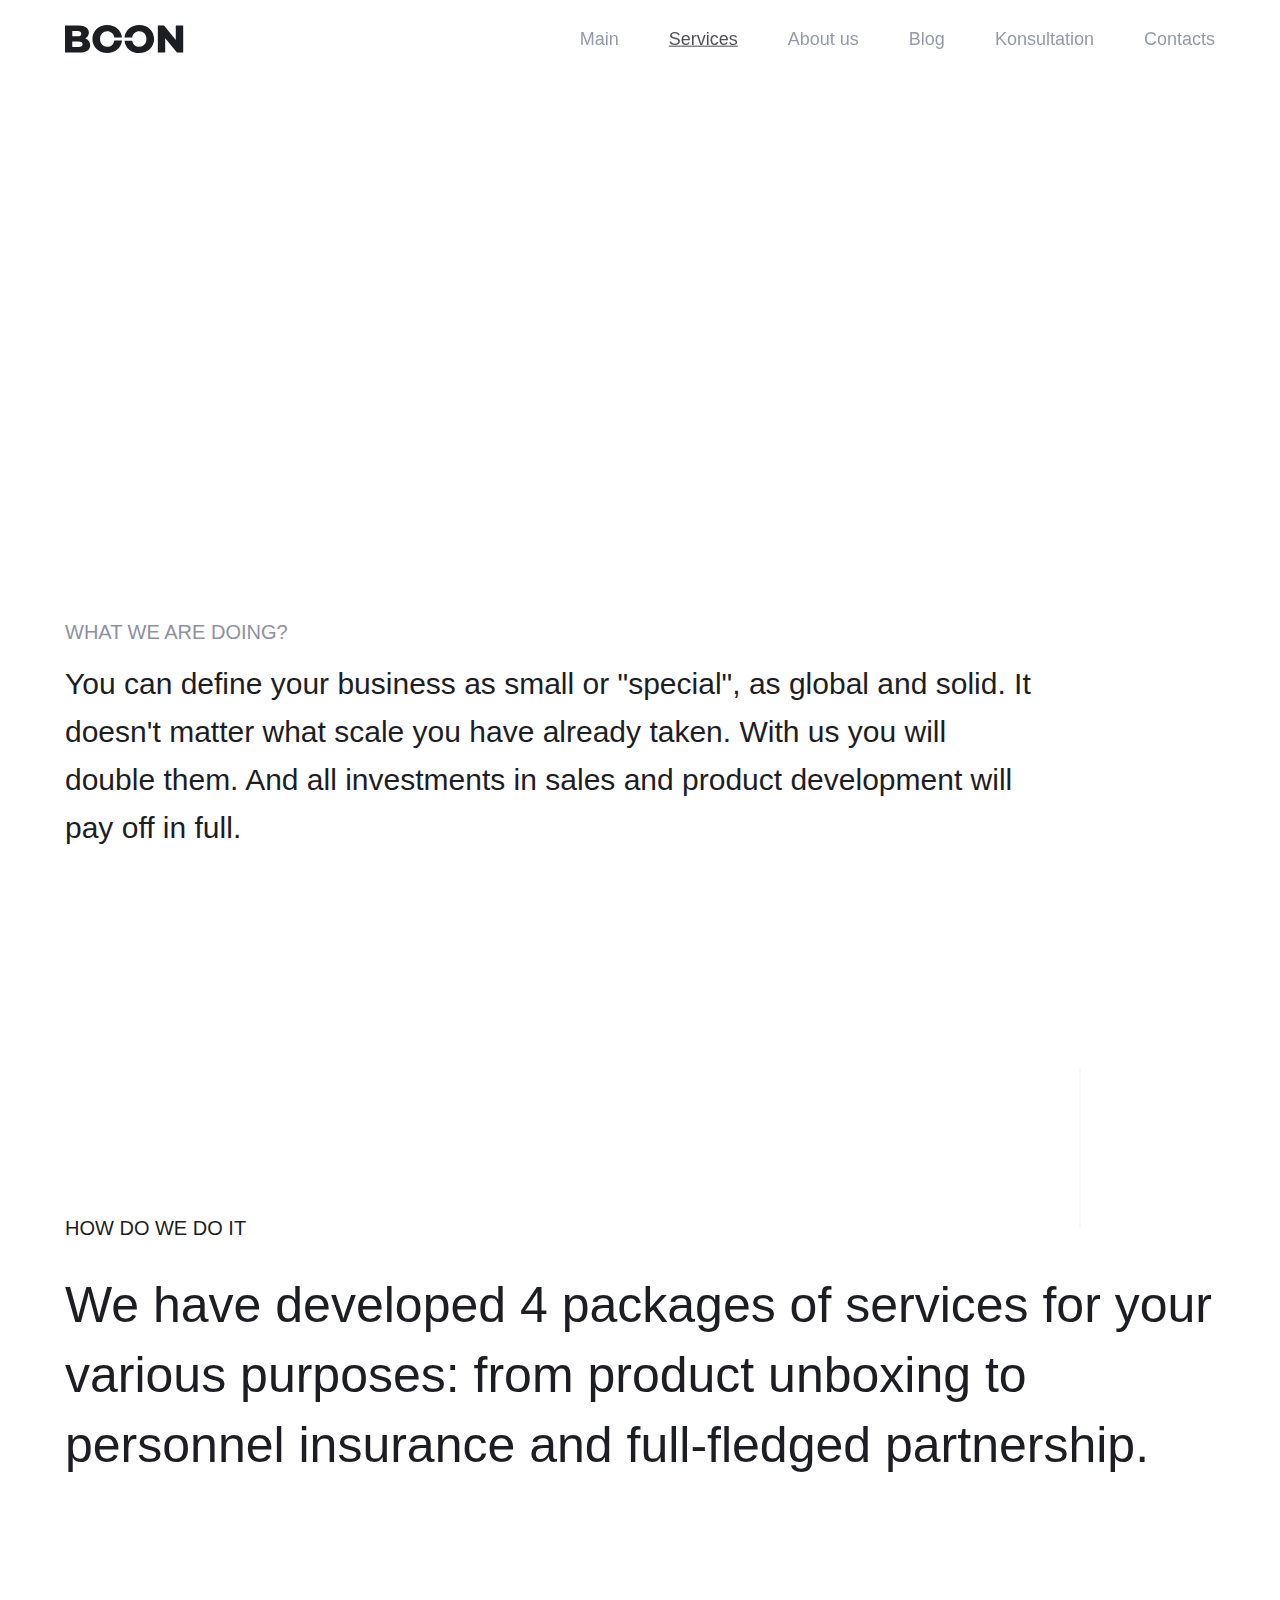
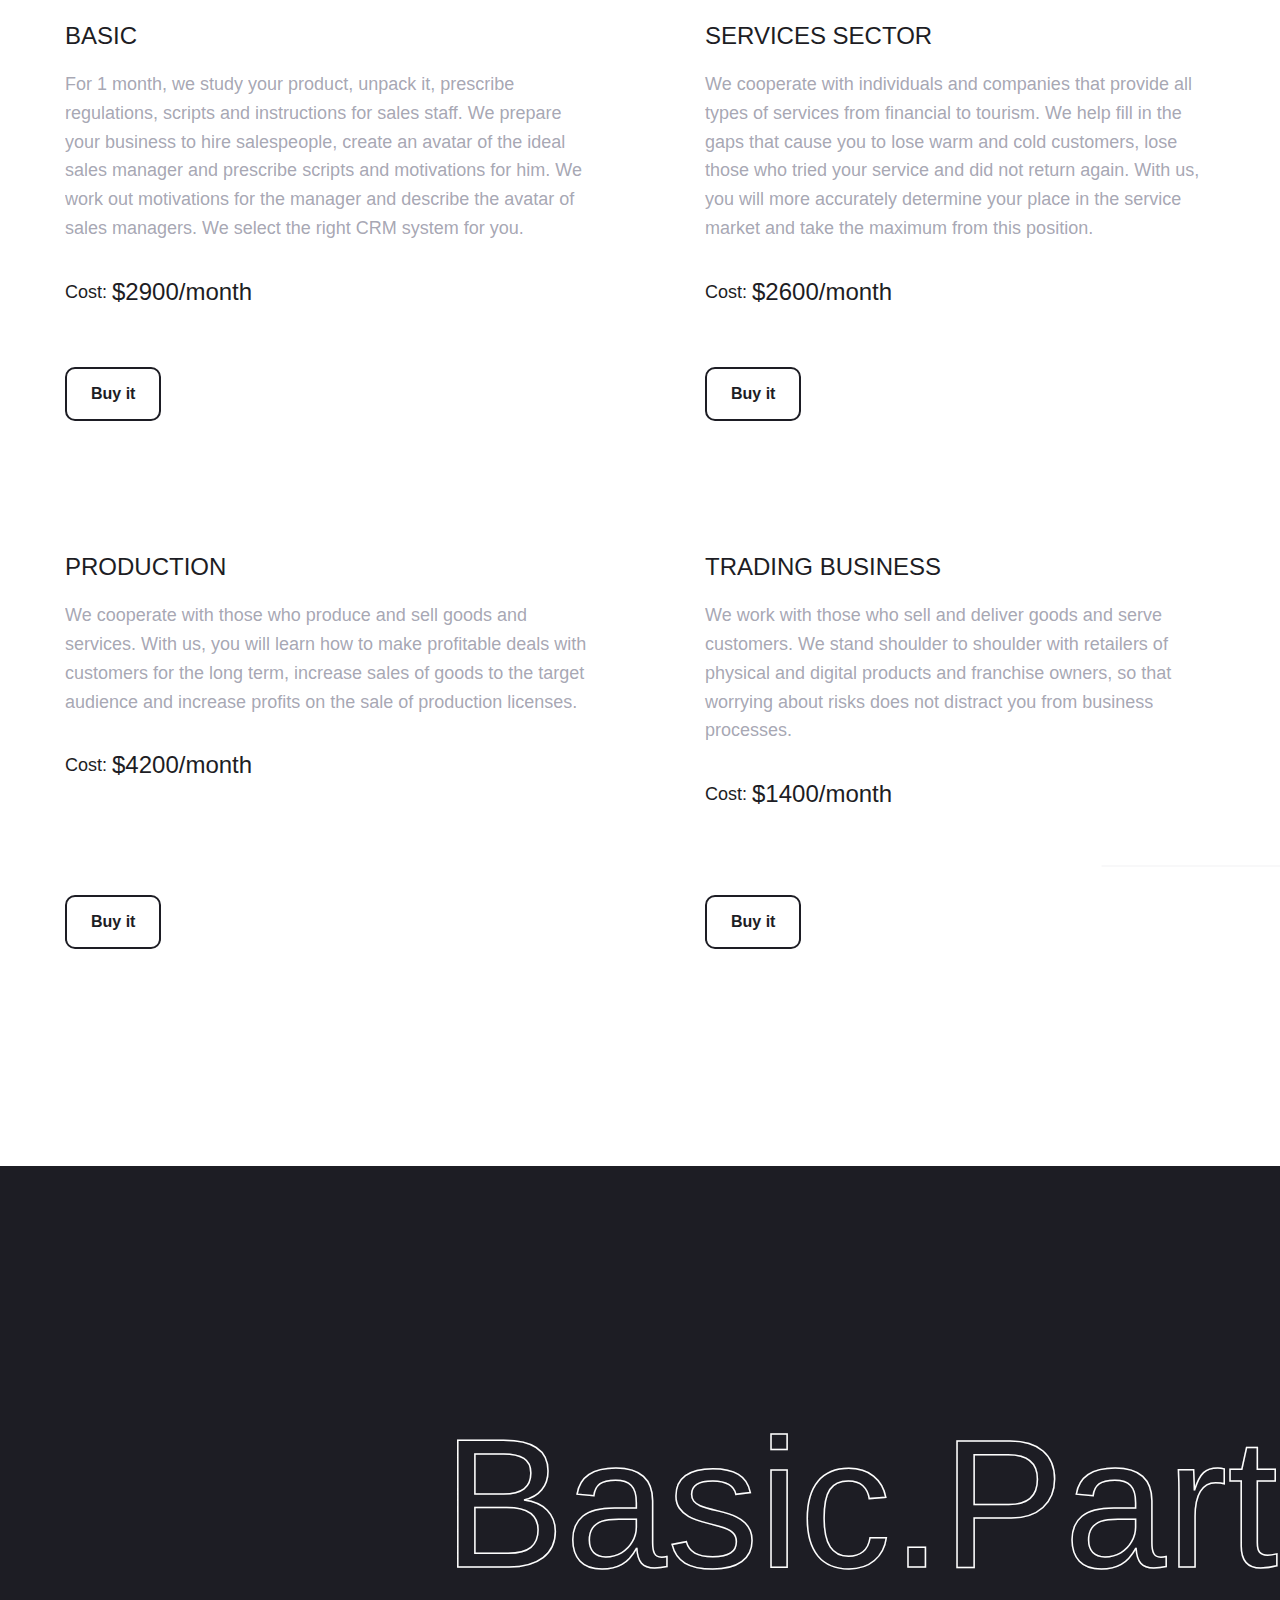
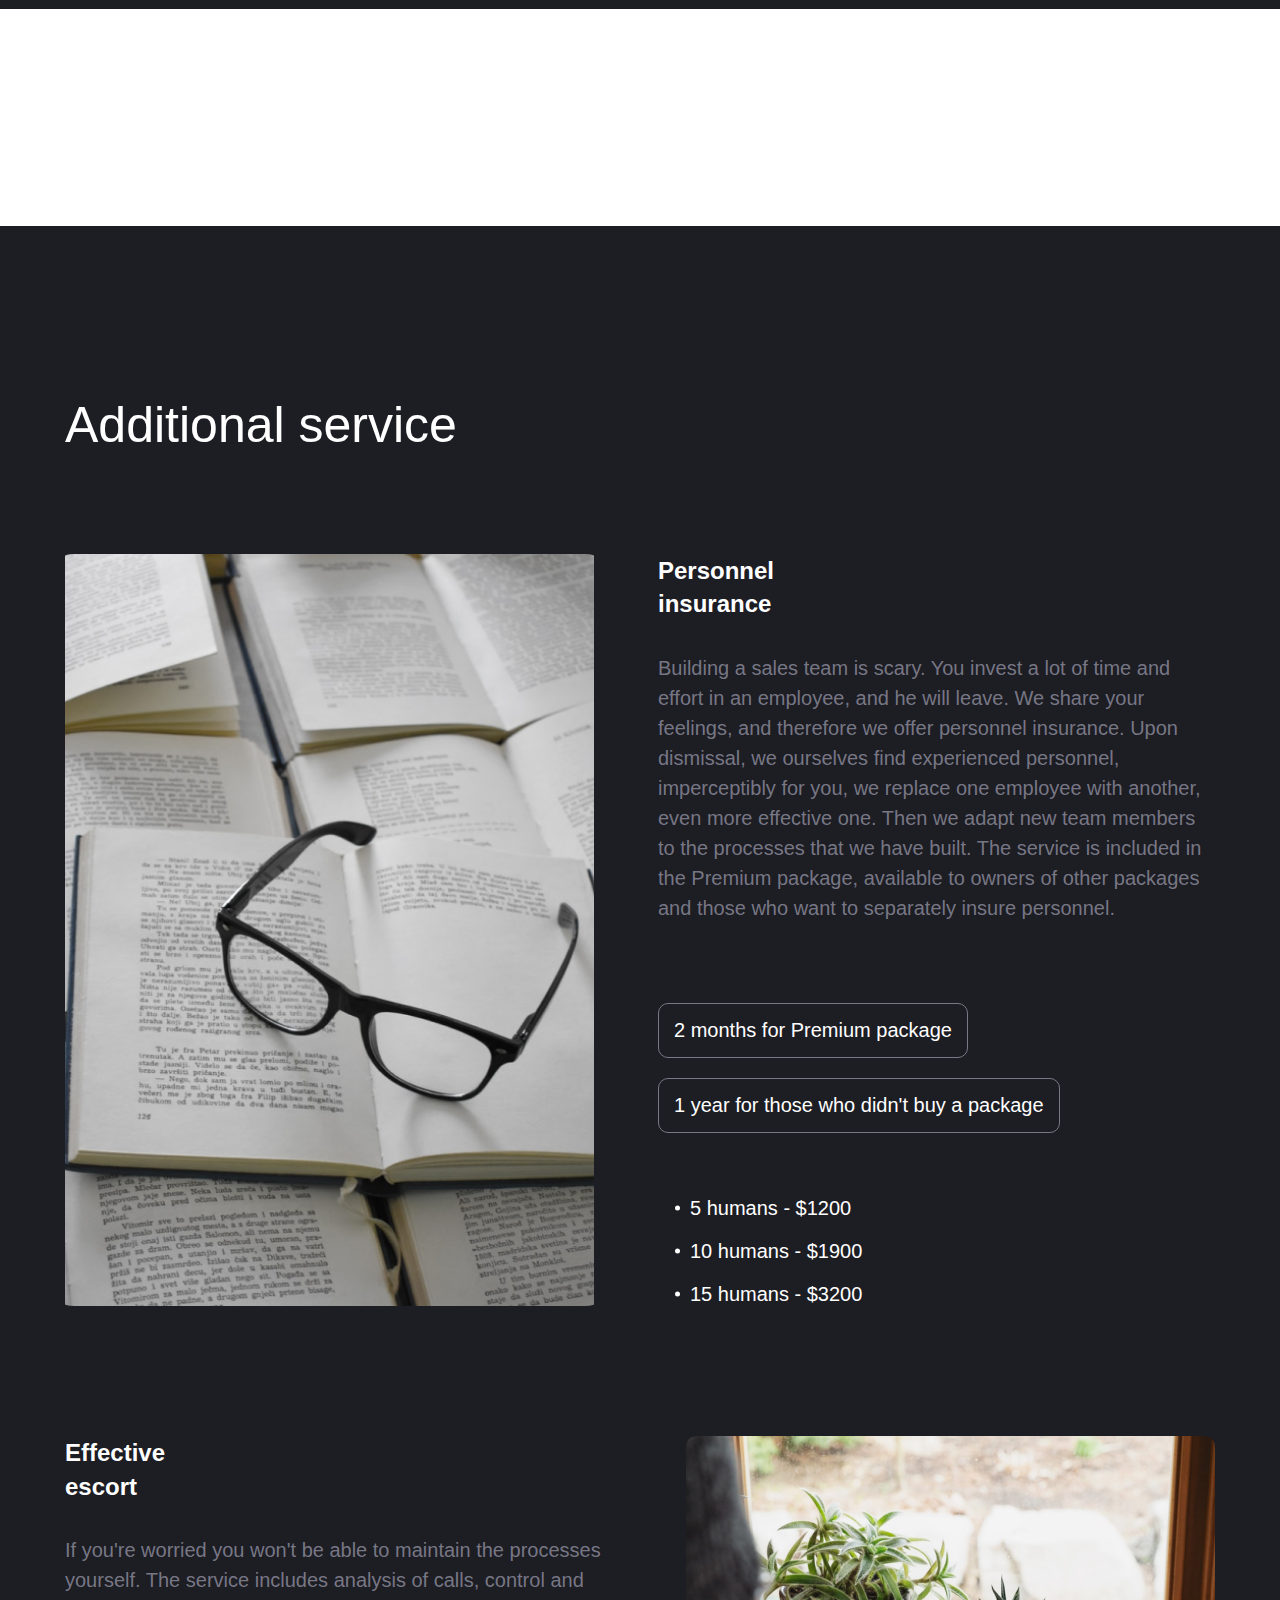
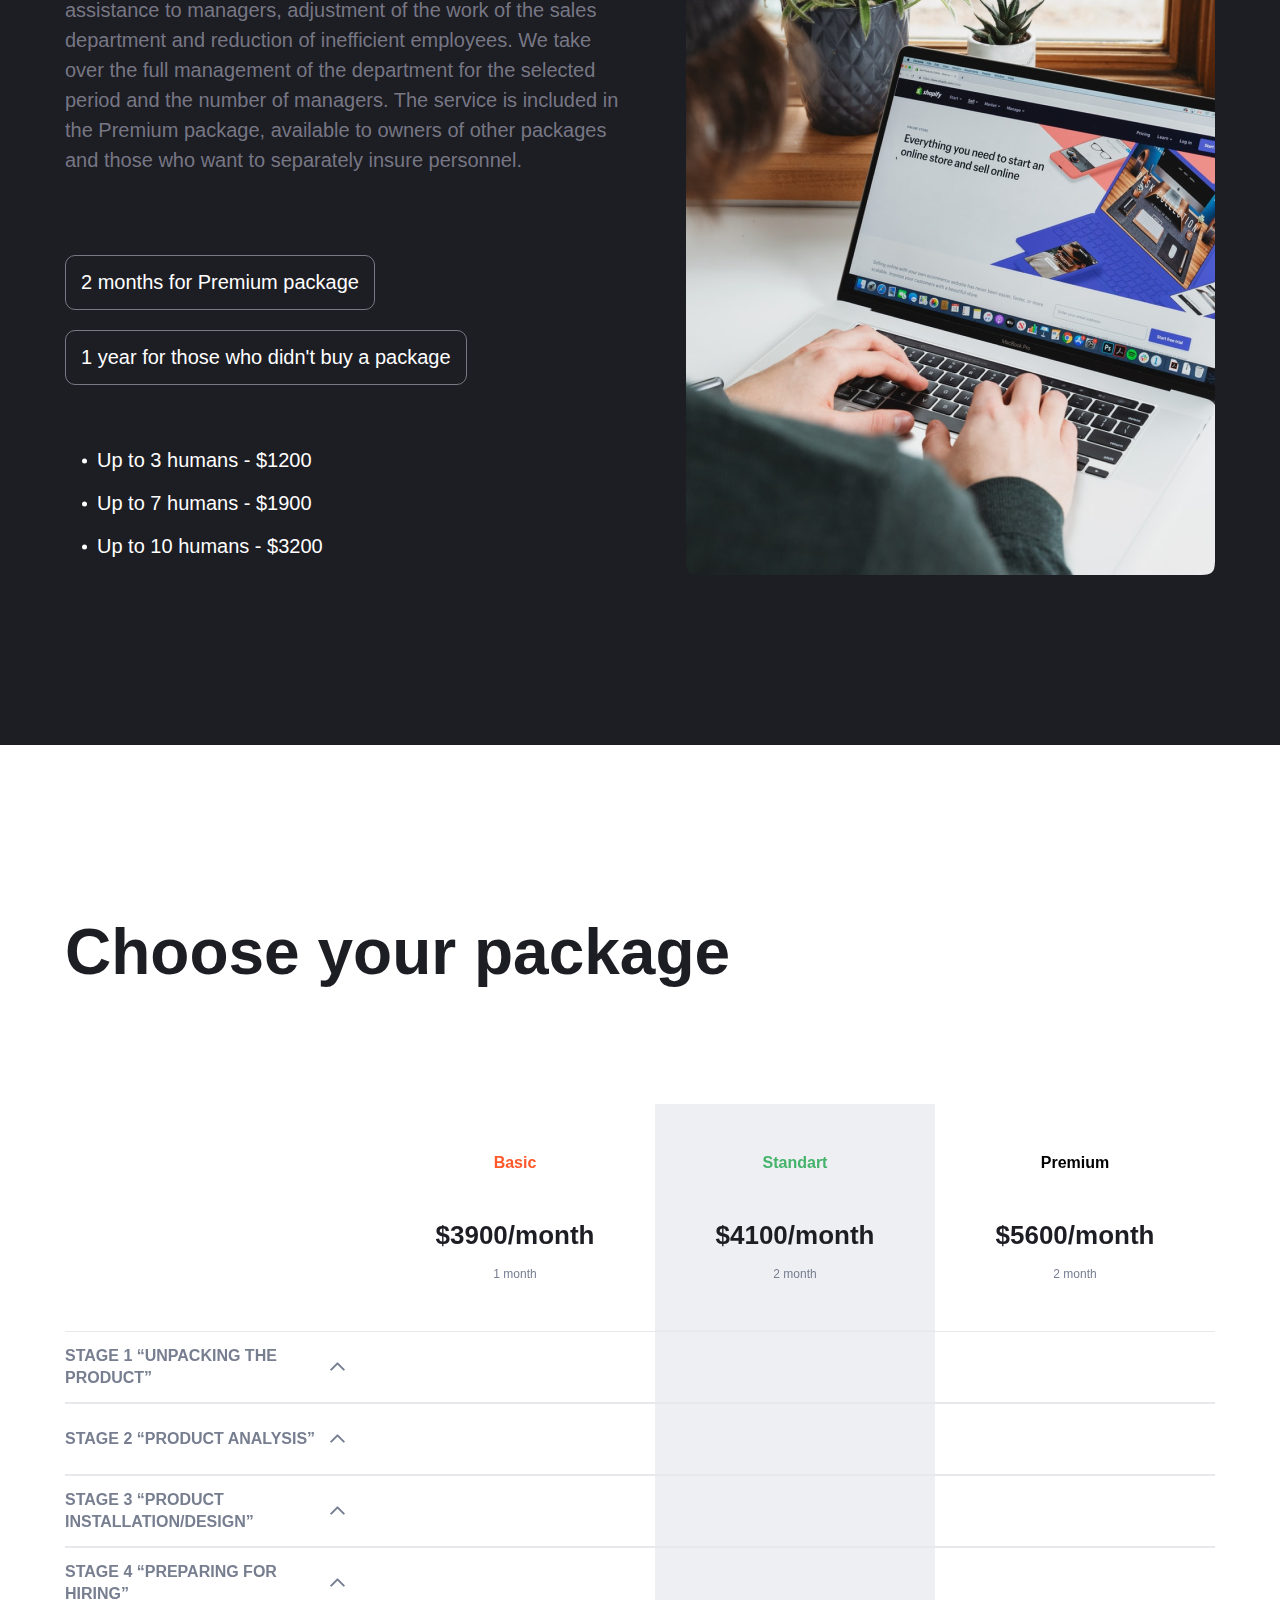
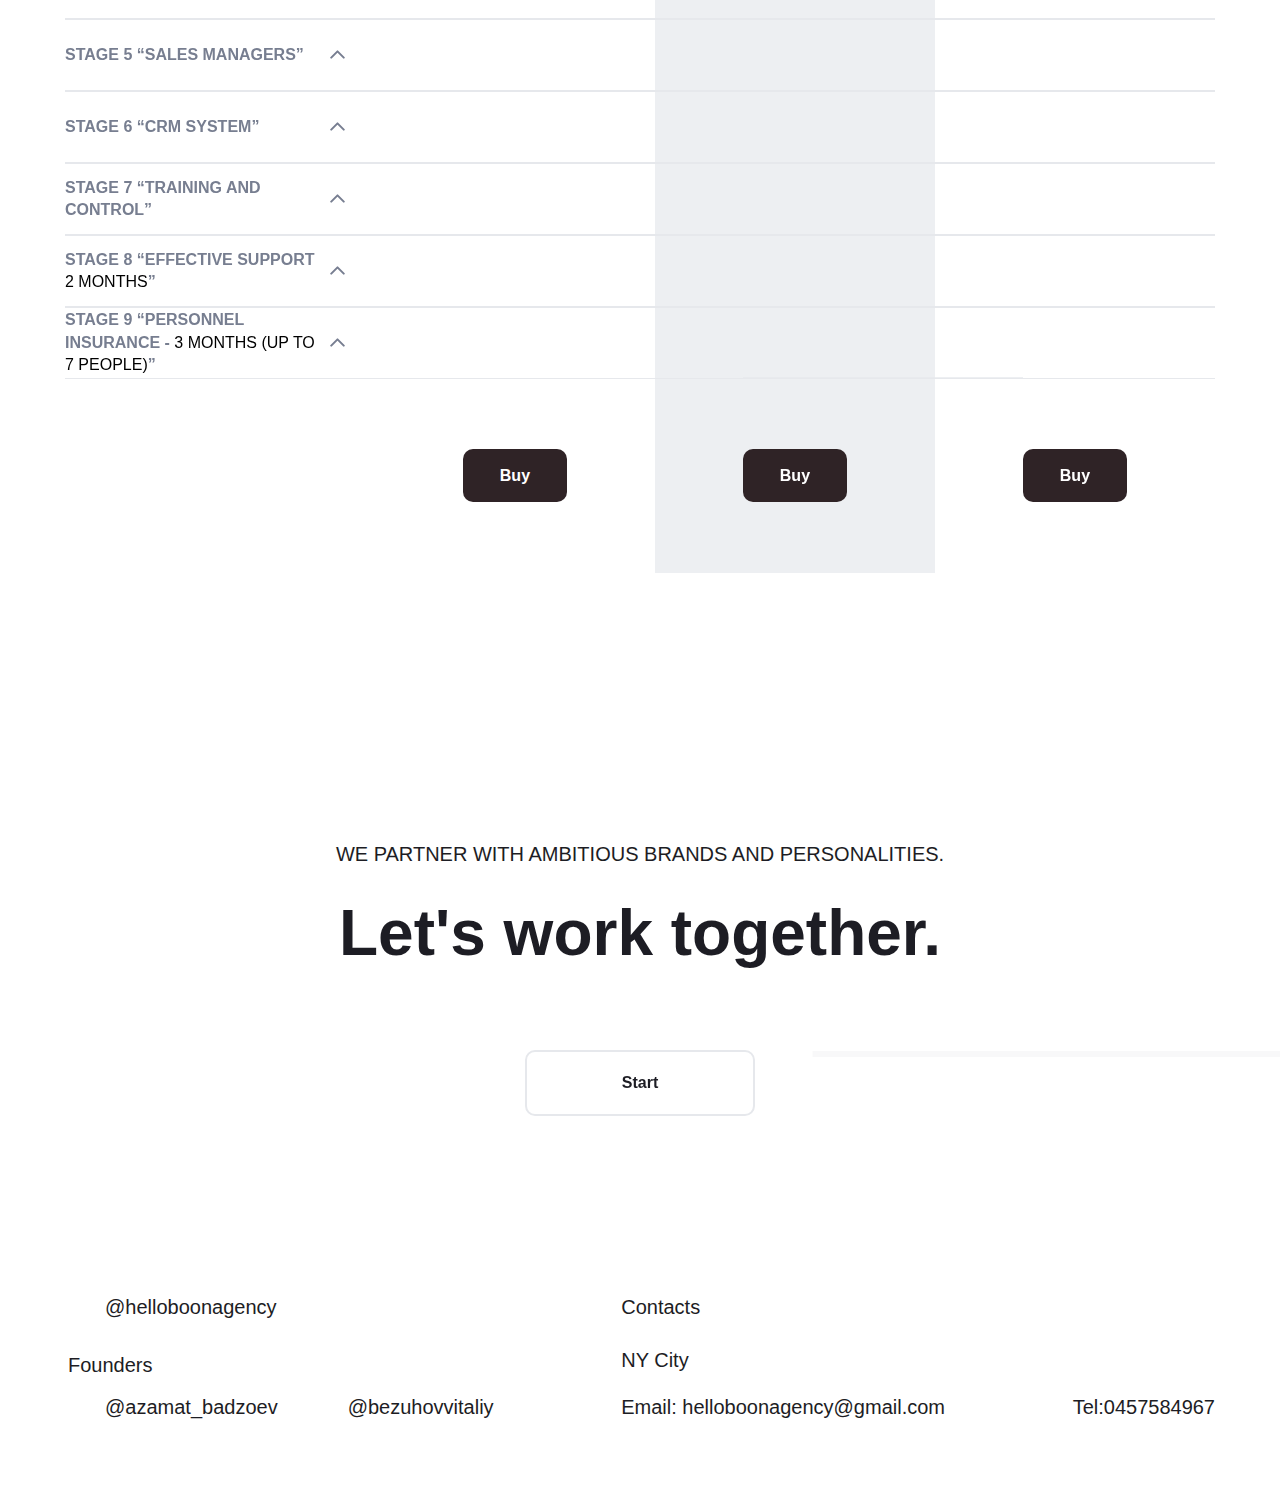
<file: services.html>
<!DOCTYPE html><html lang="en"><head><meta charset="UTF-8"><meta http-equiv="X-UA-Compatible" content="IE=edge"><meta name="viewport" content="width=device-width,initial-scale=1"><title>Boon - services</title><link rel="apple-touch-icon" sizes="57x57" href="img/apple-icon-57x57.png"><link rel="apple-touch-icon" sizes="60x60" href="img/apple-icon-60x60.png"><link rel="apple-touch-icon" sizes="72x72" href="img/apple-icon-72x72.png"><link rel="apple-touch-icon" sizes="76x76" href="img/apple-icon-76x76.png"><link rel="apple-touch-icon" sizes="114x114" href="img/apple-icon-114x114.png"><link rel="apple-touch-icon" sizes="120x120" href="img/apple-icon-120x120.png"><link rel="apple-touch-icon" sizes="144x144" href="img/apple-icon-144x144.png"><link rel="apple-touch-icon" sizes="152x152" href="img/apple-icon-152x152.png"><link rel="apple-touch-icon" sizes="180x180" href="img/apple-icon-180x180.png"><link rel="icon" type="image/png" sizes="192x192" href="img/android-icon-192x192.png"><link rel="icon" type="image/png" sizes="32x32" href="img/favicon-32x32.png"><link rel="icon" type="image/png" sizes="96x96" href="img/favicon-96x96.png"><link rel="icon" type="image/png" sizes="16x16" href="img/favicon-16x16.png"><meta name="msapplication-TileColor" content="#ffffff"><meta name="msapplication-TileImage" content="img/ms-icon-144x144.png"><meta name="theme-color" content="#ffffff"><meta property="og:image" content="img/favicon.png"><meta property="og:image:secure_url" content="img/favicon.png"><link rel="stylesheet" href="css/style.min.css?_v=20220701004618"></head><body><header class="header"><div class="container"><a href="index.html" class="logo"><svg width="119" height="29" viewBox="0 0 119 29" fill="none" xmlns="http://www.w3.org/2000/svg"><path d="M118.207 0.564697V27.5936H111.976L100.212 13.1617V27.5936H92.8325V0.564697H99.0282L110.793 14.9613V0.564697H118.207Z" fill="#1D1D24"/><path d="M74.2454 0C66.2746 0 60.2877 5.18702 59.522 12.4559H67.1795C67.8061 8.68031 70.6603 6.31616 74.2454 6.31616C78.283 6.31616 81.4505 9.35074 81.4505 14.0438C81.4505 18.7015 78.283 21.7713 74.2454 21.7713C70.6951 21.7713 67.8061 19.4072 67.1795 15.6316H59.522C60.2877 22.9358 66.2746 28.1228 74.2454 28.1228C82.7731 28.1228 89.0732 22.1948 89.0732 14.079C89.0732 5.9633 82.808 0 74.2454 0Z" fill="#1D1D24"/><path d="M49.3234 15.6669C48.6969 19.4425 45.8427 21.8066 42.2575 21.8066C38.2199 21.8066 35.0525 18.7721 35.0525 14.079C35.0525 9.42131 38.2199 6.35145 42.2575 6.35145C45.8079 6.35145 48.6969 8.7156 49.3234 12.4912H56.981C56.2152 5.18701 50.2284 0 42.2575 0C33.7298 0 27.4297 5.92802 27.4297 14.0438C27.4297 22.1595 33.7298 28.0875 42.2575 28.0875C50.2284 28.0875 56.2152 22.9005 56.981 15.5963H49.3234V15.6669Z" fill="#1D1D24"/><path d="M20.2944 13.4793C22.5917 12.2796 23.8795 10.1977 23.8795 7.62186C23.8795 3.45813 20.4336 0.564697 13.4374 0.564697H-0.207031V27.5936H14.2031C21.3734 27.5936 25.1674 24.8413 25.1674 20.1836C25.1674 16.902 23.3226 14.5732 20.2944 13.4793ZM7.2765 6.06928H12.4628C14.9689 6.06928 16.2568 6.95143 16.2568 8.64515C16.2568 10.3742 14.9689 11.2916 12.4628 11.2916H7.2765V6.06928ZM13.6114 22.0538H7.2765V16.5845H13.6114C16.1871 16.5845 17.5794 17.4666 17.5794 19.3368C17.5446 21.1716 16.1871 22.0538 13.6114 22.0538Z" fill="#1D1D24"/></svg></a><nav><a href="index.html"><span>Main</span> </a><a href="services.html"><span>Services</span> </a><a href="about_us.html"><span>About us</span> </a><a href="blog.html"><span>Blog</span> </a><a href="konsultation.html"><span>Konsultation</span> </a><a href="contacts.html"><span>Contacts</span></a></nav><div class="menu__mobile"><span></span> <span></span></div></div></header><section class="services__intro"><div class="container"><h1><span class="anim__word">Experts in sales</span> <span class="anim__word">department building</span> <span class="anim__word">and training.</span></h1><p class="subtitle">What we are doing?</p><p class="title">You can define your business as small or "special", as global and solid. It doesn't matter what scale you have already taken. With us you will double them. And all investments in sales and product development will pay off in full.</p></div></section><section class="tariff__section bg__scroll"><div class="saturn__decaration"><div class="sphere"></div></div><div class="container"><p class="subtitle">How do we do it</p><h3 class="main__title">We have developed 4 packages of services for your various purposes: from product unboxing to personnel insurance and full-fledged partnership.</h3><div class="cards__inner"><acticle class="tariff__card second_page"><div class="info"><p class="name">Basic</p><div class="about__tariff">For 1 month, we study your product, unpack it, prescribe regulations, scripts and instructions for sales staff. We prepare your business to hire salespeople, create an avatar of the ideal sales manager and prescribe scripts and motivations for him. We work out motivations for the manager and describe the avatar of sales managers. We select the right CRM system for you.</div><p class="tariff__price">Cost: <span>$2900/month</span></p></div><footer class="work__together-btn"><a href="contacts.html" class="main__btn"><span>Buy it</span></a></footer></acticle><acticle class="tariff__card"><div class="info"><p class="name">Services sector</p><div class="about__tariff">We cooperate with individuals and companies that provide all types of services from financial to tourism. We help fill in the gaps that cause you to lose warm and cold customers, lose those who tried your service and did not return again. With us, you will more accurately determine your place in the service market and take the maximum from this position.</div><p class="tariff__price">Cost: <span>$2600/month</span></p></div><footer class="work__together-btn"><a href="contacts.html" class="main__btn"><span>Buy it</span></a></footer></acticle><acticle class="tariff__card"><div class="info"><p class="name">production</p><div class="about__tariff">We cooperate with those who produce and sell goods and services. With us, you will learn how to make profitable deals with customers for the long term, increase sales of goods to the target audience and increase profits on the sale of production licenses.</div><p class="tariff__price">Cost: <span>$4200/month</span></p></div><footer class="work__together-btn"><a href="contacts.html" class="main__btn"><span>Buy it</span></a></footer></acticle><acticle class="tariff__card"><div class="info"><p class="name">trading business</p><div class="about__tariff">We work with those who sell and deliver goods and serve customers. We stand shoulder to shoulder with retailers of physical and digital products and franchise owners, so that worrying about risks does not distract you from business processes.</div><p class="tariff__price">Cost: <span>$1400/month</span></p></div><footer class="work__together-btn"><a href="contacts.html" class="main__btn"><span>Buy it</span></a></footer></acticle></div></div><div class="saturn_decor_2"><div class="saturn__decaration"><div class="sphere"></div></div></div></section><section class="running__stroke dark__background four__words"><div><h1><span>Basic.</span> <span>Partners.</span> <span>Standard.</span> <span>Premium.</span></h1></div></section><section class="additional__service"><div class="container"><h1>Additional service</h1><div class="service__inner"><div class="block"><img src="img/glasses.png" alt=""><div class="right"><h2>Personnel insurance</h2><p class="about">Building a sales team is scary. You invest a lot of time and effort in an employee, and he will leave. We share your feelings, and therefore we offer personnel insurance. Upon dismissal, we ourselves find experienced personnel, imperceptibly for you, we replace one employee with another, even more effective one. Then we adapt new team members to the processes that we have built. The service is included in the Premium package, available to owners of other packages and those who want to separately insure personnel.</p><div class="col__condition"><p>2 months for Premium package</p><p>1 year for those who didn't buy a package</p></div><div class="service__tariff"><p>5 humans - $1200</p><p>10 humans - $1900</p><p>15 humans - $3200</p></div></div></div><div class="block"><img src="img/laptop.png" alt=""><div class="right"><h2>Effective escort</h2><p class="about">If you're worried you won't be able to maintain the processes yourself. The service includes analysis of calls, control and assistance to managers, adjustment of the work of the sales department and reduction of inefficient employees. We take over the full management of the department for the selected period and the number of managers. The service is included in the Premium package, available to owners of other packages and those who want to separately insure personnel.</p><div class="col__condition"><p>2 months for Premium package</p><p>1 year for those who didn't buy a package</p></div><div class="service__tariff"><p>Up to 3 humans - $1200</p><p>Up to 7 humans - $1900</p><p>Up to 10 humans - $3200</p></div></div></div></div></div></section><section class="choose__package"><div class="container"><h1>Choose your package</h1><div class="package__inner"><div class="cost__item__wrapper"><div class="cost__item"></div><div class="cost__item col_1"><div><p class="name_package">Basic</p><h3>$3900/month</h3><p class="months">1 month</p></div></div><div class="cost__item"><div><p class="name_package">Standart</p><h3>$4100/month</h3><p class="months">2 month</p></div></div><div class="cost__item col_3"><div><p class="name_package">Premium</p><h3>$5600/month</h3><p class="months">2 month</p></div></div></div><div class="toggle__dropdown"><div class="toggle__item"><div class="item__name"><p>stage 1 “Unpacking the product”</p><img src="img/svgicons/arrow_drop.svg" alt=""></div><div class="col__block"><div class="col_1"></div><div class="col_2"></div><div class="col_3"></div></div></div><ul class="dropdown__list"><div class="dropdown__list__item"><li>Product study</li><div class="check__block"><div class="check__wrapper col_1"><img src="img/svgicons/check.png" alt=""></div><div class="check__wrapper col_2"><img src="img/svgicons/check.png" alt=""></div><div class="check__wrapper col_3"><img src="img/svgicons/check.png" alt=""></div></div></div><div class="dropdown__list__item"><li>Product unpacking</li><div class="check__block"><div class="check__wrapper col_1"><img src="img/svgicons/check.png" alt=""></div><div class="check__wrapper col_2"><img src="img/svgicons/check.png" alt=""></div><div class="check__wrapper col_3"><img src="img/svgicons/check.png" alt=""></div></div></div><div class="dropdown__list__item"><li>Creation of regulations, scripts, instructions</li><div class="check__block"><div class="check__wrapper col_1"><img src="img/svgicons/check.png" alt=""></div><div class="check__wrapper col_2"><img src="img/svgicons/check.png" alt=""></div><div class="check__wrapper col_3"><img src="img/svgicons/check.png" alt=""></div></div></div><div class="dropdown__list__item"><li>Creation of an interaction map of the OP</li><div class="check__block"><div class="check__wrapper col_1"><img src="img/svgicons/check.png" alt=""></div><div class="check__wrapper col_2"><img src="img/svgicons/check.png" alt=""></div><div class="check__wrapper col_3"><img src="img/svgicons/check.png" alt=""></div></div></div></ul><div class="toggle__item"><div class="item__name"><p>stage 2 “product analysis”</p><img src="img/svgicons/arrow_drop.svg" alt=""></div><div class="col__block"><div class="col_1"></div><div class="col_2"></div><div class="col_3"></div></div></div><ul class="dropdown__list"><div class="dropdown__list__item"><li>Product study</li><div class="check__block"><div class="check__wrapper col_1"><img src="img/svgicons/check.png" alt=""></div><div class="check__wrapper col_2"><img src="img/svgicons/check.png" alt=""></div><div class="check__wrapper col_3"><img src="img/svgicons/check.png" alt=""></div></div></div><div class="dropdown__list__item"><li>Product unpacking</li><div class="check__block"><div class="check__wrapper col_1"><img src="img/svgicons/check.png" alt=""></div><div class="check__wrapper col_2"><img src="img/svgicons/check.png" alt=""></div><div class="check__wrapper col_3"><img src="img/svgicons/check.png" alt=""></div></div></div><div class="dropdown__list__item"><li>Creation of regulations, scripts, instructions</li><div class="check__block"><div class="check__wrapper col_1"><img src="img/svgicons/check.png" alt=""></div><div class="check__wrapper col_2"><img src="img/svgicons/check.png" alt=""></div><div class="check__wrapper col_3"><img src="img/svgicons/check.png" alt=""></div></div></div><div class="dropdown__list__item"><li>Creation of an interaction map of the OP</li><div class="check__block"><div class="check__wrapper col_1"><img src="img/svgicons/check.png" alt=""></div><div class="check__wrapper col_2"><img src="img/svgicons/check.png" alt=""></div><div class="check__wrapper col_3"><img src="img/svgicons/check.png" alt=""></div></div></div></ul><div class="toggle__item"><div class="item__name"><p>Stage 3 “Product Installation/Design”</p><img src="img/svgicons/arrow_drop.svg" alt=""></div><div class="col__block"><div class="col_1"></div><div class="col_2"></div><div class="col_3"></div></div></div><ul class="dropdown__list"><div class="dropdown__list__item"><li>Product study</li><div class="check__block"><div class="check__wrapper col_1"><img src="img/svgicons/check.png" alt=""></div><div class="check__wrapper col_2"><img src="img/svgicons/check.png" alt=""></div><div class="check__wrapper col_3"><img src="img/svgicons/check.png" alt=""></div></div></div><div class="dropdown__list__item"><li>Product unpacking</li><div class="check__block"><div class="check__wrapper col_1"><img src="img/svgicons/check.png" alt=""></div><div class="check__wrapper col_2"><img src="img/svgicons/check.png" alt=""></div><div class="check__wrapper col_3"><img src="img/svgicons/check.png" alt=""></div></div></div><div class="dropdown__list__item"><li>Creation of regulations, scripts, instructions</li><div class="check__block"><div class="check__wrapper col_1"><img src="img/svgicons/check.png" alt=""></div><div class="check__wrapper col_2"><img src="img/svgicons/check.png" alt=""></div><div class="check__wrapper col_3"><img src="img/svgicons/check.png" alt=""></div></div></div><div class="dropdown__list__item"><li>Creation of an interaction map of the OP</li><div class="check__block"><div class="check__wrapper col_1"><img src="img/svgicons/check.png" alt=""></div><div class="check__wrapper col_2"><img src="img/svgicons/check.png" alt=""></div><div class="check__wrapper col_3"><img src="img/svgicons/check.png" alt=""></div></div></div></ul><div class="toggle__item"><div class="item__name"><p>Stage 4 “Preparing for Hiring”</p><img src="img/svgicons/arrow_drop.svg" alt=""></div><div class="col__block"><div class="col_1"></div><div class="col_2"></div><div class="col_3"></div></div></div><ul class="dropdown__list"><div class="dropdown__list__item"><li>Product study</li><div class="check__block"><div class="check__wrapper col_1"><img src="img/svgicons/check.png" alt=""></div><div class="check__wrapper col_2"><img src="img/svgicons/check.png" alt=""></div><div class="check__wrapper col_3"><img src="img/svgicons/check.png" alt=""></div></div></div><div class="dropdown__list__item"><li>Product unpacking</li><div class="check__block"><div class="check__wrapper col_1"><img src="img/svgicons/check.png" alt=""></div><div class="check__wrapper col_2"><img src="img/svgicons/check.png" alt=""></div><div class="check__wrapper col_3"><img src="img/svgicons/check.png" alt=""></div></div></div><div class="dropdown__list__item"><li>Creation of regulations, scripts, instructions</li><div class="check__block"><div class="check__wrapper col_1"><img src="img/svgicons/check.png" alt=""></div><div class="check__wrapper col_2"><img src="img/svgicons/check.png" alt=""></div><div class="check__wrapper col_3"><img src="img/svgicons/check.png" alt=""></div></div></div><div class="dropdown__list__item"><li>Creation of an interaction map of the OP</li><div class="check__block"><div class="check__wrapper col_1"><img src="img/svgicons/check.png" alt=""></div><div class="check__wrapper col_2"><img src="img/svgicons/check.png" alt=""></div><div class="check__wrapper col_3"><img src="img/svgicons/check.png" alt=""></div></div></div></ul><div class="toggle__item"><div class="item__name"><p>stage 5 “sales managers”</p><img src="img/svgicons/arrow_drop.svg" alt=""></div><div class="col__block"><div class="col_1"></div><div class="col_2"></div><div class="col_3"></div></div></div><ul class="dropdown__list"><div class="dropdown__list__item"><li>Product study</li><div class="check__block"><div class="check__wrapper col_1"><img src="img/svgicons/check.png" alt=""></div><div class="check__wrapper col_2"><img src="img/svgicons/check.png" alt=""></div><div class="check__wrapper col_3"><img src="img/svgicons/check.png" alt=""></div></div></div><div class="dropdown__list__item"><li>Product unpacking</li><div class="check__block"><div class="check__wrapper col_1"><img src="img/svgicons/check.png" alt=""></div><div class="check__wrapper col_2"><img src="img/svgicons/check.png" alt=""></div><div class="check__wrapper col_3"><img src="img/svgicons/check.png" alt=""></div></div></div><div class="dropdown__list__item"><li>Creation of regulations, scripts, instructions</li><div class="check__block"><div class="check__wrapper col_1"><img src="img/svgicons/check.png" alt=""></div><div class="check__wrapper col_2"><img src="img/svgicons/check.png" alt=""></div><div class="check__wrapper col_3"><img src="img/svgicons/check.png" alt=""></div></div></div><div class="dropdown__list__item"><li>Creation of an interaction map of the OP</li><div class="check__block"><div class="check__wrapper col_1"><img src="img/svgicons/check.png" alt=""></div><div class="check__wrapper col_2"><img src="img/svgicons/check.png" alt=""></div><div class="check__wrapper col_3"><img src="img/svgicons/check.png" alt=""></div></div></div></ul><div class="toggle__item"><div class="item__name"><p>stage 6 “CRM system”</p><img src="img/svgicons/arrow_drop.svg" alt=""></div><div class="col__block"><div class="col_1"></div><div class="col_2"></div><div class="col_3"></div></div></div><ul class="dropdown__list"><div class="dropdown__list__item"><li>Product study</li><div class="check__block"><div class="check__wrapper col_1"><img src="img/svgicons/check.png" alt=""></div><div class="check__wrapper col_2"><img src="img/svgicons/check.png" alt=""></div><div class="check__wrapper col_3"><img src="img/svgicons/check.png" alt=""></div></div></div><div class="dropdown__list__item"><li>Product unpacking</li><div class="check__block"><div class="check__wrapper col_1"><img src="img/svgicons/check.png" alt=""></div><div class="check__wrapper col_2"><img src="img/svgicons/check.png" alt=""></div><div class="check__wrapper col_3"><img src="img/svgicons/check.png" alt=""></div></div></div><div class="dropdown__list__item"><li>Creation of regulations, scripts, instructions</li><div class="check__block"><div class="check__wrapper col_1"><img src="img/svgicons/check.png" alt=""></div><div class="check__wrapper col_2"><img src="img/svgicons/check.png" alt=""></div><div class="check__wrapper col_3"><img src="img/svgicons/check.png" alt=""></div></div></div><div class="dropdown__list__item"><li>Creation of an interaction map of the OP</li><div class="check__block"><div class="check__wrapper col_1"><img src="img/svgicons/check.png" alt=""></div><div class="check__wrapper col_2"><img src="img/svgicons/check.png" alt=""></div><div class="check__wrapper col_3"><img src="img/svgicons/check.png" alt=""></div></div></div></ul><div class="toggle__item"><div class="item__name"><p>stage 7 “Training and control”</p><img src="img/svgicons/arrow_drop.svg" alt=""></div><div class="col__block"><div class="col_1"></div><div class="col_2"></div><div class="col_3"></div></div></div><ul class="dropdown__list"><div class="dropdown__list__item"><li>Product study</li><div class="check__block"><div class="check__wrapper col_1"><img src="img/svgicons/check.png" alt=""></div><div class="check__wrapper col_2"><img src="img/svgicons/check.png" alt=""></div><div class="check__wrapper col_3"><img src="img/svgicons/check.png" alt=""></div></div></div><div class="dropdown__list__item"><li>Product unpacking</li><div class="check__block"><div class="check__wrapper col_1"><img src="img/svgicons/check.png" alt=""></div><div class="check__wrapper col_2"><img src="img/svgicons/check.png" alt=""></div><div class="check__wrapper col_3"><img src="img/svgicons/check.png" alt=""></div></div></div><div class="dropdown__list__item"><li>Creation of regulations, scripts, instructions</li><div class="check__block"><div class="check__wrapper col_1"><img src="img/svgicons/check.png" alt=""></div><div class="check__wrapper col_2"><img src="img/svgicons/check.png" alt=""></div><div class="check__wrapper col_3"><img src="img/svgicons/check.png" alt=""></div></div></div><div class="dropdown__list__item"><li>Creation of an interaction map of the OP</li><div class="check__block"><div class="check__wrapper col_1"><img src="img/svgicons/check.png" alt=""></div><div class="check__wrapper col_2"><img src="img/svgicons/check.png" alt=""></div><div class="check__wrapper col_3"><img src="img/svgicons/check.png" alt=""></div></div></div></ul><div class="toggle__item"><div class="item__name"><p>stage 8 “effective support <span>2 months</span>”</p><img src="img/svgicons/arrow_drop.svg" alt=""></div><div class="col__block"><div class="col_1"></div><div class="col_2"></div><div class="col_3"></div></div></div><ul class="dropdown__list"><div class="dropdown__list__item"><li>Product study</li><div class="check__block"><div class="check__wrapper col_1"><img src="img/svgicons/check.png" alt=""></div><div class="check__wrapper col_2"><img src="img/svgicons/check.png" alt=""></div><div class="check__wrapper col_3"><img src="img/svgicons/check.png" alt=""></div></div></div><div class="dropdown__list__item"><li>Product unpacking</li><div class="check__block"><div class="check__wrapper col_1"><img src="img/svgicons/check.png" alt=""></div><div class="check__wrapper col_2"><img src="img/svgicons/check.png" alt=""></div><div class="check__wrapper col_3"><img src="img/svgicons/check.png" alt=""></div></div></div><div class="dropdown__list__item"><li>Creation of regulations, scripts, instructions</li><div class="check__block"><div class="check__wrapper col_1"><img src="img/svgicons/check.png" alt=""></div><div class="check__wrapper col_2"><img src="img/svgicons/check.png" alt=""></div><div class="check__wrapper col_3"><img src="img/svgicons/check.png" alt=""></div></div></div><div class="dropdown__list__item"><li>Creation of an interaction map of the OP</li><div class="check__block"><div class="check__wrapper col_1"><img src="img/svgicons/check.png" alt=""></div><div class="check__wrapper col_2"><img src="img/svgicons/check.png" alt=""></div><div class="check__wrapper col_3"><img src="img/svgicons/check.png" alt=""></div></div></div></ul><div class="toggle__item"><div class="item__name"><p>stage 9 “personnel insurance - <span>3 months (up to 7 people)</span>”</p><img src="img/svgicons/arrow_drop.svg" alt=""></div><div class="col__block"><div class="col_1"></div><div class="col_2"></div><div class="col_3"></div></div></div><ul class="dropdown__list"><div class="dropdown__list__item"><li>Product study</li><div class="check__block"><div class="check__wrapper col_1"><img src="img/svgicons/check.png" alt=""></div><div class="check__wrapper col_2"><img src="img/svgicons/check.png" alt=""></div><div class="check__wrapper col_3"><img src="img/svgicons/check.png" alt=""></div></div></div><div class="dropdown__list__item"><li>Product unpacking</li><div class="check__block"><div class="check__wrapper col_1"><img src="img/svgicons/check.png" alt=""></div><div class="check__wrapper col_2"><img src="img/svgicons/check.png" alt=""></div><div class="check__wrapper col_3"><img src="img/svgicons/check.png" alt=""></div></div></div><div class="dropdown__list__item"><li>Creation of regulations, scripts, instructions</li><div class="check__block"><div class="check__wrapper col_1"><img src="img/svgicons/check.png" alt=""></div><div class="check__wrapper col_2"><img src="img/svgicons/check.png" alt=""></div><div class="check__wrapper col_3"><img src="img/svgicons/check.png" alt=""></div></div></div><div class="dropdown__list__item"><li>Creation of an interaction map of the OP</li><div class="check__block"><div class="check__wrapper col_1"><img src="img/svgicons/check.png" alt=""></div><div class="check__wrapper col_2"><img src="img/svgicons/check.png" alt=""></div><div class="check__wrapper col_3"><img src="img/svgicons/check.png" alt=""></div></div></div></ul><div class="footer"><div class="btn__wrapper col_1"><a href="contacts.html" class="main__btn"><span>Buy</span></a></div><div class="btn__wrapper col_2"><a href="contacts.html" class="main__btn"><span>Buy</span></a></div><div class="btn__wrapper col_3"><a href="contacts.html" class="main__btn"><span>Buy</span></a></div></div></div></div></div></section><footer class="bg__scroll"><div class="top__part"><p class="subtitle">We partner with ambitious brands and personalities.</p><p class="title">Let's work together.</p><div class="btn__wrapper"><a href="contacts.html" class="main__btn"><span>Start</span></a></div><div class="saturn__decaration"><div class="sphere"></div></div></div><div class="container"><div class="col__socials"><a href="#" class="instagram"><img src="img/svgicons/insta.svg" alt=""> <span>@helloboonagency</span></a><p>Founders</p><div class="ceo__founders"><a href="#" class="instagram"><img src="img/svgicons/insta.svg" alt=""> <span>@azamat_badzoev</span> </a><a href="#" class="instagram"><img src="img/svgicons/insta.svg" alt=""> <span>@bezuhovvitaliy</span></a></div></div><div class="contacts"><p>Contacts</p><p class="city">NY City</p><a href="#">Email: helloboonagency@gmail.com</a></div><div class="tel"><a href="#"><span>Tel:0457584967</span></a></div></div></footer><script src="libs/jquery.min.js?_v=20220701004618"></script><script src="js/app.min.js?_v=20220701004618"></script></body></html>
</file>
<file: css/style.min.css>
@-webkit-keyframes appearing{to{-webkit-transform:translateY(0);transform:translateY(0);opacity:1}}@keyframes appearing{to{-webkit-transform:translateY(0);transform:translateY(0);opacity:1}}@-webkit-keyframes drawing_line{0%{stroke-dashoffset:1200;stroke-dasharray:1200;stroke:#1d1d24;fill:transparent}15%{stroke-dashoffset:0;stroke-dasharray:1200;stroke:#1d1d24;fill:transparent}56%{stroke-dashoffset:0;stroke-dasharray:1200;stroke:#1d1d24;fill:#1d1d24}90%{stroke-dashoffset:0;stroke-dasharray:1200;stroke:#1d1d24;fill:#1d1d24}100%{stroke-dashoffset:0;stroke-dasharray:1200;stroke:transparent;fill:transparent}}@keyframes drawing_line{0%{stroke-dashoffset:1200;stroke-dasharray:1200;stroke:#1d1d24;fill:transparent}15%{stroke-dashoffset:0;stroke-dasharray:1200;stroke:#1d1d24;fill:transparent}56%{stroke-dashoffset:0;stroke-dasharray:1200;stroke:#1d1d24;fill:#1d1d24}90%{stroke-dashoffset:0;stroke-dasharray:1200;stroke:#1d1d24;fill:#1d1d24}100%{stroke-dashoffset:0;stroke-dasharray:1200;stroke:transparent;fill:transparent}}@-webkit-keyframes rotating{from{-webkit-transform:rotate(0);transform:rotate(0)}from{-webkit-transform:rotate(-360deg);transform:rotate(-360deg)}}@keyframes rotating{from{-webkit-transform:rotate(0);transform:rotate(0)}from{-webkit-transform:rotate(-360deg);transform:rotate(-360deg)}}@-webkit-keyframes header__bg{to{background:#1d1d24}}@keyframes header__bg{to{background:#1d1d24}}@-webkit-keyframes lamp{0%{-webkit-transform:rotate(34deg);transform:rotate(34deg)}50%{-webkit-transform:rotate(-50deg);transform:rotate(-50deg)}100%{-webkit-transform:rotate(34deg);transform:rotate(34deg)}}@keyframes lamp{0%{-webkit-transform:rotate(34deg);transform:rotate(34deg)}50%{-webkit-transform:rotate(-50deg);transform:rotate(-50deg)}100%{-webkit-transform:rotate(34deg);transform:rotate(34deg)}}@-webkit-keyframes scaling{0%{-webkit-transform:scale(0);transform:scale(0)}70%{-webkit-transform:scale(1.2);transform:scale(1.2)}100%{-webkit-transform:scale(1);transform:scale(1)}}@keyframes scaling{0%{-webkit-transform:scale(0);transform:scale(0)}70%{-webkit-transform:scale(1.2);transform:scale(1.2)}100%{-webkit-transform:scale(1);transform:scale(1)}}@-webkit-keyframes arrow{0%{-webkit-transform:translateY(0);transform:translateY(0)}50%{-webkit-transform:translateY(20px);transform:translateY(20px)}100%{-webkit-transform:translateY(0);transform:translateY(0)}}@keyframes arrow{0%{-webkit-transform:translateY(0);transform:translateY(0)}50%{-webkit-transform:translateY(20px);transform:translateY(20px)}100%{-webkit-transform:translateY(0);transform:translateY(0)}}a,abbr,address,article,aside,audio,b,blockquote,body,button,canvas,caption,cite,code,dd,del,details,dfn,div,dl,dt,em,fieldset,figcaption,figure,footer,form,h1,h2,h3,h4,h5,h6,header,html,i,iframe,img,input,ins,kbd,label,legend,li,mark,menu,nav,object,ol,p,pre,q,samp,section,select,small,span,strong,sub,summary,sup,table,tbody,td,textarea,tfoot,th,thead,time,tr,u,ul,var,video{font-style:normal;vertical-align:baseline;white-space:normal}*{-webkit-box-sizing:border-box;box-sizing:border-box;list-style:none;outline:0;margin:0;padding:0;font-weight:400;font-style:normal;word-break:keep-all}form{height:inherit}iframe{width:100%}input::-webkit-inner-spin-button,input::-webkit-outer-spin-button{-webkit-appearance:none;margin:0}A:active,A:hover,A:link,A:visited{text-decoration:none}ul{margin:0;padding:0;list-style:none}.container{width:100%;max-width:1180px;margin:0 auto;padding:0 15px}footer,header,section{width:100%}.main__btn{padding:16px 24px;border:2px solid #e6e8ec;border-radius:10px;overflow:hidden;position:relative}.main__btn:hover::before{width:100%;left:0;right:auto}.main__btn:hover span{color:#1d1d24;-webkit-transition:.2s;-o-transition:.2s;transition:.2s}.main__btn::before{content:" ";width:0;-webkit-transition:.5s ease;-o-transition:.5s ease;transition:.5s ease;height:100%;background:#e6e8ec;position:absolute;top:0;right:0;z-index:1}.main__btn span{color:#fff;font-size:16px;font-weight:700;position:relative;z-index:3;-webkit-transition:.2s;-o-transition:.2s;transition:.2s}.saturn__decaration{width:170px;height:170px;position:absolute}.saturn__decaration .sphere{width:100%;height:100%;background:rgba(251,251,252,.0196078431);border-radius:50%;position:relative}.saturn__decaration .sphere::before{content:" ";height:170%;width:2px;background:rgba(173,173,194,.09);position:absolute;left:50%;top:50%;-webkit-transform:translate(-50%,-50%);-ms-transform:translate(-50%,-50%);transform:translate(-50%,-50%)}.anim__word{-webkit-transform:translateY(-30%);-ms-transform:translateY(-30%);transform:translateY(-30%);opacity:0;-webkit-animation:appearing 1s ease forwards;animation:appearing 1s ease forwards}.anim__word:nth-child(2){-webkit-animation-delay:.2s;animation-delay:.2s}.anim__word:nth-child(3){-webkit-animation-delay:.4s;animation-delay:.4s}.anim__word:nth-child(4){-webkit-animation-delay:.6s;animation-delay:.6s}.anim__word:nth-child(5){-webkit-animation-delay:.8s;animation-delay:.8s}.anim__word:nth-child(6){-webkit-animation-delay:1s;animation-delay:1s}@font-face{font-family:Montserrat,sans-serif;font-display:swap;src:url(../fonts/Montserrat-Bold.woff2) format("woff2"),url(../fonts/Montserrat-Bold.woff) format("woff");font-weight:700;font-style:normal}@font-face{font-family:Montserrat,sans-serif;font-display:swap;src:url(../fonts/Montserrat-Light.woff2) format("woff2"),url(../fonts/Montserrat-Light.woff) format("woff");font-weight:300;font-style:normal}@font-face{font-family:Montserrat,sans-serif;font-display:swap;src:url(../fonts/Montserrat-Medium.woff2) format("woff2"),url(../fonts/Montserrat-Medium.woff) format("woff");font-weight:500;font-style:normal}@font-face{font-family:Montserrat,sans-serif;font-display:swap;src:url(../fonts/Montserrat-Regular.woff2) format("woff2"),url(../fonts/Montserrat-Regular.woff) format("woff");font-weight:400;font-style:normal}@font-face{font-family:Montserrat,sans-serif;font-display:swap;src:url(../fonts/Montserrat-SemiBold.woff2) format("woff2"),url(../fonts/Montserrat-SemiBold.woff) format("woff");font-weight:600;font-style:normal}@font-face{font-family:Montserrat,sans-serif;font-display:swap;src:url(../fonts/Montserrat-Thin.woff2) format("woff2"),url(../fonts/Montserrat-Thin.woff) format("woff");font-weight:100;font-style:normal}.tariff__section{padding:150px 0;position:relative;overflow:hidden;background:#fff;-webkit-transition:all 1.5s ease-in-out;-o-transition:all 1.5s ease-in-out;transition:all 1.5s ease-in-out}.tariff__section footer{background:0 0!important}.tariff__section a,.tariff__section h3,.tariff__section p,.tariff__section span{color:#1d1d24!important;border-color:#1d1d24!important}.tariff__section._active{background:#1d1d24}.tariff__section._active a,.tariff__section._active h3,.tariff__section._active p,.tariff__section._active span{color:#fff!important;border-color:#fff!important}.tariff__section._active .subtitle,.tariff__section._active .tariff__price{color:#90909f!important}.tariff__section._active a:hover span{color:#1d1d24!important}.tariff__section .saturn__decaration{right:9%;top:-4%}.tariff__section .saturn_decor_2{position:absolute;bottom:200px;right:-4%;height:-webkit-fit-content;height:-moz-fit-content;height:fit-content;width:-webkit-fit-content;width:-moz-fit-content;width:fit-content;-webkit-transform:rotate(90deg);-ms-transform:rotate(90deg);transform:rotate(90deg)}.tariff__section .saturn_decor_2 .saturn__decaration{position:relative}.tariff__section .container{display:-webkit-box;display:-ms-flexbox;display:flex;-webkit-box-orient:vertical;-webkit-box-direction:normal;-ms-flex-direction:column;flex-direction:column;-webkit-box-align:center;-ms-flex-align:center;align-items:center;-webkit-box-pack:center;-ms-flex-pack:center;justify-content:center}.tariff__section .container .subtitle{color:#90909f;font-size:20px;font-weight:500;margin-bottom:30px;text-transform:uppercase;-ms-flex-item-align:start;align-self:flex-start}.tariff__section .container .main__title{color:#fff;font-size:50px;font-weight:500;line-height:1.4}.tariff__section .container .cards__inner{width:100%;display:-webkit-box;display:-ms-flexbox;display:flex;-ms-flex-wrap:wrap;flex-wrap:wrap;margin-top:75px;border-bottom:2px solid rgba(255,255,255,.05)}.tariff__section .container .cards__inner .tariff__card{-webkit-box-flex:1;-ms-flex-positive:1;flex-grow:1;width:50%;overflow:hidden;min-height:33rem;display:-webkit-box;display:-ms-flexbox;display:flex;-webkit-box-orient:vertical;-webkit-box-direction:normal;-ms-flex-direction:column;flex-direction:column;-webkit-box-pack:justify;-ms-flex-pack:justify;justify-content:space-between}.tariff__section .container .cards__inner .tariff__card:nth-child(odd){padding:65px 50px 65px 0;border-right:2px solid rgba(255,255,255,.05);border-top:2px solid rgba(255,255,255,.05)}.tariff__section .container .cards__inner .tariff__card:nth-child(even){padding:65px 0 65px 65px;border-top:2px solid rgba(255,255,255,.05)}.tariff__section .container .cards__inner .tariff__card:last-child{border-right:none}.tariff__section .container .cards__inner .tariff__card .info{display:-webkit-box;display:-ms-flexbox;display:flex;-webkit-box-orient:vertical;-webkit-box-direction:normal;-ms-flex-direction:column;flex-direction:column;-webkit-box-align:start;-ms-flex-align:start;align-items:flex-start}.tariff__section .container .cards__inner .tariff__card .info .name{color:#fff;font-size:24px;font-weight:500;margin-bottom:20px;text-transform:uppercase}.tariff__section .container .cards__inner .tariff__card .info .about__tariff{color:rgba(144,144,159,.8);font-size:18px;font-weight:400;line-height:1.6;margin-bottom:30px;-o-text-overflow:ellipsis;text-overflow:ellipsis}.tariff__section .container .cards__inner .tariff__card .info .tariff__price{display:-webkit-box;display:-ms-flexbox;display:flex;-webkit-box-align:center;-ms-flex-align:center;align-items:center;-webkit-box-pack:center;-ms-flex-pack:center;justify-content:center;line-height:1.6;color:rgba(144,144,159,.8);font-size:18px;font-weight:400}.tariff__section .container .cards__inner .tariff__card .info .tariff__price span{color:#fff;font-size:24px;font-weight:400;margin-left:5px}.tariff__section .container .cards__inner .tariff__card footer.work__together-btn{display:-webkit-box;display:-ms-flexbox;display:flex;-ms-flex-item-align:start;align-self:flex-start;-webkit-box-align:start;-ms-flex-align:start;align-items:flex-start;margin-top:calc(1rem + 40px);padding:0}footer{background:#fff;padding:100px 0 75px;position:relative;overflow:hidden;-webkit-transition:all 1s ease-in-out;-o-transition:all 1s ease-in-out;transition:all 1s ease-in-out}footer a,footer p,footer span{color:#1d1d24!important}footer.bg__scroll._active{background:#1d1d24}footer.bg__scroll._active a,footer.bg__scroll._active p,footer.bg__scroll._active span{color:#fff!important}footer.bg__scroll._active a:hover span{color:#1d1d24!important}footer.bg__scroll._active .subtitle{color:#90909f!important}footer.bg__scroll._active .top__part .saturn__decaration .sphere{-webkit-transform:scale(1);-ms-transform:scale(1);transform:scale(1);-webkit-transition:.8s ease;-o-transition:.8s ease;transition:.8s ease;-webkit-transition-delay:.6s;-o-transition-delay:.6s;transition-delay:.6s}footer .top__part{width:100%;border-bottom:1px solid rgba(255,255,255,.1);display:-webkit-box;display:-ms-flexbox;display:flex;-webkit-box-align:center;-ms-flex-align:center;align-items:center;-webkit-box-pack:center;-ms-flex-pack:center;justify-content:center;align-items:center;-webkit-box-orient:vertical;-webkit-box-direction:normal;-ms-flex-direction:column;flex-direction:column;padding:0 15px 100px 15px}footer .top__part .subtitle{color:#90909f;font-size:20px;font-weight:500;margin-bottom:30px;text-transform:uppercase}footer .top__part .title{color:#fff;font-size:64px;font-weight:700;margin-bottom:80px;text-align:center}footer .top__part .btn__wrapper{width:100%;display:-webkit-box;display:-ms-flexbox;display:flex;-webkit-box-align:center;-ms-flex-align:center;align-items:center;-webkit-box-pack:center;-ms-flex-pack:center;justify-content:center;position:relative;z-index:2}footer .top__part .btn__wrapper .main__btn{padding:22px 95px;-ms-flex-item-align:center;-ms-grid-row-align:center;align-self:center;margin:0 auto;font-size:16px;font-weight:700}footer .top__part .saturn__decaration{position:absolute;right:-4%;top:30%;-webkit-transform:rotate(90deg);-ms-transform:rotate(90deg);transform:rotate(90deg)}footer .top__part .saturn__decaration .sphere{-webkit-transform:scale(3);-ms-transform:scale(3);transform:scale(3);-webkit-transition:.5s ease;-o-transition:.5s ease;transition:.5s ease}footer .container{display:-webkit-box;display:-ms-flexbox;display:flex;-webkit-box-align:center;-ms-flex-align:center;align-items:center;-webkit-box-pack:justify;-ms-flex-pack:justify;justify-content:space-between;padding-top:75px}footer .container a{display:-webkit-box;display:-ms-flexbox;display:flex;-webkit-box-align:center;-ms-flex-align:center;align-items:center;-webkit-box-pack:center;-ms-flex-pack:center;justify-content:center}footer .container a span{color:#fff;font-size:20px;font-weight:500}footer .container a img{margin-right:8px}footer .container .col__socials{display:-webkit-box;display:-ms-flexbox;display:flex;-webkit-box-align:start;-ms-flex-align:start;align-items:flex-start;-webkit-box-pack:center;-ms-flex-pack:center;justify-content:center;-webkit-box-orient:vertical;-webkit-box-direction:normal;-ms-flex-direction:column;flex-direction:column}footer .container .col__socials .instagram{color:rgba(255,255,255,.5);font-size:20px;font-weight:500;display:-webkit-box;display:-ms-flexbox;display:flex;-webkit-box-align:center;-ms-flex-align:center;align-items:center;-webkit-box-pack:start;-ms-flex-pack:start;justify-content:start}footer .container .col__socials>p{color:rgba(255,255,255,.5);font-size:20px;font-weight:500;margin-left:3px;margin-top:30px}footer .container .col__socials .ceo__founders{display:-webkit-box;display:-ms-flexbox;display:flex;-webkit-box-align:center;-ms-flex-align:center;align-items:center;-webkit-box-pack:center;-ms-flex-pack:center;justify-content:center;margin-top:15px}footer .container .col__socials .ceo__founders .instagram:first-child{margin-right:30px}footer .container .contacts{display:-webkit-box;display:-ms-flexbox;display:flex;-webkit-box-align:start;-ms-flex-align:start;align-items:flex-start;-webkit-box-pack:center;-ms-flex-pack:center;justify-content:center;-webkit-box-orient:vertical;-webkit-box-direction:normal;-ms-flex-direction:column;flex-direction:column;background:0 0!important;padding:0!important}footer .container .contacts>p{color:rgba(255,255,255,.5);font-size:20px;font-weight:500}footer .container .contacts .city{color:#fff;font-size:20px;font-weight:500;margin-top:30px}footer .container .contacts>a{margin-top:24px;color:#fff;font-size:20px;font-weight:500}footer .container .tel{display:-webkit-box;display:-ms-flexbox;display:flex;-ms-flex-item-align:end;align-self:flex-end}footer .container .tel a{min-height:32px}.select{width:100%;position:relative;z-index:50}.select.open{z-index:60}.select.open .select__input{-webkit-box-shadow:0 0 16px -2px #1d1d24;box-shadow:0 0 16px -2px #1d1d24}.select.open .select__input svg{-webkit-transform:rotate(0);-ms-transform:rotate(0);transform:rotate(0)}.select.open .select__dropdown{z-index:120}.select.open .select__dropdown{display:block}.select.open .select__backdrop{display:block}.select__input{border:1px solid rgba(173,173,194,.5);border-radius:10px;height:3rem;display:-webkit-box;display:-ms-flexbox;display:flex;-webkit-box-align:center;-ms-flex-align:center;align-items:center;padding:0 1rem;display:flex;align-items:center;-webkit-box-pack:justify;-ms-flex-pack:justify;justify-content:space-between;cursor:pointer;-webkit-transition:all .4s ease;-o-transition:all .4s ease;transition:all .4s ease}.select__input:hover{-webkit-box-shadow:0 0 16px -2px #1d1d24;box-shadow:0 0 16px -2px #1d1d24}.select__input span{color:#777e90;font-size:16px;font-weight:500;pointer-events:none}.select__input svg{position:relative;pointer-events:none;z-index:10;-webkit-transform:rotate(-180deg);-ms-transform:rotate(-180deg);transform:rotate(-180deg);-webkit-transition:all .4s ease;-o-transition:all .4s ease;transition:all .4s ease}.select__dropdown{border:1px solid #ccc;position:absolute;display:none;border-radius:10px;top:3rem;left:0;right:0;max-height:200px;overflow-y:auto;-webkit-box-shadow:0 3px 3px rgba(0,0,0,.768627451);box-shadow:0 3px 3px rgba(0,0,0,.768627451)}.select__dropdown::-webkit-scrollbar{width:5px;border-radius:10px}.select__dropdown::-webkit-scrollbar-track{background:#252525;border-radius:10px}.select__dropdown::-webkit-scrollbar-thumb{border-radius:10px;background:#898080}.select__backdrop{position:fixed;display:none;z-index:-1;top:0;right:0;left:0;bottom:0;background:0 0}.select__item{padding:1rem;border-bottom:1px solid #ccc;-webkit-transition:all .4s ease;-o-transition:all .4s ease;transition:all .4s ease;background:#fff;color:#1d1d24;font-size:16px;font-weight:500}.select__item.selected{background-color:#1d1d24;color:#fff}.select__item:hover{background-color:#1d1d24;color:#fff;cursor:pointer}body{font-family:Montserrat,sans-serif!important}header{background:#fff;padding:20px 0;-webkit-transition:.4s ease;-o-transition:.4s ease;transition:.4s ease;position:absolute;top:0;width:100%;z-index:3;left:0;display:-webkit-box;display:-ms-flexbox;display:flex;-webkit-box-align:center;-ms-flex-align:center;align-items:center;-webkit-box-pack:center;-ms-flex-pack:center;justify-content:center;transition:.4s ease}header.hide{top:-20%;-webkit-transition:.4s ease;-o-transition:.4s ease;transition:.4s ease;position:fixed;left:0}header.fixed{position:fixed;top:0;z-index:300}header.dark{background:#fff;-webkit-transition:.4s ease;-o-transition:.4s ease;transition:.4s ease;z-index:12;-webkit-animation:header__bg 1s ease forwards;animation:header__bg 1s ease forwards}header.dark .logo svg path{fill:#fff;-webkit-transition:.4s ease;-o-transition:.4s ease;transition:.4s ease}header.dark.active{z-index:200}header.dark .container nav a.active span{color:#fff}header.dark .menu__mobile span{background:#fff!important}header .container{display:-webkit-box;display:-ms-flexbox;display:flex;-webkit-box-align:center;-ms-flex-align:center;align-items:center;-webkit-box-pack:justify;-ms-flex-pack:justify;justify-content:space-between}header .container .logo{padding:5px 0}header .container .logo svg path{-webkit-transition:.4s ease;-o-transition:.4s ease;transition:.4s ease}header .container nav{display:-webkit-box;display:-ms-flexbox;display:flex;-webkit-box-align:center;-ms-flex-align:center;align-items:center;-webkit-box-pack:center;-ms-flex-pack:center;justify-content:center;-webkit-transition:.8s ease;-o-transition:.8s ease;transition:.8s ease}header .container nav.active{-webkit-transition:.8s ease;-o-transition:.8s ease;transition:.8s ease;left:0;z-index:15;z-index:50}header .container nav a{margin-left:50px;position:relative}header .container nav a span{width:-webkit-fit-content;width:-moz-fit-content;width:fit-content;height:-webkit-fit-content;height:-moz-fit-content;height:fit-content;color:#777e90;font-size:18px;font-weight:400}header .container nav a span::before{content:" ";position:absolute;top:-15px;left:-15px;right:-15px;bottom:-15px}header .container nav a:first-child{margin-left:0}header .container nav a.active span{text-decoration:underline;color:#1d1d24;font-weight:500}header .container .menu__mobile{position:relative;width:35px;height:17px;cursor:pointer;display:none}header .container .menu__mobile span{width:35px;height:4px;background:#1d1d24;position:absolute;border-radius:5px;-webkit-transition:all .4s ease;-o-transition:all .4s ease;transition:all .4s ease}header .container .menu__mobile span:nth-child(1){top:0;left:0}header .container .menu__mobile span:nth-child(2){bottom:0;left:0}header .container .menu__mobile.active span{-webkit-transition:all .4s ease;-o-transition:all .4s ease;transition:all .4s ease;background:#fff;top:50%}header .container .menu__mobile.active span:nth-child(1){-webkit-transform:rotate(135deg);-ms-transform:rotate(135deg);transform:rotate(135deg)}header .container .menu__mobile.active span:nth-child(2){-webkit-transform:rotate(-135deg);-ms-transform:rotate(-135deg);transform:rotate(-135deg)}.intro{background:#fff;margin-top:140px}.intro .container{display:-webkit-box;display:-ms-flexbox;display:flex;-webkit-box-align:center;-ms-flex-align:center;align-items:center;position:relative;z-index:5;-webkit-box-pack:justify;-ms-flex-pack:justify;justify-content:space-between}.intro .container .left h1{display:-webkit-box;display:-ms-flexbox;display:flex;-webkit-box-align:start;-ms-flex-align:start;align-items:flex-start;-webkit-box-pack:end;-ms-flex-pack:end;justify-content:flex-end;-webkit-box-orient:vertical;-webkit-box-direction:normal;-ms-flex-direction:column;flex-direction:column;position:relative;z-index:7}.intro .container .left h1 span{color:#1d1d24;font-weight:600;font-size:80px;line-height:1.4}.intro .container .right{position:relative;z-index:7}.intro .container .right svg{height:-webkit-fit-content;height:-moz-fit-content;height:fit-content;width:-webkit-fit-content;width:-moz-fit-content;width:fit-content;-o-object-fit:cover;object-fit:cover;max-width:100%}.intro .container .right svg#boon-show .path_line{fill:none;stroke:2px;stroke:transparent;stroke-width:2px;stroke-dashoffset:1200;stroke-dasharray:1200;-webkit-animation:drawing_line 7s linear forwards infinite;animation:drawing_line 7s linear forwards infinite}.intro .container .right svg#boon-show .path_line:nth-child(4){-webkit-animation-delay:1s;animation-delay:1s}.intro .container .right svg#boon-show .path_line:nth-child(3){-webkit-animation-delay:2s;animation-delay:2s}.intro .container .right svg#boon-show .path_line:nth-child(2){-webkit-animation-delay:3s;animation-delay:3s}.intro .container .right svg#boon-show .path_line:nth-child(1){-webkit-animation-delay:4s;animation-delay:4s}.intro .container .sphere{width:520px;height:520px;background:#adadc2;border-radius:50%;border:1px solid #42424a;position:absolute;z-index:4;opacity:.1;left:0;top:-63px;-webkit-transform:scale(0);-ms-transform:scale(0);transform:scale(0);-webkit-animation:scaling 1s ease forwards;animation:scaling 1s ease forwards;-webkit-animation-delay:.4s;animation-delay:.4s}.intro .container .sphere::before{content:"";width:40px;height:40px;position:absolute;border-radius:50%;background:#6b6b75;z-index:5;top:15%;left:35%}.about_us{margin:120px 0}.about_us .container{display:-webkit-box;display:-ms-flexbox;display:flex;-webkit-box-align:center;-ms-flex-align:center;align-items:center;-webkit-box-pack:justify;-ms-flex-pack:justify;justify-content:space-between;width:100%}.about_us .container .left{width:100%;max-width:30rem}.about_us .container .left .img_wrapper{width:100%;height:470px;position:relative}.about_us .container .left .img_wrapper._anim__item .line{top:-100%;-webkit-transition:.3s ease;-o-transition:.3s ease;transition:.3s ease}.about_us .container .left .img_wrapper._anim__item._active .line{top:0;-webkit-transition:.8s ease;-o-transition:.8s ease;transition:.8s ease;-webkit-transition-delay:.2s;-o-transition-delay:.2s;transition-delay:.2s}.about_us .container .left .img_wrapper::before{content:" ";width:300px;height:220px;background:#fff;border-radius:50%;position:absolute;bottom:-72px;left:-136px;-webkit-transform:rotate(43deg);-ms-transform:rotate(43deg);transform:rotate(43deg)}.about_us .container .left .img_wrapper::after{content:" ";width:200px;height:132px;background:#f7f7fa;border-radius:50%;position:absolute;bottom:-11px;left:-74px;-webkit-transform:rotate(43deg);-ms-transform:rotate(43deg);transform:rotate(43deg)}.about_us .container .left .img_wrapper .line{width:26px;height:100%;background:#fff;left:10%;position:absolute;top:0;-webkit-transition:all .4s ease;-o-transition:all .4s ease;transition:all .4s ease}.about_us .container .left .img_wrapper .line.active{top:0;-webkit-transition:all .4s ease;-o-transition:all .4s ease;transition:all .4s ease}.about_us .container .left .img_wrapper img{-o-object-fit:cover;object-fit:cover;width:100%;-o-object-position:0 0;object-position:0 0;height:100%;border-radius:10px}.about_us .container .right{width:45%}.about_us .container .right p{color:#1d1d24}.about_us .container .right p:nth-child(1){font-weight:600;font-size:24px;margin-bottom:32px}.about_us .container .right p:nth-child(2){font-size:20px;margin-bottom:40px;line-height:1.5}.about_us .container .right a{display:-webkit-box;display:-ms-flexbox;display:flex;-webkit-box-align:center;-ms-flex-align:center;align-items:center;-webkit-box-pack:center;-ms-flex-pack:center;justify-content:center;width:-webkit-fit-content;width:-moz-fit-content;width:fit-content;position:relative}.about_us .container .right a::before{content:" ";position:absolute;top:-20px;left:-20px;right:-20px;bottom:-20px}.about_us .container .right a:hover span{margin-right:25px}.about_us .container .right a span{color:#1d1d24;-webkit-transition:all .4s ease;-o-transition:all .4s ease;transition:all .4s ease;text-decoration:underline;margin-right:15px;text-transform:uppercase;font-size:20px;font-weight:600}.running__stroke{position:relative;-webkit-transition:1s background;-o-transition:1s background;transition:1s background}.running__stroke.dark__background{background:#1d1d24}.running__stroke.white__background{background:#fff}.running__stroke.three__words.white__coral{background:#efeff3}.running__stroke.three__words.white__coral div h1 span{color:#1d1d24}.running__stroke.three__words div h1 span:last-child{display:none}.running__stroke.four__words div h1 span:last-child{display:block}.running__stroke>div{width:100%;z-index:10}.running__stroke>div h1{display:-webkit-box;display:-ms-flexbox;display:flex;-webkit-box-align:center;-ms-flex-align:center;align-items:center;-webkit-box-pack:start;-ms-flex-pack:start;justify-content:flex-start;-ms-flex-line-pack:start;align-content:flex-start;position:relative;z-index:2}.running__stroke>div h1 span{-webkit-text-stroke:1.5px #fff;font-size:250px;font-weight:500;color:transparent;cursor:pointer;-webkit-transition:.4s ease color;-o-transition:.4s ease color;transition:.4s ease color;word-break:keep-all}.running__stroke>div h1 span:hover{color:#fff}.brave__brands{background:#fff;padding:150px 0}.brave__brands.second__part .container .subtitle{display:none}.brave__brands.inro__page .container .subtitle:nth-child(3){display:none!important}.brave__brands .container{display:-webkit-box;display:-ms-flexbox;display:flex;-webkit-box-align:center;-ms-flex-align:center;align-items:center;-webkit-box-pack:center;-ms-flex-pack:center;justify-content:center;-webkit-box-orient:vertical;-webkit-box-direction:normal;-ms-flex-direction:column;flex-direction:column}.brave__brands .container .subtitle{color:#90909f;font-size:20px;font-weight:600;margin-bottom:30px;-ms-flex-item-align:start;align-self:flex-start}.brave__brands .container .title{color:#1d1d24;font-size:50px;font-weight:600;-ms-flex-item-align:start;align-self:flex-start}.brave__brands .container .brands__inner{width:100%;display:-ms-grid;display:grid;-ms-grid-columns:(1fr)[3];grid-template-columns:repeat(3,1fr);margin-top:100px}.brave__brands .container .brands__inner .brands__image__wrapper{display:-webkit-box;display:-ms-flexbox;display:flex;-webkit-box-align:center;-ms-flex-align:center;align-items:center;-webkit-box-pack:center;-ms-flex-pack:center;justify-content:center;padding:80px 0;border:1.5px solid rgba(0,0,0,.05)}.blog__posts{padding:200px 0;background:#1d1d24}.blog__posts .container{display:-webkit-box;display:-ms-flexbox;display:flex;-webkit-box-orient:vertical;-webkit-box-direction:normal;-ms-flex-direction:column;flex-direction:column;-webkit-box-align:center;-ms-flex-align:center;align-items:center}.blog__posts .container .posts__inner{display:-ms-grid;display:grid;-ms-grid-columns:(1fr)[3];grid-template-columns:repeat(3,1fr);grid-gap:30px;width:100%}.blog__posts .container .posts__inner .post__card{display:-webkit-box;display:-ms-flexbox;display:flex;-webkit-box-orient:vertical;-webkit-box-direction:normal;-ms-flex-direction:column;flex-direction:column;cursor:pointer;-webkit-box-align:center;-ms-flex-align:center;align-items:center;-webkit-box-pack:center;-ms-flex-pack:center;justify-content:center}.blog__posts .container .posts__inner .post__card:hover .post__card__header img{-webkit-transform:scale(1.2);-ms-transform:scale(1.2);transform:scale(1.2)}.blog__posts .container .posts__inner .post__card .post__card__header{width:-webkit-fit-content;width:-moz-fit-content;width:fit-content;overflow:hidden;border-radius:10px;height:-webkit-fit-content;height:-moz-fit-content;height:fit-content;display:-webkit-box;display:-ms-flexbox;display:flex;-webkit-box-align:center;-ms-flex-align:center;align-items:center;-webkit-box-pack:center;-ms-flex-pack:center;justify-content:center}.blog__posts .container .posts__inner .post__card .post__card__header img{-o-object-fit:cover;object-fit:cover;-webkit-transition:all .4s ease;-o-transition:all .4s ease;transition:all .4s ease;height:260px;width:100%;max-width:360px}.blog__posts .container .posts__inner .post__card .info{margin-top:3rem;display:-webkit-box;display:-ms-flexbox;display:flex;-webkit-box-orient:vertical;-webkit-box-direction:normal;-ms-flex-direction:column;flex-direction:column;-webkit-box-align:start;-ms-flex-align:start;align-items:flex-start}.blog__posts .container .posts__inner .post__card .info h2{color:#fff;font-size:24px;font-weight:500;margin-bottom:1rem;line-height:1.4}.blog__posts .container .posts__inner .post__card .info p{color:rgba(144,144,159,.8);font-size:18px;font-weight:400;margin-bottom:2rem;line-height:1.6}.blog__posts .container .posts__inner .post__card .info a{display:-webkit-box;display:-ms-flexbox;display:flex;-webkit-box-align:center;-ms-flex-align:center;align-items:center;-webkit-box-pack:center;-ms-flex-pack:center;justify-content:center;width:-webkit-fit-content;width:-moz-fit-content;width:fit-content;position:relative}.blog__posts .container .posts__inner .post__card .info a::before{content:" ";position:absolute;top:-20px;left:-20px;right:-20px;bottom:-20px}.blog__posts .container .posts__inner .post__card .info a:hover span{margin-right:25px}.blog__posts .container .posts__inner .post__card .info a span{color:#fff;-webkit-transition:all .4s ease;-o-transition:all .4s ease;transition:all .4s ease;text-decoration:underline;margin-right:15px;text-transform:uppercase;font-size:16px;font-weight:600}.blog__posts .container .posts__inner .post__card .info a svg path{fill:#fff}.services__intro{background:#fff;overflow:hidden;padding:215px 0}.services__intro .container{display:-webkit-box;display:-ms-flexbox;display:flex;-webkit-box-align:start;-ms-flex-align:start;align-items:flex-start;-webkit-box-orient:vertical;-webkit-box-direction:normal;-ms-flex-direction:column;flex-direction:column}.services__intro .container h1{display:-webkit-box;display:-ms-flexbox;display:flex;-webkit-box-align:start;-ms-flex-align:start;align-items:flex-start;-webkit-box-pack:end;-ms-flex-pack:end;justify-content:flex-end;-webkit-box-orient:vertical;-webkit-box-direction:normal;-ms-flex-direction:column;flex-direction:column;position:relative;z-index:7;margin-bottom:70px;text-align:left;-webkit-box-pack:start;-ms-flex-pack:start;justify-content:flex-start}.services__intro .container h1 span{color:#1d1d24;font-weight:600;font-size:80px;line-height:1.4}.services__intro .container .subtitle{color:#90909f;font-size:20px;font-weight:500;text-transform:uppercase;margin-bottom:1rem}.services__intro .container .title{color:#1d1d24;font-size:30px;font-weight:500;line-height:1.6;width:100%;max-width:970px}.additional__service{background:#1d1d24;padding:170px 0}.additional__service .container{display:-webkit-box;display:-ms-flexbox;display:flex;-webkit-box-align:center;-ms-flex-align:center;align-items:center;-webkit-box-pack:center;-ms-flex-pack:center;justify-content:center;-webkit-box-orient:vertical;-webkit-box-direction:normal;-ms-flex-direction:column;flex-direction:column}.additional__service .container h1{color:#fff;font-size:50px;font-weight:500;margin-bottom:100px;-moz-text-align-last:left;text-align-last:left;-ms-flex-item-align:start;align-self:flex-start}.additional__service .container .service__inner{width:100%;display:-webkit-box;display:-ms-flexbox;display:flex;-webkit-box-orient:vertical;-webkit-box-direction:normal;-ms-flex-direction:column;flex-direction:column;-webkit-box-align:center;-ms-flex-align:center;align-items:center;-webkit-box-pack:center;-ms-flex-pack:center;justify-content:center}.additional__service .container .service__inner .block{display:-webkit-box;display:-ms-flexbox;display:flex;-webkit-box-align:stretch;-ms-flex-align:stretch;align-items:stretch;-webkit-box-pack:center;-ms-flex-pack:center;justify-content:center}.additional__service .container .service__inner .block:nth-child(odd){margin-bottom:130px;-webkit-box-orient:horizontal;-webkit-box-direction:normal;-ms-flex-direction:row;flex-direction:row}.additional__service .container .service__inner .block:nth-child(odd) .right{padding-left:4rem}.additional__service .container .service__inner .block:nth-child(even){-webkit-box-orient:horizontal;-webkit-box-direction:reverse;-ms-flex-direction:row-reverse;flex-direction:row-reverse}.additional__service .container .service__inner .block:nth-child(even) .right{padding-right:4rem}.additional__service .container .service__inner .block img{display:-webkit-box;display:-ms-flexbox;display:flex;width:100%;max-width:34rem;-o-object-fit:cover;object-fit:cover}.additional__service .container .service__inner .block .right{display:-webkit-box;display:-ms-flexbox;display:flex;-webkit-box-orient:vertical;-webkit-box-direction:normal;-ms-flex-direction:column;flex-direction:column;height:100%;-webkit-box-pack:justify;-ms-flex-pack:justify;justify-content:space-between}.additional__service .container .service__inner .block .right h2{margin-bottom:2rem;display:-webkit-box;display:-ms-flexbox;display:flex;-webkit-box-orient:vertical;-webkit-box-direction:normal;-ms-flex-direction:column;flex-direction:column;-webkit-box-align:start;-ms-flex-align:start;align-items:flex-start;width:11rem;line-height:1.4;color:#fff;font-size:24px;font-weight:600}.additional__service .container .service__inner .block .right .about{color:rgba(144,144,159,.8);font-size:20px;font-weight:400;line-height:1.5}.additional__service .container .service__inner .block .right .col__condition{display:-webkit-box;display:-ms-flexbox;display:flex;-webkit-box-orient:vertical;-webkit-box-direction:normal;-ms-flex-direction:column;flex-direction:column;-webkit-box-align:start;-ms-flex-align:start;align-items:flex-start;padding-top:5rem}.additional__service .container .service__inner .block .right .col__condition p{color:#fff;font-size:20px;font-weight:400;padding:15px;border:1px solid #797986;border-radius:10px}.additional__service .container .service__inner .block .right .col__condition p:first-child{margin-bottom:20px}.additional__service .container .service__inner .block .right .service__tariff{display:-webkit-box;display:-ms-flexbox;display:flex;-webkit-box-orient:vertical;-webkit-box-direction:normal;-ms-flex-direction:column;flex-direction:column;-webkit-box-align:start;-ms-flex-align:start;align-items:flex-start;padding:4rem 0 0 2rem}.additional__service .container .service__inner .block .right .service__tariff p{color:#fff;font-size:20px;font-weight:400;margin-bottom:20px;position:relative}.additional__service .container .service__inner .block .right .service__tariff p::before{content:" ";width:5px;height:5px;-webkit-box-flex:0;-ms-flex:0 0 5px;flex:0 0 5px;border-radius:50%;background:#fff;left:-15px;position:absolute;top:50%;-webkit-transform:translateY(-50%);-ms-transform:translateY(-50%);transform:translateY(-50%)}.additional__service .container .service__inner .block .right .service__tariff p:last-child{margin-bottom:0}.choose__package{background:#fff;padding:170px 0}.choose__package .container{-webkit-box-orient:vertical;-webkit-box-direction:normal;-ms-flex-direction:column;flex-direction:column;display:-webkit-box;display:-ms-flexbox;display:flex;-webkit-box-align:start;-ms-flex-align:start;align-items:flex-start;width:1180px}.choose__package .container h1{color:#1d1d24;font-size:64px;font-weight:700;margin-bottom:115px}.choose__package .container .package__inner{position:relative;width:100%}.choose__package .container .package__inner .cost__item__wrapper{width:100%;display:-webkit-box;display:-ms-flexbox;display:flex;height:100%;-webkit-box-pack:end;-ms-flex-pack:end;justify-content:flex-end;-webkit-box-align:center;-ms-flex-align:center;align-items:center}.choose__package .container .package__inner .cost__item__wrapper .cost__item{width:100%;max-width:280px;display:-webkit-box;display:-ms-flexbox;display:flex;-webkit-box-orient:vertical;-webkit-box-direction:normal;-ms-flex-direction:column;flex-direction:column;-webkit-box-align:center;-ms-flex-align:center;align-items:center;position:relative;z-index:10;height:100%;-webkit-transition:all .2s linear;-o-transition:all .2s linear;transition:all .2s linear}.choose__package .container .package__inner .cost__item__wrapper .cost__item.col_1::before{display:none}.choose__package .container .package__inner .cost__item__wrapper .cost__item.col_3::before{display:none}.choose__package .container .package__inner .cost__item__wrapper .cost__item.col_3.active{background:rgba(230,232,236,.7)}.choose__package .container .package__inner .cost__item__wrapper .cost__item.col_3:hover{background:rgba(230,232,236,.7)}.choose__package .container .package__inner .cost__item__wrapper .cost__item:nth-child(1) .name_package{color:#9757d7}.choose__package .container .package__inner .cost__item__wrapper .cost__item:nth-child(2) .name_package{color:#ff592c}.choose__package .container .package__inner .cost__item__wrapper .cost__item:nth-child(3){background:rgba(230,232,236,.7)}.choose__package .container .package__inner .cost__item__wrapper .cost__item:nth-child(3) .name_package{color:#45b36b}.choose__package .container .package__inner .cost__item__wrapper .cost__item>div{display:-webkit-box;display:-ms-flexbox;display:flex;-webkit-box-orient:vertical;-webkit-box-direction:normal;-ms-flex-direction:column;flex-direction:column;-webkit-box-align:center;-ms-flex-align:center;align-items:center;-webkit-box-pack:center;-ms-flex-pack:center;justify-content:center;padding:50px 0}.choose__package .container .package__inner .cost__item__wrapper .cost__item>div .name_package{font-weight:600;font-size:1rem;margin-bottom:3rem}.choose__package .container .package__inner .cost__item__wrapper .cost__item>div h3{color:#1d1d24;font-size:26px;font-weight:700;margin-bottom:1rem}.choose__package .container .package__inner .cost__item__wrapper .cost__item>div .months{color:#777e91;font-size:12px;font-weight:500}.choose__package .container .package__inner .toggle__dropdown{width:100%;height:100%;top:250px;background:0 0;left:0}.choose__package .container .package__inner .toggle__dropdown .toggle__item{display:-webkit-box;display:-ms-flexbox;display:flex;cursor:pointer;-webkit-box-align:center;-ms-flex-align:center;align-items:center;-webkit-box-pack:center;-ms-flex-pack:center;justify-content:center;width:100%;border-top:1.5px solid #e6e8ec;border-bottom:1.5px solid #e6e8ec}.choose__package .container .package__inner .toggle__dropdown .toggle__item .item__name{max-width:280px;width:100%;min-height:70px;display:-webkit-box;display:-ms-flexbox;display:flex;-webkit-box-align:center;-ms-flex-align:center;align-items:center;-webkit-box-pack:justify;-ms-flex-pack:justify;justify-content:space-between;position:relative;z-index:12}.choose__package .container .package__inner .toggle__dropdown .toggle__item .item__name p{color:#777e90;font-size:16px;font-weight:700;text-transform:uppercase;width:16rem;line-height:1.4}.choose__package .container .package__inner .toggle__dropdown .toggle__item .item__name p span{color:#000;font-size:16px}.choose__package .container .package__inner .toggle__dropdown .toggle__item .item__name img{-webkit-transform:rotate(180deg);-ms-transform:rotate(180deg);transform:rotate(180deg)}.choose__package .container .package__inner .toggle__dropdown .toggle__item .item__name img.active{-webkit-transform:rotate(0);-ms-transform:rotate(0);transform:rotate(0)}.choose__package .container .package__inner .toggle__dropdown .toggle__item .col__block{width:100%;display:-webkit-box;display:-ms-flexbox;display:flex;-webkit-box-align:stretch;-ms-flex-align:stretch;align-items:stretch;-webkit-box-pack:end;-ms-flex-pack:end;justify-content:flex-end}.choose__package .container .package__inner .toggle__dropdown .toggle__item .col__block .col_2{background:rgba(230,232,236,.7)}.choose__package .container .package__inner .toggle__dropdown .toggle__item .col__block .col_2::before{background:rgba(230,232,236,.7)}.choose__package .container .package__inner .toggle__dropdown .dropdown__list{width:100%;display:none}.choose__package .container .package__inner .toggle__dropdown .dropdown__list .dropdown__list__item{width:100%;min-height:70px;display:-webkit-box;display:-ms-flexbox;display:flex;-webkit-box-align:center;-ms-flex-align:center;align-items:center;-webkit-box-pack:justify;-ms-flex-pack:justify;justify-content:space-between;border-bottom:1.5px solid #e6e8ec}.choose__package .container .package__inner .toggle__dropdown .dropdown__list .dropdown__list__item li{max-width:310px;width:100%;line-height:1.4;color:#1d1d24;font-size:16px;font-weight:600}.choose__package .container .package__inner .toggle__dropdown .dropdown__list .dropdown__list__item .check__block{display:-webkit-box;display:-ms-flexbox;display:flex;-webkit-box-align:center;-ms-flex-align:center;align-items:center;-webkit-box-pack:center;-ms-flex-pack:center;justify-content:center;width:100%}.choose__package .container .package__inner .toggle__dropdown .dropdown__list .dropdown__list__item .check__block .check__wrapper{display:-webkit-box;display:-ms-flexbox;display:flex;-webkit-box-align:center;-ms-flex-align:center;align-items:center;-webkit-box-pack:center;-ms-flex-pack:center;justify-content:center;width:100%}.choose__package .container .package__inner .toggle__dropdown .dropdown__list .dropdown__list__item .check__block .check__wrapper img{margin-left:20px;position:relative;z-index:13}.choose__package .container .package__inner .toggle__dropdown .footer{width:100%;display:-webkit-box;display:-ms-flexbox;display:flex;-webkit-box-pack:end;-ms-flex-pack:end;justify-content:flex-end;position:relative;z-index:10}.choose__package .container .package__inner .toggle__dropdown .footer .btn__wrapper{padding:87.8px;-webkit-transition:.2s linear;-o-transition:.2s linear;transition:.2s linear}.choose__package .container .package__inner .toggle__dropdown .footer .btn__wrapper.active{background:rgba(230,232,236,.7)}.choose__package .container .package__inner .toggle__dropdown .footer .btn__wrapper .main__btn{background:#2f2326;padding:16px 35px;border-color:transparent}.choose__package .container .package__inner .toggle__dropdown .footer .btn__wrapper .main__btn::before{border-radius:8px}.choose__package .container .package__inner .toggle__dropdown .footer .btn__wrapper .main__btn:hover{border-color:#1d1d24}.choose__package .col_1.active,.choose__package .col_2.active,.choose__package .col_3.active{background:rgba(230,232,236,.7)!important}.choose__package .col_1.active::before,.choose__package .col_2.active::before,.choose__package .col_3.active::before{background:rgba(230,232,236,.7)!important}.choose__package .col_2{background:rgba(230,232,236,.7)!important}.choose__package .col_2::before{background:rgba(230,232,236,.7)!important}.choose__package .col_1,.choose__package .col_2,.choose__package .col_3{width:100%;max-width:280px;height:100%;min-height:70px;-webkit-transition:all .2s linear;-o-transition:all .2s linear;transition:all .2s linear;position:relative}.choose__package .col_1::before,.choose__package .col_2::before,.choose__package .col_3::before{content:"";width:100%;height:2px;position:absolute;top:-2px;background:0 0;-webkit-transition:all .2s linear;-o-transition:all .2s linear;transition:all .2s linear}.choose__package .col_1:hover,.choose__package .col_2:hover,.choose__package .col_3:hover{background:rgba(230,232,236,.7)}.choose__package .col_1:hover::before,.choose__package .col_2:hover::before,.choose__package .col_3:hover::before{background:rgba(230,232,236,.7)}.choose__package .col_1.active,.choose__package .col_2.active,.choose__package .col_3.active{background:rgba(230,232,236,.7)}.choose__package .col_1 .col_3,.choose__package .col_2 .col_3,.choose__package .col_3 .col_3{-webkit-transition:all .2s linear;-o-transition:all .2s linear;transition:all .2s linear}.choose__package .col_1 .col_3.active,.choose__package .col_2 .col_3.active,.choose__package .col_3 .col_3.active{background:rgba(230,232,236,.7)!important}.intro__about{background:#1d1d24;padding:215px 0;min-width:0;overflow:hidden}.intro__about .container{display:-webkit-box;display:-ms-flexbox;display:flex;-webkit-box-orient:vertical;-webkit-box-direction:normal;-ms-flex-direction:column;flex-direction:column;-webkit-box-align:start;-ms-flex-align:start;align-items:flex-start}.intro__about .container h1{color:#fff;font-size:80px;font-weight:600}.intro__about .container p{color:#90909f;font-size:20px;font-weight:500;margin-bottom:2rem;text-transform:uppercase}.intro__about .container h2{color:#fff;font-size:30px;font-weight:500;line-height:1.6;width:100%;max-width:970px}.intro__about .slider{width:100%;padding:160px 0;display:-webkit-box;display:-ms-flexbox;display:flex;-webkit-box-align:center;-ms-flex-align:center;align-items:center;-webkit-box-pack:center;-ms-flex-pack:center;justify-content:center}.intro__about .slider .slick-list{width:100%}.intro__about .slider .slick-list .slick-track{width:100%;display:-webkit-box;display:-ms-flexbox;display:flex;-webkit-box-align:center;-ms-flex-align:center;align-items:center;-webkit-box-pack:center;-ms-flex-pack:center;justify-content:center}.intro__about .slider .slick-list .slick-track .slider__item{display:-webkit-box;display:-ms-flexbox;display:flex;padding:0 100px;-webkit-box-align:center;-ms-flex-align:center;align-items:center;-webkit-box-pack:start;-ms-flex-pack:start;justify-content:flex-start;-webkit-transition:all .4s linear;-o-transition:all .4s linear;transition:all .4s linear}.intro__about .slider .slick-list .slick-track .slider__item img{width:460px;display:block;-o-object-fit:cover;object-fit:cover}.founders{background:#efeff3;padding:180px 0}.founders .container{display:-webkit-box;display:-ms-flexbox;display:flex;-webkit-box-align:stretch;-ms-flex-align:stretch;align-items:stretch;-webkit-box-pack:justify;-ms-flex-pack:justify;justify-content:space-between;-webkit-box-orient:vertical;-webkit-box-direction:normal;-ms-flex-direction:column;flex-direction:column}.founders .container .title{margin-bottom:15px;text-transform:uppercase;margin-left:3px;color:#90909f;font-size:20px;font-weight:500}.founders .container h4{color:#1d1d24;font-size:50px;font-weight:500}.founders .container .about__founders__wrapper{width:100%;display:-webkit-box;display:-ms-flexbox;display:flex;-webkit-box-align:stretch;-ms-flex-align:stretch;align-items:stretch;margin-top:60px;-webkit-box-pack:justify;-ms-flex-pack:justify;justify-content:space-between}.founders .container .about__founders__wrapper .about__founder{display:-webkit-box;display:-ms-flexbox;display:flex;-webkit-box-orient:vertical;-webkit-box-direction:normal;-ms-flex-direction:column;flex-direction:column;-webkit-box-align:start;-ms-flex-align:start;align-items:flex-start}.founders .container .about__founders__wrapper .about__founder:first-child{padding-right:30px}.founders .container .about__founders__wrapper .about__founder .img__wrapper{overflow:hidden;width:-webkit-fit-content;width:-moz-fit-content;width:fit-content;height:-webkit-fit-content;height:-moz-fit-content;height:fit-content;border-radius:10px}.founders .container .about__founders__wrapper .about__founder .img__wrapper:hover img{-webkit-transform:scale(1.2);-ms-transform:scale(1.2);transform:scale(1.2)}.founders .container .about__founders__wrapper .about__founder .img__wrapper img{-o-object-fit:cover;object-fit:cover;display:block;max-width:100%;-webkit-transition:all .7s ease;-o-transition:all .7s ease;transition:all .7s ease;cursor:pointer}.founders .container .about__founders__wrapper .about__founder .info{color:#1d1d24!important;margin-top:3rem}.founders .container .about__founders__wrapper .about__founder .info h1{color:#1d1d24;font-size:28px;font-weight:600;margin-bottom:15px}.founders .container .about__founders__wrapper .about__founder .info p{font-size:24px;font-weight:300;line-height:1.4;width:100%;max-width:19rem}.teammates{background:#efeff3;padding:120px 0}.teammates .container{display:-webkit-box;display:-ms-flexbox;display:flex;-webkit-box-orient:vertical;-webkit-box-direction:normal;-ms-flex-direction:column;flex-direction:column;-webkit-box-align:start;-ms-flex-align:start;align-items:flex-start}.teammates .container h1{color:#1d1d24;font-size:50px;font-weight:500;margin-bottom:60px}.teammates .container .workers__inner{width:100%;display:-ms-grid;display:grid;-ms-grid-columns:(1fr)[3];grid-template-columns:repeat(3,1fr);grid-gap:26px}.teammates .container .workers__inner .about__worker__card{display:-webkit-box;display:-ms-flexbox;display:flex;-webkit-box-orient:vertical;-webkit-box-direction:normal;-ms-flex-direction:column;flex-direction:column;-webkit-box-align:start;-ms-flex-align:start;align-items:flex-start}.teammates .container .workers__inner .about__worker__card .img__wrapper{overflow:hidden;width:-webkit-fit-content;width:-moz-fit-content;width:fit-content;height:-webkit-fit-content;height:-moz-fit-content;height:fit-content;border-radius:10px}.teammates .container .workers__inner .about__worker__card .img__wrapper:hover img{-webkit-transform:scale(1.2);-ms-transform:scale(1.2);transform:scale(1.2)}.teammates .container .workers__inner .about__worker__card .img__wrapper img{-o-object-fit:cover;object-fit:cover;display:block;max-width:100%;-webkit-transition:all .7s ease;-o-transition:all .7s ease;transition:all .7s ease;cursor:pointer}.teammates .container .workers__inner .about__worker__card .info{color:#1d1d24!important;margin-top:3rem}.teammates .container .workers__inner .about__worker__card .info h1{color:#1d1d24;font-size:28px;font-weight:600;margin-bottom:15px}.teammates .container .workers__inner .about__worker__card .info p{font-size:24px;font-weight:300;line-height:1.4;width:100%;max-width:19rem}.konsultation__intro{padding:215px 0;background:#1d1d24;overflow:hidden!important;position:relative}.konsultation__intro .container{display:-webkit-box;display:-ms-flexbox;display:flex;-webkit-box-align:center;-ms-flex-align:center;align-items:center;-webkit-box-pack:justify;-ms-flex-pack:justify;justify-content:space-between;position:relative}.konsultation__intro .container .lamp{position:absolute;top:-14rem;left:16rem;z-index:13;pointer-events:none}.konsultation__intro .container .lamp svg{-webkit-transform-origin:top center;-ms-transform-origin:top center;transform-origin:top center;-webkit-animation:lamp 8s linear infinite;animation:lamp 8s linear infinite}.konsultation__intro .container .lamp::before{content:"";width:140px;height:140px;-webkit-box-flex:0;-ms-flex:0 0 140px;flex:0 0 140px;background:#fbfbfc;opacity:.05;position:absolute;border-radius:50%;left:50%;top:-5rem;-webkit-transform:translateX(-50%);-ms-transform:translateX(-50%);transform:translateX(-50%)}.konsultation__intro .container .left{width:100%;max-width:27rem;display:-webkit-box;display:-ms-flexbox;display:flex;-webkit-box-orient:vertical;-webkit-box-direction:normal;-ms-flex-direction:column;flex-direction:column;-webkit-box-align:start;-ms-flex-align:start;align-items:flex-start}.konsultation__intro .container .left h1{line-height:1.4;color:#fff;font-size:30px;font-weight:100;margin-bottom:2rem}.konsultation__intro .container .left h1 .strong{font-weight:600!important}.konsultation__intro .container .left .about div p{color:rgba(255,255,255,.6);font-size:18px;font-weight:300;line-height:1.4}.konsultation__intro .container .left .about div:nth-child(1){margin-bottom:2rem}.konsultation__intro .container .left .main__btn{margin-top:3rem}.konsultation__intro .container .right{margin-right:7rem}@-moz-document url-prefix(){.konsultation__intro .container .right{margin-right:0}}.konsultation__intro .container .right svg{-webkit-transform:scale(2);-ms-transform:scale(2);transform:scale(2);width:100%}.konsultation__intro .container .right svg .round{-webkit-transform-origin:center;-ms-transform-origin:center;transform-origin:center;-webkit-animation:rotating 15s linear infinite;animation:rotating 15s linear infinite}@-moz-document url-prefix(){.konsultation__intro .container .right svg{transform:scale(1)!important}}.konsultation__intro .saturn__decaration{position:absolute;bottom:-4%;right:-4%;-webkit-transform:rotate(90deg);-ms-transform:rotate(90deg);transform:rotate(90deg)}.button_to_bottom{width:100%;max-width:200px;height:160px;background:url(../img/svgicons/to_bottom_decor.svg) no-repeat center/cover;display:-webkit-box;display:-ms-flexbox;display:flex;position:relative;margin:-80px auto;z-index:10;cursor:pointer;-webkit-box-align:center;-ms-flex-align:center;align-items:center;-webkit-box-pack:center;-ms-flex-pack:center;justify-content:center}.button_to_bottom .button{margin-top:2rem}.button_to_bottom .button .arrow{width:2rem;height:1.5rem;position:relative;-webkit-animation:arrow 2s ease infinite;animation:arrow 2s ease infinite}.button_to_bottom .button .arrow:nth-child(1){-webkit-animation-delay:.1s;animation-delay:.1s;-webkit-transform:translateY(7px);-ms-transform:translateY(7px);transform:translateY(7px)}.button_to_bottom .button .arrow span{height:4px;width:62%;background:#1d1d24;position:absolute;border-radius:10px}.button_to_bottom .button .arrow span:first-child{-webkit-transform:rotate(45deg);-ms-transform:rotate(45deg);transform:rotate(45deg);left:0}.button_to_bottom .button .arrow span:last-child{-webkit-transform:rotate(-45deg);-ms-transform:rotate(-45deg);transform:rotate(-45deg);right:0}.konsultation__condition{padding:200px 0;background:#fff;position:relative;overflow:hidden}.konsultation__condition .container{display:-webkit-box;display:-ms-flexbox;display:flex;-webkit-box-orient:vertical;-webkit-box-direction:normal;-ms-flex-direction:column;flex-direction:column;-webkit-box-align:start;-ms-flex-align:start;align-items:flex-start}.konsultation__condition .container p{color:#1d1d24;font-size:40px;font-weight:300;margin-bottom:15px;text-transform:uppercase}.konsultation__condition .container h1{color:#1d1d24;font-size:60px;font-weight:600;margin-bottom:60px;text-transform:uppercase}.konsultation__condition .container .cards__inner{display:-ms-grid;display:grid;-ms-grid-columns:(1fr)[4];grid-template-columns:repeat(4,1fr);grid-gap:30px;width:100%}.konsultation__condition .container .cards__inner .card__if{display:-webkit-box;display:-ms-flexbox;display:flex;-webkit-box-orient:vertical;-webkit-box-direction:normal;-ms-flex-direction:column;flex-direction:column;-webkit-box-align:start;-ms-flex-align:start;align-items:flex-start;padding:30px;border-radius:10px}.konsultation__condition .container .cards__inner .card__if .number{width:4rem;height:4rem;display:-webkit-box;display:-ms-flexbox;display:flex;-webkit-box-align:center;-ms-flex-align:center;align-items:center;-webkit-box-pack:center;-ms-flex-pack:center;justify-content:center;border-radius:50%;border-width:1px;border-style:solid;font-size:30px;font-weight:500;margin-bottom:2rem}.konsultation__condition .container .cards__inner .card__if h2{font-size:18px;font-weight:600;margin-bottom:10px}.konsultation__condition .container .cards__inner .card__if h3{color:#90909f;font-size:18px;font-weight:400;line-height:1.4}.konsultation__condition .container .cards__inner .card__if:nth-child(odd){background:#f4f6f9}.konsultation__condition .container .cards__inner .card__if:nth-child(odd) .number{color:#1d1d24;border-color:#1d1d24}.konsultation__condition .container .cards__inner .card__if:nth-child(odd) h2{color:#1d1d24}.konsultation__condition .container .cards__inner .card__if:nth-child(even){background:#1d1d24}.konsultation__condition .container .cards__inner .card__if:nth-child(even) .number{color:#fff;border-color:#fff}.konsultation__condition .container .cards__inner .card__if:nth-child(even) h2{color:#fff}.konsultation__results{background:#fff;overflow:hidden}.konsultation__results .container{display:-webkit-box;display:-ms-flexbox;display:flex;-webkit-box-align:start;-ms-flex-align:start;align-items:flex-start;-webkit-box-orient:vertical;-webkit-box-direction:normal;-ms-flex-direction:column;flex-direction:column}.konsultation__results .container p{color:#1d1d24;font-size:40px;font-weight:300;margin-bottom:15px;text-transform:uppercase}.konsultation__results .container h2{color:#1d1d24;font-size:60px;font-weight:600;margin-bottom:60px;text-transform:uppercase}.konsultation__results .container .konsultation__inner{width:100%;display:-webkit-box;display:-ms-flexbox;display:flex;-webkit-box-align:center;-ms-flex-align:center;align-items:center;-webkit-box-pack:justify;-ms-flex-pack:justify;justify-content:space-between}.konsultation__results .container .konsultation__inner .left{display:-webkit-box;display:-ms-flexbox;display:flex;-webkit-box-orient:vertical;-webkit-box-direction:normal;-ms-flex-direction:column;flex-direction:column;-webkit-box-align:start;-ms-flex-align:start;align-items:flex-start;width:49%}.konsultation__results .container .konsultation__inner .left .results__benefits{display:-webkit-box;display:-ms-flexbox;display:flex;width:100%;-webkit-box-orient:vertical;-webkit-box-direction:normal;-ms-flex-direction:column;flex-direction:column;-webkit-box-align:start;-ms-flex-align:start;align-items:flex-start}.konsultation__results .container .konsultation__inner .left .results__benefits h5{color:#1d1d24;font-size:18px;font-weight:500;margin-bottom:2rem;text-transform:uppercase}.konsultation__results .container .konsultation__inner .left .results__benefits ul{display:-webkit-box;display:-ms-flexbox;display:flex;-webkit-box-orient:vertical;-webkit-box-direction:normal;-ms-flex-direction:column;flex-direction:column;-webkit-box-align:start;-ms-flex-align:start;align-items:flex-start}.konsultation__results .container .konsultation__inner .left .results__benefits ul li{color:#90909f;font-size:18px;font-weight:400;margin-bottom:1rem;margin-left:2rem;position:relative;line-height:1.4}.konsultation__results .container .konsultation__inner .left .results__benefits ul li::before{content:"";-webkit-box-flex:0;-ms-flex:0 0 8px;flex:0 0 8px;height:8px;width:8px;border-radius:50%;background:#1d1d24;position:absolute;top:8px;left:-2rem}.konsultation__results .container .konsultation__inner .left .results__benefits ul li:last-child{margin-bottom:0}.konsultation__results .container .konsultation__inner .right{width:54%;margin-right:-6rem}.konsultation__results .container .konsultation__inner .right svg{width:580px}.how__to__happens__cosultation{padding:210px 0;overflow:hidden}.how__to__happens__cosultation .container{display:-webkit-box;display:-ms-flexbox;display:flex;-webkit-box-align:center;-ms-flex-align:center;align-items:center;-webkit-box-pack:justify;-ms-flex-pack:justify;justify-content:space-between;position:relative}.how__to__happens__cosultation .container::before{content:"";position:absolute;bottom:-9rem;right:-15rem;-webkit-transform:rotate(125deg);-ms-transform:rotate(125deg);transform:rotate(125deg);width:238px;height:148px;background:#ffb61d;border-radius:76px 174px 100% 100%}.how__to__happens__cosultation .container .left{position:relative;margin-left:-12rem}.how__to__happens__cosultation .container .left::before{content:"";position:absolute;border-radius:90px;top:-20px;left:-50px;right:-50px;bottom:-125px;background:#f4f6f9;z-index:1;-webkit-transform:skew(0deg,14deg);-ms-transform:skew(0deg,14deg);transform:skew(0deg,14deg)}.how__to__happens__cosultation .container .left svg{z-index:2;position:relative}.how__to__happens__cosultation .container .right{margin-left:150px;position:relative}.how__to__happens__cosultation .container .right p{color:#fff;font-size:40px;font-weight:100;margin-bottom:15px;text-transform:uppercase}.how__to__happens__cosultation .container .right h2{color:#fff;font-size:60px;font-weight:600;margin-bottom:2rem;text-transform:uppercase}.how__to__happens__cosultation .container .right ul{display:-webkit-box;display:-ms-flexbox;display:flex;-webkit-box-orient:vertical;-webkit-box-direction:normal;-ms-flex-direction:column;flex-direction:column;-webkit-box-align:start;-ms-flex-align:start;align-items:flex-start;margin-bottom:4rem}.how__to__happens__cosultation .container .right ul li{display:-webkit-box;display:-ms-flexbox;display:flex;-webkit-box-align:start;-ms-flex-align:start;align-items:flex-start;-webkit-box-pack:center;-ms-flex-pack:center;justify-content:center;line-height:1.6;margin-bottom:8px;color:rgba(255,255,255,.6);font-size:18px;font-weight:400}.how__to__happens__cosultation .container .right ul li:last-child{margin-bottom:0}.how__to__happens__cosultation .container .right ul li span{color:#fff;font-size:20px;font-weight:700;margin-right:20px}.how__to__happens__cosultation .container .right h3{text-transform:uppercase;color:#fff;font-size:30px;font-weight:600}.how__to__happens__cosultation .container .right::before{content:" ";position:absolute;background:#1d1d24;top:-10rem;bottom:-9rem;left:-48rem;right:-17rem;z-index:-1;border-radius:90px;-webkit-transform:skew(-12deg,0deg) rotate(6deg);-ms-transform:skew(-12deg,0deg) rotate(6deg);transform:skew(-12deg,0deg) rotate(6deg)}.how__to__happens__cosultation .container .right::after{content:"";position:absolute;background:#1d1d24;z-index:-1;top:28rem;bottom:-13.5rem;left:-8rem;right:-3rem}.brave__brands.konsultation .container .title{margin-bottom:1rem}.brave__brands.konsultation .container .subtitle{color:#90909f;font-size:24px;font-weight:400;line-height:1.4}.brave__brands.konsultation .container .subtitle:nth-child(1){display:none}.get_to_know-mor{display:-webkit-box;display:-ms-flexbox;display:flex;-webkit-box-align:center;-ms-flex-align:center;align-items:center;-webkit-box-pack:center;-ms-flex-pack:center;justify-content:center;position:relative;overflow:hidden;width:100%;padding:15px}.get_to_know-mor::before{content:" ";position:absolute;top:-20px;left:-20px;right:-20px;bottom:-20px}.get_to_know-mor:hover span{margin-right:25px}.get_to_know-mor span{color:#1d1d24;-webkit-transition:all .4s ease;-o-transition:all .4s ease;transition:all .4s ease;text-decoration:underline;margin-right:15px;text-transform:uppercase;font-size:20px;font-weight:600}.ho__is__consulting{background:#fff;padding:200px 0}.ho__is__consulting .container .title{color:#1d1d24;font-size:40px;font-weight:300;margin-bottom:10px;text-transform:uppercase}.ho__is__consulting .container .subtitle{color:#1d1d24;font-size:60px;font-weight:600;margin-bottom:60px;text-transform:uppercase}.ho__is__consulting .container .inner__heads{display:-ms-grid;display:grid;-ms-grid-columns:(1fr)[3];grid-template-columns:repeat(3,1fr);grid-gap:30px}.ho__is__consulting .container .inner__heads .about__head__card{background:#f4f6f9;border-radius:10px}.ho__is__consulting .container .inner__heads .about__head__card .header__card{width:100%;overflow:hidden;border-radius:10px;height:-webkit-fit-content;height:-moz-fit-content;height:fit-content;display:-webkit-box;display:-ms-flexbox;display:flex;-webkit-box-align:center;-ms-flex-align:center;align-items:center}.ho__is__consulting .container .inner__heads .about__head__card .header__card:hover img{-webkit-transform:scale(1.2);-ms-transform:scale(1.2);transform:scale(1.2)}.ho__is__consulting .container .inner__heads .about__head__card .header__card img{-o-object-fit:cover;object-fit:cover;max-width:100%;-webkit-transition:all .4s ease;-o-transition:all .4s ease;transition:all .4s ease;height:338px;width:100%;max-width:480px;cursor:pointer}.ho__is__consulting .container .inner__heads .about__head__card .about__head{padding:2rem}.ho__is__consulting .container .inner__heads .about__head__card .about__head h3{color:#1d1d24;font-size:18px;font-weight:600;margin-bottom:10px}.ho__is__consulting .container .inner__heads .about__head__card .about__head p{color:#90909f;font-size:18px;font-weight:400;line-height:1.4}.leave__request{background:#f4f6f9;padding:200px 0}.leave__request .container{display:-webkit-box;display:-ms-flexbox;display:flex;-webkit-box-align:start;-ms-flex-align:start;align-items:flex-start;-webkit-box-pack:justify;-ms-flex-pack:justify;justify-content:space-between}.leave__request .container .left{width:47%}.leave__request .container .left p{color:#90909f;font-size:20px;font-weight:500;margin-bottom:2rem}.leave__request .container .left h2{color:#1d1d24;font-size:39px;font-weight:600;line-height:1.4}.leave__request .container .form{display:-webkit-box;display:-ms-flexbox;display:flex;-webkit-box-orient:vertical;-webkit-box-direction:normal;-ms-flex-direction:column;flex-direction:column;-webkit-box-align:start;-ms-flex-align:start;align-items:flex-start;width:42%}.leave__request .container .form .field{display:-webkit-box;display:-ms-flexbox;display:flex;-webkit-box-orient:vertical;-webkit-box-direction:normal;-ms-flex-direction:column;flex-direction:column;-webkit-box-align:start;-ms-flex-align:start;align-items:flex-start;margin-bottom:2rem;width:100%}.leave__request .container .form .field:last-child{margin-bottom:0}.leave__request .container .form .field .assignment{color:#1d1d24;font-size:21px;font-weight:500;margin-bottom:1rem}.leave__request .container .form .field .input__area{position:relative;width:100%;background:0 0;border:1px solid rgba(173,173,194,.5);border-radius:10px}.leave__request .container .form .field .input__area input{width:100%;padding:1.5rem;border-radius:10px;outline:0;border:none;background:0 0;color:#1d1d24;font-size:16px;font-weight:500;position:relative}.leave__request .container .form .field .input__area input:focus~span,.leave__request .container .form .field .input__area input:valid~span{top:0;font-size:12px;z-index:4;padding:0 5px}.leave__request .container .form .field .input__area span{position:absolute;-webkit-transition:all .4s ease;-o-transition:all .4s ease;transition:all .4s ease;top:50%;background:#f4f6f9;pointer-events:none;cursor:text;left:1.5rem;-webkit-transform:translateY(-50%);-ms-transform:translateY(-50%);transform:translateY(-50%);color:#777e90;font-size:16px;font-weight:500}.leave__request .container .form button{background:0 0;border:none;outline:0;cursor:pointer;padding:22px 45px;color:#fff;font-size:16px;font-weight:700;background:#1d1d24;border-radius:10px;-webkit-transition:all .4s ease;-o-transition:all .4s ease;transition:all .4s ease;border:2px solid transparent}.leave__request .container .form button:hover{background:#fff;border-color:#1d1d24;color:#1d1d24}.blog{background:#1d1d24;padding:215px 0;position:relative;overflow:hidden}.blog .saturn__decaration{-webkit-transform:rotate(90deg);-ms-transform:rotate(90deg);transform:rotate(90deg);top:10rem;right:-4%}.blog .container{display:-webkit-box;display:-ms-flexbox;display:flex;-webkit-box-orient:vertical;-webkit-box-direction:normal;-ms-flex-direction:column;flex-direction:column;-webkit-box-align:start;-ms-flex-align:start;align-items:flex-start;-webkit-box-pack:center;-ms-flex-pack:center;justify-content:center}.blog .container h1{color:#fff;font-size:80px;font-weight:600;-webkit-box-align:start;-ms-flex-align:start;align-items:flex-start}.blog .container .posts__inner{display:-ms-grid;display:grid;-ms-grid-columns:(1fr)[3];grid-template-columns:repeat(3,1fr);grid-gap:30px;width:100%;margin-top:100px}.blog .container .posts__inner .post__card{display:-webkit-box;display:-ms-flexbox;display:flex;-webkit-box-orient:vertical;-webkit-box-direction:normal;-ms-flex-direction:column;flex-direction:column;cursor:pointer;-webkit-box-align:center;-ms-flex-align:center;align-items:center;-webkit-box-pack:center;-ms-flex-pack:center;justify-content:center}.blog .container .posts__inner .post__card:hover .post__card__header img{-webkit-transform:scale(1.2);-ms-transform:scale(1.2);transform:scale(1.2)}.blog .container .posts__inner .post__card .post__card__header{width:-webkit-fit-content;width:-moz-fit-content;width:fit-content;overflow:hidden;border-radius:10px;height:-webkit-fit-content;height:-moz-fit-content;height:fit-content;display:-webkit-box;display:-ms-flexbox;display:flex;-webkit-box-align:center;-ms-flex-align:center;align-items:center;-webkit-box-pack:center;-ms-flex-pack:center;justify-content:center}.blog .container .posts__inner .post__card .post__card__header img{-o-object-fit:cover;object-fit:cover;-webkit-transition:all .4s ease;-o-transition:all .4s ease;transition:all .4s ease;height:260px;width:100%;max-width:360px}.blog .container .posts__inner .post__card .info{margin-top:3rem;display:-webkit-box;display:-ms-flexbox;display:flex;-webkit-box-orient:vertical;-webkit-box-direction:normal;-ms-flex-direction:column;flex-direction:column;-webkit-box-align:start;-ms-flex-align:start;align-items:flex-start}.blog .container .posts__inner .post__card .info h2{color:#fff;font-size:24px;font-weight:500;margin-bottom:1rem;line-height:1.4}.blog .container .posts__inner .post__card .info p{color:rgba(144,144,159,.8);font-size:18px;font-weight:400;margin-bottom:2rem;line-height:1.6}.blog .container .posts__inner .post__card .info a{display:-webkit-box;display:-ms-flexbox;display:flex;-webkit-box-align:center;-ms-flex-align:center;align-items:center;-webkit-box-pack:center;-ms-flex-pack:center;justify-content:center;width:-webkit-fit-content;width:-moz-fit-content;width:fit-content;position:relative}.blog .container .posts__inner .post__card .info a::before{content:" ";position:absolute;top:-20px;left:-20px;right:-20px;bottom:-20px}.blog .container .posts__inner .post__card .info a:hover span{margin-right:25px}.blog .container .posts__inner .post__card .info a span{color:#fff;-webkit-transition:all .4s ease;-o-transition:all .4s ease;transition:all .4s ease;text-decoration:underline;margin-right:15px;text-transform:uppercase;font-size:16px;font-weight:600}.blog .container .posts__inner .post__card .info a svg path{fill:#fff}.switch__btns{width:100%;display:-webkit-box;display:-ms-flexbox;display:flex;-webkit-box-align:start;-ms-flex-align:start;align-items:flex-start;background:#1d1d24;padding-bottom:100px}.switch__btns .container .switch__wrapper{display:-webkit-box;display:-ms-flexbox;display:flex;-webkit-box-align:center;-ms-flex-align:center;align-items:center;-webkit-box-pack:center;-ms-flex-pack:center;justify-content:center}.switch__btns .container .switch__wrapper li{margin-right:1rem;height:44px;width:44px;display:-webkit-box;display:-ms-flexbox;display:flex;cursor:pointer;-webkit-box-align:center;-ms-flex-align:center;align-items:center;-webkit-box-pack:center;-ms-flex-pack:center;justify-content:center;-webkit-box-flex:0;-ms-flex:0 0 44px;flex:0 0 44px;border-radius:50%;-webkit-transition:.4s ease;-o-transition:.4s ease;transition:.4s ease;background:rgba(121,121,134,.2);color:rgba(255,255,255,.5);font-size:20px;font-weight:500}.switch__btns .container .switch__wrapper li:last-child{margin-right:0}.switch__btns .container .switch__wrapper li.active,.switch__btns .container .switch__wrapper li:hover{color:#1d1d24;background:#fff}.switch__btns .container .switch__wrapper li.active svg path,.switch__btns .container .switch__wrapper li:hover svg path{stroke:#1d1d24!important}.about__post{padding:215px 0;background:#1d1d24;position:relative;overflow:hidden}.about__post .saturn__decaration{-webkit-transform:rotate(90deg);-ms-transform:rotate(90deg);transform:rotate(90deg);top:10rem;right:-5%}.about__post .container{display:-webkit-box;display:-ms-flexbox;display:flex;-webkit-box-orient:vertical;-webkit-box-direction:normal;-ms-flex-direction:column;flex-direction:column;-webkit-box-align:start;-ms-flex-align:start;align-items:flex-start}.about__post .container a{display:-webkit-box;display:-ms-flexbox;display:flex;-webkit-box-align:center;-ms-flex-align:center;align-items:center;-webkit-box-pack:center;-ms-flex-pack:center;justify-content:center;margin-bottom:80px}.about__post .container a svg{margin-right:15px}.about__post .container a span{color:#fff;font-size:24px;font-weight:500}.about__post .container h1{color:#fff;font-size:50px;font-weight:500;margin-bottom:50px;line-height:1.4}.about__post .container .img__wrapper{width:100%;border-radius:10px}.about__post .container .img__wrapper img{-o-object-fit:cover;object-fit:cover;width:100%;display:block}.about__post .container .info__about{margin-top:50px}.about__post .container .info__about p{color:rgba(255,255,255,.9764705882);font-size:24px;font-weight:500;line-height:1.6}.about__post .container .info__about p:nth-child(1){margin-bottom:60px}.contacts{padding:215px 0;background:#fff}.contacts .container{display:-webkit-box;display:-ms-flexbox;display:flex;-webkit-box-align:start;-ms-flex-align:start;align-items:flex-start;-webkit-box-pack:justify;-ms-flex-pack:justify;justify-content:space-between}.contacts .container .left{width:47%}.contacts .container .left h1{color:#1d1d24;font-size:80px;font-weight:600}.contacts .container .forms__area{width:47%}.contacts .container .forms__area #form{width:100%;display:-webkit-box;display:-ms-flexbox;display:flex;-webkit-box-orient:vertical;-webkit-box-direction:normal;-ms-flex-direction:column;flex-direction:column;-webkit-box-align:start;-ms-flex-align:start;align-items:flex-start}.contacts .container .forms__area #form .selects__forms{width:100%;display:-webkit-box;display:-ms-flexbox;display:flex;-webkit-box-orient:vertical;-webkit-box-direction:normal;-ms-flex-direction:column;flex-direction:column;-webkit-box-align:start;-ms-flex-align:start;align-items:flex-start;margin-bottom:50px}.contacts .container .forms__area #form .selects__forms .field{width:100%;margin-bottom:2rem}.contacts .container .forms__area #form .selects__forms .field:last-child{margin-bottom:0}.contacts .container .forms__area #form .selects__forms .field .assignment{color:#1d1d24;font-size:20px;font-weight:500;margin-bottom:1rem}.contacts .container .forms__area #form .input__text__forms{width:100%;-webkit-box-orient:vertical;-webkit-box-direction:normal;-ms-flex-direction:column;flex-direction:column;-webkit-box-align:start;-ms-flex-align:start;align-items:flex-start}.contacts .container .forms__area #form .input__text__forms h2{color:#1d1d24;font-size:22px;font-weight:600;margin-bottom:2rem;line-height:1.6;width:100%;max-width:26rem}.contacts .container .forms__area #form .input__text__forms .field{display:-webkit-box;display:-ms-flexbox;display:flex;-webkit-box-orient:vertical;-webkit-box-direction:normal;-ms-flex-direction:column;flex-direction:column;-webkit-box-align:start;-ms-flex-align:start;align-items:flex-start;margin-bottom:2rem;width:100%}.contacts .container .forms__area #form .input__text__forms .field:last-child{margin-bottom:0}.contacts .container .forms__area #form .input__text__forms .field .assignment{color:#1d1d24;font-size:21px;font-weight:500;margin-bottom:1rem}.contacts .container .forms__area #form .input__text__forms .field .input__area{position:relative;width:100%;background:0 0;border:1px solid rgba(173,173,194,.5);border-radius:10px}.contacts .container .forms__area #form .input__text__forms .field .input__area input,.contacts .container .forms__area #form .input__text__forms .field .input__area textarea{width:100%;padding:1.5rem;border-radius:10px;outline:0;resize:none;border:none;background:0 0;color:#1d1d24 important;font-size:16px important;font-weight:500 important;position:relative;font-family:Montserrat,sans-serif!important}.contacts .container .forms__area #form .input__text__forms .field .input__area textarea::-webkit-input-placeholder{color:#777e90;font-size:16px;font-weight:500;font-family:Montserrat,sans-serif!important}.contacts .container .forms__area #form .input__text__forms .field .input__area textarea::-moz-placeholder{color:#777e90;font-size:16px;font-weight:500;font-family:Montserrat,sans-serif!important}.contacts .container .forms__area #form .input__text__forms .field .input__area textarea:-ms-input-placeholder{color:#777e90;font-size:16px;font-weight:500;font-family:Montserrat,sans-serif!important}.contacts .container .forms__area #form .input__text__forms .field .input__area textarea::-ms-input-placeholder{color:#777e90;font-size:16px;font-weight:500;font-family:Montserrat,sans-serif!important}.contacts .container .forms__area #form .input__text__forms .field .input__area textarea::placeholder{color:#777e90;font-size:16px;font-weight:500;font-family:Montserrat,sans-serif!important}.contacts .container .forms__area #form .input__text__forms .field .input__area input:focus~span,.contacts .container .forms__area #form .input__text__forms .field .input__area input:valid~span{top:0;left:1rem;font-size:12px;z-index:4;padding:0 5px}.contacts .container .forms__area #form .input__text__forms .field .input__area span{position:absolute;-webkit-transition:all .4s ease;-o-transition:all .4s ease;transition:all .4s ease;top:50%;background:#fff;pointer-events:none;cursor:text;left:1.5rem;-webkit-transform:translateY(-50%);-ms-transform:translateY(-50%);transform:translateY(-50%);font-family:Montserrat,sans-serif!important;color:#777e90;font-size:16px;font-weight:500}.contacts .container .forms__area #form button{background:0 0;border:none;outline:0;cursor:pointer;margin-top:4rem;padding:22px 45px;color:#fff;font-size:16px;font-weight:700;background:#1d1d24;border-radius:10px;-webkit-transition:all .4s ease;-o-transition:all .4s ease;transition:all .4s ease;border:2px solid transparent}.contacts .container .forms__area #form button:hover{background:#fff;border-color:#1d1d24;color:#1d1d24}@media (min-width:993px){.running__stroke>div{position:sticky;overflow:hidden;top:0;left:0;padding-top:260px;padding-left:640px;margin-bottom:320px}}@media (max-width:1500px) and (max-width:767px){.running__stroke>div h1 span{font-size:calc(50px + 240 * ((100vw - 320px)/ 1440))}}@media (max-width:1440px){.how__to__happens__cosultation .container::before{right:calc(200px + -475 * ((100vw - 320px)/ 1120))}}@media (max-width:1330px){.choose__package{overflow-y:auto}}@media (max-width:1300px){.about_us .container .left{margin-left:4rem}}@media (max-width:1280px){.how__to__happens__cosultation .container .right::before{left:-37rem}}@media (max-width:1200px){.how__to__happens__cosultation .container .right{margin-left:86px}}@media (max-width:1180px){.about_us .container .left .img_wrapper img{width:88%}}@media (max-width:993px){.tariff__section{padding:120px 0}.tariff__section .saturn__decaration{top:-88px;right:0}.tariff__section .container .cards__inner .tariff__card{width:100%;padding:50px 0!important;border-right:none!important;min-height:27rem}footer .top__part{padding:0 15px 75px 15px}footer .top__part .subtitle{text-align:center;line-height:1.6}footer .top__part .title{text-align:center;line-height:1.2}footer .top__part .saturn__decaration{top:23%;right:calc(-100px + 20 * ((100vw - 320px)/ 1120))}footer .container{-webkit-box-orient:vertical;-webkit-box-direction:normal;-ms-flex-direction:column;flex-direction:column;-webkit-box-align:start;-ms-flex-align:start;align-items:flex-start;-webkit-box-pack:start;-ms-flex-pack:start;justify-content:flex-start}footer .container .col__socials{margin-bottom:3rem}footer .container .contacts{margin-bottom:3rem}footer .container .tel{-ms-flex-item-align:start;align-self:flex-start}header{padding:10px 0}header.dark .logo svg{width:6rem}header .container .logo svg{width:6rem}header .container nav{-webkit-box-orient:vertical;-webkit-box-direction:normal;-ms-flex-direction:column;flex-direction:column;width:100%;-webkit-box-align:center;-ms-flex-align:center;align-items:center;-webkit-box-pack:center;-ms-flex-pack:center;justify-content:center;background:#1d1d24;position:absolute;top:62px;left:-100%;z-index:50}header .container nav a{margin-left:0;padding:20px 0;width:100%}header .container nav a span::before{display:none}header .container nav a{width:100%;display:-webkit-box;display:-ms-flexbox;display:flex;-webkit-box-align:center;-ms-flex-align:center;align-items:center;-webkit-box-pack:center;-ms-flex-pack:center;justify-content:center}header .container nav a.active span{color:#fff}header .container .menu__mobile{display:block}.intro{margin-top:60px}.intro .container .sphere{top:0;width:400px;height:400px;left:20px}.about_us .container{-webkit-box-orient:vertical;-webkit-box-direction:normal;-ms-flex-direction:column;flex-direction:column}.about_us .container .left{margin-left:0}.about_us .container .left .img_wrapper{display:-webkit-box;display:-ms-flexbox;display:flex;-webkit-box-pack:center;-ms-flex-pack:center;justify-content:center;height:auto}.about_us .container .left .img_wrapper .line{left:17%;width:calc(17px + 13 * ((100vw - 320px)/ 1120))}.about_us .container .right{width:100%;text-align:center;-webkit-box-align:center;-ms-flex-align:center;align-items:center;-webkit-box-pack:center;-ms-flex-pack:center;justify-content:center;display:-webkit-box;display:-ms-flexbox;display:flex;-webkit-box-orient:vertical;-webkit-box-direction:normal;-ms-flex-direction:column;flex-direction:column;margin-top:4.5rem}.running__stroke{height:auto!important}.running__stroke.dark__background.four__words>div{padding-top:100px}.running__stroke>div{padding:0 0 120px 0;display:-webkit-box;display:-ms-flexbox;display:flex;-webkit-box-align:center;-ms-flex-align:center;align-items:center;-webkit-box-pack:center;-ms-flex-pack:center;justify-content:center}.running__stroke>div h1{-webkit-box-orient:vertical;-webkit-box-direction:normal;-ms-flex-direction:column;flex-direction:column;-webkit-box-pack:center;-ms-flex-pack:center;justify-content:center;-webkit-box-align:center;-ms-flex-align:center;align-items:center;width:100%;-webkit-transform:translate(0)!important;-ms-transform:translate(0)!important;transform:translate(0)!important}.brave__brands{padding:120px 0}.brave__brands .container .brands__inner{display:-webkit-box;display:-ms-flexbox;display:flex;-webkit-box-align:center;-ms-flex-align:center;align-items:center;-webkit-box-pack:center;-ms-flex-pack:center;justify-content:center;-ms-flex-wrap:wrap;flex-wrap:wrap}.brave__brands .container .brands__inner .brands__image__wrapper{width:40%;min-height:12rem;padding:0}.brave__brands .container .brands__inner .brands__image__wrapper:last-child{display:none}.blog__posts{padding:100px 0}.blog__posts .container .posts__inner{display:-webkit-box;display:-ms-flexbox;display:flex;grid-gap:0;-ms-flex-wrap:wrap;flex-wrap:wrap;-webkit-box-pack:justify;-ms-flex-pack:justify;justify-content:space-between;max-width:50rem}.blog__posts .container .posts__inner .post__card{width:100%;max-width:22rem;margin:24px}.services__intro{padding:120px 0}.additional__service{padding:120px 0}.additional__service .container .service__inner .block{-webkit-box-orient:vertical!important;-webkit-box-direction:normal!important;-ms-flex-direction:column!important;flex-direction:column!important;-webkit-box-align:center;-ms-flex-align:center;align-items:center}.additional__service .container .service__inner .block img{max-width:28rem}.additional__service .container .service__inner .block .right{padding:4rem 0 0 0!important}.additional__service .container .service__inner .block .right .col__condition{padding-top:2rem}.additional__service .container .service__inner .block .right .service__tariff{padding:2rem 0 0 2rem}.choose__package{padding:120px 0}.intro__about{padding:120px 0}.intro__about .slider{padding:100px 0}.founders{padding:120px 0}.teammates{padding:100px 0}.teammates .container .workers__inner{display:-webkit-box;display:-ms-flexbox;display:flex;-webkit-box-orient:vertical;-webkit-box-direction:normal;-ms-flex-direction:column;flex-direction:column;-webkit-box-align:center;-ms-flex-align:center;align-items:center;-webkit-box-pack:center;-ms-flex-pack:center;justify-content:center;grid-gap:0}.teammates .container .workers__inner .about__worker__card{margin-bottom:2rem;-ms-flex-item-align:center;-ms-grid-row-align:center;align-self:center}.teammates .container .workers__inner .about__worker__card:last-child{margin-bottom:0}.teammates .container .workers__inner .about__worker__card .img__wrapper img{width:100%;max-width:370px}.konsultation__intro{padding:100px 0}.konsultation__intro .container{-webkit-box-orient:vertical;-webkit-box-direction:reverse;-ms-flex-direction:column-reverse;flex-direction:column-reverse;-webkit-box-pack:center;-ms-flex-pack:center;justify-content:center}.konsultation__intro .container .lamp{top:-8rem;left:11rem}.konsultation__intro .container .left{max-width:100%;text-align:center;-webkit-box-align:center;-ms-flex-align:center;align-items:center}.konsultation__intro .container .right svg{margin:9rem 0 11rem}.konsultation__intro .container .right{margin-right:0}.konsultation__condition{padding:100px 0}.konsultation__condition .container .cards__inner{display:-webkit-box;display:-ms-flexbox;display:flex;-webkit-box-align:stretch;-ms-flex-align:stretch;align-items:stretch;-ms-flex-pack:distribute;justify-content:space-around;grid-gap:0;-ms-flex-wrap:wrap;flex-wrap:wrap}.konsultation__condition .container .cards__inner .card__if{margin:10px;width:100%;max-width:20rem}.konsultation__results .container .konsultation__inner{-webkit-box-orient:vertical;-webkit-box-direction:reverse;-ms-flex-direction:column-reverse;flex-direction:column-reverse;-webkit-box-pack:center;-ms-flex-pack:center;justify-content:center}.konsultation__results .container .konsultation__inner .left{width:100%}.konsultation__results .container .konsultation__inner .right{margin-bottom:2rem;display:-webkit-box;display:-ms-flexbox;display:flex;-webkit-box-pack:center;-ms-flex-pack:center;justify-content:center;width:100%;margin-right:0}.konsultation__results .container .konsultation__inner .right svg{width:100%;max-width:569px}.how__to__happens__cosultation .container{-webkit-box-orient:vertical;-webkit-box-direction:normal;-ms-flex-direction:column;flex-direction:column;-webkit-box-pack:center;-ms-flex-pack:center;justify-content:center}.how__to__happens__cosultation .container::before{bottom:-11rem;right:-7rem}.how__to__happens__cosultation .container .left{margin-left:-43%}.how__to__happens__cosultation .container .left::before{top:75px;left:36px;right:-9px;bottom:-31px}.how__to__happens__cosultation .container .left svg{width:100%}.how__to__happens__cosultation .container .right{margin-left:0;margin-top:160px}.how__to__happens__cosultation .container .right::before{left:-22rem;top:-56rem;right:-21rem}.how__to__happens__cosultation .container .right::after{display:none}.ho__is__consulting{padding:100px 0}.ho__is__consulting .container .inner__heads{display:-webkit-box;display:-ms-flexbox;display:flex;-webkit-box-align:center;-ms-flex-align:center;align-items:center;-webkit-box-pack:center;-ms-flex-pack:center;justify-content:center;-webkit-box-orient:vertical;-webkit-box-direction:normal;-ms-flex-direction:column;flex-direction:column;grid-gap:0}.ho__is__consulting .container .inner__heads .about__head__card{width:100%;max-width:30rem;margin-bottom:2rem}.ho__is__consulting .container .inner__heads .about__head__card:last-child{margin-bottom:0}.ho__is__consulting .container .inner__heads .about__head__card .header__card img{height:auto}.leave__request{padding:100px 0}.leave__request .container{-webkit-box-orient:vertical;-webkit-box-direction:normal;-ms-flex-direction:column;flex-direction:column;-webkit-box-align:center;-ms-flex-align:center;align-items:center;-webkit-box-pack:center;-ms-flex-pack:center;justify-content:center}.leave__request .container .left{width:100%;text-align:center;margin-bottom:2.5rem}.leave__request .container .form{width:100%;max-width:30rem;-webkit-box-align:center;-ms-flex-align:center;align-items:center;-webkit-box-pack:center;-ms-flex-pack:center;justify-content:center}.blog{padding:100px 0}.blog .saturn__decaration{top:6rem}.blog .container{-webkit-box-align:center;-ms-flex-align:center;align-items:center}.blog .container .posts__inner{display:-webkit-box;display:-ms-flexbox;display:flex;margin-top:50px;grid-gap:0;-ms-flex-wrap:wrap;flex-wrap:wrap;-webkit-box-pack:justify;-ms-flex-pack:justify;justify-content:space-between;max-width:50rem}.blog .container .posts__inner .post__card{width:100%;max-width:22rem;margin:24px}.about__post{padding:100px 0}.about__post .saturn__decaration{top:6rem}.contacts{padding:100px 0}.contacts .container{-webkit-box-orient:vertical;-webkit-box-direction:normal;-ms-flex-direction:column;flex-direction:column;-webkit-box-align:center;-ms-flex-align:center;align-items:center}.contacts .container .left{width:100%;max-width:30rem;margin-bottom:3rem}.contacts .container .left h1{text-align:center;line-height:1.2}.contacts .container .forms__area{width:100%;max-width:30rem}.contacts .container .forms__area #form{-webkit-box-align:center;-ms-flex-align:center;align-items:center}}@media (max-width:993px) and (max-width:767px){footer .top__part .subtitle{font-size:calc(17px + 4.8 * ((100vw - 320px)/ 1440))}footer .top__part .title{font-size:calc(45px + 30.4 * ((100vw - 320px)/ 1440))}.running__stroke.dark__background.four__words>div h1 span{font-size:calc(60px + 73.6 * ((100vw - 320px)/ 1440))}.running__stroke>div h1 span{font-size:calc(95px + 104 * ((100vw - 320px)/ 1440))}}@media (max-width:940px) and (max-width:767px){.tariff__section .container .main__title{font-size:calc(34px + 25.6 * ((100vw - 320px)/ 1440))}}@media (max-width:830px){.blog__posts .container .posts__inner{-webkit-box-orient:vertical;-webkit-box-direction:normal;-ms-flex-direction:column;flex-direction:column;-webkit-box-align:center;-ms-flex-align:center;align-items:center}.blog__posts .container .posts__inner .post__card{margin:0 0 3rem 0}.blog__posts .container .posts__inner .post__card:last-child{margin:0}.blog .container .posts__inner{-webkit-box-orient:vertical;-webkit-box-direction:normal;-ms-flex-direction:column;flex-direction:column;-webkit-box-align:center;-ms-flex-align:center;align-items:center}.blog .container .posts__inner .post__card{margin:0 0 3rem 0}.blog .container .posts__inner .post__card:last-child{margin:0}}@media (max-width:800px){.intro .container .left h1 span{font-size:72px}.services__intro .container h1 span{font-size:72px}}@media (max-width:786px){.founders .container .about__founders__wrapper{-webkit-box-orient:vertical;-webkit-box-direction:normal;-ms-flex-direction:column;flex-direction:column;-webkit-box-pack:center;-ms-flex-pack:center;justify-content:center;-webkit-box-align:center;-ms-flex-align:center;align-items:center}.founders .container .about__founders__wrapper .about__founder{padding:0!important}.founders .container .about__founders__wrapper .about__founder:first-child{margin-bottom:2rem}.founders .container .about__founders__wrapper .about__founder .info{margin-top:1rem}.teammates .container .workers__inner .about__worker__card .info{margin-top:1rem}}@media (max-width:768px){.intro .container{-webkit-box-orient:vertical;-webkit-box-direction:reverse;-ms-flex-direction:column-reverse;flex-direction:column-reverse;-webkit-box-pack:center;-ms-flex-pack:center;justify-content:center}.intro .container .left h1{-webkit-box-align:center;-ms-flex-align:center;align-items:center;-webkit-box-pack:center;-ms-flex-pack:center;justify-content:center}.intro .container .left h1 span{line-height:1.2}.intro .container .sphere{-webkit-transform:translateX(-50%),scale(0);-ms-transform:translateX(-50%),scale(0);transform:translateX(-50%),scale(0);width:calc(300px + 480 * ((100vw - 320px)/ 1120));height:calc(300px + 480 * ((100vw - 320px)/ 1120))}.brave__brands .container .brands__inner .brands__image__wrapper{width:100%;max-width:400px}.services__intro .container h1 span{line-height:1.2}.intro__about .slider .slick-list .slick-track .slider__item{-webkit-box-pack:center;-ms-flex-pack:center;justify-content:center}.intro__about .slider .slick-list .slick-track .slider__item img{width:calc(200px + 600 * ((100vw - 320px)/ 1120))}}@media (max-width:768px) and (max-width:767px){.services__intro .container .title{font-size:calc(24px + 9.6 * ((100vw - 320px)/ 1440))}}@media (max-width:710px){.choose__package .container h1{margin-bottom:2rem}.konsultation__condition .container .cards__inner{-webkit-box-pack:center;-ms-flex-pack:center;justify-content:center}.konsultation__condition .container .cards__inner .card__if{margin-bottom:20px;max-width:100%}.konsultation__condition .container .cards__inner .card__if:last-child{margin-bottom:0}}@media (max-width:710px) and (max-width:767px){.choose__package .container h1{font-size:calc(26px + 60.8 * ((100vw - 320px)/ 1440))}}@media (max-width:640px){.about_us .container .left .img_wrapper::before{width:calc(157px + 293 * ((100vw - 320px)/ 1120));height:calc(88px + 262 * ((100vw - 320px)/ 1120));bottom:calc(-20px + -52 * ((100vw - 320px)/ 1120));left:calc(-26px + -110 * ((100vw - 320px)/ 1120))}.about_us .container .left .img_wrapper::after{width:calc(100px + 200 * ((100vw - 320px)/ 1120));height:calc(61px + 171 * ((100vw - 320px)/ 1120));bottom:calc(-5px + -6 * ((100vw - 320px)/ 1120));left:calc(1px + -75 * ((100vw - 320px)/ 1120))}}@media (max-width:630px) and (max-width:767px){.intro__about .container h1{font-size:calc(45px + 56 * ((100vw - 320px)/ 1440))}}@media (max-width:600px) and (max-width:767px){.brave__brands .container .title{font-size:calc(35px + 24 * ((100vw - 320px)/ 1440))}.about__post .container h1{font-size:calc(37px + 20.8 * ((100vw - 320px)/ 1440))}}@media (max-width:600px){.about__post .container a{margin-bottom:50px}}@media (max-width:580px){.konsultation__intro .container .right svg{-webkit-transform:scale(1.7);-ms-transform:scale(1.7);transform:scale(1.7);margin:5rem 0 8rem}}@media (max-width:550px){.switch__btns .container .switch__wrapper li:nth-child(5),.switch__btns .container .switch__wrapper li:nth-child(6),.switch__btns .container .switch__wrapper li:nth-child(7),.switch__btns .container .switch__wrapper li:nth-child(8){display:none}}@media (max-width:510px) and (max-width:767px){.konsultation__condition .container p{font-size:calc(24px + 25.6 * ((100vw - 320px)/ 1440))}.konsultation__condition .container h1{font-size:calc(30px + 48 * ((100vw - 320px)/ 1440))}.konsultation__results .container p{font-size:calc(24px + 25.6 * ((100vw - 320px)/ 1440))}.konsultation__results .container h2{font-size:calc(30px + 48 * ((100vw - 320px)/ 1440))}.how__to__happens__cosultation .container .right p{font-size:calc(24px + 25.6 * ((100vw - 320px)/ 1440))}.how__to__happens__cosultation .container .right h2{font-size:calc(30px + 48 * ((100vw - 320px)/ 1440))}.ho__is__consulting .container .title{font-size:calc(24px + 25.6 * ((100vw - 320px)/ 1440))}.ho__is__consulting .container .subtitle{font-size:calc(30px + 48 * ((100vw - 320px)/ 1440))}}@media (max-width:510px){.how__to__happens__cosultation .container .right{margin-top:calc(10px + 490 * ((100vw - 320px)/ 1120))}}@media (max-width:500px){header .container nav{-webkit-transition:.4s ease;-o-transition:.4s ease;transition:.4s ease}.how__to__happens__cosultation .container .left::before{top:calc(200px + -250 * ((100vw - 320px)/ 1120));left:calc(24px + 12 * ((100vw - 320px)/ 1120));right:calc(-3px + -6 * ((100vw - 320px)/ 1120));bottom:calc(110px + -710 * ((100vw - 320px)/ 1120))}.how__to__happens__cosultation .container .right::before{top:calc(-600px + -700 * ((100vw - 320px)/ 1120))}}@media (max-width:490px) and (max-width:767px){.contacts .container .left h1{font-size:calc(54px + 41.6 * ((100vw - 320px)/ 1440))}}@media (max-width:480px) and (max-width:767px){.running__stroke.three__words.white__coral div h1 span{font-size:calc(68px + 51.2 * ((100vw - 320px)/ 1440))}.founders .container h4{font-size:calc(33px + 27.2 * ((100vw - 320px)/ 1440))}}@media (max-width:470px){.konsultation__intro .container .right svg{-webkit-transform:scale(1.3);-ms-transform:scale(1.3);transform:scale(1.3);margin:2rem 0 5rem}}@media (max-width:460px){footer .container .col__socials .ceo__founders{-webkit-box-orient:vertical;-webkit-box-direction:normal;-ms-flex-direction:column;flex-direction:column;-webkit-box-align:start;-ms-flex-align:start;align-items:flex-start}footer .container .col__socials .ceo__founders .instagram:first-child{margin-right:0;margin-bottom:20px}}@media (max-width:450px) and (max-width:767px){.intro__about .container h2{font-size:calc(24px + 9.6 * ((100vw - 320px)/ 1440))}}@media (max-width:435px) and (max-width:767px){.additional__service .container .service__inner .block .right .col__condition p{font-size:calc(13px + 59.2 * ((100vw - 320px)/ 1440))}}@media (max-width:420px) and (max-width:767px){.intro .container .left h1 span{font-size:calc(49px + 36.8 * ((100vw - 320px)/ 1440))}.services__intro .container h1 span{font-size:calc(49px + 36.8 * ((100vw - 320px)/ 1440))}}@media (max-width:380px){.leave__request .container .left h2{font-size:35px}}@media (max-width:370px){.teammates .container h1{font-size:38px}.konsultation__intro .container .right svg{-webkit-transform:scale(1.1);-ms-transform:scale(1.1);transform:scale(1.1);margin:0 0 2rem}}@media (max-width:350px) and (max-width:767px){.konsultation__intro .container .left h1{font-size:calc(26px + 6.4 * ((100vw - 320px)/ 1440))}}@media (max-width:940px) and (min-width:767px){.tariff__section .container .main__title{font-size:calc(34px + 16 * (100vw / 1440))}}@media (max-width:993px) and (min-width:767px){footer .top__part .subtitle{font-size:calc(17px + 3 * (100vw / 1440))}footer .top__part .title{font-size:calc(45px + 19 * (100vw / 1440))}.running__stroke.dark__background.four__words>div h1 span{font-size:calc(60px + 46 * (100vw / 1440))}.running__stroke>div h1 span{font-size:calc(95px + 65 * (100vw / 1440))}}@media (max-width:420px) and (min-width:767px){.intro .container .left h1 span{font-size:calc(49px + 23 * (100vw / 1440))}.services__intro .container h1 span{font-size:calc(49px + 23 * (100vw / 1440))}}@media (min-width:768px) and (max-width:930px){.intro .container .right svg{width:calc(290px + 200 * ((100vw - 320px)/ 1120))}}@media (max-width:480px) and (min-width:767px){.running__stroke.three__words.white__coral div h1 span{font-size:calc(68px + 32 * (100vw / 1440))}.founders .container h4{font-size:calc(33px + 17 * (100vw / 1440))}}@media (min-width:993px) and (max-width:1500px){.running__stroke>div{padding-top:calc(120px + 130 * ((100vw - 320px)/ 1120));padding-left:calc(100px + 400 * ((100vw - 320px)/ 1120));margin-bottom:calc(20px + 230 * ((100vw - 320px)/ 1120))}}@media (max-width:1500px) and (min-width:767px){.running__stroke>div h1 span{font-size:calc(50px + 150 * (100vw / 1440))}}@media (max-width:600px) and (min-width:767px){.brave__brands .container .title{font-size:calc(35px + 15 * (100vw / 1440))}.about__post .container h1{font-size:calc(37px + 13 * (100vw / 1440))}}@media (max-width:768px) and (min-width:767px){.services__intro .container .title{font-size:calc(24px + 6 * (100vw / 1440))}}@media (max-width:435px) and (min-width:767px){.additional__service .container .service__inner .block .right .col__condition p{font-size:calc(13px + 37 * (100vw / 1440))}}@media (max-width:710px) and (min-width:767px){.choose__package .container h1{font-size:calc(26px + 38 * (100vw / 1440))}}@media (max-width:630px) and (min-width:767px){.intro__about .container h1{font-size:calc(45px + 35 * (100vw / 1440))}}@media (max-width:450px) and (min-width:767px){.intro__about .container h2{font-size:calc(24px + 6 * (100vw / 1440))}}@media (min-width:768px) and (max-width:1100px){.intro__about .slider .slick-list .slick-track .slider__item img{width:calc(150px + 300 * ((100vw - 320px)/ 1120))}}@media (max-width:350px) and (min-width:767px){.konsultation__intro .container .left h1{font-size:calc(26px + 4 * (100vw / 1440))}}@media (max-width:510px) and (min-width:767px){.konsultation__condition .container p{font-size:calc(24px + 16 * (100vw / 1440))}.konsultation__condition .container h1{font-size:calc(30px + 30 * (100vw / 1440))}.konsultation__results .container p{font-size:calc(24px + 16 * (100vw / 1440))}.konsultation__results .container h2{font-size:calc(30px + 30 * (100vw / 1440))}.how__to__happens__cosultation .container .right p{font-size:calc(24px + 16 * (100vw / 1440))}.how__to__happens__cosultation .container .right h2{font-size:calc(30px + 30 * (100vw / 1440))}.ho__is__consulting .container .title{font-size:calc(24px + 16 * (100vw / 1440))}.ho__is__consulting .container .subtitle{font-size:calc(30px + 30 * (100vw / 1440))}}@media (min-width:993px) and (max-width:1300px){.konsultation__results .container .konsultation__inner .right svg{width:calc(500px + 80 * ((100vw - 320px)/ 1120))}}@media (min-width:993px) and (max-width:1090px){.how__to__happens__cosultation .container .right p{margin-bottom:10px;font-size:28px}.how__to__happens__cosultation .container .right h2{font-size:44px}}@media (max-width:490px) and (min-width:767px){.contacts .container .left h1{font-size:calc(54px + 26 * (100vw / 1440))}}
</file>
